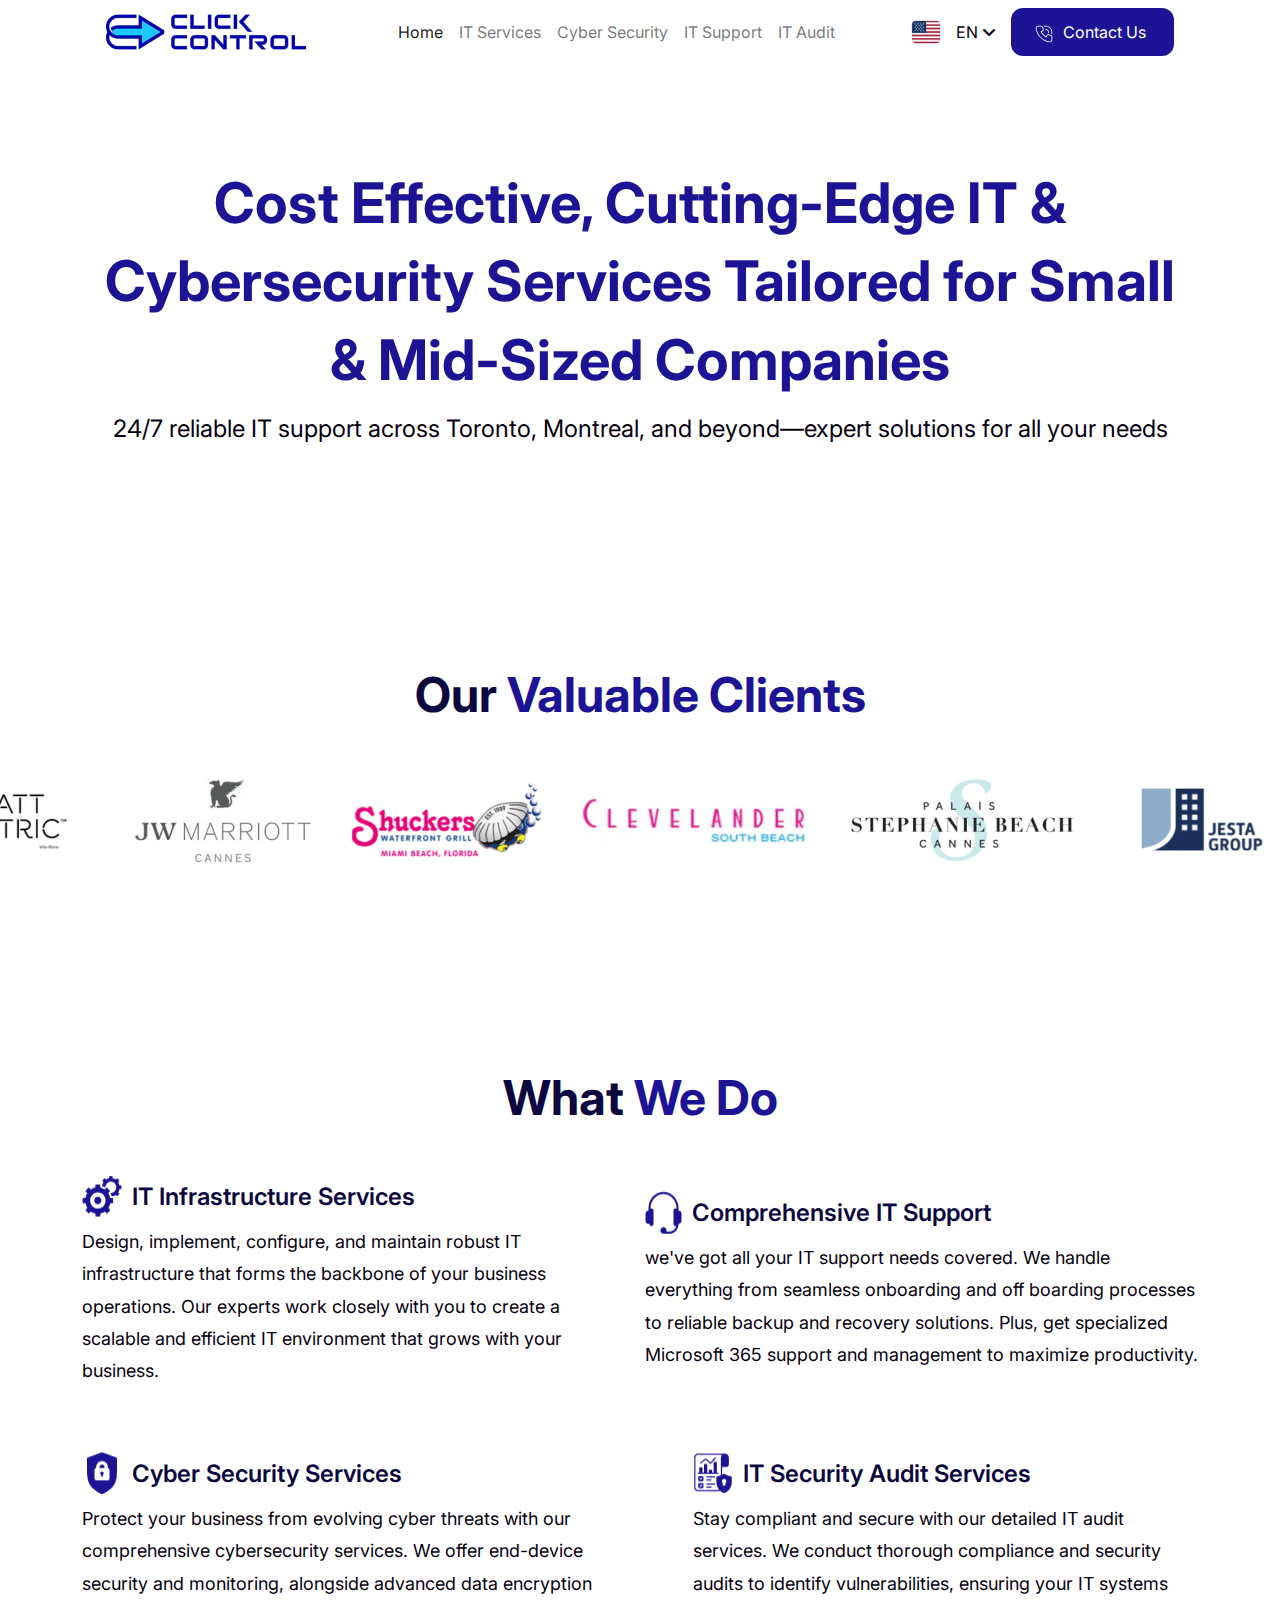
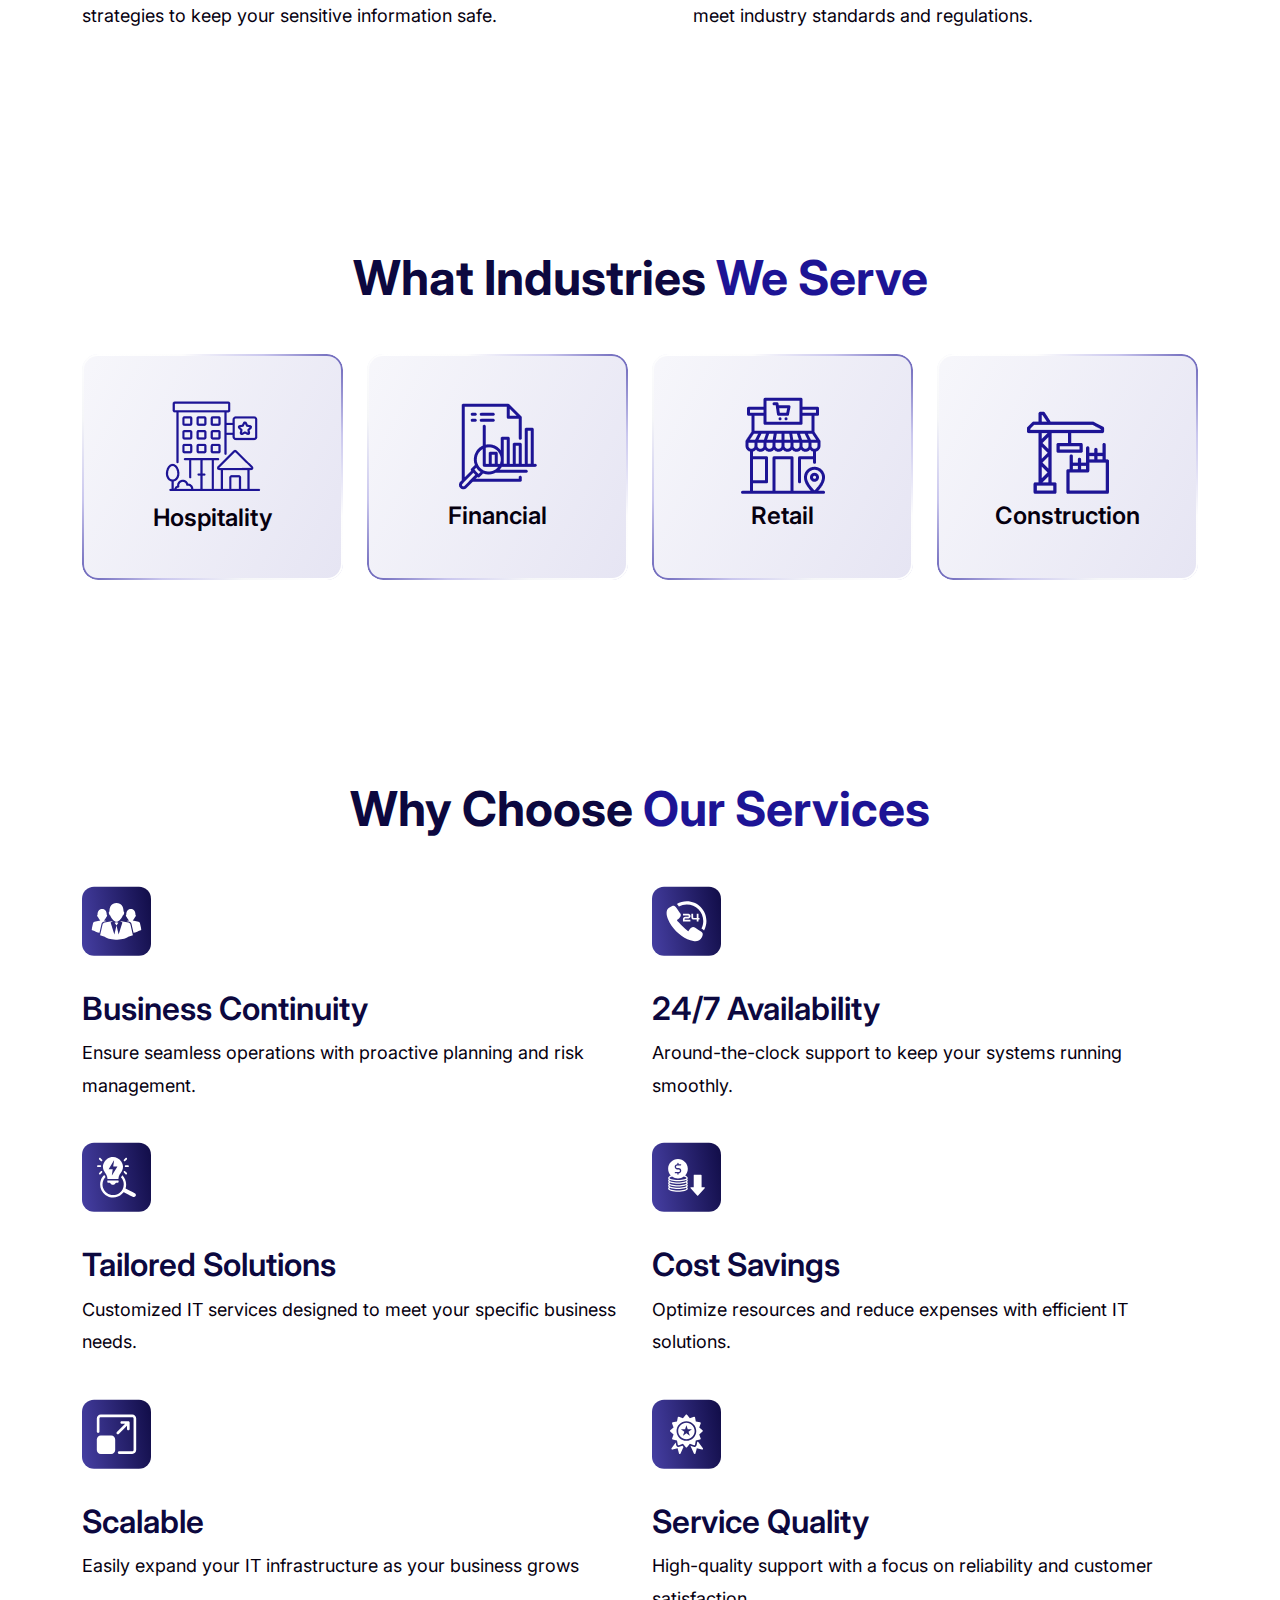
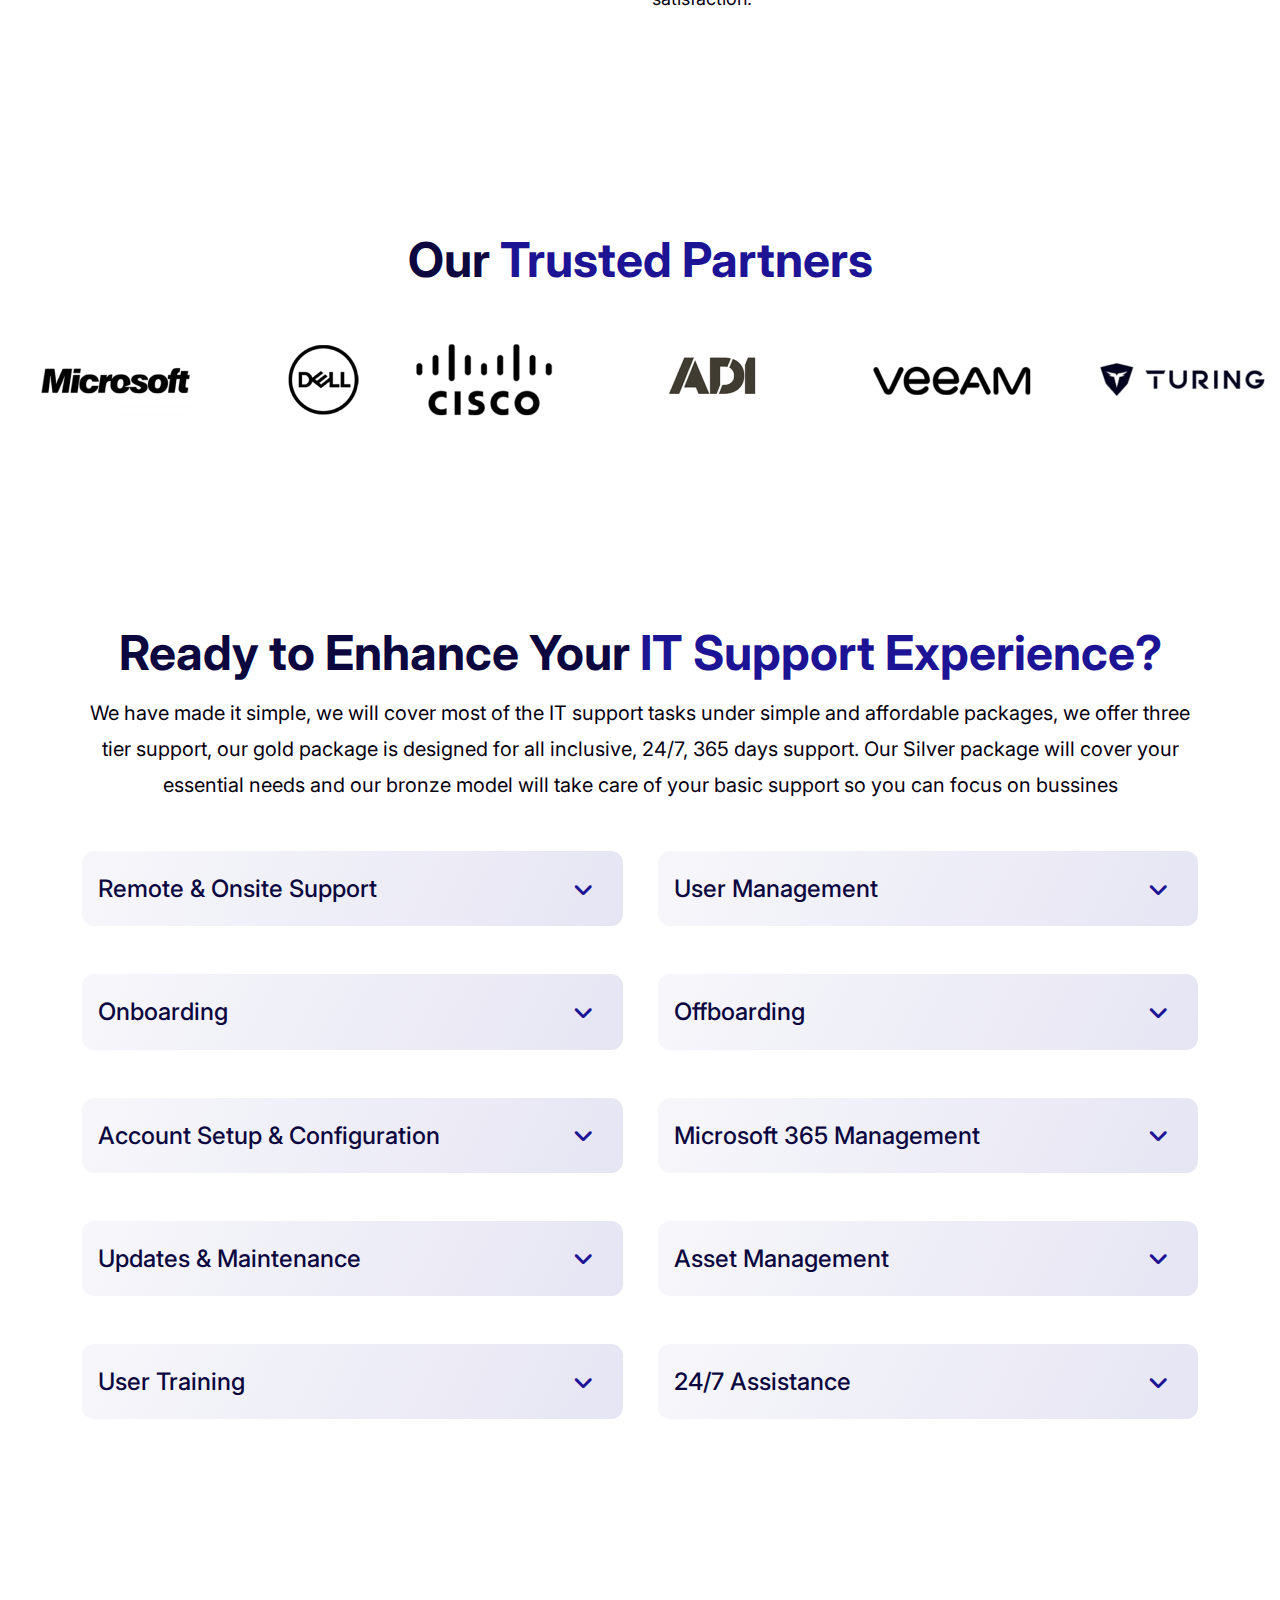
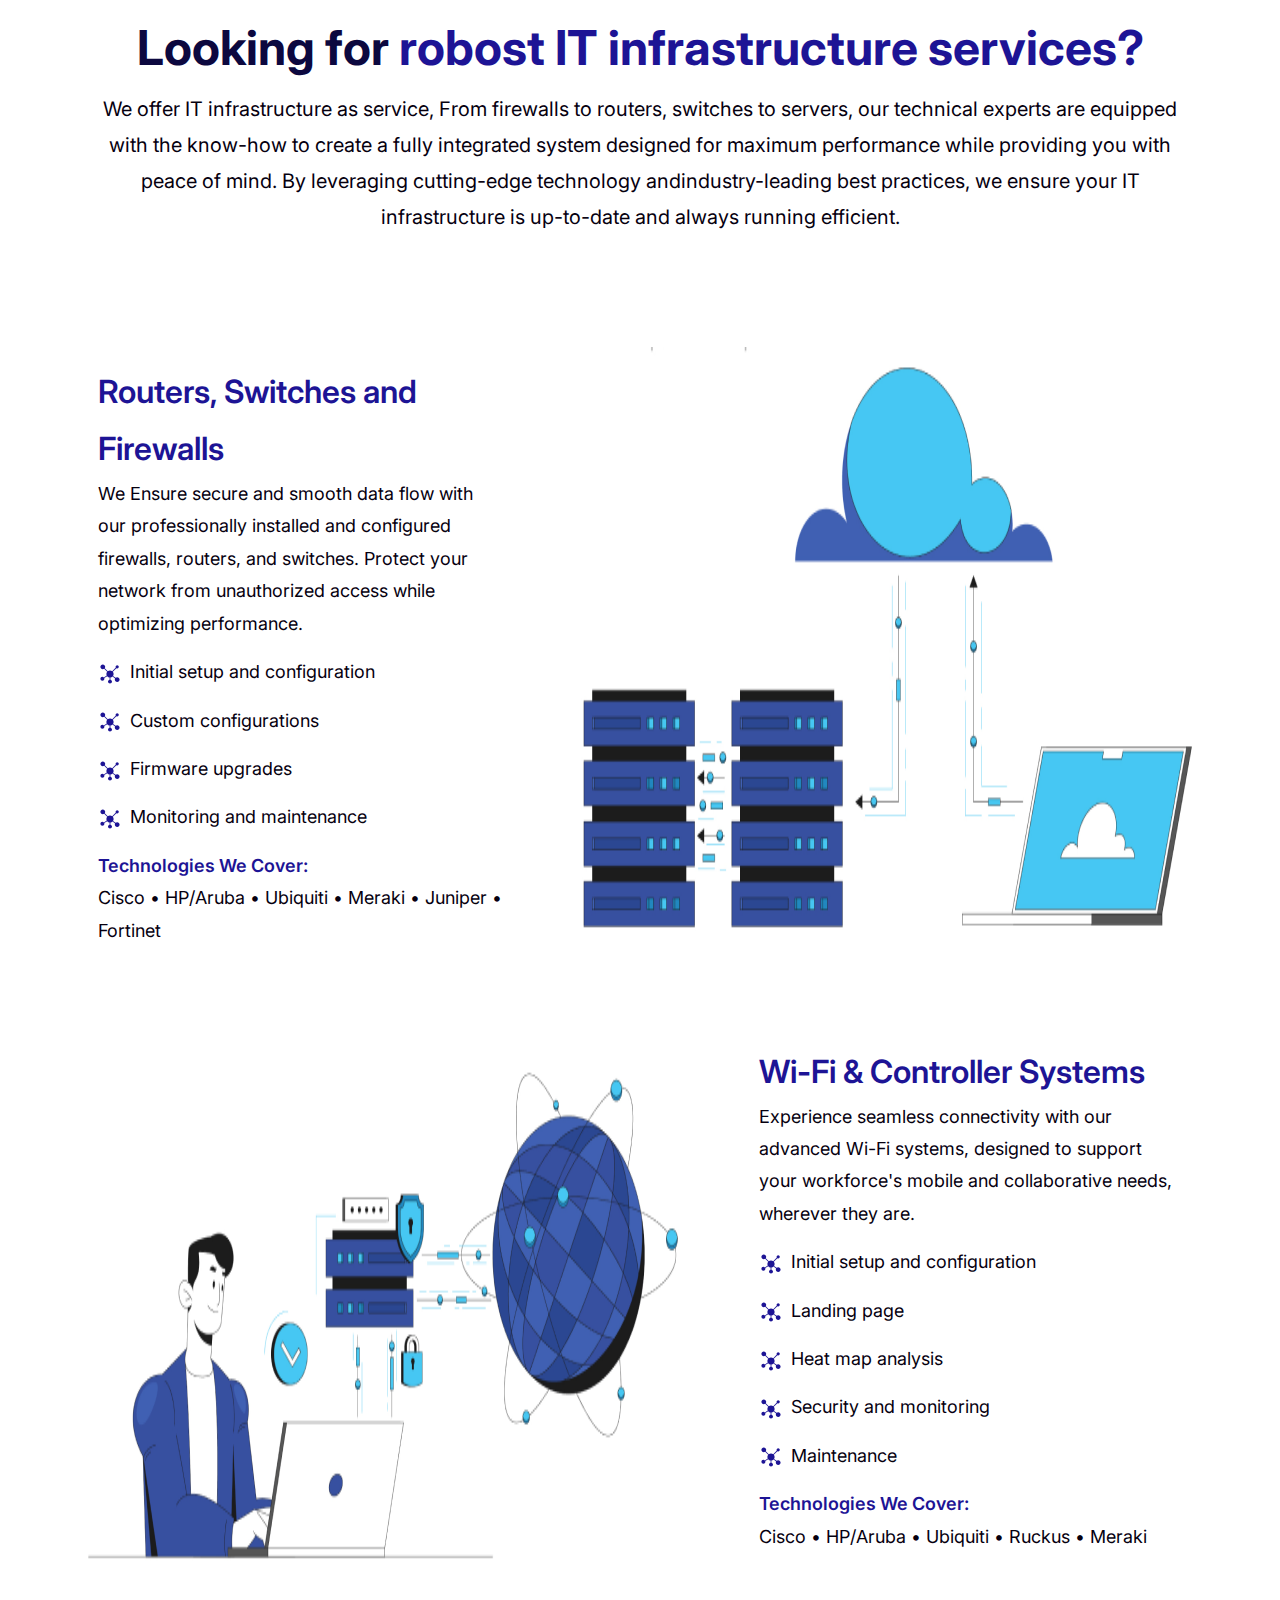
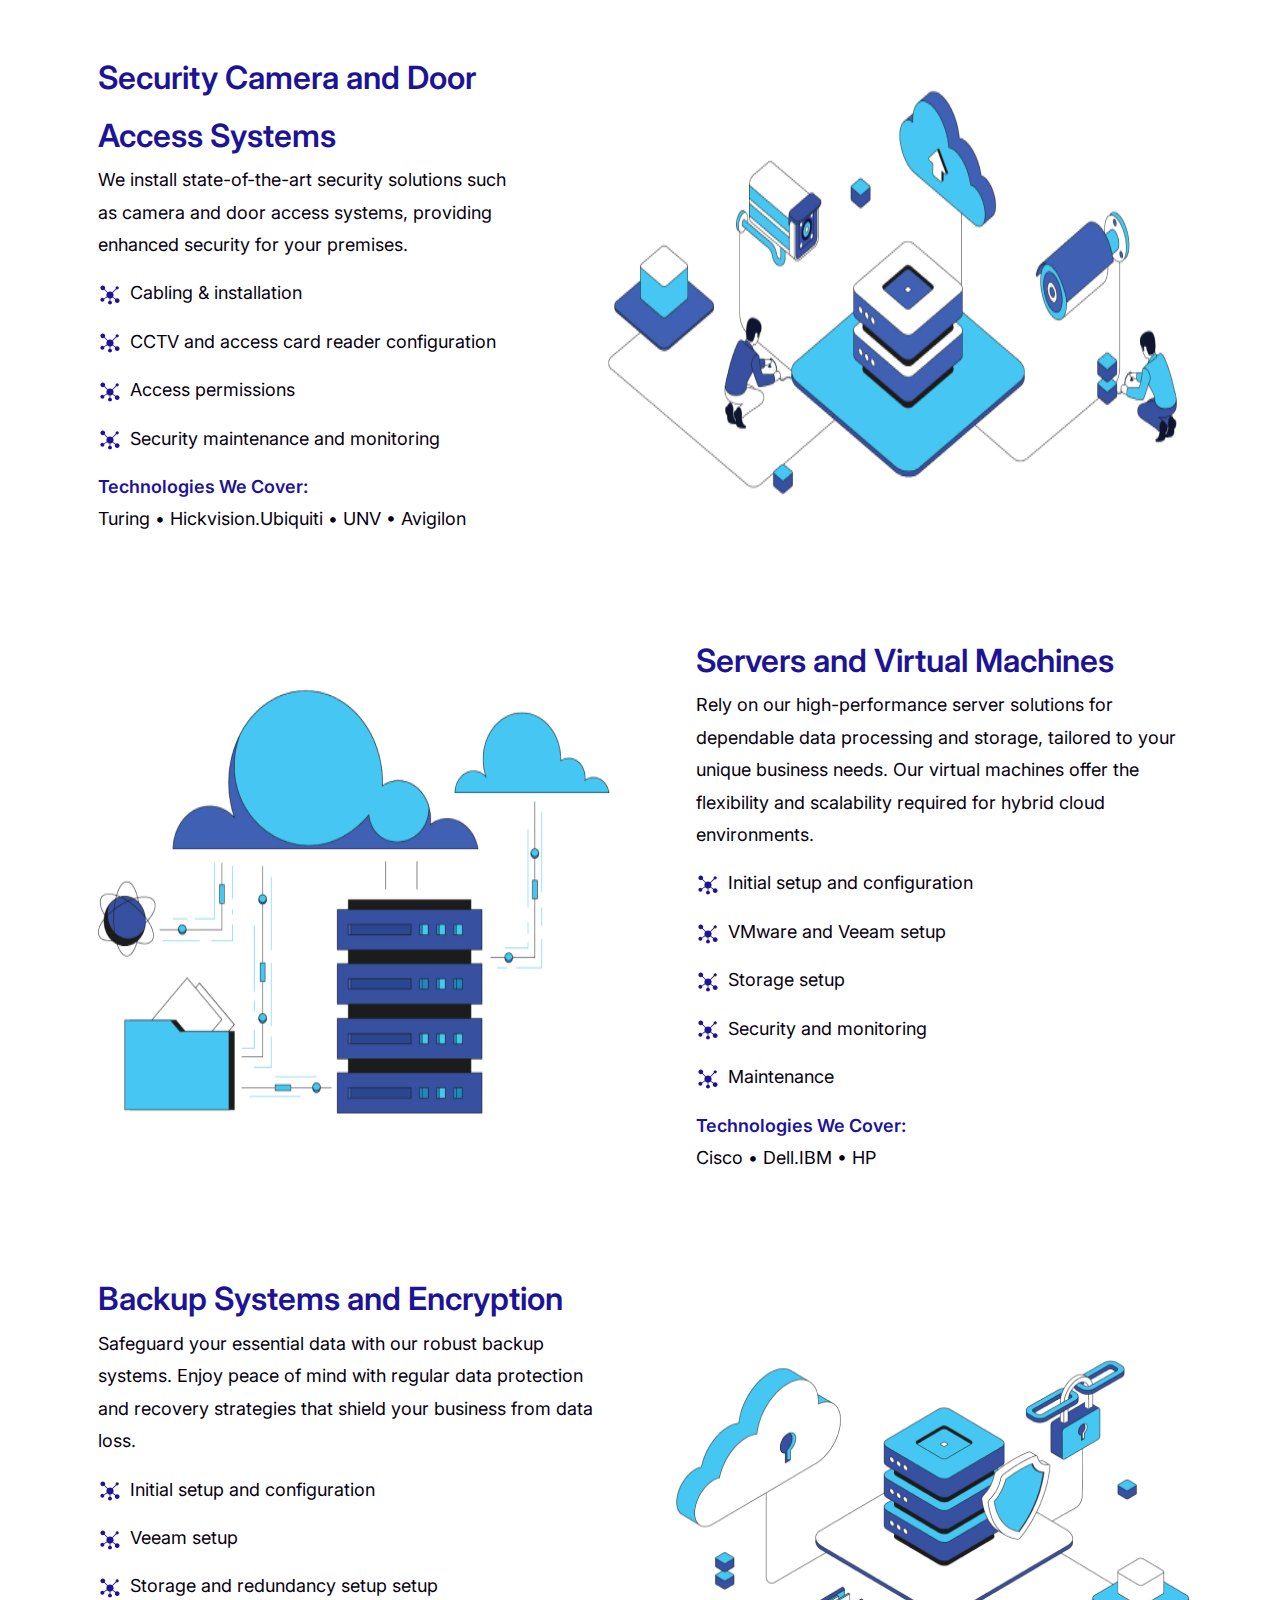
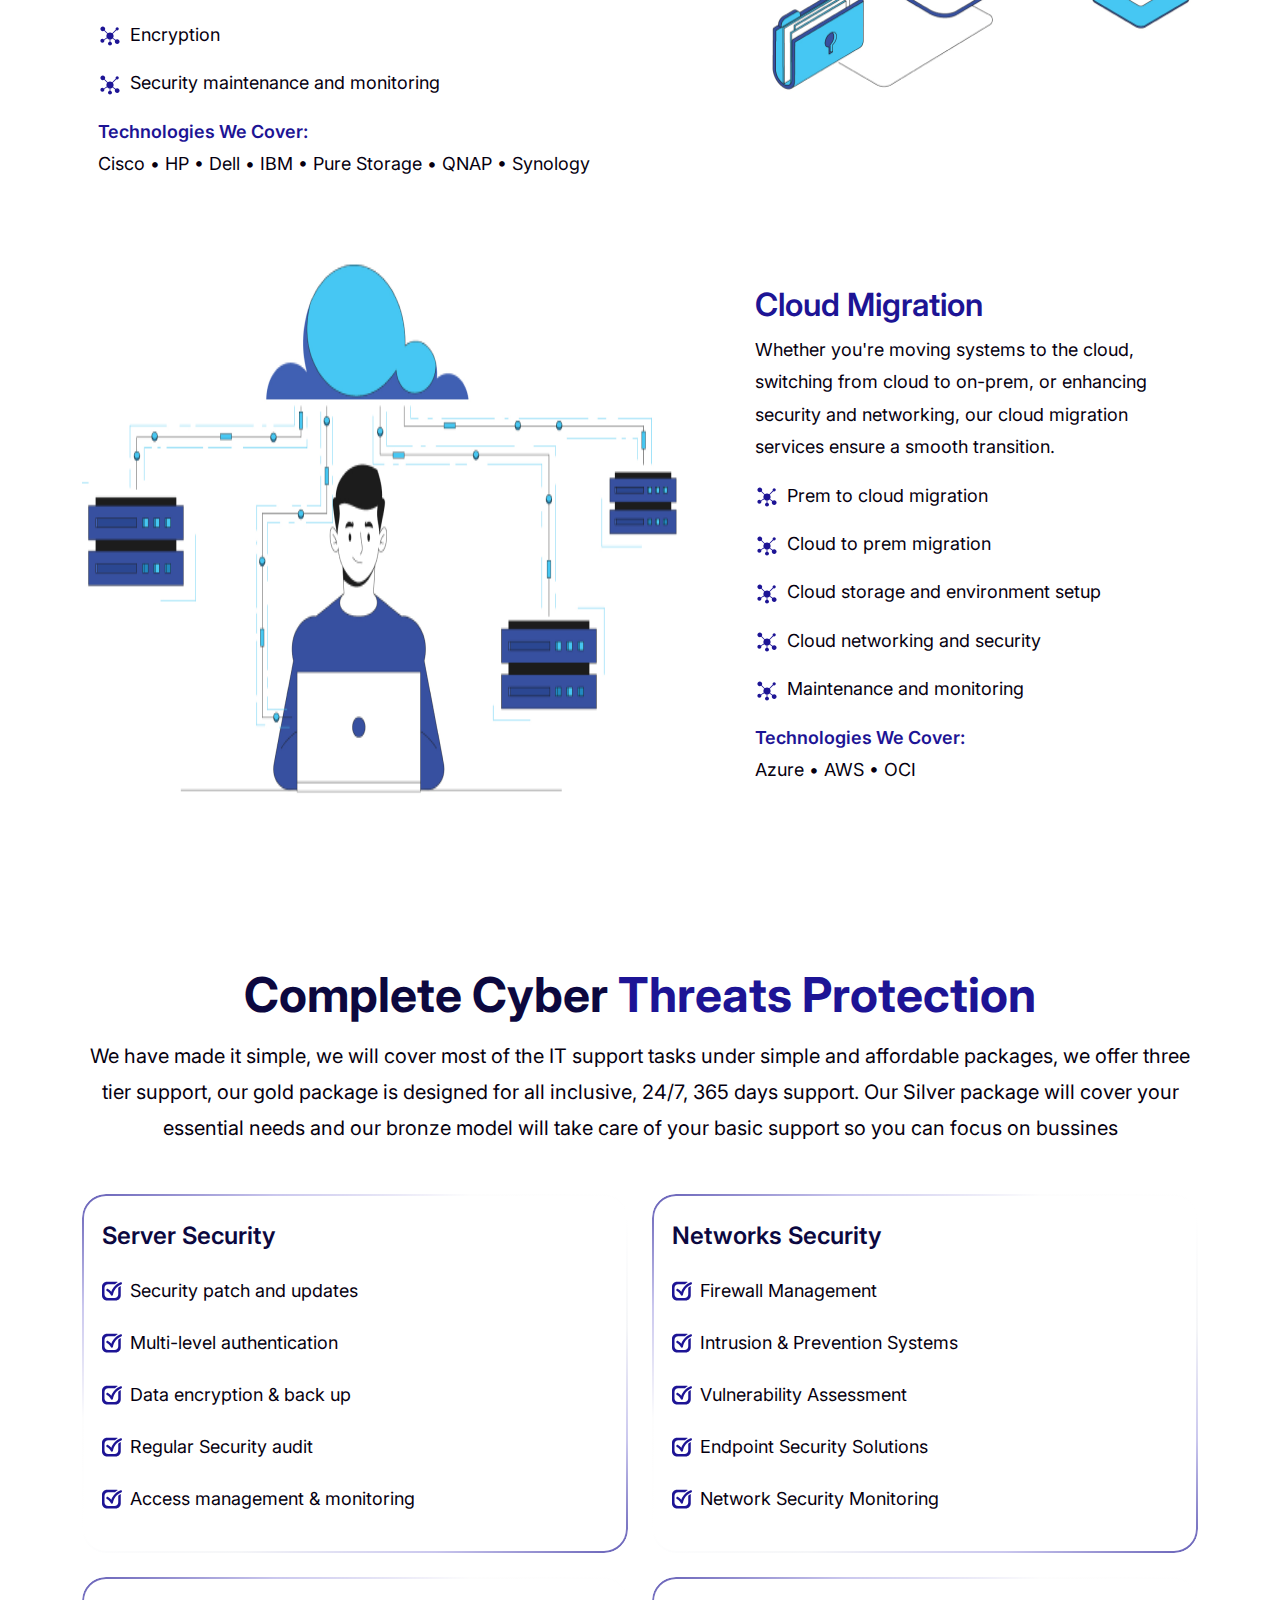
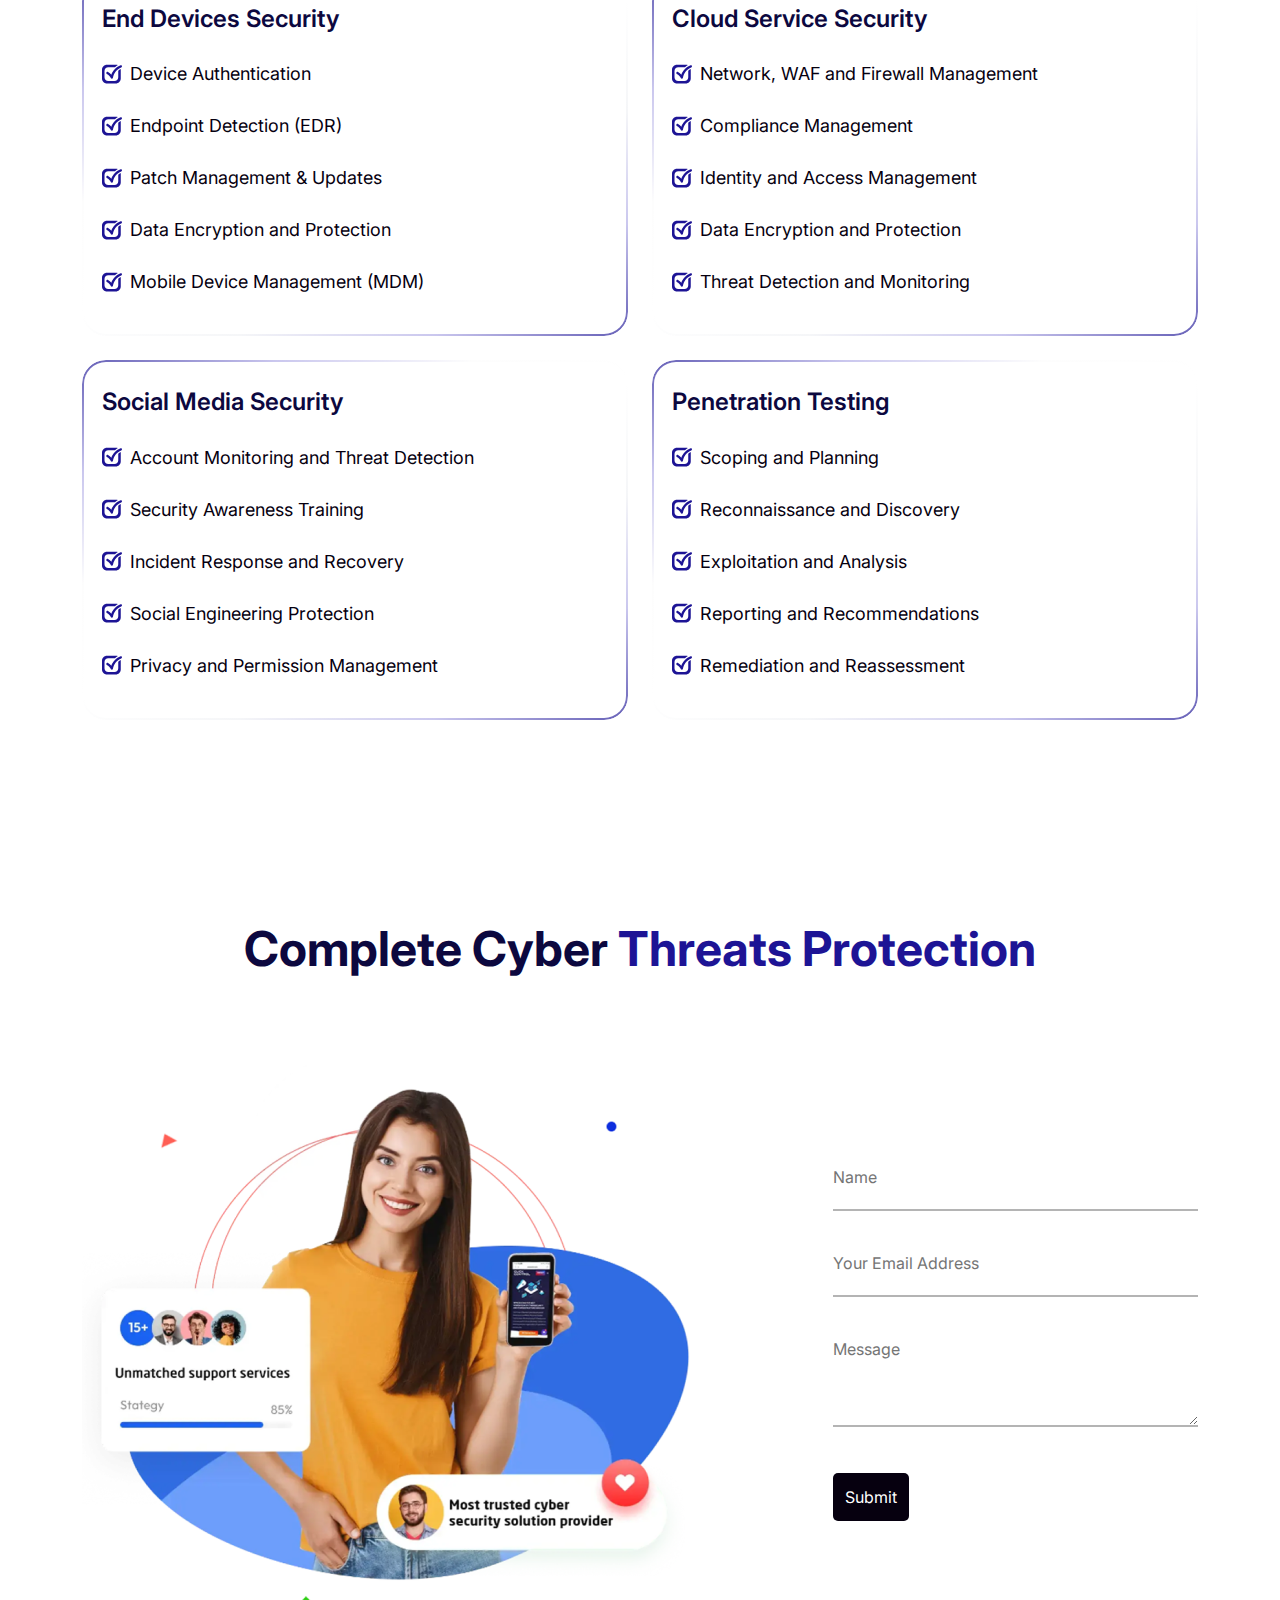
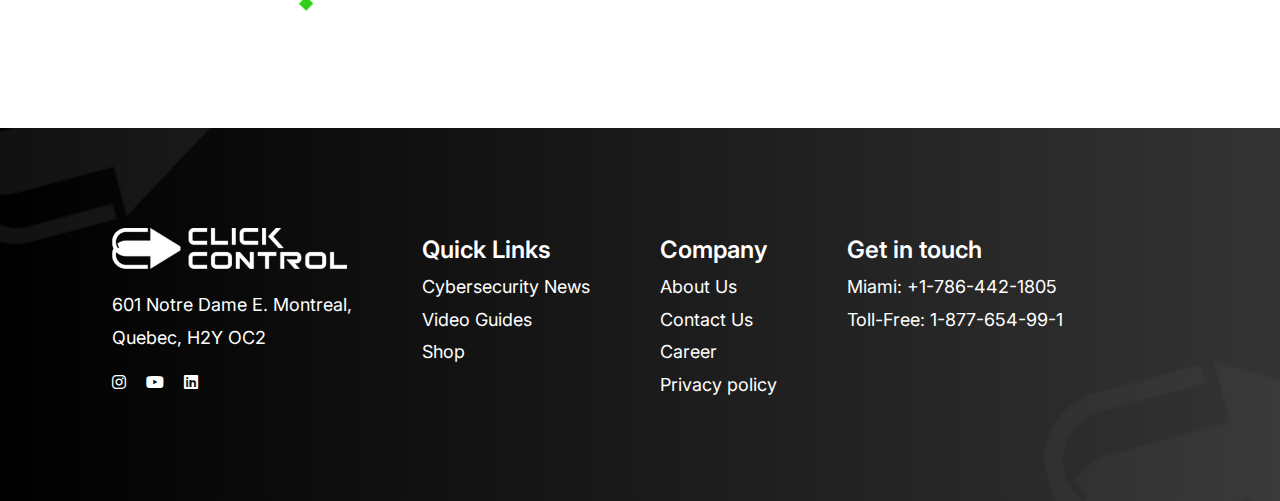
<file: index.html>
<!DOCTYPE html>
<html lang="en">
  <head>
    <meta charset="UTF-8" />
    <meta name="viewport" content="width=device-width, initial-scale=1.0" />
    <!-- head icon -->
    <link rel="icon" href="assetes/img/home/logo/logo.png" sizes="192x192" />
    <!-- fontawesome -->
    <link rel="stylesheet" href="assetes/css/all.min.css" />
    <!-- bootstrap -->
    <link rel="stylesheet" href="assetes/css/bootstrap/bootstrap.min.css" />
    <!-- main css -->
    <link rel="stylesheet" href="assetes/css/style.css" />
    <!-- responsive -->
    <link rel="stylesheet" href="assetes/css/responsive.css" />
    <title>Cybersecurity</title>
  </head>
  <body>
    <!-- navber -->
    <header class="header-area">
      <div class="container">
        <div class="row">
          <div class="col-xxl-12">
            <nav class="navbar navbar-expand-lg navbar-light">
              <div class="container-fluid navbar_sm">
                <!-- Left Side Logo -->
                <a class="navbar-brand" href="index.html">
                  <img src="assetes/img/home/logo/logo.png" alt="Logo" />
                </a>
                <!-- Toggler for Mobile View -->
                <button
                  class="navbar-toggler"
                  type="button"
                  data-bs-toggle="collapse"
                  data-bs-target="#navbarContent"
                  aria-controls="navbarContent"
                  aria-expanded="false"
                  aria-label="Toggle navigation"
                >
                  <span class="navbar-toggler-icon"></span>
                </button>

                <div
                  class="collapse navbar-collapse justify-content-center"
                  id="navbarContent"
                >
                  <ul class="navbar-nav">
                    <li class="nav-item">
                      <a class="nav-link active" href="index.html">Home</a>
                    </li>
                    <li class="nav-item">
                      <a class="nav-link" href="it-services.html"
                        >IT Services</a
                      >
                    </li>
                    <li class="nav-item">
                      <a class="nav-link" href="cyber-security.html">Cyber Security</a>
                    </li>
                    <li class="nav-item">
                      <a class="nav-link" href="it-support.html">IT Support</a>
                    </li>
                    <li class="nav-item">
                      <a class="nav-link" href="it-audit.html">IT Audit</a>
                    </li>
                  </ul>
                </div>
                <div class="d-flex signup-desktop">
                  <div
                    class="right-side-nav collapse navbar-collapse"
                    id="navbarContent"
                  >
                    <div class="contact-img">
                      <img src="assetes/img/home/map/map.png" alt="" />
                    </div>
                    <span
                      >EN
                      <i class="fas fa-angle-down"></i>
                    </span>
                    <button class="button-color" type="button">
                      <svg
                        width="18"
                        height="18"
                        viewBox="0 0 18 18"
                        fill="none"
                        xmlns="http://www.w3.org/2000/svg"
                      >
                        <path
                          d="M13.1299 7.68865C13.1293 7.69267 13.1288 7.69663 13.1283 7.70065C13.1031 7.9218 13.2619 8.12159 13.4831 8.14682C13.5019 8.15007 13.521 8.1517 13.54 8.1517C13.7509 8.14631 13.9274 7.99011 13.9583 7.78142C13.9836 7.63321 13.9977 7.48332 14.0006 7.33302C13.9988 5.49281 12.5075 4.00151 10.6673 3.99968C10.5071 4.00319 10.3474 4.01901 10.1896 4.04683L10.341 4.86633C10.4488 4.84706 10.5579 4.83592 10.6673 4.83302C12.0474 4.83454 13.1658 5.95291 13.1673 7.33302C13.1644 7.44247 13.1533 7.55157 13.134 7.65935L13.1299 7.68865ZM9.50032 1.61687C10.2682 1.46062 11.0597 1.46062 11.8276 1.61687C14.9864 2.25952 17.0261 5.34124 16.3835 8.50001C16.3777 8.52819 16.3748 8.55687 16.375 8.58566C16.376 8.81536 16.5631 9.00075 16.7928 8.99968C16.9907 8.99928 17.1609 8.85986 17.2005 8.66603C17.3785 7.78976 17.3785 6.88665 17.2005 6.01033C16.4672 2.39929 12.9453 0.0664766 9.3343 0.799814L9.33171 0.800323C9.10623 0.846913 8.96117 1.0674 9.00776 1.29293C9.0543 1.5184 9.27484 1.66341 9.50032 1.61687ZM15.3052 9.77605C15.1416 9.74513 14.978 9.71013 14.8161 9.67107C14.4738 9.58684 14.1369 9.48252 13.807 9.35857C13.0146 9.05767 12.1224 9.39631 11.7293 10.1471L11.1035 11.3491C9.24631 10.2931 7.71016 8.75325 6.65847 6.89356L7.85313 6.27182C8.60269 5.87753 8.94088 4.98652 8.64171 4.19418C8.51816 3.86368 8.4141 3.52615 8.33007 3.18344C8.28938 3.02068 8.2552 2.85792 8.22428 2.69353C7.9985 1.51209 6.96207 0.659789 5.75927 0.666351H3.19579C2.45783 0.666198 1.75658 0.988413 1.27603 1.54851C0.799248 2.09956 0.587303 2.83152 0.695793 3.55209C1.80673 10.6353 7.36205 16.1919 14.445 17.3045C14.5683 17.3233 14.6929 17.3328 14.8177 17.333C16.21 17.3278 17.3355 16.1968 17.334 14.8045V12.2411C17.3405 11.0377 16.4873 10.0011 15.3052 9.77605ZM16.5006 14.8045C16.5005 15.2998 16.2842 15.7704 15.9082 16.0928C15.5402 16.4111 15.0515 16.5529 14.5703 16.481C7.84769 15.4248 2.57471 10.1512 1.51936 3.4284C1.44744 2.94764 1.58925 2.45951 1.90754 2.09213C2.22996 1.71616 2.70049 1.49979 3.19579 1.49968H5.75927C6.56031 1.49292 7.25219 2.05856 7.40478 2.84495C7.4384 3.02531 7.47721 3.20465 7.52115 3.38287C7.6127 3.75743 7.72659 4.12618 7.86213 4.4872C8.01309 4.8852 7.84428 5.3334 7.46825 5.53289L5.89843 6.34994L5.89706 6.35066C5.69361 6.45691 5.61477 6.70797 5.72102 6.91147C6.91441 9.21153 8.78682 11.0885 11.084 12.2874C11.2881 12.3935 11.5395 12.3146 11.6463 12.1108L12.4683 10.5321C12.6681 10.1569 13.1154 9.9883 13.5132 10.1382C13.8743 10.2745 14.2434 10.3886 14.6183 10.48C14.7955 10.5239 14.974 10.5622 15.1538 10.5947C15.9406 10.7475 16.5068 11.4395 16.5006 12.2411V14.8045Z"
                          fill="white"
                        />
                      </svg>
                      <span>Contact Us</span>
                  </div>
                </div>
              </div>
            </nav>
          </div>
        </div>
      </div>
    </header>

    <!-- banner section -->
    <section class="banner-area">
      <div class="container">
        <div class="banner">
          <h2>
            Cost Effective, Cutting-Edge IT & Cybersecurity Services Tailored
            for Small & Mid-Sized Companies
          </h2>
          <p>
            24/7 reliable IT support across Toronto, Montreal, and beyond—expert
            solutions for all your needs
          </p>
        </div>
      </div>
    </section>

    <!-- Valuable Clients -->
    <section class="clients-area overflow-hidden">
      <div class="row">
        <div class="clients">
          <div class="title">
            <h2>Our <span>Valuable Clients</span></h2>
          </div>
          <div class="clients-images">
            <img src="assetes/img/home/clints/clint1.png" alt="" />
            <img src="assetes/img/home/clints/clint2.png" alt="" />
            <img src="assetes/img/home/clints/clint3.png" alt="" />
            <img src="assetes/img/home/clints/clint4.png" alt="" />
            <img src="assetes/img/home/clints/clint5.png" alt="" />
            <img src="assetes/img/home/clints/clint6.png" alt="" />
            <img src="assetes/img/home/clints/clint7.png" alt="" />
            <img src="assetes/img/home/clints/clint8.png" alt="" />
            <img src="assetes/img/home/clints/clint9.png" alt="" />
          </div>
        </div>
      </div>
    </section>

    <!-- we do -->
    <section class="we-do-section">
      <div class="container">
        <div class="title">
          <h2>What <span>We Do</span></h2>
        </div>
        <div class="row g-5">
          <div class="d-flex we-do">
            <div class="we-do-area">
              <div class="we-do-title d-flex">
                <img src="assetes/img/home/we-do/service.png" alt="we-do" />
                <h4>IT Infrastructure Services</h4>
              </div>
              <p class="we-do-description">
                Design, implement, configure, and maintain robust IT
                infrastructure that forms the backbone of your business
                operations. Our experts work closely with you to create a
                scalable and efficient IT environment that grows with your
                business.
              </p>
            </div>
            <div class="we-do-area">
              <div class="we-do-title d-flex">
                <img src="assetes/img/home/we-do/Vector.png" alt="we-do" />
                <h4>Comprehensive IT Support</h4>
              </div>
              <p class="we-do-description">
                we've got all your IT support needs covered. We handle
                everything from seamless onboarding and off boarding processes
                to reliable backup and recovery solutions. Plus, get specialized
                Microsoft 365 support and management to maximize productivity.
              </p>
            </div>
          </div>
          <div class="d-flex we-do">
            <div class="we-do-area">
              <div class="we-do-title d-flex">
                <img src="assetes/img/home/we-do/security.png" alt="we-do" />
                <h4>Cyber Security Services</h4>
              </div>
              <p class="we-do-description">
                Protect your business from evolving cyber threats with our
                comprehensive cybersecurity services. We offer end-device
                security and monitoring, alongside advanced data encryption
                strategies to keep your sensitive information safe.
              </p>
            </div>
            <div class="we-do-area">
              <div class="we-do-title d-flex">
                <img src="assetes/img/home/we-do/audit-security.png" alt="we-do" />
                <h4>IT Security Audit Services</h4>
              </div>
              <p class="we-do-description">
                Stay compliant and secure with our detailed IT audit services.
                We conduct thorough compliance and security audits to identify
                vulnerabilities, ensuring your IT systems meet industry
                standards and regulations.
              </p>
            </div>
          </div>
        </div>
      </div>
    </section>

    <!-- What Industries We Serve -->
    <section class="we-serve-section overflow-hidden">
      <div class="container">
        <div class="title">
          <h2>What Industries <span>We Serve</span></h2>
        </div>
        <div class="we-serve d-flex">
            <div class="gradient-border on-card">
              <div class="content">
                <div class="we-serve-img">
                  <img src="assetes/img/home/we-serve/lodgings1.png" alt="" />
                </div>
                <span>Hospitality</span>
              </div>
            </div>
            <div class="gradient-border">
              <div class="content">
                <div class="we-serve-img">
                  <img src="assetes/img/home/we-serve/financial2.png" alt="" />
                </div>
                <span>Financial</span>
              </div>
            </div>
            <div class="gradient-border">
              <div class="content">
                <div class="we-serve-img">
                  <img src="assetes/img/home/we-serve/retail3.png" alt="" />
                </div>
                <span>Retail</span>
              </div>
            </div>
            <div class="gradient-border">
              <div class="content">
                <div class="we-serve-img">
                  <img src="assetes/img/home/we-serve/construction4.png" alt="" />
                </div>
                <span>Construction</span>
              </div>
            </div>
          </div>
      </div>
    </section>

    <!-- Why Choose Our Services -->
    <section class="our-services-section overflow-hidden">
      <div class="container">
        <div class="title">
            <h2>Why Choose <span>Our Services</span></h2>
          </div>
        <div class="row">         
          <div class="our-service-card">
            <!-- card 1 -->
            <div class="single-service-card">
              <svg
                width="69"
                height="70"
                viewBox="0 0 69 70"
                fill="none"
                xmlns="http://www.w3.org/2000/svg"
              >
                <rect
                  y="0.796875"
                  width="69"
                  height="69"
                  rx="12"
                  fill="url(#paint0_linear_5303_2514)"
                />
                <g clip-path="url(#clip0_5303_2514)">
                  <path
                    d="M48.4534 38.4734C48.3479 38.0109 48.0922 37.5742 47.6882 37.2214C47.2822 36.8712 46.7864 36.6599 46.2724 36.5822L38.0089 34.9832L40.3997 36.5699L36.6254 48.4009L34.5002 39.6129L32.3739 48.4012L28.6014 36.5702L30.9912 34.9834L22.7277 36.5824C22.2137 36.6602 21.7182 36.8712 21.3117 37.2217C20.9077 37.5744 20.6517 38.0112 20.5467 38.4737L18.0967 49.2352L22.7184 50.8389C24.2527 52.4339 28.5477 53.6072 33.6989 53.7189H35.3009C40.4522 53.6074 44.7467 52.4339 46.2814 50.8389L50.9034 49.2352L48.4534 38.4734Z"
                    fill="white"
                  />
                  <path
                    d="M34.5 36.1847L32.5952 36.8667L34.5 39.613L36.4053 36.8667L34.5 36.1847ZM41.5723 25.5875C41.5723 20.7032 39.5623 16.8755 34.5 16.8755C29.4373 16.8755 27.4282 20.7035 27.4282 25.5875C26.8988 25.8637 26.551 26.512 27.071 27.9012C27.3333 28.5987 27.7955 29.1832 28.1877 29.4892C29.6305 33.0812 32.4678 35.8542 34.5 35.8542C36.5322 35.8542 39.3698 33.0812 40.8118 29.4892C41.2045 29.1832 41.666 28.5985 41.929 27.9012C42.449 26.5117 42.1015 25.8637 41.5723 25.5875ZM17.489 46.7807C15.13 46.502 13.2705 45.8645 12.4968 45.0605L9.5 44.0205L11.0885 37.0432C11.1567 36.7435 11.323 36.46 11.5847 36.2317C11.8455 36.0097 12.1638 35.866 12.5027 35.8172L18.3065 34.488C17.4333 33.7412 16.5855 32.5702 16.0433 31.218C15.7888 31.02 15.489 30.641 15.3187 30.1885C14.9812 29.2882 15.2067 28.868 15.5503 28.6885C15.5503 25.522 16.8523 23.0402 20.135 23.0402H20.1357C23.4177 23.0402 24.7205 25.522 24.7205 28.6885C25.064 28.868 25.2895 29.2882 24.9525 30.1885C24.782 30.641 24.4823 31.02 24.2277 31.218C23.6855 32.57 22.8375 33.741 21.9645 34.488L24.5308 35.076L22.533 35.4622C21.7955 35.5772 21.1163 35.8885 20.5642 36.3652C19.9905 36.8665 19.6005 37.508 19.4377 38.221L17.489 46.7807ZM57.9115 37.043C57.8428 36.7432 57.677 36.4597 57.4152 36.2315C57.1522 36.0045 56.831 35.867 56.4972 35.817L50.6937 34.4877C51.567 33.741 52.4145 32.57 52.9575 31.2177C53.2122 31.0197 53.5112 30.6407 53.6815 30.1882C54.019 29.288 53.7935 28.8677 53.4502 28.6882C53.4502 25.5217 52.1467 23.04 48.8645 23.04C45.582 23.04 44.2793 25.5217 44.2793 28.6882C43.9363 28.8677 43.7105 29.288 44.048 30.1882C44.2178 30.6407 44.5175 31.0197 44.772 31.2177C45.3148 32.5697 46.1625 33.7407 47.0358 34.4877L44.469 35.0757L46.4668 35.462C47.2038 35.577 47.8835 35.8882 48.4308 36.3605C49.0093 36.866 49.3985 37.5077 49.5612 38.2197L51.5103 46.7807C53.8693 46.502 55.7288 45.8645 56.5028 45.0605L59.4992 44.0205L57.9115 37.043Z"
                    fill="white"
                  />
                </g>
                <defs>
                  <linearGradient
                    id="paint0_linear_5303_2514"
                    x1="75.5041"
                    y1="-4.51081"
                    x2="-14.8798"
                    y2="8.99255"
                    gradientUnits="userSpaceOnUse"
                  >
                    <stop stop-color="#0C083F" />
                    <stop offset="1" stop-color="#4A43AA" />
                  </linearGradient>
                  <clipPath id="clip0_5303_2514">
                    <rect
                      width="50"
                      height="50"
                      fill="white"
                      transform="translate(9.5 10.2969)"
                    />
                  </clipPath>
                </defs>
              </svg>
              <h4>Business Continuity</h4>
              <p>
                Ensure seamless operations with proactive planning and risk
                management.
              </p>
            </div>
            <!-- card 2 -->
            <div class="single-service-card">
              <svg
                width="69"
                height="70"
                viewBox="0 0 69 70"
                fill="none"
                xmlns="http://www.w3.org/2000/svg"
              >
                <rect
                  y="0.796875"
                  width="69"
                  height="69"
                  rx="12"
                  fill="url(#paint0_linear_5303_2522)"
                />
                <path
                  d="M49.3772 45.8427C47.2368 44.3945 45.0871 42.9601 42.9282 41.5397C42.3606 41.1676 41.7653 40.9832 41.159 40.9904C40.5008 40.9989 39.8688 41.2319 39.2795 41.6834L39.185 41.7556C38.9198 41.957 38.6193 42.1854 38.3647 42.5037C37.6632 43.3813 36.9758 44.2699 36.3027 45.1694C36.1624 45.0755 36.0234 44.9794 35.886 44.8813C32.5562 42.5057 29.4659 39.6333 26.4373 36.1C25.9779 35.5639 25.5586 34.9975 25.1143 34.3984L24.8774 34.0788C25.6777 33.4693 26.4565 32.8321 27.2123 32.1684C27.5949 31.8337 27.9487 31.415 28.324 30.8507C29.0033 29.8295 29.0348 28.6522 28.41 27.6186C28.0957 27.0982 27.7459 26.6106 27.4079 26.1381L26.7097 25.161C25.7271 23.7779 24.7348 22.4017 23.7329 21.0325C22.9454 19.9622 21.9755 19.7476 21.3002 19.7561C20.9302 19.7646 20.5635 19.828 20.2121 19.9444C18.8117 20.3933 17.6692 21.2189 16.7091 21.9578C14.991 23.2795 14.6813 25.2115 14.5973 26.5503C14.4568 28.7881 15.1131 30.8028 15.7975 32.6744C16.6795 35.0861 17.9402 37.4735 19.5441 39.7704C22.278 43.6849 25.6223 47.0482 29.4836 49.7658C33.4474 52.5555 37.3219 54.2762 41.3296 55.0269C42.0534 55.1628 42.7596 55.2271 43.4296 55.2185C44.5694 55.2092 45.6957 54.9701 46.741 54.5157L46.7975 54.4908L46.85 54.4593C46.9011 54.4293 46.9527 54.4002 47.0048 54.372C47.1584 54.2873 47.333 54.1915 47.5095 54.055C49.3713 52.6159 50.1811 50.5605 50.628 49.1404C51.0263 47.8718 50.5591 46.6394 49.3772 45.8427Z"
                  fill="white"
                />
                <path
                  d="M33.4321 32.3831H36.0545C36.4279 32.3831 36.7691 32.326 37.0677 32.2131C37.3567 32.1073 37.6209 31.9434 37.8441 31.7314C38.0573 31.526 38.224 31.278 38.3395 30.9945C38.4544 30.7136 38.5121 30.4038 38.5121 30.0751C38.5121 29.7541 38.4583 29.451 38.3513 29.1747C38.245 28.897 38.078 28.6465 37.8624 28.4416C37.6367 28.2327 37.3714 28.0711 37.0821 27.9665C36.7803 27.8536 36.4311 27.7966 36.0453 27.7966H31.0151V29.5619H36.0453C36.2645 29.5619 36.4266 29.615 36.5414 29.7253C36.653 29.8322 36.7074 29.9858 36.7074 30.1945C36.7074 30.4006 36.653 30.5515 36.5407 30.6545C36.4226 30.7635 36.2605 30.8166 36.0459 30.8166H33.4334C32.6433 30.8166 32.0284 31.0128 31.6044 31.3994C31.1746 31.7918 30.9561 32.3824 30.9561 33.1548V35.5226H38.394V33.7573H32.6518V33.0656C32.6505 32.7276 32.7437 32.3831 33.4321 32.3831ZM46.4915 31.8791V27.7959H44.7261V31.8791H41.9876C41.6752 31.8791 41.4495 31.8187 41.3156 31.6993C41.1922 31.5897 41.1266 31.3541 41.1266 31.0181V27.7959H39.3613V31.0279C39.3613 31.9001 39.5962 32.5544 40.0602 32.9731C40.5163 33.3852 41.1647 33.5945 41.9876 33.5945H44.7255V35.5219H46.4908V33.5945H47.5336V31.8784L46.4915 31.8791Z"
                  fill="white"
                />
                <path
                  d="M34.7777 15.3745C31.2711 15.3691 27.828 16.309 24.8105 18.0953C25.2703 18.4565 25.6781 18.8791 26.0226 19.3514L26.8935 20.5445C29.3093 19.2183 32.0218 18.5256 34.7777 18.5311C43.874 18.5311 51.266 25.9231 51.266 35.0194C51.266 37.7021 50.6222 40.2398 49.4731 42.4809L50.9628 43.4844C51.3533 43.7462 51.7133 44.051 52.0357 44.3933C53.6054 41.5185 54.426 38.2948 54.4219 35.0194C54.4225 24.1867 45.6104 15.3745 34.7777 15.3745Z"
                  fill="white"
                />
                <defs>
                  <linearGradient
                    id="paint0_linear_5303_2522"
                    x1="75.5041"
                    y1="-4.51081"
                    x2="-14.8798"
                    y2="8.99255"
                    gradientUnits="userSpaceOnUse"
                  >
                    <stop stop-color="#0C083F" />
                    <stop offset="1" stop-color="#4A43AA" />
                  </linearGradient>
                </defs>
              </svg>
              <h4>24/7 Availability</h4>
              <p>
                Around-the-clock support to keep your systems running smoothly.
              </p>
            </div>
            <!-- card 3 -->
            <div class="single-service-card">
              <svg
                width="69"
                height="70"
                viewBox="0 0 69 70"
                fill="none"
                xmlns="http://www.w3.org/2000/svg"
              >
                <rect
                  y="0.796875"
                  width="69"
                  height="69"
                  rx="12"
                  fill="url(#paint0_linear_5303_2531)"
                />
                <path
                  d="M52.6781 51.1783C51.2344 50.4564 49.8563 49.7346 48.4125 49.0127L43.5562 46.5189L43.6219 46.3221C45 41.4658 43.6219 36.4783 40.3406 33.1971L40.1437 33.4596C39.75 34.0502 39.3562 34.7064 38.9625 35.2971C40.0125 36.4127 40.8 37.7908 41.2594 39.2346C42.1125 41.9252 41.85 44.8783 40.5375 47.4377C39.1594 49.9971 36.8625 51.9002 34.0406 52.6877C33.1219 52.9502 32.1375 53.0814 31.1531 53.0814C26.5594 53.0814 22.4906 50.1283 21.0469 45.7314C20.1281 43.0408 20.3906 40.1533 21.7031 37.5939C22.1625 36.6096 22.8187 35.7564 23.5406 35.0346C23.2125 34.4439 22.8187 33.9189 22.425 33.3283L22.2281 33.0658C22.2281 33.0002 22.1625 33.0002 22.1625 32.9346C21.1781 33.8533 20.3906 34.9033 19.7344 36.0846C16.65 41.9252 18.1594 49.0127 23.3437 52.9502C25.5094 54.5908 28.3312 55.5096 31.1531 55.5096C35.2219 55.5096 39.0281 53.6064 41.5875 50.3252L41.7188 50.1283L41.9156 50.2596C41.9812 50.2596 41.9813 50.3252 42.0469 50.3252C42.1125 50.3908 42.1781 50.4564 42.3094 50.5221C45.1313 51.9658 47.9531 53.4096 50.7094 54.8533C51.0375 55.0502 51.4312 55.1158 51.7594 55.1158C52.5469 55.1158 53.2031 54.7221 53.5969 54.0002C54.2531 52.9502 53.7938 51.7689 52.6781 51.1783Z"
                  fill="white"
                />
                <path
                  d="M25.3773 38.5126H36.468C36.9273 40.4157 36.7305 40.8095 34.8273 40.8095C34.0398 40.8095 33.5805 41.0063 33.1211 41.7282C32.268 43.172 29.5117 43.1063 28.7242 41.6626C28.3305 40.9407 27.8055 40.8095 27.1492 40.8095C25.3117 40.7438 25.1805 40.6126 25.3773 38.5126ZM19.2086 24.1407C19.2086 23.6813 18.8148 23.222 18.2898 23.222H15.993C15.5336 23.222 15.0742 23.6157 15.0742 24.1407C15.0742 24.6001 15.468 25.0595 15.993 25.0595H18.2898C18.8148 24.9938 19.2086 24.6001 19.2086 24.1407ZM18.8148 29.2595L17.1742 30.9001C16.9773 31.097 16.9117 31.2938 16.9117 31.5563C16.9117 31.8188 16.9773 32.0157 17.1742 32.2126C17.3711 32.4095 17.568 32.4751 17.8305 32.4751C18.093 32.4751 18.2898 32.4095 18.4867 32.2126L20.1273 30.572C20.4555 30.2438 20.4555 29.6532 20.1273 29.3251C19.7336 28.9313 19.143 28.9313 18.8148 29.2595ZM18.4211 16.0688C18.093 15.8063 17.5023 15.8063 17.1742 16.0688C17.043 16.2657 16.9117 16.4626 16.9117 16.7251C16.9117 16.9876 16.9773 17.1845 17.1742 17.3813L18.8148 19.022C19.0117 19.2188 19.2086 19.2845 19.4711 19.2845C19.7336 19.2845 19.9305 19.2188 20.1273 19.022C20.3242 18.8251 20.3898 18.6282 20.3898 18.3657C20.3898 18.1032 20.3242 17.9063 20.1273 17.7095L18.4211 16.0688ZM45.9836 23.222H43.6867C43.2273 23.222 42.768 23.6157 42.768 24.1407C42.768 24.6001 43.1617 25.0595 43.6867 25.0595H45.9836C46.443 25.0595 46.9023 24.6657 46.9023 24.1407C46.9023 23.6157 46.5086 23.222 45.9836 23.222ZM43.0961 29.2595C42.768 28.9313 42.1773 28.9313 41.8492 29.2595C41.5211 29.5876 41.5211 30.1782 41.8492 30.5063L43.4898 32.147C43.6867 32.3438 43.8836 32.4095 44.1461 32.4095C44.4086 32.4095 44.6055 32.3438 44.8023 32.147C44.9992 31.9501 45.0648 31.7532 45.0648 31.4907C45.0648 31.2282 44.9992 31.0313 44.8023 30.8345L43.0961 29.2595ZM42.5055 19.2845C42.768 19.2845 42.9648 19.2188 43.1617 19.022L44.8023 17.3813C44.9992 17.1845 45.0648 16.9876 45.0648 16.7251C45.0648 16.4626 44.9992 16.2657 44.8023 16.0688C44.4742 15.7407 43.8836 15.7407 43.5555 16.0688L41.9148 17.7095C41.5867 18.0376 41.5867 18.6282 41.9148 18.9563C42.0461 19.1532 42.243 19.2845 42.5055 19.2845ZM35.2867 24.6657L30.0367 33.2626C29.9711 33.3938 29.7742 33.3282 29.8398 33.197L30.693 27.4876C30.693 27.422 30.6273 27.3563 30.5617 27.3563H26.7555C26.6898 27.3563 26.6242 27.2251 26.6242 27.1595L31.8742 18.5626C31.9398 18.4313 32.1367 18.497 32.0711 18.6282L31.218 24.3376C31.218 24.4032 31.2836 24.4688 31.3492 24.4688H35.1555C35.2867 24.4688 35.3523 24.6001 35.2867 24.6657ZM39.3555 19.6782C39.2898 19.6126 39.2898 19.547 39.2242 19.4813C37.3211 16.7251 34.1055 15.0845 30.9555 15.0845H30.8898C28.9211 15.0845 26.9523 15.7407 25.3117 16.8563C25.1148 16.9876 24.918 17.1188 24.7867 17.2501C24.6555 17.3813 24.4586 17.5782 24.2617 17.7095C24.0648 17.9063 23.868 18.0376 23.7367 18.2345C23.5398 18.4313 23.4086 18.6282 23.2117 18.8251C23.1461 18.8907 23.0805 19.022 22.9492 19.0876C22.8836 19.2188 22.818 19.2845 22.7523 19.4157C22.7523 19.4157 22.6867 19.4813 22.6867 19.547L22.5555 19.6782C21.4398 21.3188 20.9148 23.0251 20.9148 24.797C20.9148 26.1751 21.243 27.4876 21.8336 28.6688C21.8336 28.7345 21.8992 28.8001 21.9648 28.8657C22.2273 29.3907 22.5555 29.9157 22.8836 30.5063C23.4086 31.2282 23.868 31.9501 24.3273 32.7376C24.3273 32.8032 24.393 32.8032 24.393 32.8688C24.9836 34.1157 25.443 35.4282 25.5086 36.9376H36.4023C36.468 35.4282 36.8617 34.1157 37.518 32.8688C37.9773 32.0813 38.5023 31.2938 39.0273 30.5063C39.4211 29.9157 39.7492 29.2595 40.0773 28.6688C40.668 27.422 41.0617 26.1095 40.9961 24.7313V24.6001C40.9961 22.8938 40.4055 21.3188 39.3555 19.6782Z"
                  fill="white"
                />
                <defs>
                  <linearGradient
                    id="paint0_linear_5303_2531"
                    x1="75.5041"
                    y1="-4.51081"
                    x2="-14.8798"
                    y2="8.99255"
                    gradientUnits="userSpaceOnUse"
                  >
                    <stop stop-color="#0C083F" />
                    <stop offset="1" stop-color="#4A43AA" />
                  </linearGradient>
                </defs>
              </svg>

              <h4>Tailored Solutions</h4>
              <p>
                Customized IT services designed to meet your specific business
                needs.
              </p>
            </div>
            <!-- card 4 -->
            <div class="single-service-card">
              <svg
                width="69"
                height="70"
                viewBox="0 0 69 70"
                fill="none"
                xmlns="http://www.w3.org/2000/svg"
              >
                <rect
                  y="0.796875"
                  width="69"
                  height="69"
                  rx="12"
                  fill="url(#paint0_linear_5303_2541)"
                />
                <path
                  fill-rule="evenodd"
                  clip-rule="evenodd"
                  d="M16.125 26.7656C16.125 21.3291 20.5322 16.9219 25.9688 16.9219C31.4053 16.9219 35.8125 21.3291 35.8125 26.7656C35.8125 29.4163 34.7647 31.8224 33.0608 33.5922C33.7488 33.8149 34.3454 34.0793 34.8016 34.3875C35.3244 34.7407 35.8125 35.2576 35.8125 35.9531C35.8125 36.4977 35.5132 36.9329 35.1322 37.2656C35.5132 37.5984 35.8125 38.0335 35.8125 38.5781C35.8125 39.1228 35.5132 39.5579 35.1323 39.8906C35.5132 40.2234 35.8125 40.6585 35.8125 41.2031C35.8125 41.7478 35.5132 42.1829 35.1323 42.5156C35.5132 42.8484 35.8125 43.2835 35.8125 43.8281C35.8125 44.3728 35.5132 44.8079 35.1323 45.1406C35.5132 45.4734 35.8125 45.9085 35.8125 46.4531C35.8125 47.1486 35.3244 47.6655 34.8016 48.0187C34.2558 48.3874 33.5092 48.6936 32.6456 48.9403C30.9094 49.4364 28.549 49.7344 25.9688 49.7344C23.3885 49.7344 21.0281 49.4364 19.2919 48.9403C18.4283 48.6936 17.6817 48.3874 17.1359 48.0187C16.613 47.6655 16.125 47.1486 16.125 46.4531C16.125 45.9085 16.4243 45.4734 16.8052 45.1406C16.4243 44.8079 16.125 44.3728 16.125 43.8281C16.125 43.2835 16.4243 42.8484 16.8052 42.5156C16.4243 42.1829 16.125 41.7478 16.125 41.2031C16.125 40.6585 16.4243 40.2234 16.8052 39.8906C16.4243 39.5579 16.125 39.1228 16.125 38.5781C16.125 38.0335 16.4243 37.5984 16.8052 37.2656C16.4243 36.9329 16.125 36.4977 16.125 35.9531C16.125 35.2576 16.613 34.7407 17.1359 34.3875C17.5921 34.0793 18.1887 33.8149 18.8767 33.5922C17.1727 31.8224 16.125 29.4163 16.125 26.7656ZM25.9688 36.6094C28.1952 36.6094 30.249 35.8702 31.8982 34.6239C32.031 34.6576 32.16 34.6922 32.285 34.728C33.084 34.9562 33.6828 35.2157 34.0669 35.4752C34.4739 35.7501 34.5 35.9237 34.5 35.9531C34.5 35.9825 34.4739 36.1562 34.0669 36.4311C33.6828 36.6905 33.084 36.95 32.285 37.1783C30.696 37.6323 28.4626 37.9219 25.9688 37.9219C23.4749 37.9219 21.2415 37.6323 19.6525 37.1783C18.8535 36.95 18.2546 36.6905 17.8706 36.4311C17.4636 36.1562 17.4375 35.9825 17.4375 35.9531C17.4375 35.9237 17.4636 35.7501 17.8706 35.4752C18.2546 35.2157 18.8535 34.9562 19.6525 34.728C19.7775 34.6922 19.9065 34.6576 20.0394 34.6239C21.6885 35.8702 23.7423 36.6094 25.9688 36.6094ZM18.0323 37.9985C17.9747 38.0323 17.9208 38.0663 17.8706 38.1002C17.4636 38.3751 17.4375 38.5487 17.4375 38.5781C17.4375 38.6075 17.4636 38.7812 17.8706 39.0561C18.2546 39.3156 18.8535 39.575 19.6525 39.8033C21.2415 40.2573 23.4749 40.5469 25.9688 40.5469C28.4626 40.5469 30.696 40.2573 32.285 39.8033C33.084 39.575 33.6828 39.3156 34.0669 39.0561C34.4739 38.7812 34.5 38.6075 34.5 38.5781C34.5 38.5487 34.4739 38.3751 34.0669 38.1002C34.0167 38.0663 33.9628 38.0323 33.9052 37.9985C33.5263 38.1627 33.1023 38.3098 32.6456 38.4402C30.9094 38.9363 28.549 39.2344 25.9688 39.2344C23.3885 39.2344 21.0281 38.9363 19.2919 38.4402C18.8352 38.3098 18.4112 38.1627 18.0323 37.9985ZM17.8706 40.7252C17.9208 40.6913 17.9747 40.6573 18.0322 40.6235C18.4111 40.7877 18.8352 40.9348 19.2919 41.0653C21.0281 41.5614 23.3885 41.8594 25.9688 41.8594C28.549 41.8594 30.9094 41.5614 32.6456 41.0653C33.1023 40.9348 33.5264 40.7877 33.9052 40.6235C33.9628 40.6573 34.0167 40.6913 34.0669 40.7252C34.4739 41.0001 34.5 41.1737 34.5 41.2031C34.5 41.2325 34.4739 41.4062 34.0669 41.6811C33.6828 41.9406 33.084 42.2 32.285 42.4283C30.696 42.8823 28.4626 43.1719 25.9688 43.1719C23.4749 43.1719 21.2415 42.8823 19.6525 42.4283C18.8535 42.2 18.2546 41.9406 17.8706 41.6811C17.4636 41.4062 17.4375 41.2325 17.4375 41.2031C17.4375 41.1737 17.4636 41.0001 17.8706 40.7252ZM18.0322 43.2485C17.9747 43.2823 17.9208 43.3163 17.8706 43.3502C17.4636 43.6251 17.4375 43.7987 17.4375 43.8281C17.4375 43.8575 17.4636 44.0312 17.8706 44.3061C18.2546 44.5656 18.8535 44.825 19.6525 45.0533C21.2415 45.5073 23.4749 45.7969 25.9688 45.7969C28.4626 45.7969 30.696 45.5073 32.285 45.0533C33.084 44.825 33.6828 44.5656 34.0669 44.3061C34.4739 44.0312 34.5 43.8575 34.5 43.8281C34.5 43.7987 34.4739 43.6251 34.0669 43.3502C34.0167 43.3163 33.9628 43.2823 33.9052 43.2485C33.5264 43.4127 33.1023 43.5598 32.6456 43.6903C30.9094 44.1864 28.549 44.4844 25.9688 44.4844C23.3885 44.4844 21.0281 44.1864 19.2919 43.6903C18.8352 43.5598 18.4111 43.4127 18.0322 43.2485ZM17.8706 45.9752C17.9208 45.9413 17.9747 45.9073 18.0322 45.8735C18.4111 46.0377 18.8352 46.1848 19.2919 46.3153C21.0281 46.8114 23.3885 47.1094 25.9688 47.1094C28.549 47.1094 30.9094 46.8114 32.6456 46.3153C33.1023 46.1848 33.5264 46.0377 33.9052 45.8735C33.9628 45.9073 34.0167 45.9413 34.0669 45.9752C34.4739 46.2501 34.5 46.4237 34.5 46.4531C34.5 46.4825 34.4739 46.6562 34.0669 46.9311C33.6828 47.1906 33.084 47.45 32.285 47.6783C30.696 48.1323 28.4626 48.4219 25.9688 48.4219C23.4749 48.4219 21.2415 48.1323 19.6525 47.6783C18.8535 47.45 18.2546 47.1906 17.8706 46.9311C17.4636 46.6562 17.4375 46.4825 17.4375 46.4531C17.4375 46.4237 17.4636 46.2501 17.8706 45.9752ZM25.3125 22.1719C23.8628 22.1719 22.6875 23.3472 22.6875 24.7969C22.6875 26.2466 23.8628 27.4219 25.3125 27.4219H26.625C27.3499 27.4219 27.9375 28.0095 27.9375 28.7344C27.9375 29.4593 27.3499 30.0469 26.625 30.0469H23.3438C22.9813 30.0469 22.6875 30.3407 22.6875 30.7031C22.6875 31.0656 22.9813 31.3594 23.3438 31.3594H25.3125V32.0156C25.3125 32.3781 25.6063 32.6719 25.9688 32.6719C26.3312 32.6719 26.625 32.3781 26.625 32.0156V31.3594C28.0747 31.3594 29.25 30.1841 29.25 28.7344C29.25 27.2847 28.0747 26.1094 26.625 26.1094H25.3125C24.5876 26.1094 24 25.5218 24 24.7969C24 24.072 24.5876 23.4844 25.3125 23.4844H28.5938C28.9562 23.4844 29.25 23.1906 29.25 22.8281C29.25 22.4657 28.9562 22.1719 28.5938 22.1719H26.625V21.5156C26.625 21.1532 26.3312 20.8594 25.9688 20.8594C25.6063 20.8594 25.3125 21.1532 25.3125 21.5156V22.1719Z"
                  fill="white"
                />
                <path
                  d="M52.8189 45.5314C52.924 45.7689 52.8791 46.0461 52.7044 46.2383L46.1419 53.4571C46.0174 53.5938 45.8412 53.6719 45.6562 53.6719C45.4714 53.6719 45.295 53.5938 45.1707 53.4571L38.6082 46.2383C38.4334 46.0461 38.3885 45.7689 38.4936 45.5314C38.5987 45.2939 38.834 45.1406 39.0937 45.1406H41.7188L41.7187 33.3281C41.7187 33.1541 41.7879 32.9871 41.911 32.8641C42.034 32.741 42.201 32.6719 42.375 32.6719H48.9375C49.2999 32.6719 49.5937 32.9657 49.5937 33.3281L49.5938 45.1406H52.2187C52.4785 45.1406 52.7138 45.2939 52.8189 45.5314Z"
                  fill="white"
                />
                <defs>
                  <linearGradient
                    id="paint0_linear_5303_2541"
                    x1="75.5041"
                    y1="-4.51081"
                    x2="-14.8798"
                    y2="8.99255"
                    gradientUnits="userSpaceOnUse"
                  >
                    <stop stop-color="#0C083F" />
                    <stop offset="1" stop-color="#4A43AA" />
                  </linearGradient>
                </defs>
              </svg>

              <h4>Cost Savings</h4>
              <p>
                Optimize resources and reduce expenses with efficient IT
                solutions.
              </p>
            </div>
            <!-- card 5 -->
            <div class="single-service-card">
              <svg
                width="69"
                height="70"
                viewBox="0 0 69 70"
                fill="none"
                xmlns="http://www.w3.org/2000/svg"
              >
                <rect
                  y="0.796875"
                  width="69"
                  height="69"
                  rx="12"
                  fill="url(#paint0_linear_5303_2549)"
                />
                <path
                  d="M50.25 54.9844H37.125C36.7769 54.9844 36.4431 54.8461 36.1969 54.6C35.9508 54.3538 35.8125 54.02 35.8125 53.6719C35.8125 53.3238 35.9508 52.9899 36.1969 52.7438C36.4431 52.4977 36.7769 52.3594 37.125 52.3594H50.25C50.598 52.3589 50.9315 52.2205 51.1776 51.9745C51.4236 51.7284 51.562 51.3948 51.5625 51.0469V19.5469C51.562 19.1989 51.4236 18.8653 51.1776 18.6193C50.9315 18.3733 50.598 18.2348 50.25 18.2344H18.75C18.402 18.2348 18.0685 18.3733 17.8224 18.6193C17.5764 18.8653 17.438 19.1989 17.4375 19.5469V32.6719C17.4375 33.02 17.2992 33.3538 17.0531 33.6C16.8069 33.8461 16.4731 33.9844 16.125 33.9844C15.7769 33.9844 15.4431 33.8461 15.1969 33.6C14.9508 33.3538 14.8125 33.02 14.8125 32.6719V19.5469C14.8136 18.5029 15.2289 17.5021 15.967 16.7639C16.7052 16.0257 17.7061 15.6105 18.75 15.6094H50.25C51.2939 15.6105 52.2948 16.0257 53.033 16.7639C53.7711 17.5021 54.1864 18.5029 54.1875 19.5469V51.0469C54.1864 52.0908 53.7711 53.0917 53.033 53.8298C52.2948 54.568 51.2939 54.9832 50.25 54.9844Z"
                  fill="white"
                />
                <path
                  d="M29.25 36.6094H18.75C16.5754 36.6094 14.8125 38.3723 14.8125 40.5469V51.0469C14.8125 53.2215 16.5754 54.9844 18.75 54.9844H29.25C31.4246 54.9844 33.1875 53.2215 33.1875 51.0469V40.5469C33.1875 38.3723 31.4246 36.6094 29.25 36.6094Z"
                  fill="white"
                />
                <path
                  d="M47.5207 22.9841C47.4193 22.7464 47.2513 22.5432 47.0369 22.3991C46.8225 22.2549 46.5709 22.176 46.3125 22.1719H39.75C39.4019 22.1719 39.0681 22.3102 38.822 22.5563C38.5758 22.8024 38.4375 23.1363 38.4375 23.4844C38.4375 23.8325 38.5758 24.1663 38.822 24.4125C39.0681 24.6586 39.4019 24.7969 39.75 24.7969H43.144L34.8846 33.0564C34.7627 33.1783 34.666 33.3229 34.6 33.4821C34.534 33.6414 34.5 33.812 34.5 33.9844C34.5 34.1567 34.534 34.3274 34.6 34.4866C34.666 34.6458 34.7627 34.7905 34.8846 34.9123C35.1328 35.1544 35.4658 35.2899 35.8125 35.2899C36.1593 35.2899 36.4923 35.1544 36.7405 34.9123L45 26.6529V30.0469C45 30.395 45.1383 30.7288 45.3845 30.975C45.6306 31.2211 45.9644 31.3594 46.3125 31.3594C46.6606 31.3594 46.9945 31.2211 47.2406 30.975C47.4868 30.7288 47.625 30.395 47.625 30.0469V23.4844C47.6247 23.3122 47.5892 23.142 47.5207 22.9841Z"
                  fill="white"
                />
                <defs>
                  <linearGradient
                    id="paint0_linear_5303_2549"
                    x1="75.5041"
                    y1="-4.51081"
                    x2="-14.8798"
                    y2="8.99255"
                    gradientUnits="userSpaceOnUse"
                  >
                    <stop stop-color="#0C083F" />
                    <stop offset="1" stop-color="#4A43AA" />
                  </linearGradient>
                </defs>
              </svg>

              <h4>Scalable</h4>
              <p>Easily expand your IT infrastructure as your business grows</p>
            </div>
            <!-- card 6 -->
            <div class="single-service-card">
              <svg
                width="69"
                height="70"
                viewBox="0 0 69 70"
                fill="none"
                xmlns="http://www.w3.org/2000/svg"
              >
                <rect
                  y="0.796875"
                  width="69"
                  height="69"
                  rx="12"
                  fill="url(#paint0_linear_5303_2558)"
                />
                <path
                  d="M27.4235 47.8461C26.5453 48.1961 25.7244 47.8779 25.3489 47.6615C24.7189 47.2988 24.2862 46.6752 24.1589 45.9624L23.7262 43.5252L19.5453 49.3415C19.1635 49.787 19.5007 50.8115 20.4235 50.6143L25.5971 49.2334L26.9907 54.407C27.0925 54.9479 28.0789 55.4061 28.5307 54.5343L31.4835 47.9861L30.4462 46.7579L27.4235 47.8461ZM50.8989 49.3415L46.0816 42.647L45.2035 42.8061L44.6371 45.9624C44.5098 46.6815 44.0707 47.2988 43.4407 47.6679C43.0653 47.8843 42.4098 48.1834 41.3725 47.8524L38.4135 46.7834L41.9135 54.5343C42.0598 55.0115 43.078 55.3934 43.4535 54.407L44.8344 49.2334L50.008 50.6143C51.058 50.7479 51.2171 49.7552 50.8989 49.3415ZM34.4044 23.7788C29.8735 23.7788 26.1825 27.4697 26.1825 32.0006C26.1825 36.5315 29.8735 40.2224 34.4044 40.2224C38.9353 40.2224 42.6262 36.5315 42.6262 32.0006C42.6262 27.4634 38.9353 23.7788 34.4044 23.7788ZM37.828 36.7861L34.4044 34.2979L30.9807 36.7861L32.2916 32.7579L28.868 30.2697H33.0998L34.4107 26.2415L35.7216 30.2697H39.9535L36.5298 32.7579L37.828 36.7861Z"
                  fill="white"
                />
                <path
                  d="M43.0263 45.6696L43.79 41.3805L48.0727 40.6169C48.8618 40.356 48.7854 39.7578 48.7027 39.5287L47.2263 35.4369L50.5545 32.6241C51.0954 32.0005 50.7391 31.5232 50.5545 31.3705L47.2263 28.5578L48.7027 24.4596C48.7854 24.2305 48.83 23.5687 48.0727 23.3714L43.79 22.6078L43.0263 18.3187C42.9818 18.0832 42.6191 17.466 41.9382 17.6887L37.84 19.1651L35.0272 15.8369C34.7154 15.4678 34.0854 15.4678 33.7736 15.8369L30.9609 19.1651L26.8627 17.6887C26.5 17.5487 25.8954 17.7078 25.7745 18.3187L25.0109 22.6078L20.7218 23.3714C20.0472 23.5114 19.9582 24.1732 20.0918 24.4596L21.5682 28.5578L18.24 31.3705C17.7245 31.8796 17.9854 32.4396 18.24 32.6241L21.5682 35.4305L20.0918 39.5287C20.0091 39.7578 19.9391 40.4069 20.7218 40.6169L25.0109 41.3805L25.7745 45.6696C25.9718 46.4142 26.6336 46.3823 26.8627 46.2996L30.9609 44.8232L33.7736 48.1514C33.9263 48.336 34.4482 48.6987 35.0272 48.1514L37.84 44.8232L41.9382 46.2996C42.7272 46.4842 42.9818 45.9114 43.0263 45.6696ZM34.4036 41.8642C28.9627 41.8642 24.54 37.4414 24.54 32.0005C24.54 26.5596 28.9627 22.1369 34.4036 22.1369C39.8445 22.1369 44.2672 26.5596 44.2672 32.0005C44.2672 37.4414 39.8445 41.8642 34.4036 41.8642Z"
                  fill="white"
                />
                <defs>
                  <linearGradient
                    id="paint0_linear_5303_2558"
                    x1="75.5041"
                    y1="-4.51081"
                    x2="-14.8798"
                    y2="8.99255"
                    gradientUnits="userSpaceOnUse"
                  >
                    <stop stop-color="#0C083F" />
                    <stop offset="1" stop-color="#4A43AA" />
                  </linearGradient>
                </defs>
              </svg>
              <h4>Service Quality</h4>
              <p>
                High-quality support with a focus on reliability and customer
                satisfaction.
              </p>
            </div>
          </div>
        </div>
      </div>
    </section>
    <!-- Our Trusted Partners -->
    <section class="partners-section overflow-hidden">
      <div class="">
        <div class="title">
            <h2>Our <span>Trusted Partners</span></h2>
          </div>
        <div class="row">         
          <div class="partners-card d-flex">
            <div class="partners-img">
              <img src="assetes/img/home/partners/Layer1.png" alt="" />
            </div>
            <div class="partners-img">
              <img src="assetes/img/home/partners/Layer 40 2.png" alt="" />
            </div>
            <div class="partners-img">
              <img src="assetes/img/home/partners/Layer 41 2.png" alt="" />
            </div>
            <div class="partners-img">
              <img src="assetes/img/home/partners/Layer 38 2.png" alt="" />
            </div>
            <div class="partners-img">
              <img src="assetes/img/home/partners/Layer 43 2.png" alt="" />
            </div>
            <div class="partners-img">
              <img src="assetes/img/home/partners/Layer6.png" alt="" />
            </div>
          </div>
        </div>
      </div>
    </section>

    <!-- Ready to Enhance Your IT Support Experience? -->
    <section class="support-section">
      <div class="container">
        <div class="title title-des">
            <h2>Ready to Enhance Your <span>IT Support Experience?</span></h2>
            <p>
              We have made it simple, we will cover most of the IT support tasks
              under simple and affordable packages, we offer three tier support,
              our gold package is designed for all inclusive, 24/7, 365 days
              support. Our Silver package will cover your essential needs and
              our bronze model will take care of your basic support so you can
              focus on bussines
            </p>
          </div>
        <div class="row">         
          <!-- accordion -->
          <div class="accordion our-custom-accordion" id="customAccordion">
            <div class="our-custom-accordion-signle">
              <div class="accordion-item mb-5">
                <div class="accordion-header">
                  <a href="#item-1" data-bs-toggle="collapse" class="collapsed"
                    >Remote & Onsite Support <i class="fas fa-angle-up"></i
                  ></a>
                </div>
                <div
                  class="collapse"
                  id="item-1"
                  data-bs-parent="#customAccordion"
                >
                  <div class="accordion-body">
                    <p class="m-0">
                      Placeholder content for this accordion, which is intended
                      to demonstrate the.accordion-flush class. This is the
                      second item's accordion body. Let's imagine this being
                      filled with some actual content.
                    </p>
                  </div>
                </div>
              </div>
              <div class="accordion-item mb-5">
                <div class="accordion-header">
                  <a href="#item-2" data-bs-toggle="collapse" class="collapsed"
                    >Onboarding <i class="fas fa-angle-up"></i
                  ></a>
                </div>
                <div
                  class="collapse"
                  id="item-2"
                  data-bs-parent="#customAccordion"
                >
                  <div class="accordion-body">
                    <p class="m-0">
                      Placeholder content for this accordion, which is intended
                      to demonstrate the.accordion-flush class. This is the
                      second item's accordion body. Let's imagine this being
                      filled with some actual content.
                    </p>
                  </div>
                </div>
              </div>
              <div class="accordion-item mb-5">
                <div class="accordion-header">
                  <a href="#item-3" data-bs-toggle="collapse" class="collapsed"
                    >Account Setup & Configuration
                    <i class="fas fa-angle-up"></i
                  ></a>
                </div>
                <div
                  class="collapse"
                  id="item-3"
                  data-bs-parent="#customAccordion"
                >
                  <div class="accordion-body">
                    <p class="m-0">
                      Placeholder content for this accordion, which is intended
                      to demonstrate the.accordion-flush class. This is the
                      second item's accordion body. Let's imagine this being
                      filled with some actual content.
                    </p>
                  </div>
                </div>
              </div>
              <div class="accordion-item mb-5">
                <div class="accordion-header">
                  <a href="#item-4" data-bs-toggle="collapse" class="collapsed"
                    >Updates & Maintenance <i class="fas fa-angle-up"></i
                  ></a>
                </div>
                <div
                  class="collapse"
                  id="item-4"
                  data-bs-parent="#customAccordion"
                >
                  <div class="accordion-body">
                    <p class="m-0">
                      Placeholder content for this accordion, which is intended
                      to demonstrate the.accordion-flush class. This is the
                      second item's accordion body. Let's imagine this being
                      filled with some actual content.
                    </p>
                  </div>
                </div>
              </div>
              <div class="accordion-item">
                <div class="accordion-header">
                  <a href="#item-5" data-bs-toggle="collapse" class="collapsed"
                    >User Training <i class="fas fa-angle-up"></i
                  ></a>
                </div>
                <div
                  class="collapse"
                  id="item-5"
                  data-bs-parent="#customAccordion"
                >
                  <div class="accordion-body">
                    <p class="m-0">
                      Placeholder content for this accordion, which is intended
                      to demonstrate the.accordion-flush class. This is the
                      second item's accordion body. Let's imagine this being
                      filled with some actual content.
                    </p>
                  </div>
                </div>
              </div>
            </div>
            <div class="our-custom-accordion-signle">
              <div class="accordion-item mb-5">
                <div class="accordion-header">
                  <a href="#item-6" data-bs-toggle="collapse" class="collapsed"
                    >User Management <i class="fas fa-angle-up"></i
                  ></a>
                </div>
                <div
                  class="collapse"
                  id="item-6"
                  data-bs-parent="#customAccordion"
                >
                  <div class="accordion-body">
                    <p class="m-0">
                      Placeholder content for this accordion, which is intended
                      to demonstrate the.accordion-flush class. This is the
                      second item's accordion body. Let's imagine this being
                      filled with some actual content.
                    </p>
                  </div>
                </div>
              </div>
              <div class="accordion-item mb-5">
                <div class="accordion-header">
                  <a href="#item-7" data-bs-toggle="collapse" class="collapsed"
                    >Offboarding <i class="fas fa-angle-up"></i
                  ></a>
                </div>
                <div
                  class="collapse"
                  id="item-7"
                  data-bs-parent="#customAccordion"
                >
                  <div class="accordion-body">
                    <p class="m-0">
                      Placeholder content for this accordion, which is intended
                      to demonstrate the.accordion-flush class. This is the
                      second item's accordion body. Let's imagine this being
                      filled with some actual content.
                    </p>
                  </div>
                </div>
              </div>
              <div class="accordion-item mb-5">
                <div class="accordion-header">
                  <a href="#item-8" data-bs-toggle="collapse" class="collapsed"
                    >Microsoft 365 Management<i class="fas fa-angle-up"></i
                  ></a>
                </div>
                <div
                  class="collapse"
                  id="item-8"
                  data-bs-parent="#customAccordion"
                >
                  <div class="accordion-body">
                    <p class="m-0">
                      Placeholder content for this accordion, which is intended
                      to demonstrate the.accordion-flush class. This is the
                      second item's accordion body. Let's imagine this being
                      filled with some actual content.
                    </p>
                  </div>
                </div>
              </div>
              <div class="accordion-item mb-5">
                <div class="accordion-header">
                  <a href="#item-9" data-bs-toggle="collapse" class="collapsed"
                    >Asset Management <i class="fas fa-angle-up"></i
                  ></a>
                </div>
                <div
                  class="collapse"
                  id="item-9"
                  data-bs-parent="#customAccordion"
                >
                  <div class="accordion-body">
                    <p class="m-0">
                      Placeholder content for this accordion, which is intended
                      to demonstrate the.accordion-flush class. This is the
                      second item's accordion body. Let's imagine this being
                      filled with some actual content.
                    </p>
                  </div>
                </div>
              </div>
              <div class="accordion-item">
                <div class="accordion-header">
                  <a href="#item-10" data-bs-toggle="collapse" class="collapsed"
                    >24/7 Assistance <i class="fas fa-angle-up"></i
                  ></a>
                </div>
                <div
                  class="collapse"
                  id="item-10"
                  data-bs-parent="#customAccordion"
                >
                  <div class="accordion-body">
                    <p class="m-0">
                      Placeholder content for this accordion, which is intended
                      to demonstrate the.accordion-flush class. This is the
                      second item's accordion body. Let's imagine this being
                      filled with some actual content.
                    </p>
                  </div>
                </div>
              </div>
            </div>
          </div>
        </div>
      </div>
    </section>

    <!-- Looking for robost IT infrastructure services? -->
    <section class="looking-it-services-section overflow-hidden">
      <div class="container">
        <div class="title title-des">
          <h2>Looking for <span>robost IT infrastructure services?</span></h2>
          <p>
            We offer IT infrastructure as service, From firewalls to routers,
            switches to servers, our technical experts are equipped with the
            know-how to create a fully integrated system designed for maximum
            performance while providing you with peace of mind. By leveraging
            cutting-edge technology andindustry-leading best practices, we
            ensure your IT infrastructure is up-to-date and always running
            efficient.
          </p>
        </div>
        <div class="it-services-cards">
          <!-- section one -->
          <div class="it-service-signle d-flex">
            <div class="it-service-contant">
              <h4>Routers, Switches and Firewalls</h4>
              <p>
                We Ensure secure and smooth data flow with our professionally
                installed and configured firewalls, routers, and switches.
                Protect your network from unauthorized access while optimizing
                performance.
              </p>
              <div class="d-flex">
                <div class="pt-1">
                <svg
                width="24"
                height="24"
                viewBox="0 0 24 24"
                fill="none"
                xmlns="http://www.w3.org/2000/svg"
              >
                <path
                  d="M4.40039 14.7999C3.29639 14.7999 2.40039 15.6959 2.40039 16.7999C2.40039 17.9039 3.29639 18.7999 4.40039 18.7999C5.50439 18.7999 6.40039 17.9039 6.40039 16.7999C6.40039 16.5519 6.34839 16.3159 6.26439 16.0959L9.19239 14.2479C9.77239 14.9719 10.6284 15.4679 11.6004 15.5759V17.6399C10.6884 17.8239 10.0004 18.6319 10.0004 19.5999C10.0004 20.7039 10.8964 21.5999 12.0004 21.5999C13.1044 21.5999 14.0004 20.7039 14.0004 19.5999C14.0004 18.6319 13.3124 17.8239 12.4004 17.6399V15.5759C13.2484 15.4799 14.0084 15.0919 14.5764 14.5119L17.0884 16.4639C16.9044 16.8039 16.8004 17.1879 16.8004 17.5999C16.8004 18.9239 17.8764 19.9999 19.2004 19.9999C20.5244 19.9999 21.6004 18.9239 21.6004 17.5999C21.6004 16.2759 20.5244 15.1999 19.2004 15.1999C18.5764 15.1999 18.0084 15.4399 17.5804 15.8359L15.0644 13.8799C15.4004 13.3319 15.6004 12.6879 15.6004 11.9999C15.6004 11.1519 15.3044 10.3719 14.8084 9.7559L18.3924 6.1719C18.6284 6.3159 18.9044 6.3999 19.2004 6.3999C20.0844 6.3999 20.8004 5.6839 20.8004 4.7999C20.8004 3.9159 20.0844 3.1999 19.2004 3.1999C18.3164 3.1999 17.6004 3.9159 17.6004 4.7999C17.6004 5.0959 17.6844 5.3719 17.8284 5.6079L14.2444 9.1919C13.6284 8.6959 12.8484 8.3999 12.0004 8.3999C11.1524 8.3999 10.3724 8.6959 9.75639 9.1919L6.75639 6.1919C7.03239 5.7959 7.20039 5.3159 7.20039 4.7999C7.20039 3.4759 6.12439 2.3999 4.80039 2.3999C3.47639 2.3999 2.40039 3.4759 2.40039 4.7999C2.40039 6.1239 3.47639 7.1999 4.80039 7.1999C5.31639 7.1999 5.79639 7.0319 6.18839 6.7559L9.18839 9.7559C8.69639 10.3719 8.40039 11.1519 8.40039 11.9999C8.40039 12.5639 8.53239 13.0959 8.76439 13.5719L5.84039 15.4199C5.47639 15.0399 4.96839 14.7999 4.40039 14.7999Z"
                  fill="#1D1495"
                />
              </svg>
              </div>
                <span class="px-2">Initial setup and configuration</span>
              </div>
              <div class="d-flex py-3">
                <div class="pt-1">
                <svg
                width="24"
                height="24"
                viewBox="0 0 24 24"
                fill="none"
                xmlns="http://www.w3.org/2000/svg"
              >
                <path
                  d="M4.40039 14.7999C3.29639 14.7999 2.40039 15.6959 2.40039 16.7999C2.40039 17.9039 3.29639 18.7999 4.40039 18.7999C5.50439 18.7999 6.40039 17.9039 6.40039 16.7999C6.40039 16.5519 6.34839 16.3159 6.26439 16.0959L9.19239 14.2479C9.77239 14.9719 10.6284 15.4679 11.6004 15.5759V17.6399C10.6884 17.8239 10.0004 18.6319 10.0004 19.5999C10.0004 20.7039 10.8964 21.5999 12.0004 21.5999C13.1044 21.5999 14.0004 20.7039 14.0004 19.5999C14.0004 18.6319 13.3124 17.8239 12.4004 17.6399V15.5759C13.2484 15.4799 14.0084 15.0919 14.5764 14.5119L17.0884 16.4639C16.9044 16.8039 16.8004 17.1879 16.8004 17.5999C16.8004 18.9239 17.8764 19.9999 19.2004 19.9999C20.5244 19.9999 21.6004 18.9239 21.6004 17.5999C21.6004 16.2759 20.5244 15.1999 19.2004 15.1999C18.5764 15.1999 18.0084 15.4399 17.5804 15.8359L15.0644 13.8799C15.4004 13.3319 15.6004 12.6879 15.6004 11.9999C15.6004 11.1519 15.3044 10.3719 14.8084 9.7559L18.3924 6.1719C18.6284 6.3159 18.9044 6.3999 19.2004 6.3999C20.0844 6.3999 20.8004 5.6839 20.8004 4.7999C20.8004 3.9159 20.0844 3.1999 19.2004 3.1999C18.3164 3.1999 17.6004 3.9159 17.6004 4.7999C17.6004 5.0959 17.6844 5.3719 17.8284 5.6079L14.2444 9.1919C13.6284 8.6959 12.8484 8.3999 12.0004 8.3999C11.1524 8.3999 10.3724 8.6959 9.75639 9.1919L6.75639 6.1919C7.03239 5.7959 7.20039 5.3159 7.20039 4.7999C7.20039 3.4759 6.12439 2.3999 4.80039 2.3999C3.47639 2.3999 2.40039 3.4759 2.40039 4.7999C2.40039 6.1239 3.47639 7.1999 4.80039 7.1999C5.31639 7.1999 5.79639 7.0319 6.18839 6.7559L9.18839 9.7559C8.69639 10.3719 8.40039 11.1519 8.40039 11.9999C8.40039 12.5639 8.53239 13.0959 8.76439 13.5719L5.84039 15.4199C5.47639 15.0399 4.96839 14.7999 4.40039 14.7999Z"
                  fill="#1D1495"
                />
              </svg>
              </div>
                <span class="px-2">Custom configurations</span>
              </div>
              <div class="d-flex">
                <div class="pt-1">
                <svg
                width="24"
                height="24"
                viewBox="0 0 24 24"
                fill="none"
                xmlns="http://www.w3.org/2000/svg"
              >
                <path
                  d="M4.40039 14.7999C3.29639 14.7999 2.40039 15.6959 2.40039 16.7999C2.40039 17.9039 3.29639 18.7999 4.40039 18.7999C5.50439 18.7999 6.40039 17.9039 6.40039 16.7999C6.40039 16.5519 6.34839 16.3159 6.26439 16.0959L9.19239 14.2479C9.77239 14.9719 10.6284 15.4679 11.6004 15.5759V17.6399C10.6884 17.8239 10.0004 18.6319 10.0004 19.5999C10.0004 20.7039 10.8964 21.5999 12.0004 21.5999C13.1044 21.5999 14.0004 20.7039 14.0004 19.5999C14.0004 18.6319 13.3124 17.8239 12.4004 17.6399V15.5759C13.2484 15.4799 14.0084 15.0919 14.5764 14.5119L17.0884 16.4639C16.9044 16.8039 16.8004 17.1879 16.8004 17.5999C16.8004 18.9239 17.8764 19.9999 19.2004 19.9999C20.5244 19.9999 21.6004 18.9239 21.6004 17.5999C21.6004 16.2759 20.5244 15.1999 19.2004 15.1999C18.5764 15.1999 18.0084 15.4399 17.5804 15.8359L15.0644 13.8799C15.4004 13.3319 15.6004 12.6879 15.6004 11.9999C15.6004 11.1519 15.3044 10.3719 14.8084 9.7559L18.3924 6.1719C18.6284 6.3159 18.9044 6.3999 19.2004 6.3999C20.0844 6.3999 20.8004 5.6839 20.8004 4.7999C20.8004 3.9159 20.0844 3.1999 19.2004 3.1999C18.3164 3.1999 17.6004 3.9159 17.6004 4.7999C17.6004 5.0959 17.6844 5.3719 17.8284 5.6079L14.2444 9.1919C13.6284 8.6959 12.8484 8.3999 12.0004 8.3999C11.1524 8.3999 10.3724 8.6959 9.75639 9.1919L6.75639 6.1919C7.03239 5.7959 7.20039 5.3159 7.20039 4.7999C7.20039 3.4759 6.12439 2.3999 4.80039 2.3999C3.47639 2.3999 2.40039 3.4759 2.40039 4.7999C2.40039 6.1239 3.47639 7.1999 4.80039 7.1999C5.31639 7.1999 5.79639 7.0319 6.18839 6.7559L9.18839 9.7559C8.69639 10.3719 8.40039 11.1519 8.40039 11.9999C8.40039 12.5639 8.53239 13.0959 8.76439 13.5719L5.84039 15.4199C5.47639 15.0399 4.96839 14.7999 4.40039 14.7999Z"
                  fill="#1D1495"
                />
              </svg>
              </div>
                <span class="px-2">Firmware upgrades</span>
              </div>
              <div class="d-flex py-3">
                <div class="pt-1">
                <svg
                width="24"
                height="24"
                viewBox="0 0 24 24"
                fill="none"
                xmlns="http://www.w3.org/2000/svg"
              >
                <path
                  d="M4.40039 14.7999C3.29639 14.7999 2.40039 15.6959 2.40039 16.7999C2.40039 17.9039 3.29639 18.7999 4.40039 18.7999C5.50439 18.7999 6.40039 17.9039 6.40039 16.7999C6.40039 16.5519 6.34839 16.3159 6.26439 16.0959L9.19239 14.2479C9.77239 14.9719 10.6284 15.4679 11.6004 15.5759V17.6399C10.6884 17.8239 10.0004 18.6319 10.0004 19.5999C10.0004 20.7039 10.8964 21.5999 12.0004 21.5999C13.1044 21.5999 14.0004 20.7039 14.0004 19.5999C14.0004 18.6319 13.3124 17.8239 12.4004 17.6399V15.5759C13.2484 15.4799 14.0084 15.0919 14.5764 14.5119L17.0884 16.4639C16.9044 16.8039 16.8004 17.1879 16.8004 17.5999C16.8004 18.9239 17.8764 19.9999 19.2004 19.9999C20.5244 19.9999 21.6004 18.9239 21.6004 17.5999C21.6004 16.2759 20.5244 15.1999 19.2004 15.1999C18.5764 15.1999 18.0084 15.4399 17.5804 15.8359L15.0644 13.8799C15.4004 13.3319 15.6004 12.6879 15.6004 11.9999C15.6004 11.1519 15.3044 10.3719 14.8084 9.7559L18.3924 6.1719C18.6284 6.3159 18.9044 6.3999 19.2004 6.3999C20.0844 6.3999 20.8004 5.6839 20.8004 4.7999C20.8004 3.9159 20.0844 3.1999 19.2004 3.1999C18.3164 3.1999 17.6004 3.9159 17.6004 4.7999C17.6004 5.0959 17.6844 5.3719 17.8284 5.6079L14.2444 9.1919C13.6284 8.6959 12.8484 8.3999 12.0004 8.3999C11.1524 8.3999 10.3724 8.6959 9.75639 9.1919L6.75639 6.1919C7.03239 5.7959 7.20039 5.3159 7.20039 4.7999C7.20039 3.4759 6.12439 2.3999 4.80039 2.3999C3.47639 2.3999 2.40039 3.4759 2.40039 4.7999C2.40039 6.1239 3.47639 7.1999 4.80039 7.1999C5.31639 7.1999 5.79639 7.0319 6.18839 6.7559L9.18839 9.7559C8.69639 10.3719 8.40039 11.1519 8.40039 11.9999C8.40039 12.5639 8.53239 13.0959 8.76439 13.5719L5.84039 15.4199C5.47639 15.0399 4.96839 14.7999 4.40039 14.7999Z"
                  fill="#1D1495"
                />
              </svg>
              </div>
                <span class="px-2">Monitoring and maintenance</span>
              </div>
              <div class="it-common-menu">
                <span>Technologies We Cover:</span>
                <a href=""
                  >Cisco • HP/Aruba • Ubiquiti • Meraki • Juniper • Fortinet
                </a>
              </div>
            </div>
            <img src="assetes/img/home/it/it1.png" alt="service" />
          </div>
          <!-- section two -->
          <div class="it-service-signle d-flex">
            <img src="assetes/img/home/it/it2.png" alt="service"/>
            <div class="it-service-contant">
              <h4>Wi-Fi & Controller Systems</h4>
              <p>
                Experience seamless connectivity with our advanced Wi-Fi
                systems, designed to support your workforce's mobile and
                collaborative needs, wherever they are.
              </p>
              <div class="d-flex">
                <div class="pt-1">
                <svg
                width="24"
                height="24"
                viewBox="0 0 24 24"
                fill="none"
                xmlns="http://www.w3.org/2000/svg"
              >
                <path
                  d="M4.40039 14.7999C3.29639 14.7999 2.40039 15.6959 2.40039 16.7999C2.40039 17.9039 3.29639 18.7999 4.40039 18.7999C5.50439 18.7999 6.40039 17.9039 6.40039 16.7999C6.40039 16.5519 6.34839 16.3159 6.26439 16.0959L9.19239 14.2479C9.77239 14.9719 10.6284 15.4679 11.6004 15.5759V17.6399C10.6884 17.8239 10.0004 18.6319 10.0004 19.5999C10.0004 20.7039 10.8964 21.5999 12.0004 21.5999C13.1044 21.5999 14.0004 20.7039 14.0004 19.5999C14.0004 18.6319 13.3124 17.8239 12.4004 17.6399V15.5759C13.2484 15.4799 14.0084 15.0919 14.5764 14.5119L17.0884 16.4639C16.9044 16.8039 16.8004 17.1879 16.8004 17.5999C16.8004 18.9239 17.8764 19.9999 19.2004 19.9999C20.5244 19.9999 21.6004 18.9239 21.6004 17.5999C21.6004 16.2759 20.5244 15.1999 19.2004 15.1999C18.5764 15.1999 18.0084 15.4399 17.5804 15.8359L15.0644 13.8799C15.4004 13.3319 15.6004 12.6879 15.6004 11.9999C15.6004 11.1519 15.3044 10.3719 14.8084 9.7559L18.3924 6.1719C18.6284 6.3159 18.9044 6.3999 19.2004 6.3999C20.0844 6.3999 20.8004 5.6839 20.8004 4.7999C20.8004 3.9159 20.0844 3.1999 19.2004 3.1999C18.3164 3.1999 17.6004 3.9159 17.6004 4.7999C17.6004 5.0959 17.6844 5.3719 17.8284 5.6079L14.2444 9.1919C13.6284 8.6959 12.8484 8.3999 12.0004 8.3999C11.1524 8.3999 10.3724 8.6959 9.75639 9.1919L6.75639 6.1919C7.03239 5.7959 7.20039 5.3159 7.20039 4.7999C7.20039 3.4759 6.12439 2.3999 4.80039 2.3999C3.47639 2.3999 2.40039 3.4759 2.40039 4.7999C2.40039 6.1239 3.47639 7.1999 4.80039 7.1999C5.31639 7.1999 5.79639 7.0319 6.18839 6.7559L9.18839 9.7559C8.69639 10.3719 8.40039 11.1519 8.40039 11.9999C8.40039 12.5639 8.53239 13.0959 8.76439 13.5719L5.84039 15.4199C5.47639 15.0399 4.96839 14.7999 4.40039 14.7999Z"
                  fill="#1D1495"
                />
              </svg>
              </div>
                <span class="px-2">Initial setup and configuration</span>
              </div>
              <div class="d-flex py-3">
                <div class="pt-1">
                <svg
                width="24"
                height="24"
                viewBox="0 0 24 24"
                fill="none"
                xmlns="http://www.w3.org/2000/svg"
              >
                <path
                  d="M4.40039 14.7999C3.29639 14.7999 2.40039 15.6959 2.40039 16.7999C2.40039 17.9039 3.29639 18.7999 4.40039 18.7999C5.50439 18.7999 6.40039 17.9039 6.40039 16.7999C6.40039 16.5519 6.34839 16.3159 6.26439 16.0959L9.19239 14.2479C9.77239 14.9719 10.6284 15.4679 11.6004 15.5759V17.6399C10.6884 17.8239 10.0004 18.6319 10.0004 19.5999C10.0004 20.7039 10.8964 21.5999 12.0004 21.5999C13.1044 21.5999 14.0004 20.7039 14.0004 19.5999C14.0004 18.6319 13.3124 17.8239 12.4004 17.6399V15.5759C13.2484 15.4799 14.0084 15.0919 14.5764 14.5119L17.0884 16.4639C16.9044 16.8039 16.8004 17.1879 16.8004 17.5999C16.8004 18.9239 17.8764 19.9999 19.2004 19.9999C20.5244 19.9999 21.6004 18.9239 21.6004 17.5999C21.6004 16.2759 20.5244 15.1999 19.2004 15.1999C18.5764 15.1999 18.0084 15.4399 17.5804 15.8359L15.0644 13.8799C15.4004 13.3319 15.6004 12.6879 15.6004 11.9999C15.6004 11.1519 15.3044 10.3719 14.8084 9.7559L18.3924 6.1719C18.6284 6.3159 18.9044 6.3999 19.2004 6.3999C20.0844 6.3999 20.8004 5.6839 20.8004 4.7999C20.8004 3.9159 20.0844 3.1999 19.2004 3.1999C18.3164 3.1999 17.6004 3.9159 17.6004 4.7999C17.6004 5.0959 17.6844 5.3719 17.8284 5.6079L14.2444 9.1919C13.6284 8.6959 12.8484 8.3999 12.0004 8.3999C11.1524 8.3999 10.3724 8.6959 9.75639 9.1919L6.75639 6.1919C7.03239 5.7959 7.20039 5.3159 7.20039 4.7999C7.20039 3.4759 6.12439 2.3999 4.80039 2.3999C3.47639 2.3999 2.40039 3.4759 2.40039 4.7999C2.40039 6.1239 3.47639 7.1999 4.80039 7.1999C5.31639 7.1999 5.79639 7.0319 6.18839 6.7559L9.18839 9.7559C8.69639 10.3719 8.40039 11.1519 8.40039 11.9999C8.40039 12.5639 8.53239 13.0959 8.76439 13.5719L5.84039 15.4199C5.47639 15.0399 4.96839 14.7999 4.40039 14.7999Z"
                  fill="#1D1495"
                />
              </svg>
              </div>
                <span class="px-2">Landing page</span>
              </div>
              <div class="d-flex">
                <div class="pt-1">
                <svg
                width="24"
                height="24"
                viewBox="0 0 24 24"
                fill="none"
                xmlns="http://www.w3.org/2000/svg"
              >
                <path
                  d="M4.40039 14.7999C3.29639 14.7999 2.40039 15.6959 2.40039 16.7999C2.40039 17.9039 3.29639 18.7999 4.40039 18.7999C5.50439 18.7999 6.40039 17.9039 6.40039 16.7999C6.40039 16.5519 6.34839 16.3159 6.26439 16.0959L9.19239 14.2479C9.77239 14.9719 10.6284 15.4679 11.6004 15.5759V17.6399C10.6884 17.8239 10.0004 18.6319 10.0004 19.5999C10.0004 20.7039 10.8964 21.5999 12.0004 21.5999C13.1044 21.5999 14.0004 20.7039 14.0004 19.5999C14.0004 18.6319 13.3124 17.8239 12.4004 17.6399V15.5759C13.2484 15.4799 14.0084 15.0919 14.5764 14.5119L17.0884 16.4639C16.9044 16.8039 16.8004 17.1879 16.8004 17.5999C16.8004 18.9239 17.8764 19.9999 19.2004 19.9999C20.5244 19.9999 21.6004 18.9239 21.6004 17.5999C21.6004 16.2759 20.5244 15.1999 19.2004 15.1999C18.5764 15.1999 18.0084 15.4399 17.5804 15.8359L15.0644 13.8799C15.4004 13.3319 15.6004 12.6879 15.6004 11.9999C15.6004 11.1519 15.3044 10.3719 14.8084 9.7559L18.3924 6.1719C18.6284 6.3159 18.9044 6.3999 19.2004 6.3999C20.0844 6.3999 20.8004 5.6839 20.8004 4.7999C20.8004 3.9159 20.0844 3.1999 19.2004 3.1999C18.3164 3.1999 17.6004 3.9159 17.6004 4.7999C17.6004 5.0959 17.6844 5.3719 17.8284 5.6079L14.2444 9.1919C13.6284 8.6959 12.8484 8.3999 12.0004 8.3999C11.1524 8.3999 10.3724 8.6959 9.75639 9.1919L6.75639 6.1919C7.03239 5.7959 7.20039 5.3159 7.20039 4.7999C7.20039 3.4759 6.12439 2.3999 4.80039 2.3999C3.47639 2.3999 2.40039 3.4759 2.40039 4.7999C2.40039 6.1239 3.47639 7.1999 4.80039 7.1999C5.31639 7.1999 5.79639 7.0319 6.18839 6.7559L9.18839 9.7559C8.69639 10.3719 8.40039 11.1519 8.40039 11.9999C8.40039 12.5639 8.53239 13.0959 8.76439 13.5719L5.84039 15.4199C5.47639 15.0399 4.96839 14.7999 4.40039 14.7999Z"
                  fill="#1D1495"
                />
              </svg>
              </div>
                <span class="px-2">Heat map analysis</span>
              </div>
              <div class="d-flex py-3">
                <div class="pt-1">
                <svg
                width="24"
                height="24"
                viewBox="0 0 24 24"
                fill="none"
                xmlns="http://www.w3.org/2000/svg"
              >
                <path
                  d="M4.40039 14.7999C3.29639 14.7999 2.40039 15.6959 2.40039 16.7999C2.40039 17.9039 3.29639 18.7999 4.40039 18.7999C5.50439 18.7999 6.40039 17.9039 6.40039 16.7999C6.40039 16.5519 6.34839 16.3159 6.26439 16.0959L9.19239 14.2479C9.77239 14.9719 10.6284 15.4679 11.6004 15.5759V17.6399C10.6884 17.8239 10.0004 18.6319 10.0004 19.5999C10.0004 20.7039 10.8964 21.5999 12.0004 21.5999C13.1044 21.5999 14.0004 20.7039 14.0004 19.5999C14.0004 18.6319 13.3124 17.8239 12.4004 17.6399V15.5759C13.2484 15.4799 14.0084 15.0919 14.5764 14.5119L17.0884 16.4639C16.9044 16.8039 16.8004 17.1879 16.8004 17.5999C16.8004 18.9239 17.8764 19.9999 19.2004 19.9999C20.5244 19.9999 21.6004 18.9239 21.6004 17.5999C21.6004 16.2759 20.5244 15.1999 19.2004 15.1999C18.5764 15.1999 18.0084 15.4399 17.5804 15.8359L15.0644 13.8799C15.4004 13.3319 15.6004 12.6879 15.6004 11.9999C15.6004 11.1519 15.3044 10.3719 14.8084 9.7559L18.3924 6.1719C18.6284 6.3159 18.9044 6.3999 19.2004 6.3999C20.0844 6.3999 20.8004 5.6839 20.8004 4.7999C20.8004 3.9159 20.0844 3.1999 19.2004 3.1999C18.3164 3.1999 17.6004 3.9159 17.6004 4.7999C17.6004 5.0959 17.6844 5.3719 17.8284 5.6079L14.2444 9.1919C13.6284 8.6959 12.8484 8.3999 12.0004 8.3999C11.1524 8.3999 10.3724 8.6959 9.75639 9.1919L6.75639 6.1919C7.03239 5.7959 7.20039 5.3159 7.20039 4.7999C7.20039 3.4759 6.12439 2.3999 4.80039 2.3999C3.47639 2.3999 2.40039 3.4759 2.40039 4.7999C2.40039 6.1239 3.47639 7.1999 4.80039 7.1999C5.31639 7.1999 5.79639 7.0319 6.18839 6.7559L9.18839 9.7559C8.69639 10.3719 8.40039 11.1519 8.40039 11.9999C8.40039 12.5639 8.53239 13.0959 8.76439 13.5719L5.84039 15.4199C5.47639 15.0399 4.96839 14.7999 4.40039 14.7999Z"
                  fill="#1D1495"
                />
              </svg>
              </div>
                <span class="px-2">Security and monitoring</span>
              </div>
              <div class="d-flex pb-3">
                <div class="pt-1">
                <svg
                width="24"
                height="24"
                viewBox="0 0 24 24"
                fill="none"
                xmlns="http://www.w3.org/2000/svg"
              >
                <path
                  d="M4.40039 14.7999C3.29639 14.7999 2.40039 15.6959 2.40039 16.7999C2.40039 17.9039 3.29639 18.7999 4.40039 18.7999C5.50439 18.7999 6.40039 17.9039 6.40039 16.7999C6.40039 16.5519 6.34839 16.3159 6.26439 16.0959L9.19239 14.2479C9.77239 14.9719 10.6284 15.4679 11.6004 15.5759V17.6399C10.6884 17.8239 10.0004 18.6319 10.0004 19.5999C10.0004 20.7039 10.8964 21.5999 12.0004 21.5999C13.1044 21.5999 14.0004 20.7039 14.0004 19.5999C14.0004 18.6319 13.3124 17.8239 12.4004 17.6399V15.5759C13.2484 15.4799 14.0084 15.0919 14.5764 14.5119L17.0884 16.4639C16.9044 16.8039 16.8004 17.1879 16.8004 17.5999C16.8004 18.9239 17.8764 19.9999 19.2004 19.9999C20.5244 19.9999 21.6004 18.9239 21.6004 17.5999C21.6004 16.2759 20.5244 15.1999 19.2004 15.1999C18.5764 15.1999 18.0084 15.4399 17.5804 15.8359L15.0644 13.8799C15.4004 13.3319 15.6004 12.6879 15.6004 11.9999C15.6004 11.1519 15.3044 10.3719 14.8084 9.7559L18.3924 6.1719C18.6284 6.3159 18.9044 6.3999 19.2004 6.3999C20.0844 6.3999 20.8004 5.6839 20.8004 4.7999C20.8004 3.9159 20.0844 3.1999 19.2004 3.1999C18.3164 3.1999 17.6004 3.9159 17.6004 4.7999C17.6004 5.0959 17.6844 5.3719 17.8284 5.6079L14.2444 9.1919C13.6284 8.6959 12.8484 8.3999 12.0004 8.3999C11.1524 8.3999 10.3724 8.6959 9.75639 9.1919L6.75639 6.1919C7.03239 5.7959 7.20039 5.3159 7.20039 4.7999C7.20039 3.4759 6.12439 2.3999 4.80039 2.3999C3.47639 2.3999 2.40039 3.4759 2.40039 4.7999C2.40039 6.1239 3.47639 7.1999 4.80039 7.1999C5.31639 7.1999 5.79639 7.0319 6.18839 6.7559L9.18839 9.7559C8.69639 10.3719 8.40039 11.1519 8.40039 11.9999C8.40039 12.5639 8.53239 13.0959 8.76439 13.5719L5.84039 15.4199C5.47639 15.0399 4.96839 14.7999 4.40039 14.7999Z"
                  fill="#1D1495"
                />
              </svg>
              </div>
                <span class="px-2">Maintenance</span>
              </div>
              <div class="it-common-menu">
                <span>Technologies We Cover:</span>
                <a href="">Cisco • HP/Aruba • Ubiquiti • Ruckus • Meraki </a>
              </div>
            </div>
          </div>
          <!-- section three -->
          <div class="it-service-signle d-flex">
            <div class="it-service-contant">
              <h4>Security Camera and Door Access Systems</h4>
              <p>
                We install state-of-the-art security solutions such as camera
                and door access systems, providing enhanced security for your
                premises.
              </p>
              <div class="d-flex">
                <div class="pt-1">
                <svg
                width="24"
                height="24"
                viewBox="0 0 24 24"
                fill="none"
                xmlns="http://www.w3.org/2000/svg"
              >
                <path
                  d="M4.40039 14.7999C3.29639 14.7999 2.40039 15.6959 2.40039 16.7999C2.40039 17.9039 3.29639 18.7999 4.40039 18.7999C5.50439 18.7999 6.40039 17.9039 6.40039 16.7999C6.40039 16.5519 6.34839 16.3159 6.26439 16.0959L9.19239 14.2479C9.77239 14.9719 10.6284 15.4679 11.6004 15.5759V17.6399C10.6884 17.8239 10.0004 18.6319 10.0004 19.5999C10.0004 20.7039 10.8964 21.5999 12.0004 21.5999C13.1044 21.5999 14.0004 20.7039 14.0004 19.5999C14.0004 18.6319 13.3124 17.8239 12.4004 17.6399V15.5759C13.2484 15.4799 14.0084 15.0919 14.5764 14.5119L17.0884 16.4639C16.9044 16.8039 16.8004 17.1879 16.8004 17.5999C16.8004 18.9239 17.8764 19.9999 19.2004 19.9999C20.5244 19.9999 21.6004 18.9239 21.6004 17.5999C21.6004 16.2759 20.5244 15.1999 19.2004 15.1999C18.5764 15.1999 18.0084 15.4399 17.5804 15.8359L15.0644 13.8799C15.4004 13.3319 15.6004 12.6879 15.6004 11.9999C15.6004 11.1519 15.3044 10.3719 14.8084 9.7559L18.3924 6.1719C18.6284 6.3159 18.9044 6.3999 19.2004 6.3999C20.0844 6.3999 20.8004 5.6839 20.8004 4.7999C20.8004 3.9159 20.0844 3.1999 19.2004 3.1999C18.3164 3.1999 17.6004 3.9159 17.6004 4.7999C17.6004 5.0959 17.6844 5.3719 17.8284 5.6079L14.2444 9.1919C13.6284 8.6959 12.8484 8.3999 12.0004 8.3999C11.1524 8.3999 10.3724 8.6959 9.75639 9.1919L6.75639 6.1919C7.03239 5.7959 7.20039 5.3159 7.20039 4.7999C7.20039 3.4759 6.12439 2.3999 4.80039 2.3999C3.47639 2.3999 2.40039 3.4759 2.40039 4.7999C2.40039 6.1239 3.47639 7.1999 4.80039 7.1999C5.31639 7.1999 5.79639 7.0319 6.18839 6.7559L9.18839 9.7559C8.69639 10.3719 8.40039 11.1519 8.40039 11.9999C8.40039 12.5639 8.53239 13.0959 8.76439 13.5719L5.84039 15.4199C5.47639 15.0399 4.96839 14.7999 4.40039 14.7999Z"
                  fill="#1D1495"
                />
              </svg>
              </div>
                <span class="px-2">Cabling & installation</span>
              </div>
              <div class="d-flex py-3">
                <div class="pt-1">
                <svg
                width="24"
                height="24"
                viewBox="0 0 24 24"
                fill="none"
                xmlns="http://www.w3.org/2000/svg"
              >
                <path
                  d="M4.40039 14.7999C3.29639 14.7999 2.40039 15.6959 2.40039 16.7999C2.40039 17.9039 3.29639 18.7999 4.40039 18.7999C5.50439 18.7999 6.40039 17.9039 6.40039 16.7999C6.40039 16.5519 6.34839 16.3159 6.26439 16.0959L9.19239 14.2479C9.77239 14.9719 10.6284 15.4679 11.6004 15.5759V17.6399C10.6884 17.8239 10.0004 18.6319 10.0004 19.5999C10.0004 20.7039 10.8964 21.5999 12.0004 21.5999C13.1044 21.5999 14.0004 20.7039 14.0004 19.5999C14.0004 18.6319 13.3124 17.8239 12.4004 17.6399V15.5759C13.2484 15.4799 14.0084 15.0919 14.5764 14.5119L17.0884 16.4639C16.9044 16.8039 16.8004 17.1879 16.8004 17.5999C16.8004 18.9239 17.8764 19.9999 19.2004 19.9999C20.5244 19.9999 21.6004 18.9239 21.6004 17.5999C21.6004 16.2759 20.5244 15.1999 19.2004 15.1999C18.5764 15.1999 18.0084 15.4399 17.5804 15.8359L15.0644 13.8799C15.4004 13.3319 15.6004 12.6879 15.6004 11.9999C15.6004 11.1519 15.3044 10.3719 14.8084 9.7559L18.3924 6.1719C18.6284 6.3159 18.9044 6.3999 19.2004 6.3999C20.0844 6.3999 20.8004 5.6839 20.8004 4.7999C20.8004 3.9159 20.0844 3.1999 19.2004 3.1999C18.3164 3.1999 17.6004 3.9159 17.6004 4.7999C17.6004 5.0959 17.6844 5.3719 17.8284 5.6079L14.2444 9.1919C13.6284 8.6959 12.8484 8.3999 12.0004 8.3999C11.1524 8.3999 10.3724 8.6959 9.75639 9.1919L6.75639 6.1919C7.03239 5.7959 7.20039 5.3159 7.20039 4.7999C7.20039 3.4759 6.12439 2.3999 4.80039 2.3999C3.47639 2.3999 2.40039 3.4759 2.40039 4.7999C2.40039 6.1239 3.47639 7.1999 4.80039 7.1999C5.31639 7.1999 5.79639 7.0319 6.18839 6.7559L9.18839 9.7559C8.69639 10.3719 8.40039 11.1519 8.40039 11.9999C8.40039 12.5639 8.53239 13.0959 8.76439 13.5719L5.84039 15.4199C5.47639 15.0399 4.96839 14.7999 4.40039 14.7999Z"
                  fill="#1D1495"
                />
              </svg>
              </div>
                <span class="px-2"
                  >CCTV and access card reader configuration</span
                >
              </div>
              <div class="d-flex">
                <div class="pt-1">
                <svg
                width="24"
                height="24"
                viewBox="0 0 24 24"
                fill="none"
                xmlns="http://www.w3.org/2000/svg"
              >
                <path
                  d="M4.40039 14.7999C3.29639 14.7999 2.40039 15.6959 2.40039 16.7999C2.40039 17.9039 3.29639 18.7999 4.40039 18.7999C5.50439 18.7999 6.40039 17.9039 6.40039 16.7999C6.40039 16.5519 6.34839 16.3159 6.26439 16.0959L9.19239 14.2479C9.77239 14.9719 10.6284 15.4679 11.6004 15.5759V17.6399C10.6884 17.8239 10.0004 18.6319 10.0004 19.5999C10.0004 20.7039 10.8964 21.5999 12.0004 21.5999C13.1044 21.5999 14.0004 20.7039 14.0004 19.5999C14.0004 18.6319 13.3124 17.8239 12.4004 17.6399V15.5759C13.2484 15.4799 14.0084 15.0919 14.5764 14.5119L17.0884 16.4639C16.9044 16.8039 16.8004 17.1879 16.8004 17.5999C16.8004 18.9239 17.8764 19.9999 19.2004 19.9999C20.5244 19.9999 21.6004 18.9239 21.6004 17.5999C21.6004 16.2759 20.5244 15.1999 19.2004 15.1999C18.5764 15.1999 18.0084 15.4399 17.5804 15.8359L15.0644 13.8799C15.4004 13.3319 15.6004 12.6879 15.6004 11.9999C15.6004 11.1519 15.3044 10.3719 14.8084 9.7559L18.3924 6.1719C18.6284 6.3159 18.9044 6.3999 19.2004 6.3999C20.0844 6.3999 20.8004 5.6839 20.8004 4.7999C20.8004 3.9159 20.0844 3.1999 19.2004 3.1999C18.3164 3.1999 17.6004 3.9159 17.6004 4.7999C17.6004 5.0959 17.6844 5.3719 17.8284 5.6079L14.2444 9.1919C13.6284 8.6959 12.8484 8.3999 12.0004 8.3999C11.1524 8.3999 10.3724 8.6959 9.75639 9.1919L6.75639 6.1919C7.03239 5.7959 7.20039 5.3159 7.20039 4.7999C7.20039 3.4759 6.12439 2.3999 4.80039 2.3999C3.47639 2.3999 2.40039 3.4759 2.40039 4.7999C2.40039 6.1239 3.47639 7.1999 4.80039 7.1999C5.31639 7.1999 5.79639 7.0319 6.18839 6.7559L9.18839 9.7559C8.69639 10.3719 8.40039 11.1519 8.40039 11.9999C8.40039 12.5639 8.53239 13.0959 8.76439 13.5719L5.84039 15.4199C5.47639 15.0399 4.96839 14.7999 4.40039 14.7999Z"
                  fill="#1D1495"
                />
              </svg>
              </div>
                <span class="px-2">Access permissions </span>
              </div>
              <div class="d-flex py-3">
                <div class="pt-1">
                <svg
                width="24"
                height="24"
                viewBox="0 0 24 24"
                fill="none"
                xmlns="http://www.w3.org/2000/svg"
              >
                <path
                  d="M4.40039 14.7999C3.29639 14.7999 2.40039 15.6959 2.40039 16.7999C2.40039 17.9039 3.29639 18.7999 4.40039 18.7999C5.50439 18.7999 6.40039 17.9039 6.40039 16.7999C6.40039 16.5519 6.34839 16.3159 6.26439 16.0959L9.19239 14.2479C9.77239 14.9719 10.6284 15.4679 11.6004 15.5759V17.6399C10.6884 17.8239 10.0004 18.6319 10.0004 19.5999C10.0004 20.7039 10.8964 21.5999 12.0004 21.5999C13.1044 21.5999 14.0004 20.7039 14.0004 19.5999C14.0004 18.6319 13.3124 17.8239 12.4004 17.6399V15.5759C13.2484 15.4799 14.0084 15.0919 14.5764 14.5119L17.0884 16.4639C16.9044 16.8039 16.8004 17.1879 16.8004 17.5999C16.8004 18.9239 17.8764 19.9999 19.2004 19.9999C20.5244 19.9999 21.6004 18.9239 21.6004 17.5999C21.6004 16.2759 20.5244 15.1999 19.2004 15.1999C18.5764 15.1999 18.0084 15.4399 17.5804 15.8359L15.0644 13.8799C15.4004 13.3319 15.6004 12.6879 15.6004 11.9999C15.6004 11.1519 15.3044 10.3719 14.8084 9.7559L18.3924 6.1719C18.6284 6.3159 18.9044 6.3999 19.2004 6.3999C20.0844 6.3999 20.8004 5.6839 20.8004 4.7999C20.8004 3.9159 20.0844 3.1999 19.2004 3.1999C18.3164 3.1999 17.6004 3.9159 17.6004 4.7999C17.6004 5.0959 17.6844 5.3719 17.8284 5.6079L14.2444 9.1919C13.6284 8.6959 12.8484 8.3999 12.0004 8.3999C11.1524 8.3999 10.3724 8.6959 9.75639 9.1919L6.75639 6.1919C7.03239 5.7959 7.20039 5.3159 7.20039 4.7999C7.20039 3.4759 6.12439 2.3999 4.80039 2.3999C3.47639 2.3999 2.40039 3.4759 2.40039 4.7999C2.40039 6.1239 3.47639 7.1999 4.80039 7.1999C5.31639 7.1999 5.79639 7.0319 6.18839 6.7559L9.18839 9.7559C8.69639 10.3719 8.40039 11.1519 8.40039 11.9999C8.40039 12.5639 8.53239 13.0959 8.76439 13.5719L5.84039 15.4199C5.47639 15.0399 4.96839 14.7999 4.40039 14.7999Z"
                  fill="#1D1495"
                />
              </svg>
              </div>
                <span class="px-2">Security maintenance and monitoring</span>
              </div>
              <div class="it-common-menu">
                <span>Technologies We Cover:</span>
                <a href="">Turing • Hickvision.Ubiquiti • UNV • Avigilon </a>
              </div>
            </div>
            <img src="assetes/img/home/it/it3.png" alt="service" />
          </div>
          <!-- section four -->
          <div class="it-service-signle d-flex">
            <img src="assetes/img/home/it/it4.png" alt="service" />
            <div class="it-service-contant">
              <h4>Servers and Virtual Machines</h4>
              <p>
                Rely on our high-performance server solutions for dependable
                data processing and storage, tailored to your unique business
                needs. Our virtual machines offer the flexibility and
                scalability required for hybrid cloud environments.
              </p>
              <div class="d-flex">
                <div class="pt-1">
                <svg
                width="24"
                height="24"
                viewBox="0 0 24 24"
                fill="none"
                xmlns="http://www.w3.org/2000/svg"
              >
                <path
                  d="M4.40039 14.7999C3.29639 14.7999 2.40039 15.6959 2.40039 16.7999C2.40039 17.9039 3.29639 18.7999 4.40039 18.7999C5.50439 18.7999 6.40039 17.9039 6.40039 16.7999C6.40039 16.5519 6.34839 16.3159 6.26439 16.0959L9.19239 14.2479C9.77239 14.9719 10.6284 15.4679 11.6004 15.5759V17.6399C10.6884 17.8239 10.0004 18.6319 10.0004 19.5999C10.0004 20.7039 10.8964 21.5999 12.0004 21.5999C13.1044 21.5999 14.0004 20.7039 14.0004 19.5999C14.0004 18.6319 13.3124 17.8239 12.4004 17.6399V15.5759C13.2484 15.4799 14.0084 15.0919 14.5764 14.5119L17.0884 16.4639C16.9044 16.8039 16.8004 17.1879 16.8004 17.5999C16.8004 18.9239 17.8764 19.9999 19.2004 19.9999C20.5244 19.9999 21.6004 18.9239 21.6004 17.5999C21.6004 16.2759 20.5244 15.1999 19.2004 15.1999C18.5764 15.1999 18.0084 15.4399 17.5804 15.8359L15.0644 13.8799C15.4004 13.3319 15.6004 12.6879 15.6004 11.9999C15.6004 11.1519 15.3044 10.3719 14.8084 9.7559L18.3924 6.1719C18.6284 6.3159 18.9044 6.3999 19.2004 6.3999C20.0844 6.3999 20.8004 5.6839 20.8004 4.7999C20.8004 3.9159 20.0844 3.1999 19.2004 3.1999C18.3164 3.1999 17.6004 3.9159 17.6004 4.7999C17.6004 5.0959 17.6844 5.3719 17.8284 5.6079L14.2444 9.1919C13.6284 8.6959 12.8484 8.3999 12.0004 8.3999C11.1524 8.3999 10.3724 8.6959 9.75639 9.1919L6.75639 6.1919C7.03239 5.7959 7.20039 5.3159 7.20039 4.7999C7.20039 3.4759 6.12439 2.3999 4.80039 2.3999C3.47639 2.3999 2.40039 3.4759 2.40039 4.7999C2.40039 6.1239 3.47639 7.1999 4.80039 7.1999C5.31639 7.1999 5.79639 7.0319 6.18839 6.7559L9.18839 9.7559C8.69639 10.3719 8.40039 11.1519 8.40039 11.9999C8.40039 12.5639 8.53239 13.0959 8.76439 13.5719L5.84039 15.4199C5.47639 15.0399 4.96839 14.7999 4.40039 14.7999Z"
                  fill="#1D1495"
                />
              </svg>
              </div>
                <span class="px-2">Initial setup and configuration</span>
              </div>
              <div class="d-flex py-3">
                <div class="pt-1">
                <svg
                width="24"
                height="24"
                viewBox="0 0 24 24"
                fill="none"
                xmlns="http://www.w3.org/2000/svg"
              >
                <path
                  d="M4.40039 14.7999C3.29639 14.7999 2.40039 15.6959 2.40039 16.7999C2.40039 17.9039 3.29639 18.7999 4.40039 18.7999C5.50439 18.7999 6.40039 17.9039 6.40039 16.7999C6.40039 16.5519 6.34839 16.3159 6.26439 16.0959L9.19239 14.2479C9.77239 14.9719 10.6284 15.4679 11.6004 15.5759V17.6399C10.6884 17.8239 10.0004 18.6319 10.0004 19.5999C10.0004 20.7039 10.8964 21.5999 12.0004 21.5999C13.1044 21.5999 14.0004 20.7039 14.0004 19.5999C14.0004 18.6319 13.3124 17.8239 12.4004 17.6399V15.5759C13.2484 15.4799 14.0084 15.0919 14.5764 14.5119L17.0884 16.4639C16.9044 16.8039 16.8004 17.1879 16.8004 17.5999C16.8004 18.9239 17.8764 19.9999 19.2004 19.9999C20.5244 19.9999 21.6004 18.9239 21.6004 17.5999C21.6004 16.2759 20.5244 15.1999 19.2004 15.1999C18.5764 15.1999 18.0084 15.4399 17.5804 15.8359L15.0644 13.8799C15.4004 13.3319 15.6004 12.6879 15.6004 11.9999C15.6004 11.1519 15.3044 10.3719 14.8084 9.7559L18.3924 6.1719C18.6284 6.3159 18.9044 6.3999 19.2004 6.3999C20.0844 6.3999 20.8004 5.6839 20.8004 4.7999C20.8004 3.9159 20.0844 3.1999 19.2004 3.1999C18.3164 3.1999 17.6004 3.9159 17.6004 4.7999C17.6004 5.0959 17.6844 5.3719 17.8284 5.6079L14.2444 9.1919C13.6284 8.6959 12.8484 8.3999 12.0004 8.3999C11.1524 8.3999 10.3724 8.6959 9.75639 9.1919L6.75639 6.1919C7.03239 5.7959 7.20039 5.3159 7.20039 4.7999C7.20039 3.4759 6.12439 2.3999 4.80039 2.3999C3.47639 2.3999 2.40039 3.4759 2.40039 4.7999C2.40039 6.1239 3.47639 7.1999 4.80039 7.1999C5.31639 7.1999 5.79639 7.0319 6.18839 6.7559L9.18839 9.7559C8.69639 10.3719 8.40039 11.1519 8.40039 11.9999C8.40039 12.5639 8.53239 13.0959 8.76439 13.5719L5.84039 15.4199C5.47639 15.0399 4.96839 14.7999 4.40039 14.7999Z"
                  fill="#1D1495"
                />
              </svg>
              </div>
                <span class="px-2">VMware and Veeam setup </span>
              </div>
              <div class="d-flex">
                <div class="pt-1">
                <svg
                width="24"
                height="24"
                viewBox="0 0 24 24"
                fill="none"
                xmlns="http://www.w3.org/2000/svg"
              >
                <path
                  d="M4.40039 14.7999C3.29639 14.7999 2.40039 15.6959 2.40039 16.7999C2.40039 17.9039 3.29639 18.7999 4.40039 18.7999C5.50439 18.7999 6.40039 17.9039 6.40039 16.7999C6.40039 16.5519 6.34839 16.3159 6.26439 16.0959L9.19239 14.2479C9.77239 14.9719 10.6284 15.4679 11.6004 15.5759V17.6399C10.6884 17.8239 10.0004 18.6319 10.0004 19.5999C10.0004 20.7039 10.8964 21.5999 12.0004 21.5999C13.1044 21.5999 14.0004 20.7039 14.0004 19.5999C14.0004 18.6319 13.3124 17.8239 12.4004 17.6399V15.5759C13.2484 15.4799 14.0084 15.0919 14.5764 14.5119L17.0884 16.4639C16.9044 16.8039 16.8004 17.1879 16.8004 17.5999C16.8004 18.9239 17.8764 19.9999 19.2004 19.9999C20.5244 19.9999 21.6004 18.9239 21.6004 17.5999C21.6004 16.2759 20.5244 15.1999 19.2004 15.1999C18.5764 15.1999 18.0084 15.4399 17.5804 15.8359L15.0644 13.8799C15.4004 13.3319 15.6004 12.6879 15.6004 11.9999C15.6004 11.1519 15.3044 10.3719 14.8084 9.7559L18.3924 6.1719C18.6284 6.3159 18.9044 6.3999 19.2004 6.3999C20.0844 6.3999 20.8004 5.6839 20.8004 4.7999C20.8004 3.9159 20.0844 3.1999 19.2004 3.1999C18.3164 3.1999 17.6004 3.9159 17.6004 4.7999C17.6004 5.0959 17.6844 5.3719 17.8284 5.6079L14.2444 9.1919C13.6284 8.6959 12.8484 8.3999 12.0004 8.3999C11.1524 8.3999 10.3724 8.6959 9.75639 9.1919L6.75639 6.1919C7.03239 5.7959 7.20039 5.3159 7.20039 4.7999C7.20039 3.4759 6.12439 2.3999 4.80039 2.3999C3.47639 2.3999 2.40039 3.4759 2.40039 4.7999C2.40039 6.1239 3.47639 7.1999 4.80039 7.1999C5.31639 7.1999 5.79639 7.0319 6.18839 6.7559L9.18839 9.7559C8.69639 10.3719 8.40039 11.1519 8.40039 11.9999C8.40039 12.5639 8.53239 13.0959 8.76439 13.5719L5.84039 15.4199C5.47639 15.0399 4.96839 14.7999 4.40039 14.7999Z"
                  fill="#1D1495"
                />
              </svg>
              </div>
                <span class="px-2">Storage setup</span>
              </div>
              <div class="d-flex py-3">
                <div class="pt-1">
                <svg
                width="24"
                height="24"
                viewBox="0 0 24 24"
                fill="none"
                xmlns="http://www.w3.org/2000/svg"
              >
                <path
                  d="M4.40039 14.7999C3.29639 14.7999 2.40039 15.6959 2.40039 16.7999C2.40039 17.9039 3.29639 18.7999 4.40039 18.7999C5.50439 18.7999 6.40039 17.9039 6.40039 16.7999C6.40039 16.5519 6.34839 16.3159 6.26439 16.0959L9.19239 14.2479C9.77239 14.9719 10.6284 15.4679 11.6004 15.5759V17.6399C10.6884 17.8239 10.0004 18.6319 10.0004 19.5999C10.0004 20.7039 10.8964 21.5999 12.0004 21.5999C13.1044 21.5999 14.0004 20.7039 14.0004 19.5999C14.0004 18.6319 13.3124 17.8239 12.4004 17.6399V15.5759C13.2484 15.4799 14.0084 15.0919 14.5764 14.5119L17.0884 16.4639C16.9044 16.8039 16.8004 17.1879 16.8004 17.5999C16.8004 18.9239 17.8764 19.9999 19.2004 19.9999C20.5244 19.9999 21.6004 18.9239 21.6004 17.5999C21.6004 16.2759 20.5244 15.1999 19.2004 15.1999C18.5764 15.1999 18.0084 15.4399 17.5804 15.8359L15.0644 13.8799C15.4004 13.3319 15.6004 12.6879 15.6004 11.9999C15.6004 11.1519 15.3044 10.3719 14.8084 9.7559L18.3924 6.1719C18.6284 6.3159 18.9044 6.3999 19.2004 6.3999C20.0844 6.3999 20.8004 5.6839 20.8004 4.7999C20.8004 3.9159 20.0844 3.1999 19.2004 3.1999C18.3164 3.1999 17.6004 3.9159 17.6004 4.7999C17.6004 5.0959 17.6844 5.3719 17.8284 5.6079L14.2444 9.1919C13.6284 8.6959 12.8484 8.3999 12.0004 8.3999C11.1524 8.3999 10.3724 8.6959 9.75639 9.1919L6.75639 6.1919C7.03239 5.7959 7.20039 5.3159 7.20039 4.7999C7.20039 3.4759 6.12439 2.3999 4.80039 2.3999C3.47639 2.3999 2.40039 3.4759 2.40039 4.7999C2.40039 6.1239 3.47639 7.1999 4.80039 7.1999C5.31639 7.1999 5.79639 7.0319 6.18839 6.7559L9.18839 9.7559C8.69639 10.3719 8.40039 11.1519 8.40039 11.9999C8.40039 12.5639 8.53239 13.0959 8.76439 13.5719L5.84039 15.4199C5.47639 15.0399 4.96839 14.7999 4.40039 14.7999Z"
                  fill="#1D1495"
                />
              </svg>
              </div>
                <span class="px-2">Security and monitoring</span>
              </div>
              <div class="d-flex pb-3">
                <div class="pt-1">
                <svg
                width="24"
                height="24"
                viewBox="0 0 24 24"
                fill="none"
                xmlns="http://www.w3.org/2000/svg"
              >
                <path
                  d="M4.40039 14.7999C3.29639 14.7999 2.40039 15.6959 2.40039 16.7999C2.40039 17.9039 3.29639 18.7999 4.40039 18.7999C5.50439 18.7999 6.40039 17.9039 6.40039 16.7999C6.40039 16.5519 6.34839 16.3159 6.26439 16.0959L9.19239 14.2479C9.77239 14.9719 10.6284 15.4679 11.6004 15.5759V17.6399C10.6884 17.8239 10.0004 18.6319 10.0004 19.5999C10.0004 20.7039 10.8964 21.5999 12.0004 21.5999C13.1044 21.5999 14.0004 20.7039 14.0004 19.5999C14.0004 18.6319 13.3124 17.8239 12.4004 17.6399V15.5759C13.2484 15.4799 14.0084 15.0919 14.5764 14.5119L17.0884 16.4639C16.9044 16.8039 16.8004 17.1879 16.8004 17.5999C16.8004 18.9239 17.8764 19.9999 19.2004 19.9999C20.5244 19.9999 21.6004 18.9239 21.6004 17.5999C21.6004 16.2759 20.5244 15.1999 19.2004 15.1999C18.5764 15.1999 18.0084 15.4399 17.5804 15.8359L15.0644 13.8799C15.4004 13.3319 15.6004 12.6879 15.6004 11.9999C15.6004 11.1519 15.3044 10.3719 14.8084 9.7559L18.3924 6.1719C18.6284 6.3159 18.9044 6.3999 19.2004 6.3999C20.0844 6.3999 20.8004 5.6839 20.8004 4.7999C20.8004 3.9159 20.0844 3.1999 19.2004 3.1999C18.3164 3.1999 17.6004 3.9159 17.6004 4.7999C17.6004 5.0959 17.6844 5.3719 17.8284 5.6079L14.2444 9.1919C13.6284 8.6959 12.8484 8.3999 12.0004 8.3999C11.1524 8.3999 10.3724 8.6959 9.75639 9.1919L6.75639 6.1919C7.03239 5.7959 7.20039 5.3159 7.20039 4.7999C7.20039 3.4759 6.12439 2.3999 4.80039 2.3999C3.47639 2.3999 2.40039 3.4759 2.40039 4.7999C2.40039 6.1239 3.47639 7.1999 4.80039 7.1999C5.31639 7.1999 5.79639 7.0319 6.18839 6.7559L9.18839 9.7559C8.69639 10.3719 8.40039 11.1519 8.40039 11.9999C8.40039 12.5639 8.53239 13.0959 8.76439 13.5719L5.84039 15.4199C5.47639 15.0399 4.96839 14.7999 4.40039 14.7999Z"
                  fill="#1D1495"
                />
              </svg>
              </div>
                <span class="px-2">Maintenance</span>
              </div>
              <div class="it-common-menu">
                <span>Technologies We Cover:</span>
                <a href="">Cisco • Dell.IBM • HP </a>
              </div>
            </div>
          </div>
          <!-- section five -->
          <div class="it-service-signle d-flex">
            <div class="it-service-contant">
              <h4>Backup Systems and Encryption</h4>
              <p>
                Safeguard your essential data with our robust backup systems.
                Enjoy peace of mind with regular data protection and recovery
                strategies that shield your business from data loss.
              </p>
              <div class="d-flex">
                <div class="pt-1">
                <svg
                width="24"
                height="24"
                viewBox="0 0 24 24"
                fill="none"
                xmlns="http://www.w3.org/2000/svg"
              >
                <path
                  d="M4.40039 14.7999C3.29639 14.7999 2.40039 15.6959 2.40039 16.7999C2.40039 17.9039 3.29639 18.7999 4.40039 18.7999C5.50439 18.7999 6.40039 17.9039 6.40039 16.7999C6.40039 16.5519 6.34839 16.3159 6.26439 16.0959L9.19239 14.2479C9.77239 14.9719 10.6284 15.4679 11.6004 15.5759V17.6399C10.6884 17.8239 10.0004 18.6319 10.0004 19.5999C10.0004 20.7039 10.8964 21.5999 12.0004 21.5999C13.1044 21.5999 14.0004 20.7039 14.0004 19.5999C14.0004 18.6319 13.3124 17.8239 12.4004 17.6399V15.5759C13.2484 15.4799 14.0084 15.0919 14.5764 14.5119L17.0884 16.4639C16.9044 16.8039 16.8004 17.1879 16.8004 17.5999C16.8004 18.9239 17.8764 19.9999 19.2004 19.9999C20.5244 19.9999 21.6004 18.9239 21.6004 17.5999C21.6004 16.2759 20.5244 15.1999 19.2004 15.1999C18.5764 15.1999 18.0084 15.4399 17.5804 15.8359L15.0644 13.8799C15.4004 13.3319 15.6004 12.6879 15.6004 11.9999C15.6004 11.1519 15.3044 10.3719 14.8084 9.7559L18.3924 6.1719C18.6284 6.3159 18.9044 6.3999 19.2004 6.3999C20.0844 6.3999 20.8004 5.6839 20.8004 4.7999C20.8004 3.9159 20.0844 3.1999 19.2004 3.1999C18.3164 3.1999 17.6004 3.9159 17.6004 4.7999C17.6004 5.0959 17.6844 5.3719 17.8284 5.6079L14.2444 9.1919C13.6284 8.6959 12.8484 8.3999 12.0004 8.3999C11.1524 8.3999 10.3724 8.6959 9.75639 9.1919L6.75639 6.1919C7.03239 5.7959 7.20039 5.3159 7.20039 4.7999C7.20039 3.4759 6.12439 2.3999 4.80039 2.3999C3.47639 2.3999 2.40039 3.4759 2.40039 4.7999C2.40039 6.1239 3.47639 7.1999 4.80039 7.1999C5.31639 7.1999 5.79639 7.0319 6.18839 6.7559L9.18839 9.7559C8.69639 10.3719 8.40039 11.1519 8.40039 11.9999C8.40039 12.5639 8.53239 13.0959 8.76439 13.5719L5.84039 15.4199C5.47639 15.0399 4.96839 14.7999 4.40039 14.7999Z"
                  fill="#1D1495"
                />
              </svg>
              </div>
                <span class="px-2">Initial setup and configuration</span>
              </div>
              <div class="d-flex py-3">
                <div class="pt-1">
                <svg
                width="24"
                height="24"
                viewBox="0 0 24 24"
                fill="none"
                xmlns="http://www.w3.org/2000/svg"
              >
                <path
                  d="M4.40039 14.7999C3.29639 14.7999 2.40039 15.6959 2.40039 16.7999C2.40039 17.9039 3.29639 18.7999 4.40039 18.7999C5.50439 18.7999 6.40039 17.9039 6.40039 16.7999C6.40039 16.5519 6.34839 16.3159 6.26439 16.0959L9.19239 14.2479C9.77239 14.9719 10.6284 15.4679 11.6004 15.5759V17.6399C10.6884 17.8239 10.0004 18.6319 10.0004 19.5999C10.0004 20.7039 10.8964 21.5999 12.0004 21.5999C13.1044 21.5999 14.0004 20.7039 14.0004 19.5999C14.0004 18.6319 13.3124 17.8239 12.4004 17.6399V15.5759C13.2484 15.4799 14.0084 15.0919 14.5764 14.5119L17.0884 16.4639C16.9044 16.8039 16.8004 17.1879 16.8004 17.5999C16.8004 18.9239 17.8764 19.9999 19.2004 19.9999C20.5244 19.9999 21.6004 18.9239 21.6004 17.5999C21.6004 16.2759 20.5244 15.1999 19.2004 15.1999C18.5764 15.1999 18.0084 15.4399 17.5804 15.8359L15.0644 13.8799C15.4004 13.3319 15.6004 12.6879 15.6004 11.9999C15.6004 11.1519 15.3044 10.3719 14.8084 9.7559L18.3924 6.1719C18.6284 6.3159 18.9044 6.3999 19.2004 6.3999C20.0844 6.3999 20.8004 5.6839 20.8004 4.7999C20.8004 3.9159 20.0844 3.1999 19.2004 3.1999C18.3164 3.1999 17.6004 3.9159 17.6004 4.7999C17.6004 5.0959 17.6844 5.3719 17.8284 5.6079L14.2444 9.1919C13.6284 8.6959 12.8484 8.3999 12.0004 8.3999C11.1524 8.3999 10.3724 8.6959 9.75639 9.1919L6.75639 6.1919C7.03239 5.7959 7.20039 5.3159 7.20039 4.7999C7.20039 3.4759 6.12439 2.3999 4.80039 2.3999C3.47639 2.3999 2.40039 3.4759 2.40039 4.7999C2.40039 6.1239 3.47639 7.1999 4.80039 7.1999C5.31639 7.1999 5.79639 7.0319 6.18839 6.7559L9.18839 9.7559C8.69639 10.3719 8.40039 11.1519 8.40039 11.9999C8.40039 12.5639 8.53239 13.0959 8.76439 13.5719L5.84039 15.4199C5.47639 15.0399 4.96839 14.7999 4.40039 14.7999Z"
                  fill="#1D1495"
                />
              </svg>
              </div>
                <span class="px-2">Veeam setup</span>
              </div>
              <div class="d-flex">
                <div class="pt-1">
                <svg
                width="24"
                height="24"
                viewBox="0 0 24 24"
                fill="none"
                xmlns="http://www.w3.org/2000/svg"
              >
                <path
                  d="M4.40039 14.7999C3.29639 14.7999 2.40039 15.6959 2.40039 16.7999C2.40039 17.9039 3.29639 18.7999 4.40039 18.7999C5.50439 18.7999 6.40039 17.9039 6.40039 16.7999C6.40039 16.5519 6.34839 16.3159 6.26439 16.0959L9.19239 14.2479C9.77239 14.9719 10.6284 15.4679 11.6004 15.5759V17.6399C10.6884 17.8239 10.0004 18.6319 10.0004 19.5999C10.0004 20.7039 10.8964 21.5999 12.0004 21.5999C13.1044 21.5999 14.0004 20.7039 14.0004 19.5999C14.0004 18.6319 13.3124 17.8239 12.4004 17.6399V15.5759C13.2484 15.4799 14.0084 15.0919 14.5764 14.5119L17.0884 16.4639C16.9044 16.8039 16.8004 17.1879 16.8004 17.5999C16.8004 18.9239 17.8764 19.9999 19.2004 19.9999C20.5244 19.9999 21.6004 18.9239 21.6004 17.5999C21.6004 16.2759 20.5244 15.1999 19.2004 15.1999C18.5764 15.1999 18.0084 15.4399 17.5804 15.8359L15.0644 13.8799C15.4004 13.3319 15.6004 12.6879 15.6004 11.9999C15.6004 11.1519 15.3044 10.3719 14.8084 9.7559L18.3924 6.1719C18.6284 6.3159 18.9044 6.3999 19.2004 6.3999C20.0844 6.3999 20.8004 5.6839 20.8004 4.7999C20.8004 3.9159 20.0844 3.1999 19.2004 3.1999C18.3164 3.1999 17.6004 3.9159 17.6004 4.7999C17.6004 5.0959 17.6844 5.3719 17.8284 5.6079L14.2444 9.1919C13.6284 8.6959 12.8484 8.3999 12.0004 8.3999C11.1524 8.3999 10.3724 8.6959 9.75639 9.1919L6.75639 6.1919C7.03239 5.7959 7.20039 5.3159 7.20039 4.7999C7.20039 3.4759 6.12439 2.3999 4.80039 2.3999C3.47639 2.3999 2.40039 3.4759 2.40039 4.7999C2.40039 6.1239 3.47639 7.1999 4.80039 7.1999C5.31639 7.1999 5.79639 7.0319 6.18839 6.7559L9.18839 9.7559C8.69639 10.3719 8.40039 11.1519 8.40039 11.9999C8.40039 12.5639 8.53239 13.0959 8.76439 13.5719L5.84039 15.4199C5.47639 15.0399 4.96839 14.7999 4.40039 14.7999Z"
                  fill="#1D1495"
                />
              </svg>
              </div>
                <span class="px-2">Storage and redundancy setup setup</span>
              </div>
              <div class="d-flex py-3">
                <div class="pt-1">
                <svg
                width="24"
                height="24"
                viewBox="0 0 24 24"
                fill="none"
                xmlns="http://www.w3.org/2000/svg"
              >
                <path
                  d="M4.40039 14.7999C3.29639 14.7999 2.40039 15.6959 2.40039 16.7999C2.40039 17.9039 3.29639 18.7999 4.40039 18.7999C5.50439 18.7999 6.40039 17.9039 6.40039 16.7999C6.40039 16.5519 6.34839 16.3159 6.26439 16.0959L9.19239 14.2479C9.77239 14.9719 10.6284 15.4679 11.6004 15.5759V17.6399C10.6884 17.8239 10.0004 18.6319 10.0004 19.5999C10.0004 20.7039 10.8964 21.5999 12.0004 21.5999C13.1044 21.5999 14.0004 20.7039 14.0004 19.5999C14.0004 18.6319 13.3124 17.8239 12.4004 17.6399V15.5759C13.2484 15.4799 14.0084 15.0919 14.5764 14.5119L17.0884 16.4639C16.9044 16.8039 16.8004 17.1879 16.8004 17.5999C16.8004 18.9239 17.8764 19.9999 19.2004 19.9999C20.5244 19.9999 21.6004 18.9239 21.6004 17.5999C21.6004 16.2759 20.5244 15.1999 19.2004 15.1999C18.5764 15.1999 18.0084 15.4399 17.5804 15.8359L15.0644 13.8799C15.4004 13.3319 15.6004 12.6879 15.6004 11.9999C15.6004 11.1519 15.3044 10.3719 14.8084 9.7559L18.3924 6.1719C18.6284 6.3159 18.9044 6.3999 19.2004 6.3999C20.0844 6.3999 20.8004 5.6839 20.8004 4.7999C20.8004 3.9159 20.0844 3.1999 19.2004 3.1999C18.3164 3.1999 17.6004 3.9159 17.6004 4.7999C17.6004 5.0959 17.6844 5.3719 17.8284 5.6079L14.2444 9.1919C13.6284 8.6959 12.8484 8.3999 12.0004 8.3999C11.1524 8.3999 10.3724 8.6959 9.75639 9.1919L6.75639 6.1919C7.03239 5.7959 7.20039 5.3159 7.20039 4.7999C7.20039 3.4759 6.12439 2.3999 4.80039 2.3999C3.47639 2.3999 2.40039 3.4759 2.40039 4.7999C2.40039 6.1239 3.47639 7.1999 4.80039 7.1999C5.31639 7.1999 5.79639 7.0319 6.18839 6.7559L9.18839 9.7559C8.69639 10.3719 8.40039 11.1519 8.40039 11.9999C8.40039 12.5639 8.53239 13.0959 8.76439 13.5719L5.84039 15.4199C5.47639 15.0399 4.96839 14.7999 4.40039 14.7999Z"
                  fill="#1D1495"
                />
              </svg>
              </div>
                <span class="px-2">Encryption</span>
              </div>
              <div class="d-flex pb-3">
                <div class="pt-1">
                <svg
                width="24"
                height="24"
                viewBox="0 0 24 24"
                fill="none"
                xmlns="http://www.w3.org/2000/svg"
              >
                <path
                  d="M4.40039 14.7999C3.29639 14.7999 2.40039 15.6959 2.40039 16.7999C2.40039 17.9039 3.29639 18.7999 4.40039 18.7999C5.50439 18.7999 6.40039 17.9039 6.40039 16.7999C6.40039 16.5519 6.34839 16.3159 6.26439 16.0959L9.19239 14.2479C9.77239 14.9719 10.6284 15.4679 11.6004 15.5759V17.6399C10.6884 17.8239 10.0004 18.6319 10.0004 19.5999C10.0004 20.7039 10.8964 21.5999 12.0004 21.5999C13.1044 21.5999 14.0004 20.7039 14.0004 19.5999C14.0004 18.6319 13.3124 17.8239 12.4004 17.6399V15.5759C13.2484 15.4799 14.0084 15.0919 14.5764 14.5119L17.0884 16.4639C16.9044 16.8039 16.8004 17.1879 16.8004 17.5999C16.8004 18.9239 17.8764 19.9999 19.2004 19.9999C20.5244 19.9999 21.6004 18.9239 21.6004 17.5999C21.6004 16.2759 20.5244 15.1999 19.2004 15.1999C18.5764 15.1999 18.0084 15.4399 17.5804 15.8359L15.0644 13.8799C15.4004 13.3319 15.6004 12.6879 15.6004 11.9999C15.6004 11.1519 15.3044 10.3719 14.8084 9.7559L18.3924 6.1719C18.6284 6.3159 18.9044 6.3999 19.2004 6.3999C20.0844 6.3999 20.8004 5.6839 20.8004 4.7999C20.8004 3.9159 20.0844 3.1999 19.2004 3.1999C18.3164 3.1999 17.6004 3.9159 17.6004 4.7999C17.6004 5.0959 17.6844 5.3719 17.8284 5.6079L14.2444 9.1919C13.6284 8.6959 12.8484 8.3999 12.0004 8.3999C11.1524 8.3999 10.3724 8.6959 9.75639 9.1919L6.75639 6.1919C7.03239 5.7959 7.20039 5.3159 7.20039 4.7999C7.20039 3.4759 6.12439 2.3999 4.80039 2.3999C3.47639 2.3999 2.40039 3.4759 2.40039 4.7999C2.40039 6.1239 3.47639 7.1999 4.80039 7.1999C5.31639 7.1999 5.79639 7.0319 6.18839 6.7559L9.18839 9.7559C8.69639 10.3719 8.40039 11.1519 8.40039 11.9999C8.40039 12.5639 8.53239 13.0959 8.76439 13.5719L5.84039 15.4199C5.47639 15.0399 4.96839 14.7999 4.40039 14.7999Z"
                  fill="#1D1495"
                />
              </svg>
              </div>
                <span class="px-2">Security maintenance and monitoring</span>
              </div>
              <div class="it-common-menu">
                <span>Technologies We Cover:</span>
                <a href=""
                  >Cisco • HP • Dell • IBM • Pure Storage • QNAP • Synology
                </a>
              </div>
            </div>
            <img src="assetes/img/home/it/it5.png" alt="service" />
          </div>
          <!-- section six -->
          <div class="it-service-signle d-flex">
            <img src="assetes/img/home/it/it6.png" alt="service" />
            <div class="it-service-contant">
              <h4>Cloud Migration</h4>
              <p>
                Whether you're moving systems to the cloud, switching from cloud
                to on-prem, or enhancing security and networking, our cloud
                migration services ensure a smooth transition.
              </p>
              <div class="d-flex">
                <div class="pt-1">
                <svg
                width="24"
                height="24"
                viewBox="0 0 24 24"
                fill="none"
                xmlns="http://www.w3.org/2000/svg"
              >
                <path
                  d="M4.40039 14.7999C3.29639 14.7999 2.40039 15.6959 2.40039 16.7999C2.40039 17.9039 3.29639 18.7999 4.40039 18.7999C5.50439 18.7999 6.40039 17.9039 6.40039 16.7999C6.40039 16.5519 6.34839 16.3159 6.26439 16.0959L9.19239 14.2479C9.77239 14.9719 10.6284 15.4679 11.6004 15.5759V17.6399C10.6884 17.8239 10.0004 18.6319 10.0004 19.5999C10.0004 20.7039 10.8964 21.5999 12.0004 21.5999C13.1044 21.5999 14.0004 20.7039 14.0004 19.5999C14.0004 18.6319 13.3124 17.8239 12.4004 17.6399V15.5759C13.2484 15.4799 14.0084 15.0919 14.5764 14.5119L17.0884 16.4639C16.9044 16.8039 16.8004 17.1879 16.8004 17.5999C16.8004 18.9239 17.8764 19.9999 19.2004 19.9999C20.5244 19.9999 21.6004 18.9239 21.6004 17.5999C21.6004 16.2759 20.5244 15.1999 19.2004 15.1999C18.5764 15.1999 18.0084 15.4399 17.5804 15.8359L15.0644 13.8799C15.4004 13.3319 15.6004 12.6879 15.6004 11.9999C15.6004 11.1519 15.3044 10.3719 14.8084 9.7559L18.3924 6.1719C18.6284 6.3159 18.9044 6.3999 19.2004 6.3999C20.0844 6.3999 20.8004 5.6839 20.8004 4.7999C20.8004 3.9159 20.0844 3.1999 19.2004 3.1999C18.3164 3.1999 17.6004 3.9159 17.6004 4.7999C17.6004 5.0959 17.6844 5.3719 17.8284 5.6079L14.2444 9.1919C13.6284 8.6959 12.8484 8.3999 12.0004 8.3999C11.1524 8.3999 10.3724 8.6959 9.75639 9.1919L6.75639 6.1919C7.03239 5.7959 7.20039 5.3159 7.20039 4.7999C7.20039 3.4759 6.12439 2.3999 4.80039 2.3999C3.47639 2.3999 2.40039 3.4759 2.40039 4.7999C2.40039 6.1239 3.47639 7.1999 4.80039 7.1999C5.31639 7.1999 5.79639 7.0319 6.18839 6.7559L9.18839 9.7559C8.69639 10.3719 8.40039 11.1519 8.40039 11.9999C8.40039 12.5639 8.53239 13.0959 8.76439 13.5719L5.84039 15.4199C5.47639 15.0399 4.96839 14.7999 4.40039 14.7999Z"
                  fill="#1D1495"
                />
              </svg>
              </div>
                <span class="px-2">Prem to cloud migration</span>
              </div>
              <div class="d-flex py-3">
                <div class="pt-1">
                <svg
                width="24"
                height="24"
                viewBox="0 0 24 24"
                fill="none"
                xmlns="http://www.w3.org/2000/svg"
              >
                <path
                  d="M4.40039 14.7999C3.29639 14.7999 2.40039 15.6959 2.40039 16.7999C2.40039 17.9039 3.29639 18.7999 4.40039 18.7999C5.50439 18.7999 6.40039 17.9039 6.40039 16.7999C6.40039 16.5519 6.34839 16.3159 6.26439 16.0959L9.19239 14.2479C9.77239 14.9719 10.6284 15.4679 11.6004 15.5759V17.6399C10.6884 17.8239 10.0004 18.6319 10.0004 19.5999C10.0004 20.7039 10.8964 21.5999 12.0004 21.5999C13.1044 21.5999 14.0004 20.7039 14.0004 19.5999C14.0004 18.6319 13.3124 17.8239 12.4004 17.6399V15.5759C13.2484 15.4799 14.0084 15.0919 14.5764 14.5119L17.0884 16.4639C16.9044 16.8039 16.8004 17.1879 16.8004 17.5999C16.8004 18.9239 17.8764 19.9999 19.2004 19.9999C20.5244 19.9999 21.6004 18.9239 21.6004 17.5999C21.6004 16.2759 20.5244 15.1999 19.2004 15.1999C18.5764 15.1999 18.0084 15.4399 17.5804 15.8359L15.0644 13.8799C15.4004 13.3319 15.6004 12.6879 15.6004 11.9999C15.6004 11.1519 15.3044 10.3719 14.8084 9.7559L18.3924 6.1719C18.6284 6.3159 18.9044 6.3999 19.2004 6.3999C20.0844 6.3999 20.8004 5.6839 20.8004 4.7999C20.8004 3.9159 20.0844 3.1999 19.2004 3.1999C18.3164 3.1999 17.6004 3.9159 17.6004 4.7999C17.6004 5.0959 17.6844 5.3719 17.8284 5.6079L14.2444 9.1919C13.6284 8.6959 12.8484 8.3999 12.0004 8.3999C11.1524 8.3999 10.3724 8.6959 9.75639 9.1919L6.75639 6.1919C7.03239 5.7959 7.20039 5.3159 7.20039 4.7999C7.20039 3.4759 6.12439 2.3999 4.80039 2.3999C3.47639 2.3999 2.40039 3.4759 2.40039 4.7999C2.40039 6.1239 3.47639 7.1999 4.80039 7.1999C5.31639 7.1999 5.79639 7.0319 6.18839 6.7559L9.18839 9.7559C8.69639 10.3719 8.40039 11.1519 8.40039 11.9999C8.40039 12.5639 8.53239 13.0959 8.76439 13.5719L5.84039 15.4199C5.47639 15.0399 4.96839 14.7999 4.40039 14.7999Z"
                  fill="#1D1495"
                />
              </svg>
              </div>
                <span class="px-2">Cloud to prem migration</span>
              </div>
              <div class="d-flex">
                <div class="pt-1">
                <svg
                width="24"
                height="24"
                viewBox="0 0 24 24"
                fill="none"
                xmlns="http://www.w3.org/2000/svg"
              >
                <path
                  d="M4.40039 14.7999C3.29639 14.7999 2.40039 15.6959 2.40039 16.7999C2.40039 17.9039 3.29639 18.7999 4.40039 18.7999C5.50439 18.7999 6.40039 17.9039 6.40039 16.7999C6.40039 16.5519 6.34839 16.3159 6.26439 16.0959L9.19239 14.2479C9.77239 14.9719 10.6284 15.4679 11.6004 15.5759V17.6399C10.6884 17.8239 10.0004 18.6319 10.0004 19.5999C10.0004 20.7039 10.8964 21.5999 12.0004 21.5999C13.1044 21.5999 14.0004 20.7039 14.0004 19.5999C14.0004 18.6319 13.3124 17.8239 12.4004 17.6399V15.5759C13.2484 15.4799 14.0084 15.0919 14.5764 14.5119L17.0884 16.4639C16.9044 16.8039 16.8004 17.1879 16.8004 17.5999C16.8004 18.9239 17.8764 19.9999 19.2004 19.9999C20.5244 19.9999 21.6004 18.9239 21.6004 17.5999C21.6004 16.2759 20.5244 15.1999 19.2004 15.1999C18.5764 15.1999 18.0084 15.4399 17.5804 15.8359L15.0644 13.8799C15.4004 13.3319 15.6004 12.6879 15.6004 11.9999C15.6004 11.1519 15.3044 10.3719 14.8084 9.7559L18.3924 6.1719C18.6284 6.3159 18.9044 6.3999 19.2004 6.3999C20.0844 6.3999 20.8004 5.6839 20.8004 4.7999C20.8004 3.9159 20.0844 3.1999 19.2004 3.1999C18.3164 3.1999 17.6004 3.9159 17.6004 4.7999C17.6004 5.0959 17.6844 5.3719 17.8284 5.6079L14.2444 9.1919C13.6284 8.6959 12.8484 8.3999 12.0004 8.3999C11.1524 8.3999 10.3724 8.6959 9.75639 9.1919L6.75639 6.1919C7.03239 5.7959 7.20039 5.3159 7.20039 4.7999C7.20039 3.4759 6.12439 2.3999 4.80039 2.3999C3.47639 2.3999 2.40039 3.4759 2.40039 4.7999C2.40039 6.1239 3.47639 7.1999 4.80039 7.1999C5.31639 7.1999 5.79639 7.0319 6.18839 6.7559L9.18839 9.7559C8.69639 10.3719 8.40039 11.1519 8.40039 11.9999C8.40039 12.5639 8.53239 13.0959 8.76439 13.5719L5.84039 15.4199C5.47639 15.0399 4.96839 14.7999 4.40039 14.7999Z"
                  fill="#1D1495"
                />
              </svg>
              </div>
                <span class="px-2">Cloud storage and environment setup</span>
              </div>
              <div class="d-flex py-3">
                <div class="pt-1">
                <svg
                width="24"
                height="24"
                viewBox="0 0 24 24"
                fill="none"
                xmlns="http://www.w3.org/2000/svg"
              >
                <path
                  d="M4.40039 14.7999C3.29639 14.7999 2.40039 15.6959 2.40039 16.7999C2.40039 17.9039 3.29639 18.7999 4.40039 18.7999C5.50439 18.7999 6.40039 17.9039 6.40039 16.7999C6.40039 16.5519 6.34839 16.3159 6.26439 16.0959L9.19239 14.2479C9.77239 14.9719 10.6284 15.4679 11.6004 15.5759V17.6399C10.6884 17.8239 10.0004 18.6319 10.0004 19.5999C10.0004 20.7039 10.8964 21.5999 12.0004 21.5999C13.1044 21.5999 14.0004 20.7039 14.0004 19.5999C14.0004 18.6319 13.3124 17.8239 12.4004 17.6399V15.5759C13.2484 15.4799 14.0084 15.0919 14.5764 14.5119L17.0884 16.4639C16.9044 16.8039 16.8004 17.1879 16.8004 17.5999C16.8004 18.9239 17.8764 19.9999 19.2004 19.9999C20.5244 19.9999 21.6004 18.9239 21.6004 17.5999C21.6004 16.2759 20.5244 15.1999 19.2004 15.1999C18.5764 15.1999 18.0084 15.4399 17.5804 15.8359L15.0644 13.8799C15.4004 13.3319 15.6004 12.6879 15.6004 11.9999C15.6004 11.1519 15.3044 10.3719 14.8084 9.7559L18.3924 6.1719C18.6284 6.3159 18.9044 6.3999 19.2004 6.3999C20.0844 6.3999 20.8004 5.6839 20.8004 4.7999C20.8004 3.9159 20.0844 3.1999 19.2004 3.1999C18.3164 3.1999 17.6004 3.9159 17.6004 4.7999C17.6004 5.0959 17.6844 5.3719 17.8284 5.6079L14.2444 9.1919C13.6284 8.6959 12.8484 8.3999 12.0004 8.3999C11.1524 8.3999 10.3724 8.6959 9.75639 9.1919L6.75639 6.1919C7.03239 5.7959 7.20039 5.3159 7.20039 4.7999C7.20039 3.4759 6.12439 2.3999 4.80039 2.3999C3.47639 2.3999 2.40039 3.4759 2.40039 4.7999C2.40039 6.1239 3.47639 7.1999 4.80039 7.1999C5.31639 7.1999 5.79639 7.0319 6.18839 6.7559L9.18839 9.7559C8.69639 10.3719 8.40039 11.1519 8.40039 11.9999C8.40039 12.5639 8.53239 13.0959 8.76439 13.5719L5.84039 15.4199C5.47639 15.0399 4.96839 14.7999 4.40039 14.7999Z"
                  fill="#1D1495"
                />
              </svg>
              </div>
                <span class="px-2">Cloud networking and security</span>
              </div>
              <div class="d-flex pb-3">
                <div class="pt-1">
                <svg
                width="24"
                height="24"
                viewBox="0 0 24 24"
                fill="none"
                xmlns="http://www.w3.org/2000/svg"
              >
                <path
                  d="M4.40039 14.7999C3.29639 14.7999 2.40039 15.6959 2.40039 16.7999C2.40039 17.9039 3.29639 18.7999 4.40039 18.7999C5.50439 18.7999 6.40039 17.9039 6.40039 16.7999C6.40039 16.5519 6.34839 16.3159 6.26439 16.0959L9.19239 14.2479C9.77239 14.9719 10.6284 15.4679 11.6004 15.5759V17.6399C10.6884 17.8239 10.0004 18.6319 10.0004 19.5999C10.0004 20.7039 10.8964 21.5999 12.0004 21.5999C13.1044 21.5999 14.0004 20.7039 14.0004 19.5999C14.0004 18.6319 13.3124 17.8239 12.4004 17.6399V15.5759C13.2484 15.4799 14.0084 15.0919 14.5764 14.5119L17.0884 16.4639C16.9044 16.8039 16.8004 17.1879 16.8004 17.5999C16.8004 18.9239 17.8764 19.9999 19.2004 19.9999C20.5244 19.9999 21.6004 18.9239 21.6004 17.5999C21.6004 16.2759 20.5244 15.1999 19.2004 15.1999C18.5764 15.1999 18.0084 15.4399 17.5804 15.8359L15.0644 13.8799C15.4004 13.3319 15.6004 12.6879 15.6004 11.9999C15.6004 11.1519 15.3044 10.3719 14.8084 9.7559L18.3924 6.1719C18.6284 6.3159 18.9044 6.3999 19.2004 6.3999C20.0844 6.3999 20.8004 5.6839 20.8004 4.7999C20.8004 3.9159 20.0844 3.1999 19.2004 3.1999C18.3164 3.1999 17.6004 3.9159 17.6004 4.7999C17.6004 5.0959 17.6844 5.3719 17.8284 5.6079L14.2444 9.1919C13.6284 8.6959 12.8484 8.3999 12.0004 8.3999C11.1524 8.3999 10.3724 8.6959 9.75639 9.1919L6.75639 6.1919C7.03239 5.7959 7.20039 5.3159 7.20039 4.7999C7.20039 3.4759 6.12439 2.3999 4.80039 2.3999C3.47639 2.3999 2.40039 3.4759 2.40039 4.7999C2.40039 6.1239 3.47639 7.1999 4.80039 7.1999C5.31639 7.1999 5.79639 7.0319 6.18839 6.7559L9.18839 9.7559C8.69639 10.3719 8.40039 11.1519 8.40039 11.9999C8.40039 12.5639 8.53239 13.0959 8.76439 13.5719L5.84039 15.4199C5.47639 15.0399 4.96839 14.7999 4.40039 14.7999Z"
                  fill="#1D1495"
                />
              </svg>
              </div>
                <span class="px-2">Maintenance and monitoring</span>
              </div>
              <div class="it-common-menu">
                <span>Technologies We Cover:</span>
                <a href="">Azure • AWS • OCI </a>
              </div>
            </div>
          </div>
        </div>
      </div>
    </section>

    <!-- Complete Cyber Threats Protection -->
    <section class="cyber-protecton-section overflow-hidden">
      <div class="container">
        <div class="title title-des">
          <h2>Complete Cyber <span>Threats Protection</span></h2>
          <p>
            We have made it simple, we will cover most of the IT support tasks
            under simple and affordable packages, we offer three tier support,
            our gold package is designed for all inclusive, 24/7, 365 days
            support. Our Silver package will cover your essential needs and our
            bronze model will take care of your basic support so you can focus
            on bussines
          </p>
        </div>
        <div class="cyber-protection-card">
          <!-- one -->
          <div class="cyber-protection-signle-card common-border">
            <h4>Server Security</h4>
            <!-- 1 -->
            <div class="d-flex my-3">
              <div class="pt-1">
                <svg
                width="20"
                height="20"
                viewBox="0 0 20 20"
                fill="none"
                xmlns="http://www.w3.org/2000/svg"
              >
                <g clip-path="url(#clip0_5303_2811)">
                  <path
                    d="M16.2444 6.76687C16.2456 6.80344 16.25 6.83875 16.25 6.875V13.125C16.25 15.1962 14.5712 16.875 12.5 16.875H6.25C4.17906 16.875 2.5 15.1962 2.5 13.125V6.875C2.5 4.80406 4.17906 3.125 6.25 3.125H12.5C12.6791 3.125 12.8541 3.14188 13.0266 3.16625C13.9056 2.38204 14.8653 1.6931 15.8894 1.11094C15.2213 0.791631 14.4904 0.625608 13.75 0.625H5C2.23875 0.625 0 2.86375 0 5.625V14.375C0 17.1366 2.23875 19.375 5 19.375H13.75C16.5116 19.375 18.75 17.1366 18.75 14.375V5.625C18.75 5.43656 18.7375 5.25125 18.7175 5.06844C17.8412 5.50094 17.0078 6.07781 16.2444 6.76687Z"
                    fill="#1D1495"
                  />
                  <path
                    d="M18.9838 1.16016C18.8575 1.16016 18.7213 1.18391 18.5772 1.23641C14.4019 2.75391 10.8991 6.44078 9.36564 10.6652C8.46471 9.57391 7.37158 8.68203 6.02471 7.99047C5.85333 7.89971 5.66268 7.85138 5.46877 7.84953C4.39689 7.84953 3.68814 9.42234 4.84189 10.0145C6.69971 10.9686 7.87471 12.2686 8.81471 14.1211C9.00752 14.5023 9.42064 14.6873 9.83346 14.6873C10.3497 14.6873 10.8669 14.398 10.9566 13.8414C11.6641 9.44516 14.9331 5.04734 19.2006 3.49641C20.4663 3.03641 20.1031 1.16016 18.9838 1.16016Z"
                    fill="#1D1495"
                  />
                </g>
                <defs>
                  <clipPath id="clip0_5303_2811">
                    <rect width="20" height="20" fill="white" />
                  </clipPath>
                </defs>
              </svg>
              </div>
              <span class="px-2">Security patch and updates</span>
            </div>
            <!-- 2 -->
            <div class="d-flex">
              <div class="pt-1">
                <svg
                width="20"
                height="20"
                viewBox="0 0 20 20"
                fill="none"
                xmlns="http://www.w3.org/2000/svg"
              >
                <g clip-path="url(#clip0_5303_2811)">
                  <path
                    d="M16.2444 6.76687C16.2456 6.80344 16.25 6.83875 16.25 6.875V13.125C16.25 15.1962 14.5712 16.875 12.5 16.875H6.25C4.17906 16.875 2.5 15.1962 2.5 13.125V6.875C2.5 4.80406 4.17906 3.125 6.25 3.125H12.5C12.6791 3.125 12.8541 3.14188 13.0266 3.16625C13.9056 2.38204 14.8653 1.6931 15.8894 1.11094C15.2213 0.791631 14.4904 0.625608 13.75 0.625H5C2.23875 0.625 0 2.86375 0 5.625V14.375C0 17.1366 2.23875 19.375 5 19.375H13.75C16.5116 19.375 18.75 17.1366 18.75 14.375V5.625C18.75 5.43656 18.7375 5.25125 18.7175 5.06844C17.8412 5.50094 17.0078 6.07781 16.2444 6.76687Z"
                    fill="#1D1495"
                  />
                  <path
                    d="M18.9838 1.16016C18.8575 1.16016 18.7213 1.18391 18.5772 1.23641C14.4019 2.75391 10.8991 6.44078 9.36564 10.6652C8.46471 9.57391 7.37158 8.68203 6.02471 7.99047C5.85333 7.89971 5.66268 7.85138 5.46877 7.84953C4.39689 7.84953 3.68814 9.42234 4.84189 10.0145C6.69971 10.9686 7.87471 12.2686 8.81471 14.1211C9.00752 14.5023 9.42064 14.6873 9.83346 14.6873C10.3497 14.6873 10.8669 14.398 10.9566 13.8414C11.6641 9.44516 14.9331 5.04734 19.2006 3.49641C20.4663 3.03641 20.1031 1.16016 18.9838 1.16016Z"
                    fill="#1D1495"
                  />
                </g>
                <defs>
                  <clipPath id="clip0_5303_2811">
                    <rect width="20" height="20" fill="white" />
                  </clipPath>
                </defs>
              </svg>
              </div>
              <span class="px-2">Multi-level authentication</span>
            </div>
            <!-- 3 -->
            <div class="d-flex my-3">
              <div class="pt-1">
                <svg
                width="20"
                height="20"
                viewBox="0 0 20 20"
                fill="none"
                xmlns="http://www.w3.org/2000/svg"
              >
                <g clip-path="url(#clip0_5303_2811)">
                  <path
                    d="M16.2444 6.76687C16.2456 6.80344 16.25 6.83875 16.25 6.875V13.125C16.25 15.1962 14.5712 16.875 12.5 16.875H6.25C4.17906 16.875 2.5 15.1962 2.5 13.125V6.875C2.5 4.80406 4.17906 3.125 6.25 3.125H12.5C12.6791 3.125 12.8541 3.14188 13.0266 3.16625C13.9056 2.38204 14.8653 1.6931 15.8894 1.11094C15.2213 0.791631 14.4904 0.625608 13.75 0.625H5C2.23875 0.625 0 2.86375 0 5.625V14.375C0 17.1366 2.23875 19.375 5 19.375H13.75C16.5116 19.375 18.75 17.1366 18.75 14.375V5.625C18.75 5.43656 18.7375 5.25125 18.7175 5.06844C17.8412 5.50094 17.0078 6.07781 16.2444 6.76687Z"
                    fill="#1D1495"
                  />
                  <path
                    d="M18.9838 1.16016C18.8575 1.16016 18.7213 1.18391 18.5772 1.23641C14.4019 2.75391 10.8991 6.44078 9.36564 10.6652C8.46471 9.57391 7.37158 8.68203 6.02471 7.99047C5.85333 7.89971 5.66268 7.85138 5.46877 7.84953C4.39689 7.84953 3.68814 9.42234 4.84189 10.0145C6.69971 10.9686 7.87471 12.2686 8.81471 14.1211C9.00752 14.5023 9.42064 14.6873 9.83346 14.6873C10.3497 14.6873 10.8669 14.398 10.9566 13.8414C11.6641 9.44516 14.9331 5.04734 19.2006 3.49641C20.4663 3.03641 20.1031 1.16016 18.9838 1.16016Z"
                    fill="#1D1495"
                  />
                </g>
                <defs>
                  <clipPath id="clip0_5303_2811">
                    <rect width="20" height="20" fill="white" />
                  </clipPath>
                </defs>
              </svg>
              </div>
              <span class="px-2">Data encryption & back up</span>
            </div>
            <!-- 4 -->
            <div class="d-flex">
              <div class="pt-1">
                <svg
                width="20"
                height="20"
                viewBox="0 0 20 20"
                fill="none"
                xmlns="http://www.w3.org/2000/svg"
              >
                <g clip-path="url(#clip0_5303_2811)">
                  <path
                    d="M16.2444 6.76687C16.2456 6.80344 16.25 6.83875 16.25 6.875V13.125C16.25 15.1962 14.5712 16.875 12.5 16.875H6.25C4.17906 16.875 2.5 15.1962 2.5 13.125V6.875C2.5 4.80406 4.17906 3.125 6.25 3.125H12.5C12.6791 3.125 12.8541 3.14188 13.0266 3.16625C13.9056 2.38204 14.8653 1.6931 15.8894 1.11094C15.2213 0.791631 14.4904 0.625608 13.75 0.625H5C2.23875 0.625 0 2.86375 0 5.625V14.375C0 17.1366 2.23875 19.375 5 19.375H13.75C16.5116 19.375 18.75 17.1366 18.75 14.375V5.625C18.75 5.43656 18.7375 5.25125 18.7175 5.06844C17.8412 5.50094 17.0078 6.07781 16.2444 6.76687Z"
                    fill="#1D1495"
                  />
                  <path
                    d="M18.9838 1.16016C18.8575 1.16016 18.7213 1.18391 18.5772 1.23641C14.4019 2.75391 10.8991 6.44078 9.36564 10.6652C8.46471 9.57391 7.37158 8.68203 6.02471 7.99047C5.85333 7.89971 5.66268 7.85138 5.46877 7.84953C4.39689 7.84953 3.68814 9.42234 4.84189 10.0145C6.69971 10.9686 7.87471 12.2686 8.81471 14.1211C9.00752 14.5023 9.42064 14.6873 9.83346 14.6873C10.3497 14.6873 10.8669 14.398 10.9566 13.8414C11.6641 9.44516 14.9331 5.04734 19.2006 3.49641C20.4663 3.03641 20.1031 1.16016 18.9838 1.16016Z"
                    fill="#1D1495"
                  />
                </g>
                <defs>
                  <clipPath id="clip0_5303_2811">
                    <rect width="20" height="20" fill="white" />
                  </clipPath>
                </defs>
              </svg>
              </div>
              <span class="px-2">Regular Security audit</span>
            </div>
            <!-- 5 -->
            <div class="d-flex my-3">
              <div class="pt-1">
                <svg
                width="20"
                height="20"
                viewBox="0 0 20 20"
                fill="none"
                xmlns="http://www.w3.org/2000/svg"
              >
                <g clip-path="url(#clip0_5303_2811)">
                  <path
                    d="M16.2444 6.76687C16.2456 6.80344 16.25 6.83875 16.25 6.875V13.125C16.25 15.1962 14.5712 16.875 12.5 16.875H6.25C4.17906 16.875 2.5 15.1962 2.5 13.125V6.875C2.5 4.80406 4.17906 3.125 6.25 3.125H12.5C12.6791 3.125 12.8541 3.14188 13.0266 3.16625C13.9056 2.38204 14.8653 1.6931 15.8894 1.11094C15.2213 0.791631 14.4904 0.625608 13.75 0.625H5C2.23875 0.625 0 2.86375 0 5.625V14.375C0 17.1366 2.23875 19.375 5 19.375H13.75C16.5116 19.375 18.75 17.1366 18.75 14.375V5.625C18.75 5.43656 18.7375 5.25125 18.7175 5.06844C17.8412 5.50094 17.0078 6.07781 16.2444 6.76687Z"
                    fill="#1D1495"
                  />
                  <path
                    d="M18.9838 1.16016C18.8575 1.16016 18.7213 1.18391 18.5772 1.23641C14.4019 2.75391 10.8991 6.44078 9.36564 10.6652C8.46471 9.57391 7.37158 8.68203 6.02471 7.99047C5.85333 7.89971 5.66268 7.85138 5.46877 7.84953C4.39689 7.84953 3.68814 9.42234 4.84189 10.0145C6.69971 10.9686 7.87471 12.2686 8.81471 14.1211C9.00752 14.5023 9.42064 14.6873 9.83346 14.6873C10.3497 14.6873 10.8669 14.398 10.9566 13.8414C11.6641 9.44516 14.9331 5.04734 19.2006 3.49641C20.4663 3.03641 20.1031 1.16016 18.9838 1.16016Z"
                    fill="#1D1495"
                  />
                </g>
                <defs>
                  <clipPath id="clip0_5303_2811">
                    <rect width="20" height="20" fill="white" />
                  </clipPath>
                </defs>
              </svg>
              </div>
              <span class="px-2">Access management & monitoring</span>
            </div>
          </div>
          <!-- two -->
          <div class="cyber-protection-signle-card common-border">
            <h4>Networks Security</h4>
            <!-- 1 -->
            <div class="d-flex my-3">
              <div class="pt-1">
                <svg
                width="20"
                height="20"
                viewBox="0 0 20 20"
                fill="none"
                xmlns="http://www.w3.org/2000/svg"
              >
                <g clip-path="url(#clip0_5303_2811)">
                  <path
                    d="M16.2444 6.76687C16.2456 6.80344 16.25 6.83875 16.25 6.875V13.125C16.25 15.1962 14.5712 16.875 12.5 16.875H6.25C4.17906 16.875 2.5 15.1962 2.5 13.125V6.875C2.5 4.80406 4.17906 3.125 6.25 3.125H12.5C12.6791 3.125 12.8541 3.14188 13.0266 3.16625C13.9056 2.38204 14.8653 1.6931 15.8894 1.11094C15.2213 0.791631 14.4904 0.625608 13.75 0.625H5C2.23875 0.625 0 2.86375 0 5.625V14.375C0 17.1366 2.23875 19.375 5 19.375H13.75C16.5116 19.375 18.75 17.1366 18.75 14.375V5.625C18.75 5.43656 18.7375 5.25125 18.7175 5.06844C17.8412 5.50094 17.0078 6.07781 16.2444 6.76687Z"
                    fill="#1D1495"
                  />
                  <path
                    d="M18.9838 1.16016C18.8575 1.16016 18.7213 1.18391 18.5772 1.23641C14.4019 2.75391 10.8991 6.44078 9.36564 10.6652C8.46471 9.57391 7.37158 8.68203 6.02471 7.99047C5.85333 7.89971 5.66268 7.85138 5.46877 7.84953C4.39689 7.84953 3.68814 9.42234 4.84189 10.0145C6.69971 10.9686 7.87471 12.2686 8.81471 14.1211C9.00752 14.5023 9.42064 14.6873 9.83346 14.6873C10.3497 14.6873 10.8669 14.398 10.9566 13.8414C11.6641 9.44516 14.9331 5.04734 19.2006 3.49641C20.4663 3.03641 20.1031 1.16016 18.9838 1.16016Z"
                    fill="#1D1495"
                  />
                </g>
                <defs>
                  <clipPath id="clip0_5303_2811">
                    <rect width="20" height="20" fill="white" />
                  </clipPath>
                </defs>
              </svg>
              </div>
              <span class="px-2">Firewall Management</span>
            </div>
            <!-- 2 -->
            <div class="d-flex">
              <div class="pt-1">
                <svg
                width="20"
                height="20"
                viewBox="0 0 20 20"
                fill="none"
                xmlns="http://www.w3.org/2000/svg"
              >
                <g clip-path="url(#clip0_5303_2811)">
                  <path
                    d="M16.2444 6.76687C16.2456 6.80344 16.25 6.83875 16.25 6.875V13.125C16.25 15.1962 14.5712 16.875 12.5 16.875H6.25C4.17906 16.875 2.5 15.1962 2.5 13.125V6.875C2.5 4.80406 4.17906 3.125 6.25 3.125H12.5C12.6791 3.125 12.8541 3.14188 13.0266 3.16625C13.9056 2.38204 14.8653 1.6931 15.8894 1.11094C15.2213 0.791631 14.4904 0.625608 13.75 0.625H5C2.23875 0.625 0 2.86375 0 5.625V14.375C0 17.1366 2.23875 19.375 5 19.375H13.75C16.5116 19.375 18.75 17.1366 18.75 14.375V5.625C18.75 5.43656 18.7375 5.25125 18.7175 5.06844C17.8412 5.50094 17.0078 6.07781 16.2444 6.76687Z"
                    fill="#1D1495"
                  />
                  <path
                    d="M18.9838 1.16016C18.8575 1.16016 18.7213 1.18391 18.5772 1.23641C14.4019 2.75391 10.8991 6.44078 9.36564 10.6652C8.46471 9.57391 7.37158 8.68203 6.02471 7.99047C5.85333 7.89971 5.66268 7.85138 5.46877 7.84953C4.39689 7.84953 3.68814 9.42234 4.84189 10.0145C6.69971 10.9686 7.87471 12.2686 8.81471 14.1211C9.00752 14.5023 9.42064 14.6873 9.83346 14.6873C10.3497 14.6873 10.8669 14.398 10.9566 13.8414C11.6641 9.44516 14.9331 5.04734 19.2006 3.49641C20.4663 3.03641 20.1031 1.16016 18.9838 1.16016Z"
                    fill="#1D1495"
                  />
                </g>
                <defs>
                  <clipPath id="clip0_5303_2811">
                    <rect width="20" height="20" fill="white" />
                  </clipPath>
                </defs>
              </svg>
              </div>
              <span class="px-2">Intrusion & Prevention Systems</span>
            </div>
            <!-- 3 -->
            <div class="d-flex my-3">
              <div class="pt-1">
                <svg
                width="20"
                height="20"
                viewBox="0 0 20 20"
                fill="none"
                xmlns="http://www.w3.org/2000/svg"
              >
                <g clip-path="url(#clip0_5303_2811)">
                  <path
                    d="M16.2444 6.76687C16.2456 6.80344 16.25 6.83875 16.25 6.875V13.125C16.25 15.1962 14.5712 16.875 12.5 16.875H6.25C4.17906 16.875 2.5 15.1962 2.5 13.125V6.875C2.5 4.80406 4.17906 3.125 6.25 3.125H12.5C12.6791 3.125 12.8541 3.14188 13.0266 3.16625C13.9056 2.38204 14.8653 1.6931 15.8894 1.11094C15.2213 0.791631 14.4904 0.625608 13.75 0.625H5C2.23875 0.625 0 2.86375 0 5.625V14.375C0 17.1366 2.23875 19.375 5 19.375H13.75C16.5116 19.375 18.75 17.1366 18.75 14.375V5.625C18.75 5.43656 18.7375 5.25125 18.7175 5.06844C17.8412 5.50094 17.0078 6.07781 16.2444 6.76687Z"
                    fill="#1D1495"
                  />
                  <path
                    d="M18.9838 1.16016C18.8575 1.16016 18.7213 1.18391 18.5772 1.23641C14.4019 2.75391 10.8991 6.44078 9.36564 10.6652C8.46471 9.57391 7.37158 8.68203 6.02471 7.99047C5.85333 7.89971 5.66268 7.85138 5.46877 7.84953C4.39689 7.84953 3.68814 9.42234 4.84189 10.0145C6.69971 10.9686 7.87471 12.2686 8.81471 14.1211C9.00752 14.5023 9.42064 14.6873 9.83346 14.6873C10.3497 14.6873 10.8669 14.398 10.9566 13.8414C11.6641 9.44516 14.9331 5.04734 19.2006 3.49641C20.4663 3.03641 20.1031 1.16016 18.9838 1.16016Z"
                    fill="#1D1495"
                  />
                </g>
                <defs>
                  <clipPath id="clip0_5303_2811">
                    <rect width="20" height="20" fill="white" />
                  </clipPath>
                </defs>
              </svg>
              </div>
              <span class="px-2">Vulnerability Assessment</span>
            </div>
            <!-- 4 -->
            <div class="d-flex">
              <div class="pt-1">
                <svg
                width="20"
                height="20"
                viewBox="0 0 20 20"
                fill="none"
                xmlns="http://www.w3.org/2000/svg"
              >
                <g clip-path="url(#clip0_5303_2811)">
                  <path
                    d="M16.2444 6.76687C16.2456 6.80344 16.25 6.83875 16.25 6.875V13.125C16.25 15.1962 14.5712 16.875 12.5 16.875H6.25C4.17906 16.875 2.5 15.1962 2.5 13.125V6.875C2.5 4.80406 4.17906 3.125 6.25 3.125H12.5C12.6791 3.125 12.8541 3.14188 13.0266 3.16625C13.9056 2.38204 14.8653 1.6931 15.8894 1.11094C15.2213 0.791631 14.4904 0.625608 13.75 0.625H5C2.23875 0.625 0 2.86375 0 5.625V14.375C0 17.1366 2.23875 19.375 5 19.375H13.75C16.5116 19.375 18.75 17.1366 18.75 14.375V5.625C18.75 5.43656 18.7375 5.25125 18.7175 5.06844C17.8412 5.50094 17.0078 6.07781 16.2444 6.76687Z"
                    fill="#1D1495"
                  />
                  <path
                    d="M18.9838 1.16016C18.8575 1.16016 18.7213 1.18391 18.5772 1.23641C14.4019 2.75391 10.8991 6.44078 9.36564 10.6652C8.46471 9.57391 7.37158 8.68203 6.02471 7.99047C5.85333 7.89971 5.66268 7.85138 5.46877 7.84953C4.39689 7.84953 3.68814 9.42234 4.84189 10.0145C6.69971 10.9686 7.87471 12.2686 8.81471 14.1211C9.00752 14.5023 9.42064 14.6873 9.83346 14.6873C10.3497 14.6873 10.8669 14.398 10.9566 13.8414C11.6641 9.44516 14.9331 5.04734 19.2006 3.49641C20.4663 3.03641 20.1031 1.16016 18.9838 1.16016Z"
                    fill="#1D1495"
                  />
                </g>
                <defs>
                  <clipPath id="clip0_5303_2811">
                    <rect width="20" height="20" fill="white" />
                  </clipPath>
                </defs>
              </svg>
              </div>
              <span class="px-2">Endpoint Security Solutions</span>
            </div>
            <!-- 5 -->
            <div class="d-flex my-3">
              <div class="pt-1">
                <svg
                width="20"
                height="20"
                viewBox="0 0 20 20"
                fill="none"
                xmlns="http://www.w3.org/2000/svg"
              >
                <g clip-path="url(#clip0_5303_2811)">
                  <path
                    d="M16.2444 6.76687C16.2456 6.80344 16.25 6.83875 16.25 6.875V13.125C16.25 15.1962 14.5712 16.875 12.5 16.875H6.25C4.17906 16.875 2.5 15.1962 2.5 13.125V6.875C2.5 4.80406 4.17906 3.125 6.25 3.125H12.5C12.6791 3.125 12.8541 3.14188 13.0266 3.16625C13.9056 2.38204 14.8653 1.6931 15.8894 1.11094C15.2213 0.791631 14.4904 0.625608 13.75 0.625H5C2.23875 0.625 0 2.86375 0 5.625V14.375C0 17.1366 2.23875 19.375 5 19.375H13.75C16.5116 19.375 18.75 17.1366 18.75 14.375V5.625C18.75 5.43656 18.7375 5.25125 18.7175 5.06844C17.8412 5.50094 17.0078 6.07781 16.2444 6.76687Z"
                    fill="#1D1495"
                  />
                  <path
                    d="M18.9838 1.16016C18.8575 1.16016 18.7213 1.18391 18.5772 1.23641C14.4019 2.75391 10.8991 6.44078 9.36564 10.6652C8.46471 9.57391 7.37158 8.68203 6.02471 7.99047C5.85333 7.89971 5.66268 7.85138 5.46877 7.84953C4.39689 7.84953 3.68814 9.42234 4.84189 10.0145C6.69971 10.9686 7.87471 12.2686 8.81471 14.1211C9.00752 14.5023 9.42064 14.6873 9.83346 14.6873C10.3497 14.6873 10.8669 14.398 10.9566 13.8414C11.6641 9.44516 14.9331 5.04734 19.2006 3.49641C20.4663 3.03641 20.1031 1.16016 18.9838 1.16016Z"
                    fill="#1D1495"
                  />
                </g>
                <defs>
                  <clipPath id="clip0_5303_2811">
                    <rect width="20" height="20" fill="white" />
                  </clipPath>
                </defs>
              </svg>
              </div>
              <span class="px-2">Network Security Monitoring </span>
            </div>
          </div>
          <!-- three -->
          <div class="cyber-protection-signle-card common-border">
            <h4>End Devices Security</h4>
            <!-- 1 -->
            <div class="d-flex my-3">
              <div class="pt-1">
                <svg
                width="20"
                height="20"
                viewBox="0 0 20 20"
                fill="none"
                xmlns="http://www.w3.org/2000/svg"
              >
                <g clip-path="url(#clip0_5303_2811)">
                  <path
                    d="M16.2444 6.76687C16.2456 6.80344 16.25 6.83875 16.25 6.875V13.125C16.25 15.1962 14.5712 16.875 12.5 16.875H6.25C4.17906 16.875 2.5 15.1962 2.5 13.125V6.875C2.5 4.80406 4.17906 3.125 6.25 3.125H12.5C12.6791 3.125 12.8541 3.14188 13.0266 3.16625C13.9056 2.38204 14.8653 1.6931 15.8894 1.11094C15.2213 0.791631 14.4904 0.625608 13.75 0.625H5C2.23875 0.625 0 2.86375 0 5.625V14.375C0 17.1366 2.23875 19.375 5 19.375H13.75C16.5116 19.375 18.75 17.1366 18.75 14.375V5.625C18.75 5.43656 18.7375 5.25125 18.7175 5.06844C17.8412 5.50094 17.0078 6.07781 16.2444 6.76687Z"
                    fill="#1D1495"
                  />
                  <path
                    d="M18.9838 1.16016C18.8575 1.16016 18.7213 1.18391 18.5772 1.23641C14.4019 2.75391 10.8991 6.44078 9.36564 10.6652C8.46471 9.57391 7.37158 8.68203 6.02471 7.99047C5.85333 7.89971 5.66268 7.85138 5.46877 7.84953C4.39689 7.84953 3.68814 9.42234 4.84189 10.0145C6.69971 10.9686 7.87471 12.2686 8.81471 14.1211C9.00752 14.5023 9.42064 14.6873 9.83346 14.6873C10.3497 14.6873 10.8669 14.398 10.9566 13.8414C11.6641 9.44516 14.9331 5.04734 19.2006 3.49641C20.4663 3.03641 20.1031 1.16016 18.9838 1.16016Z"
                    fill="#1D1495"
                  />
                </g>
                <defs>
                  <clipPath id="clip0_5303_2811">
                    <rect width="20" height="20" fill="white" />
                  </clipPath>
                </defs>
              </svg>
              </div>
              <span class="px-2">Device Authentication</span>
            </div>
            <!-- 2 -->
            <div class="d-flex">
              <div class="pt-1">
                <svg
                width="20"
                height="20"
                viewBox="0 0 20 20"
                fill="none"
                xmlns="http://www.w3.org/2000/svg"
              >
                <g clip-path="url(#clip0_5303_2811)">
                  <path
                    d="M16.2444 6.76687C16.2456 6.80344 16.25 6.83875 16.25 6.875V13.125C16.25 15.1962 14.5712 16.875 12.5 16.875H6.25C4.17906 16.875 2.5 15.1962 2.5 13.125V6.875C2.5 4.80406 4.17906 3.125 6.25 3.125H12.5C12.6791 3.125 12.8541 3.14188 13.0266 3.16625C13.9056 2.38204 14.8653 1.6931 15.8894 1.11094C15.2213 0.791631 14.4904 0.625608 13.75 0.625H5C2.23875 0.625 0 2.86375 0 5.625V14.375C0 17.1366 2.23875 19.375 5 19.375H13.75C16.5116 19.375 18.75 17.1366 18.75 14.375V5.625C18.75 5.43656 18.7375 5.25125 18.7175 5.06844C17.8412 5.50094 17.0078 6.07781 16.2444 6.76687Z"
                    fill="#1D1495"
                  />
                  <path
                    d="M18.9838 1.16016C18.8575 1.16016 18.7213 1.18391 18.5772 1.23641C14.4019 2.75391 10.8991 6.44078 9.36564 10.6652C8.46471 9.57391 7.37158 8.68203 6.02471 7.99047C5.85333 7.89971 5.66268 7.85138 5.46877 7.84953C4.39689 7.84953 3.68814 9.42234 4.84189 10.0145C6.69971 10.9686 7.87471 12.2686 8.81471 14.1211C9.00752 14.5023 9.42064 14.6873 9.83346 14.6873C10.3497 14.6873 10.8669 14.398 10.9566 13.8414C11.6641 9.44516 14.9331 5.04734 19.2006 3.49641C20.4663 3.03641 20.1031 1.16016 18.9838 1.16016Z"
                    fill="#1D1495"
                  />
                </g>
                <defs>
                  <clipPath id="clip0_5303_2811">
                    <rect width="20" height="20" fill="white" />
                  </clipPath>
                </defs>
              </svg>
              </div>
              <span class="px-2">Endpoint Detection (EDR)</span>
            </div>
            <!-- 3 -->
            <div class="d-flex my-3">
              <div class="pt-1">
                <svg
                width="20"
                height="20"
                viewBox="0 0 20 20"
                fill="none"
                xmlns="http://www.w3.org/2000/svg"
              >
                <g clip-path="url(#clip0_5303_2811)">
                  <path
                    d="M16.2444 6.76687C16.2456 6.80344 16.25 6.83875 16.25 6.875V13.125C16.25 15.1962 14.5712 16.875 12.5 16.875H6.25C4.17906 16.875 2.5 15.1962 2.5 13.125V6.875C2.5 4.80406 4.17906 3.125 6.25 3.125H12.5C12.6791 3.125 12.8541 3.14188 13.0266 3.16625C13.9056 2.38204 14.8653 1.6931 15.8894 1.11094C15.2213 0.791631 14.4904 0.625608 13.75 0.625H5C2.23875 0.625 0 2.86375 0 5.625V14.375C0 17.1366 2.23875 19.375 5 19.375H13.75C16.5116 19.375 18.75 17.1366 18.75 14.375V5.625C18.75 5.43656 18.7375 5.25125 18.7175 5.06844C17.8412 5.50094 17.0078 6.07781 16.2444 6.76687Z"
                    fill="#1D1495"
                  />
                  <path
                    d="M18.9838 1.16016C18.8575 1.16016 18.7213 1.18391 18.5772 1.23641C14.4019 2.75391 10.8991 6.44078 9.36564 10.6652C8.46471 9.57391 7.37158 8.68203 6.02471 7.99047C5.85333 7.89971 5.66268 7.85138 5.46877 7.84953C4.39689 7.84953 3.68814 9.42234 4.84189 10.0145C6.69971 10.9686 7.87471 12.2686 8.81471 14.1211C9.00752 14.5023 9.42064 14.6873 9.83346 14.6873C10.3497 14.6873 10.8669 14.398 10.9566 13.8414C11.6641 9.44516 14.9331 5.04734 19.2006 3.49641C20.4663 3.03641 20.1031 1.16016 18.9838 1.16016Z"
                    fill="#1D1495"
                  />
                </g>
                <defs>
                  <clipPath id="clip0_5303_2811">
                    <rect width="20" height="20" fill="white" />
                  </clipPath>
                </defs>
              </svg>
              </div>
              <span class="px-2">Patch Management & Updates</span>
            </div>
            <!-- 4 -->
            <div class="d-flex">
              <div class="pt-1">
                <svg
                width="20"
                height="20"
                viewBox="0 0 20 20"
                fill="none"
                xmlns="http://www.w3.org/2000/svg"
              >
                <g clip-path="url(#clip0_5303_2811)">
                  <path
                    d="M16.2444 6.76687C16.2456 6.80344 16.25 6.83875 16.25 6.875V13.125C16.25 15.1962 14.5712 16.875 12.5 16.875H6.25C4.17906 16.875 2.5 15.1962 2.5 13.125V6.875C2.5 4.80406 4.17906 3.125 6.25 3.125H12.5C12.6791 3.125 12.8541 3.14188 13.0266 3.16625C13.9056 2.38204 14.8653 1.6931 15.8894 1.11094C15.2213 0.791631 14.4904 0.625608 13.75 0.625H5C2.23875 0.625 0 2.86375 0 5.625V14.375C0 17.1366 2.23875 19.375 5 19.375H13.75C16.5116 19.375 18.75 17.1366 18.75 14.375V5.625C18.75 5.43656 18.7375 5.25125 18.7175 5.06844C17.8412 5.50094 17.0078 6.07781 16.2444 6.76687Z"
                    fill="#1D1495"
                  />
                  <path
                    d="M18.9838 1.16016C18.8575 1.16016 18.7213 1.18391 18.5772 1.23641C14.4019 2.75391 10.8991 6.44078 9.36564 10.6652C8.46471 9.57391 7.37158 8.68203 6.02471 7.99047C5.85333 7.89971 5.66268 7.85138 5.46877 7.84953C4.39689 7.84953 3.68814 9.42234 4.84189 10.0145C6.69971 10.9686 7.87471 12.2686 8.81471 14.1211C9.00752 14.5023 9.42064 14.6873 9.83346 14.6873C10.3497 14.6873 10.8669 14.398 10.9566 13.8414C11.6641 9.44516 14.9331 5.04734 19.2006 3.49641C20.4663 3.03641 20.1031 1.16016 18.9838 1.16016Z"
                    fill="#1D1495"
                  />
                </g>
                <defs>
                  <clipPath id="clip0_5303_2811">
                    <rect width="20" height="20" fill="white" />
                  </clipPath>
                </defs>
              </svg>
              </div>
              <span class="px-2">Data Encryption and Protection</span>
            </div>
            <!-- 5 -->
            <div class="d-flex my-3">
              <div class="pt-1">
                <svg
                width="20"
                height="20"
                viewBox="0 0 20 20"
                fill="none"
                xmlns="http://www.w3.org/2000/svg"
              >
                <g clip-path="url(#clip0_5303_2811)">
                  <path
                    d="M16.2444 6.76687C16.2456 6.80344 16.25 6.83875 16.25 6.875V13.125C16.25 15.1962 14.5712 16.875 12.5 16.875H6.25C4.17906 16.875 2.5 15.1962 2.5 13.125V6.875C2.5 4.80406 4.17906 3.125 6.25 3.125H12.5C12.6791 3.125 12.8541 3.14188 13.0266 3.16625C13.9056 2.38204 14.8653 1.6931 15.8894 1.11094C15.2213 0.791631 14.4904 0.625608 13.75 0.625H5C2.23875 0.625 0 2.86375 0 5.625V14.375C0 17.1366 2.23875 19.375 5 19.375H13.75C16.5116 19.375 18.75 17.1366 18.75 14.375V5.625C18.75 5.43656 18.7375 5.25125 18.7175 5.06844C17.8412 5.50094 17.0078 6.07781 16.2444 6.76687Z"
                    fill="#1D1495"
                  />
                  <path
                    d="M18.9838 1.16016C18.8575 1.16016 18.7213 1.18391 18.5772 1.23641C14.4019 2.75391 10.8991 6.44078 9.36564 10.6652C8.46471 9.57391 7.37158 8.68203 6.02471 7.99047C5.85333 7.89971 5.66268 7.85138 5.46877 7.84953C4.39689 7.84953 3.68814 9.42234 4.84189 10.0145C6.69971 10.9686 7.87471 12.2686 8.81471 14.1211C9.00752 14.5023 9.42064 14.6873 9.83346 14.6873C10.3497 14.6873 10.8669 14.398 10.9566 13.8414C11.6641 9.44516 14.9331 5.04734 19.2006 3.49641C20.4663 3.03641 20.1031 1.16016 18.9838 1.16016Z"
                    fill="#1D1495"
                  />
                </g>
                <defs>
                  <clipPath id="clip0_5303_2811">
                    <rect width="20" height="20" fill="white" />
                  </clipPath>
                </defs>
              </svg>
              </div>
              <span class="px-2">Mobile Device Management (MDM)</span>
            </div>
          </div>
          <!-- for -->
          <div class="cyber-protection-signle-card common-border">
            <h4>Cloud Service Security</h4>
            <!-- 1 -->
            <div class="d-flex my-3">
              <div class="pt-1">
                <svg
                width="20"
                height="20"
                viewBox="0 0 20 20"
                fill="none"
                xmlns="http://www.w3.org/2000/svg"
              >
                <g clip-path="url(#clip0_5303_2811)">
                  <path
                    d="M16.2444 6.76687C16.2456 6.80344 16.25 6.83875 16.25 6.875V13.125C16.25 15.1962 14.5712 16.875 12.5 16.875H6.25C4.17906 16.875 2.5 15.1962 2.5 13.125V6.875C2.5 4.80406 4.17906 3.125 6.25 3.125H12.5C12.6791 3.125 12.8541 3.14188 13.0266 3.16625C13.9056 2.38204 14.8653 1.6931 15.8894 1.11094C15.2213 0.791631 14.4904 0.625608 13.75 0.625H5C2.23875 0.625 0 2.86375 0 5.625V14.375C0 17.1366 2.23875 19.375 5 19.375H13.75C16.5116 19.375 18.75 17.1366 18.75 14.375V5.625C18.75 5.43656 18.7375 5.25125 18.7175 5.06844C17.8412 5.50094 17.0078 6.07781 16.2444 6.76687Z"
                    fill="#1D1495"
                  />
                  <path
                    d="M18.9838 1.16016C18.8575 1.16016 18.7213 1.18391 18.5772 1.23641C14.4019 2.75391 10.8991 6.44078 9.36564 10.6652C8.46471 9.57391 7.37158 8.68203 6.02471 7.99047C5.85333 7.89971 5.66268 7.85138 5.46877 7.84953C4.39689 7.84953 3.68814 9.42234 4.84189 10.0145C6.69971 10.9686 7.87471 12.2686 8.81471 14.1211C9.00752 14.5023 9.42064 14.6873 9.83346 14.6873C10.3497 14.6873 10.8669 14.398 10.9566 13.8414C11.6641 9.44516 14.9331 5.04734 19.2006 3.49641C20.4663 3.03641 20.1031 1.16016 18.9838 1.16016Z"
                    fill="#1D1495"
                  />
                </g>
                <defs>
                  <clipPath id="clip0_5303_2811">
                    <rect width="20" height="20" fill="white" />
                  </clipPath>
                </defs>
              </svg>
              </div>
              <span class="px-2">Network, WAF and Firewall Management</span>
            </div>
            <!-- 2 -->
            <div class="d-flex">
              <div class="pt-1">
                <svg
                width="20"
                height="20"
                viewBox="0 0 20 20"
                fill="none"
                xmlns="http://www.w3.org/2000/svg"
              >
                <g clip-path="url(#clip0_5303_2811)">
                  <path
                    d="M16.2444 6.76687C16.2456 6.80344 16.25 6.83875 16.25 6.875V13.125C16.25 15.1962 14.5712 16.875 12.5 16.875H6.25C4.17906 16.875 2.5 15.1962 2.5 13.125V6.875C2.5 4.80406 4.17906 3.125 6.25 3.125H12.5C12.6791 3.125 12.8541 3.14188 13.0266 3.16625C13.9056 2.38204 14.8653 1.6931 15.8894 1.11094C15.2213 0.791631 14.4904 0.625608 13.75 0.625H5C2.23875 0.625 0 2.86375 0 5.625V14.375C0 17.1366 2.23875 19.375 5 19.375H13.75C16.5116 19.375 18.75 17.1366 18.75 14.375V5.625C18.75 5.43656 18.7375 5.25125 18.7175 5.06844C17.8412 5.50094 17.0078 6.07781 16.2444 6.76687Z"
                    fill="#1D1495"
                  />
                  <path
                    d="M18.9838 1.16016C18.8575 1.16016 18.7213 1.18391 18.5772 1.23641C14.4019 2.75391 10.8991 6.44078 9.36564 10.6652C8.46471 9.57391 7.37158 8.68203 6.02471 7.99047C5.85333 7.89971 5.66268 7.85138 5.46877 7.84953C4.39689 7.84953 3.68814 9.42234 4.84189 10.0145C6.69971 10.9686 7.87471 12.2686 8.81471 14.1211C9.00752 14.5023 9.42064 14.6873 9.83346 14.6873C10.3497 14.6873 10.8669 14.398 10.9566 13.8414C11.6641 9.44516 14.9331 5.04734 19.2006 3.49641C20.4663 3.03641 20.1031 1.16016 18.9838 1.16016Z"
                    fill="#1D1495"
                  />
                </g>
                <defs>
                  <clipPath id="clip0_5303_2811">
                    <rect width="20" height="20" fill="white" />
                  </clipPath>
                </defs>
              </svg>
              </div>
              <span class="px-2">Compliance Management</span>
            </div>
            <!-- 3 -->
            <div class="d-flex my-3">
              <div class="pt-1">
                <svg
                width="20"
                height="20"
                viewBox="0 0 20 20"
                fill="none"
                xmlns="http://www.w3.org/2000/svg"
              >
                <g clip-path="url(#clip0_5303_2811)">
                  <path
                    d="M16.2444 6.76687C16.2456 6.80344 16.25 6.83875 16.25 6.875V13.125C16.25 15.1962 14.5712 16.875 12.5 16.875H6.25C4.17906 16.875 2.5 15.1962 2.5 13.125V6.875C2.5 4.80406 4.17906 3.125 6.25 3.125H12.5C12.6791 3.125 12.8541 3.14188 13.0266 3.16625C13.9056 2.38204 14.8653 1.6931 15.8894 1.11094C15.2213 0.791631 14.4904 0.625608 13.75 0.625H5C2.23875 0.625 0 2.86375 0 5.625V14.375C0 17.1366 2.23875 19.375 5 19.375H13.75C16.5116 19.375 18.75 17.1366 18.75 14.375V5.625C18.75 5.43656 18.7375 5.25125 18.7175 5.06844C17.8412 5.50094 17.0078 6.07781 16.2444 6.76687Z"
                    fill="#1D1495"
                  />
                  <path
                    d="M18.9838 1.16016C18.8575 1.16016 18.7213 1.18391 18.5772 1.23641C14.4019 2.75391 10.8991 6.44078 9.36564 10.6652C8.46471 9.57391 7.37158 8.68203 6.02471 7.99047C5.85333 7.89971 5.66268 7.85138 5.46877 7.84953C4.39689 7.84953 3.68814 9.42234 4.84189 10.0145C6.69971 10.9686 7.87471 12.2686 8.81471 14.1211C9.00752 14.5023 9.42064 14.6873 9.83346 14.6873C10.3497 14.6873 10.8669 14.398 10.9566 13.8414C11.6641 9.44516 14.9331 5.04734 19.2006 3.49641C20.4663 3.03641 20.1031 1.16016 18.9838 1.16016Z"
                    fill="#1D1495"
                  />
                </g>
                <defs>
                  <clipPath id="clip0_5303_2811">
                    <rect width="20" height="20" fill="white" />
                  </clipPath>
                </defs>
              </svg>
              </div>
              <span class="px-2">Identity and Access Management</span>
            </div>
            <!-- 4 -->
            <div class="d-flex">
              <div class="pt-1">
                <svg
                width="20"
                height="20"
                viewBox="0 0 20 20"
                fill="none"
                xmlns="http://www.w3.org/2000/svg"
              >
                <g clip-path="url(#clip0_5303_2811)">
                  <path
                    d="M16.2444 6.76687C16.2456 6.80344 16.25 6.83875 16.25 6.875V13.125C16.25 15.1962 14.5712 16.875 12.5 16.875H6.25C4.17906 16.875 2.5 15.1962 2.5 13.125V6.875C2.5 4.80406 4.17906 3.125 6.25 3.125H12.5C12.6791 3.125 12.8541 3.14188 13.0266 3.16625C13.9056 2.38204 14.8653 1.6931 15.8894 1.11094C15.2213 0.791631 14.4904 0.625608 13.75 0.625H5C2.23875 0.625 0 2.86375 0 5.625V14.375C0 17.1366 2.23875 19.375 5 19.375H13.75C16.5116 19.375 18.75 17.1366 18.75 14.375V5.625C18.75 5.43656 18.7375 5.25125 18.7175 5.06844C17.8412 5.50094 17.0078 6.07781 16.2444 6.76687Z"
                    fill="#1D1495"
                  />
                  <path
                    d="M18.9838 1.16016C18.8575 1.16016 18.7213 1.18391 18.5772 1.23641C14.4019 2.75391 10.8991 6.44078 9.36564 10.6652C8.46471 9.57391 7.37158 8.68203 6.02471 7.99047C5.85333 7.89971 5.66268 7.85138 5.46877 7.84953C4.39689 7.84953 3.68814 9.42234 4.84189 10.0145C6.69971 10.9686 7.87471 12.2686 8.81471 14.1211C9.00752 14.5023 9.42064 14.6873 9.83346 14.6873C10.3497 14.6873 10.8669 14.398 10.9566 13.8414C11.6641 9.44516 14.9331 5.04734 19.2006 3.49641C20.4663 3.03641 20.1031 1.16016 18.9838 1.16016Z"
                    fill="#1D1495"
                  />
                </g>
                <defs>
                  <clipPath id="clip0_5303_2811">
                    <rect width="20" height="20" fill="white" />
                  </clipPath>
                </defs>
              </svg>
              </div>
              <span class="px-2">Data Encryption and Protection</span>
            </div>
            <!-- 5 -->
            <div class="d-flex my-3">
              <div class="pt-1">
                <svg
                width="20"
                height="20"
                viewBox="0 0 20 20"
                fill="none"
                xmlns="http://www.w3.org/2000/svg"
              >
                <g clip-path="url(#clip0_5303_2811)">
                  <path
                    d="M16.2444 6.76687C16.2456 6.80344 16.25 6.83875 16.25 6.875V13.125C16.25 15.1962 14.5712 16.875 12.5 16.875H6.25C4.17906 16.875 2.5 15.1962 2.5 13.125V6.875C2.5 4.80406 4.17906 3.125 6.25 3.125H12.5C12.6791 3.125 12.8541 3.14188 13.0266 3.16625C13.9056 2.38204 14.8653 1.6931 15.8894 1.11094C15.2213 0.791631 14.4904 0.625608 13.75 0.625H5C2.23875 0.625 0 2.86375 0 5.625V14.375C0 17.1366 2.23875 19.375 5 19.375H13.75C16.5116 19.375 18.75 17.1366 18.75 14.375V5.625C18.75 5.43656 18.7375 5.25125 18.7175 5.06844C17.8412 5.50094 17.0078 6.07781 16.2444 6.76687Z"
                    fill="#1D1495"
                  />
                  <path
                    d="M18.9838 1.16016C18.8575 1.16016 18.7213 1.18391 18.5772 1.23641C14.4019 2.75391 10.8991 6.44078 9.36564 10.6652C8.46471 9.57391 7.37158 8.68203 6.02471 7.99047C5.85333 7.89971 5.66268 7.85138 5.46877 7.84953C4.39689 7.84953 3.68814 9.42234 4.84189 10.0145C6.69971 10.9686 7.87471 12.2686 8.81471 14.1211C9.00752 14.5023 9.42064 14.6873 9.83346 14.6873C10.3497 14.6873 10.8669 14.398 10.9566 13.8414C11.6641 9.44516 14.9331 5.04734 19.2006 3.49641C20.4663 3.03641 20.1031 1.16016 18.9838 1.16016Z"
                    fill="#1D1495"
                  />
                </g>
                <defs>
                  <clipPath id="clip0_5303_2811">
                    <rect width="20" height="20" fill="white" />
                  </clipPath>
                </defs>
              </svg>
              </div>
              <span class="px-2">Threat Detection and Monitoring</span>
            </div>
          </div>
          <!-- five -->
          <div class="cyber-protection-signle-card common-border">
            <h4>Social Media Security</h4>
            <!-- 1 -->
            <div class="d-flex my-3">
              <div class="pt-1">
                <svg
                width="20"
                height="20"
                viewBox="0 0 20 20"
                fill="none"
                xmlns="http://www.w3.org/2000/svg"
              >
                <g clip-path="url(#clip0_5303_2811)">
                  <path
                    d="M16.2444 6.76687C16.2456 6.80344 16.25 6.83875 16.25 6.875V13.125C16.25 15.1962 14.5712 16.875 12.5 16.875H6.25C4.17906 16.875 2.5 15.1962 2.5 13.125V6.875C2.5 4.80406 4.17906 3.125 6.25 3.125H12.5C12.6791 3.125 12.8541 3.14188 13.0266 3.16625C13.9056 2.38204 14.8653 1.6931 15.8894 1.11094C15.2213 0.791631 14.4904 0.625608 13.75 0.625H5C2.23875 0.625 0 2.86375 0 5.625V14.375C0 17.1366 2.23875 19.375 5 19.375H13.75C16.5116 19.375 18.75 17.1366 18.75 14.375V5.625C18.75 5.43656 18.7375 5.25125 18.7175 5.06844C17.8412 5.50094 17.0078 6.07781 16.2444 6.76687Z"
                    fill="#1D1495"
                  />
                  <path
                    d="M18.9838 1.16016C18.8575 1.16016 18.7213 1.18391 18.5772 1.23641C14.4019 2.75391 10.8991 6.44078 9.36564 10.6652C8.46471 9.57391 7.37158 8.68203 6.02471 7.99047C5.85333 7.89971 5.66268 7.85138 5.46877 7.84953C4.39689 7.84953 3.68814 9.42234 4.84189 10.0145C6.69971 10.9686 7.87471 12.2686 8.81471 14.1211C9.00752 14.5023 9.42064 14.6873 9.83346 14.6873C10.3497 14.6873 10.8669 14.398 10.9566 13.8414C11.6641 9.44516 14.9331 5.04734 19.2006 3.49641C20.4663 3.03641 20.1031 1.16016 18.9838 1.16016Z"
                    fill="#1D1495"
                  />
                </g>
                <defs>
                  <clipPath id="clip0_5303_2811">
                    <rect width="20" height="20" fill="white" />
                  </clipPath>
                </defs>
              </svg>
              </div>
              <span class="px-2">Account Monitoring and Threat Detection</span>
            </div>
            <!-- 2 -->
            <div class="d-flex">
              <div class="pt-1">
                <svg
                width="20"
                height="20"
                viewBox="0 0 20 20"
                fill="none"
                xmlns="http://www.w3.org/2000/svg"
              >
                <g clip-path="url(#clip0_5303_2811)">
                  <path
                    d="M16.2444 6.76687C16.2456 6.80344 16.25 6.83875 16.25 6.875V13.125C16.25 15.1962 14.5712 16.875 12.5 16.875H6.25C4.17906 16.875 2.5 15.1962 2.5 13.125V6.875C2.5 4.80406 4.17906 3.125 6.25 3.125H12.5C12.6791 3.125 12.8541 3.14188 13.0266 3.16625C13.9056 2.38204 14.8653 1.6931 15.8894 1.11094C15.2213 0.791631 14.4904 0.625608 13.75 0.625H5C2.23875 0.625 0 2.86375 0 5.625V14.375C0 17.1366 2.23875 19.375 5 19.375H13.75C16.5116 19.375 18.75 17.1366 18.75 14.375V5.625C18.75 5.43656 18.7375 5.25125 18.7175 5.06844C17.8412 5.50094 17.0078 6.07781 16.2444 6.76687Z"
                    fill="#1D1495"
                  />
                  <path
                    d="M18.9838 1.16016C18.8575 1.16016 18.7213 1.18391 18.5772 1.23641C14.4019 2.75391 10.8991 6.44078 9.36564 10.6652C8.46471 9.57391 7.37158 8.68203 6.02471 7.99047C5.85333 7.89971 5.66268 7.85138 5.46877 7.84953C4.39689 7.84953 3.68814 9.42234 4.84189 10.0145C6.69971 10.9686 7.87471 12.2686 8.81471 14.1211C9.00752 14.5023 9.42064 14.6873 9.83346 14.6873C10.3497 14.6873 10.8669 14.398 10.9566 13.8414C11.6641 9.44516 14.9331 5.04734 19.2006 3.49641C20.4663 3.03641 20.1031 1.16016 18.9838 1.16016Z"
                    fill="#1D1495"
                  />
                </g>
                <defs>
                  <clipPath id="clip0_5303_2811">
                    <rect width="20" height="20" fill="white" />
                  </clipPath>
                </defs>
              </svg>
              </div>
              <span class="px-2">Security Awareness Training</span>
            </div>
            <!-- 3 -->
            <div class="d-flex my-3">
              <div class="pt-1">
                <svg
                width="20"
                height="20"
                viewBox="0 0 20 20"
                fill="none"
                xmlns="http://www.w3.org/2000/svg"
              >
                <g clip-path="url(#clip0_5303_2811)">
                  <path
                    d="M16.2444 6.76687C16.2456 6.80344 16.25 6.83875 16.25 6.875V13.125C16.25 15.1962 14.5712 16.875 12.5 16.875H6.25C4.17906 16.875 2.5 15.1962 2.5 13.125V6.875C2.5 4.80406 4.17906 3.125 6.25 3.125H12.5C12.6791 3.125 12.8541 3.14188 13.0266 3.16625C13.9056 2.38204 14.8653 1.6931 15.8894 1.11094C15.2213 0.791631 14.4904 0.625608 13.75 0.625H5C2.23875 0.625 0 2.86375 0 5.625V14.375C0 17.1366 2.23875 19.375 5 19.375H13.75C16.5116 19.375 18.75 17.1366 18.75 14.375V5.625C18.75 5.43656 18.7375 5.25125 18.7175 5.06844C17.8412 5.50094 17.0078 6.07781 16.2444 6.76687Z"
                    fill="#1D1495"
                  />
                  <path
                    d="M18.9838 1.16016C18.8575 1.16016 18.7213 1.18391 18.5772 1.23641C14.4019 2.75391 10.8991 6.44078 9.36564 10.6652C8.46471 9.57391 7.37158 8.68203 6.02471 7.99047C5.85333 7.89971 5.66268 7.85138 5.46877 7.84953C4.39689 7.84953 3.68814 9.42234 4.84189 10.0145C6.69971 10.9686 7.87471 12.2686 8.81471 14.1211C9.00752 14.5023 9.42064 14.6873 9.83346 14.6873C10.3497 14.6873 10.8669 14.398 10.9566 13.8414C11.6641 9.44516 14.9331 5.04734 19.2006 3.49641C20.4663 3.03641 20.1031 1.16016 18.9838 1.16016Z"
                    fill="#1D1495"
                  />
                </g>
                <defs>
                  <clipPath id="clip0_5303_2811">
                    <rect width="20" height="20" fill="white" />
                  </clipPath>
                </defs>
              </svg>
              </div>
              <span class="px-2">Incident Response and Recovery</span>
            </div>
            <!-- 4 -->
            <div class="d-flex">
              <div class="pt-1">
                <svg
                width="20"
                height="20"
                viewBox="0 0 20 20"
                fill="none"
                xmlns="http://www.w3.org/2000/svg"
              >
                <g clip-path="url(#clip0_5303_2811)">
                  <path
                    d="M16.2444 6.76687C16.2456 6.80344 16.25 6.83875 16.25 6.875V13.125C16.25 15.1962 14.5712 16.875 12.5 16.875H6.25C4.17906 16.875 2.5 15.1962 2.5 13.125V6.875C2.5 4.80406 4.17906 3.125 6.25 3.125H12.5C12.6791 3.125 12.8541 3.14188 13.0266 3.16625C13.9056 2.38204 14.8653 1.6931 15.8894 1.11094C15.2213 0.791631 14.4904 0.625608 13.75 0.625H5C2.23875 0.625 0 2.86375 0 5.625V14.375C0 17.1366 2.23875 19.375 5 19.375H13.75C16.5116 19.375 18.75 17.1366 18.75 14.375V5.625C18.75 5.43656 18.7375 5.25125 18.7175 5.06844C17.8412 5.50094 17.0078 6.07781 16.2444 6.76687Z"
                    fill="#1D1495"
                  />
                  <path
                    d="M18.9838 1.16016C18.8575 1.16016 18.7213 1.18391 18.5772 1.23641C14.4019 2.75391 10.8991 6.44078 9.36564 10.6652C8.46471 9.57391 7.37158 8.68203 6.02471 7.99047C5.85333 7.89971 5.66268 7.85138 5.46877 7.84953C4.39689 7.84953 3.68814 9.42234 4.84189 10.0145C6.69971 10.9686 7.87471 12.2686 8.81471 14.1211C9.00752 14.5023 9.42064 14.6873 9.83346 14.6873C10.3497 14.6873 10.8669 14.398 10.9566 13.8414C11.6641 9.44516 14.9331 5.04734 19.2006 3.49641C20.4663 3.03641 20.1031 1.16016 18.9838 1.16016Z"
                    fill="#1D1495"
                  />
                </g>
                <defs>
                  <clipPath id="clip0_5303_2811">
                    <rect width="20" height="20" fill="white" />
                  </clipPath>
                </defs>
              </svg>
              </div>
              <span class="px-2">Social Engineering Protection</span>
            </div>
            <!-- 5 -->
            <div class="d-flex my-3">
              <div class="pt-1">
                <svg
                width="20"
                height="20"
                viewBox="0 0 20 20"
                fill="none"
                xmlns="http://www.w3.org/2000/svg"
              >
                <g clip-path="url(#clip0_5303_2811)">
                  <path
                    d="M16.2444 6.76687C16.2456 6.80344 16.25 6.83875 16.25 6.875V13.125C16.25 15.1962 14.5712 16.875 12.5 16.875H6.25C4.17906 16.875 2.5 15.1962 2.5 13.125V6.875C2.5 4.80406 4.17906 3.125 6.25 3.125H12.5C12.6791 3.125 12.8541 3.14188 13.0266 3.16625C13.9056 2.38204 14.8653 1.6931 15.8894 1.11094C15.2213 0.791631 14.4904 0.625608 13.75 0.625H5C2.23875 0.625 0 2.86375 0 5.625V14.375C0 17.1366 2.23875 19.375 5 19.375H13.75C16.5116 19.375 18.75 17.1366 18.75 14.375V5.625C18.75 5.43656 18.7375 5.25125 18.7175 5.06844C17.8412 5.50094 17.0078 6.07781 16.2444 6.76687Z"
                    fill="#1D1495"
                  />
                  <path
                    d="M18.9838 1.16016C18.8575 1.16016 18.7213 1.18391 18.5772 1.23641C14.4019 2.75391 10.8991 6.44078 9.36564 10.6652C8.46471 9.57391 7.37158 8.68203 6.02471 7.99047C5.85333 7.89971 5.66268 7.85138 5.46877 7.84953C4.39689 7.84953 3.68814 9.42234 4.84189 10.0145C6.69971 10.9686 7.87471 12.2686 8.81471 14.1211C9.00752 14.5023 9.42064 14.6873 9.83346 14.6873C10.3497 14.6873 10.8669 14.398 10.9566 13.8414C11.6641 9.44516 14.9331 5.04734 19.2006 3.49641C20.4663 3.03641 20.1031 1.16016 18.9838 1.16016Z"
                    fill="#1D1495"
                  />
                </g>
                <defs>
                  <clipPath id="clip0_5303_2811">
                    <rect width="20" height="20" fill="white" />
                  </clipPath>
                </defs>
              </svg>
              </div>
              <span class="px-2">Privacy and Permission Management</span>
            </div>
          </div>
          <!-- six -->
          <div class="cyber-protection-signle-card common-border">
            <h4>Penetration Testing</h4>
            <!-- 1 -->
            <div class="d-flex my-3">
              <div class="pt-1">
                <svg
                width="20"
                height="20"
                viewBox="0 0 20 20"
                fill="none"
                xmlns="http://www.w3.org/2000/svg"
              >
                <g clip-path="url(#clip0_5303_2811)">
                  <path
                    d="M16.2444 6.76687C16.2456 6.80344 16.25 6.83875 16.25 6.875V13.125C16.25 15.1962 14.5712 16.875 12.5 16.875H6.25C4.17906 16.875 2.5 15.1962 2.5 13.125V6.875C2.5 4.80406 4.17906 3.125 6.25 3.125H12.5C12.6791 3.125 12.8541 3.14188 13.0266 3.16625C13.9056 2.38204 14.8653 1.6931 15.8894 1.11094C15.2213 0.791631 14.4904 0.625608 13.75 0.625H5C2.23875 0.625 0 2.86375 0 5.625V14.375C0 17.1366 2.23875 19.375 5 19.375H13.75C16.5116 19.375 18.75 17.1366 18.75 14.375V5.625C18.75 5.43656 18.7375 5.25125 18.7175 5.06844C17.8412 5.50094 17.0078 6.07781 16.2444 6.76687Z"
                    fill="#1D1495"
                  />
                  <path
                    d="M18.9838 1.16016C18.8575 1.16016 18.7213 1.18391 18.5772 1.23641C14.4019 2.75391 10.8991 6.44078 9.36564 10.6652C8.46471 9.57391 7.37158 8.68203 6.02471 7.99047C5.85333 7.89971 5.66268 7.85138 5.46877 7.84953C4.39689 7.84953 3.68814 9.42234 4.84189 10.0145C6.69971 10.9686 7.87471 12.2686 8.81471 14.1211C9.00752 14.5023 9.42064 14.6873 9.83346 14.6873C10.3497 14.6873 10.8669 14.398 10.9566 13.8414C11.6641 9.44516 14.9331 5.04734 19.2006 3.49641C20.4663 3.03641 20.1031 1.16016 18.9838 1.16016Z"
                    fill="#1D1495"
                  />
                </g>
                <defs>
                  <clipPath id="clip0_5303_2811">
                    <rect width="20" height="20" fill="white" />
                  </clipPath>
                </defs>
              </svg>
              </div>
              <span class="px-2">Scoping and Planning</span>
            </div>
            <!-- 2 -->
            <div class="d-flex">
              <div class="pt-1">
                <svg
                width="20"
                height="20"
                viewBox="0 0 20 20"
                fill="none"
                xmlns="http://www.w3.org/2000/svg"
              >
                <g clip-path="url(#clip0_5303_2811)">
                  <path
                    d="M16.2444 6.76687C16.2456 6.80344 16.25 6.83875 16.25 6.875V13.125C16.25 15.1962 14.5712 16.875 12.5 16.875H6.25C4.17906 16.875 2.5 15.1962 2.5 13.125V6.875C2.5 4.80406 4.17906 3.125 6.25 3.125H12.5C12.6791 3.125 12.8541 3.14188 13.0266 3.16625C13.9056 2.38204 14.8653 1.6931 15.8894 1.11094C15.2213 0.791631 14.4904 0.625608 13.75 0.625H5C2.23875 0.625 0 2.86375 0 5.625V14.375C0 17.1366 2.23875 19.375 5 19.375H13.75C16.5116 19.375 18.75 17.1366 18.75 14.375V5.625C18.75 5.43656 18.7375 5.25125 18.7175 5.06844C17.8412 5.50094 17.0078 6.07781 16.2444 6.76687Z"
                    fill="#1D1495"
                  />
                  <path
                    d="M18.9838 1.16016C18.8575 1.16016 18.7213 1.18391 18.5772 1.23641C14.4019 2.75391 10.8991 6.44078 9.36564 10.6652C8.46471 9.57391 7.37158 8.68203 6.02471 7.99047C5.85333 7.89971 5.66268 7.85138 5.46877 7.84953C4.39689 7.84953 3.68814 9.42234 4.84189 10.0145C6.69971 10.9686 7.87471 12.2686 8.81471 14.1211C9.00752 14.5023 9.42064 14.6873 9.83346 14.6873C10.3497 14.6873 10.8669 14.398 10.9566 13.8414C11.6641 9.44516 14.9331 5.04734 19.2006 3.49641C20.4663 3.03641 20.1031 1.16016 18.9838 1.16016Z"
                    fill="#1D1495"
                  />
                </g>
                <defs>
                  <clipPath id="clip0_5303_2811">
                    <rect width="20" height="20" fill="white" />
                  </clipPath>
                </defs>
              </svg>
              </div>
              <span class="px-2">Reconnaissance and Discovery</span>
            </div>
            <!-- 3 -->
            <div class="d-flex my-3">
              <div class="pt-1">
                <svg
                width="20"
                height="20"
                viewBox="0 0 20 20"
                fill="none"
                xmlns="http://www.w3.org/2000/svg"
              >
                <g clip-path="url(#clip0_5303_2811)">
                  <path
                    d="M16.2444 6.76687C16.2456 6.80344 16.25 6.83875 16.25 6.875V13.125C16.25 15.1962 14.5712 16.875 12.5 16.875H6.25C4.17906 16.875 2.5 15.1962 2.5 13.125V6.875C2.5 4.80406 4.17906 3.125 6.25 3.125H12.5C12.6791 3.125 12.8541 3.14188 13.0266 3.16625C13.9056 2.38204 14.8653 1.6931 15.8894 1.11094C15.2213 0.791631 14.4904 0.625608 13.75 0.625H5C2.23875 0.625 0 2.86375 0 5.625V14.375C0 17.1366 2.23875 19.375 5 19.375H13.75C16.5116 19.375 18.75 17.1366 18.75 14.375V5.625C18.75 5.43656 18.7375 5.25125 18.7175 5.06844C17.8412 5.50094 17.0078 6.07781 16.2444 6.76687Z"
                    fill="#1D1495"
                  />
                  <path
                    d="M18.9838 1.16016C18.8575 1.16016 18.7213 1.18391 18.5772 1.23641C14.4019 2.75391 10.8991 6.44078 9.36564 10.6652C8.46471 9.57391 7.37158 8.68203 6.02471 7.99047C5.85333 7.89971 5.66268 7.85138 5.46877 7.84953C4.39689 7.84953 3.68814 9.42234 4.84189 10.0145C6.69971 10.9686 7.87471 12.2686 8.81471 14.1211C9.00752 14.5023 9.42064 14.6873 9.83346 14.6873C10.3497 14.6873 10.8669 14.398 10.9566 13.8414C11.6641 9.44516 14.9331 5.04734 19.2006 3.49641C20.4663 3.03641 20.1031 1.16016 18.9838 1.16016Z"
                    fill="#1D1495"
                  />
                </g>
                <defs>
                  <clipPath id="clip0_5303_2811">
                    <rect width="20" height="20" fill="white" />
                  </clipPath>
                </defs>
              </svg>
              </div>
              <span class="px-2">Exploitation and Analysis</span>
            </div>
            <!-- 4 -->
            <div class="d-flex">
              <div class="pt-1">
                <svg
                width="20"
                height="20"
                viewBox="0 0 20 20"
                fill="none"
                xmlns="http://www.w3.org/2000/svg"
              >
                <g clip-path="url(#clip0_5303_2811)">
                  <path
                    d="M16.2444 6.76687C16.2456 6.80344 16.25 6.83875 16.25 6.875V13.125C16.25 15.1962 14.5712 16.875 12.5 16.875H6.25C4.17906 16.875 2.5 15.1962 2.5 13.125V6.875C2.5 4.80406 4.17906 3.125 6.25 3.125H12.5C12.6791 3.125 12.8541 3.14188 13.0266 3.16625C13.9056 2.38204 14.8653 1.6931 15.8894 1.11094C15.2213 0.791631 14.4904 0.625608 13.75 0.625H5C2.23875 0.625 0 2.86375 0 5.625V14.375C0 17.1366 2.23875 19.375 5 19.375H13.75C16.5116 19.375 18.75 17.1366 18.75 14.375V5.625C18.75 5.43656 18.7375 5.25125 18.7175 5.06844C17.8412 5.50094 17.0078 6.07781 16.2444 6.76687Z"
                    fill="#1D1495"
                  />
                  <path
                    d="M18.9838 1.16016C18.8575 1.16016 18.7213 1.18391 18.5772 1.23641C14.4019 2.75391 10.8991 6.44078 9.36564 10.6652C8.46471 9.57391 7.37158 8.68203 6.02471 7.99047C5.85333 7.89971 5.66268 7.85138 5.46877 7.84953C4.39689 7.84953 3.68814 9.42234 4.84189 10.0145C6.69971 10.9686 7.87471 12.2686 8.81471 14.1211C9.00752 14.5023 9.42064 14.6873 9.83346 14.6873C10.3497 14.6873 10.8669 14.398 10.9566 13.8414C11.6641 9.44516 14.9331 5.04734 19.2006 3.49641C20.4663 3.03641 20.1031 1.16016 18.9838 1.16016Z"
                    fill="#1D1495"
                  />
                </g>
                <defs>
                  <clipPath id="clip0_5303_2811">
                    <rect width="20" height="20" fill="white" />
                  </clipPath>
                </defs>
              </svg>
              </div>
              <span class="px-2">Reporting and Recommendations</span>
            </div>
            <!-- 5 -->
            <div class="d-flex my-3">
              <div class="pt-1">
                <svg
                width="20"
                height="20"
                viewBox="0 0 20 20"
                fill="none"
                xmlns="http://www.w3.org/2000/svg"
              >
                <g clip-path="url(#clip0_5303_2811)">
                  <path
                    d="M16.2444 6.76687C16.2456 6.80344 16.25 6.83875 16.25 6.875V13.125C16.25 15.1962 14.5712 16.875 12.5 16.875H6.25C4.17906 16.875 2.5 15.1962 2.5 13.125V6.875C2.5 4.80406 4.17906 3.125 6.25 3.125H12.5C12.6791 3.125 12.8541 3.14188 13.0266 3.16625C13.9056 2.38204 14.8653 1.6931 15.8894 1.11094C15.2213 0.791631 14.4904 0.625608 13.75 0.625H5C2.23875 0.625 0 2.86375 0 5.625V14.375C0 17.1366 2.23875 19.375 5 19.375H13.75C16.5116 19.375 18.75 17.1366 18.75 14.375V5.625C18.75 5.43656 18.7375 5.25125 18.7175 5.06844C17.8412 5.50094 17.0078 6.07781 16.2444 6.76687Z"
                    fill="#1D1495"
                  />
                  <path
                    d="M18.9838 1.16016C18.8575 1.16016 18.7213 1.18391 18.5772 1.23641C14.4019 2.75391 10.8991 6.44078 9.36564 10.6652C8.46471 9.57391 7.37158 8.68203 6.02471 7.99047C5.85333 7.89971 5.66268 7.85138 5.46877 7.84953C4.39689 7.84953 3.68814 9.42234 4.84189 10.0145C6.69971 10.9686 7.87471 12.2686 8.81471 14.1211C9.00752 14.5023 9.42064 14.6873 9.83346 14.6873C10.3497 14.6873 10.8669 14.398 10.9566 13.8414C11.6641 9.44516 14.9331 5.04734 19.2006 3.49641C20.4663 3.03641 20.1031 1.16016 18.9838 1.16016Z"
                    fill="#1D1495"
                  />
                </g>
                <defs>
                  <clipPath id="clip0_5303_2811">
                    <rect width="20" height="20" fill="white" />
                  </clipPath>
                </defs>
              </svg>
              </div>
              <span class="px-2">Remediation and Reassessment </span>
            </div>
          </div>
        </div>
      </div>
    </section>

    <!-- contact section -->
    <section class="contact-section overflow-hidden" id="#contact">
      <div class="container">
        <div class="title">
          <h2>Complete Cyber <span>Threats Protection</span></h2>
        </div>
        <div class="row">         
        <div class="contact-area d-flex">
          <img src="assetes/img/home/contact/contact.png" alt="" />

          <div class="form-container">
            <form action="submit_form.php" method="POST">
              <div class="form-group">
                <input
                  type="text"
                  id="name"
                  name="name"
                  placeholder="Name"
                  required
                />
              </div>

              <div class="form-group">
                <input
                  type="email"
                  id="email"
                  name="email"
                  placeholder="Your Email Address"
                  required
                />
              </div>

              <div class="form-group">
                <textarea
                  id="message"
                  name="message"
                  placeholder="Message"
                  required
                ></textarea>
              </div>

              <button type="submit" id="Home">Submit</button>
            </form>
          </div>
        </div>
        </div>
      </div>
    </section>

  <!-- footer -->
    <footer class="footer-area">
      <div class="footer-rectangle-1">
        <img src="/assetes/img/home/footer/f-l-t.png" alt="" />
      </div>
      <div class="footer-rectangle-2">
        <img src="/assetes/img/home/footer/f-b-r.png" alt="" />
      </div>
      <div class="container">
        <div class="footer-content d-flex">
          <div class="footer-content-single">
            <img src="assetes/img/home/footer/footer-logo.png" alt="" />
            <div>
              <span
                >601 Notre Dame E. Montreal, <br />
                Quebec, H2Y OC2</span
              >
            </div>
            <div class="footer-icon">
              <i class="fa-brands fa-instagram"></i>
              <i class="fa-brands fa-youtube"></i>
              <i class="fa-brands fa-linkedin"></i>
            </div>
          </div>
          <div class="footer-content-single">
            <h6>Quick Links</h6>
            <div>
              <span>Cybersecurity News</span>
            </div>
            <div>
              <span>Video Guides</span>
            </div>
            <div>
              <span>Shop</span>
            </div>
          </div>
          <div class="footer-content-single">
            <h6>Company</h6>
            <div>
              <span>About Us</span>
            </div>
            <div>
              <span>Contact Us</span>
            </div>
            <div>
              <span>Career</span>
            </div>
            <div>
              <span>Privacy policy</span>
            </div>
          </div>
          <div class="footer-content-single">
            <h6>Get in touch</h6>
            <div>
              <span>Miami: +1-786-442-1805</span>
            </div>
            <div>
              <span>Toll-Free: 1-877-654-99-1</span>
            </div>
          </div>
        </div>
      </div>
    </footer>


    <!-- javascript -->
    <script src="assetes/js/bootstrap.bundle.min.js"></script>
  </body>
</html>
</file>
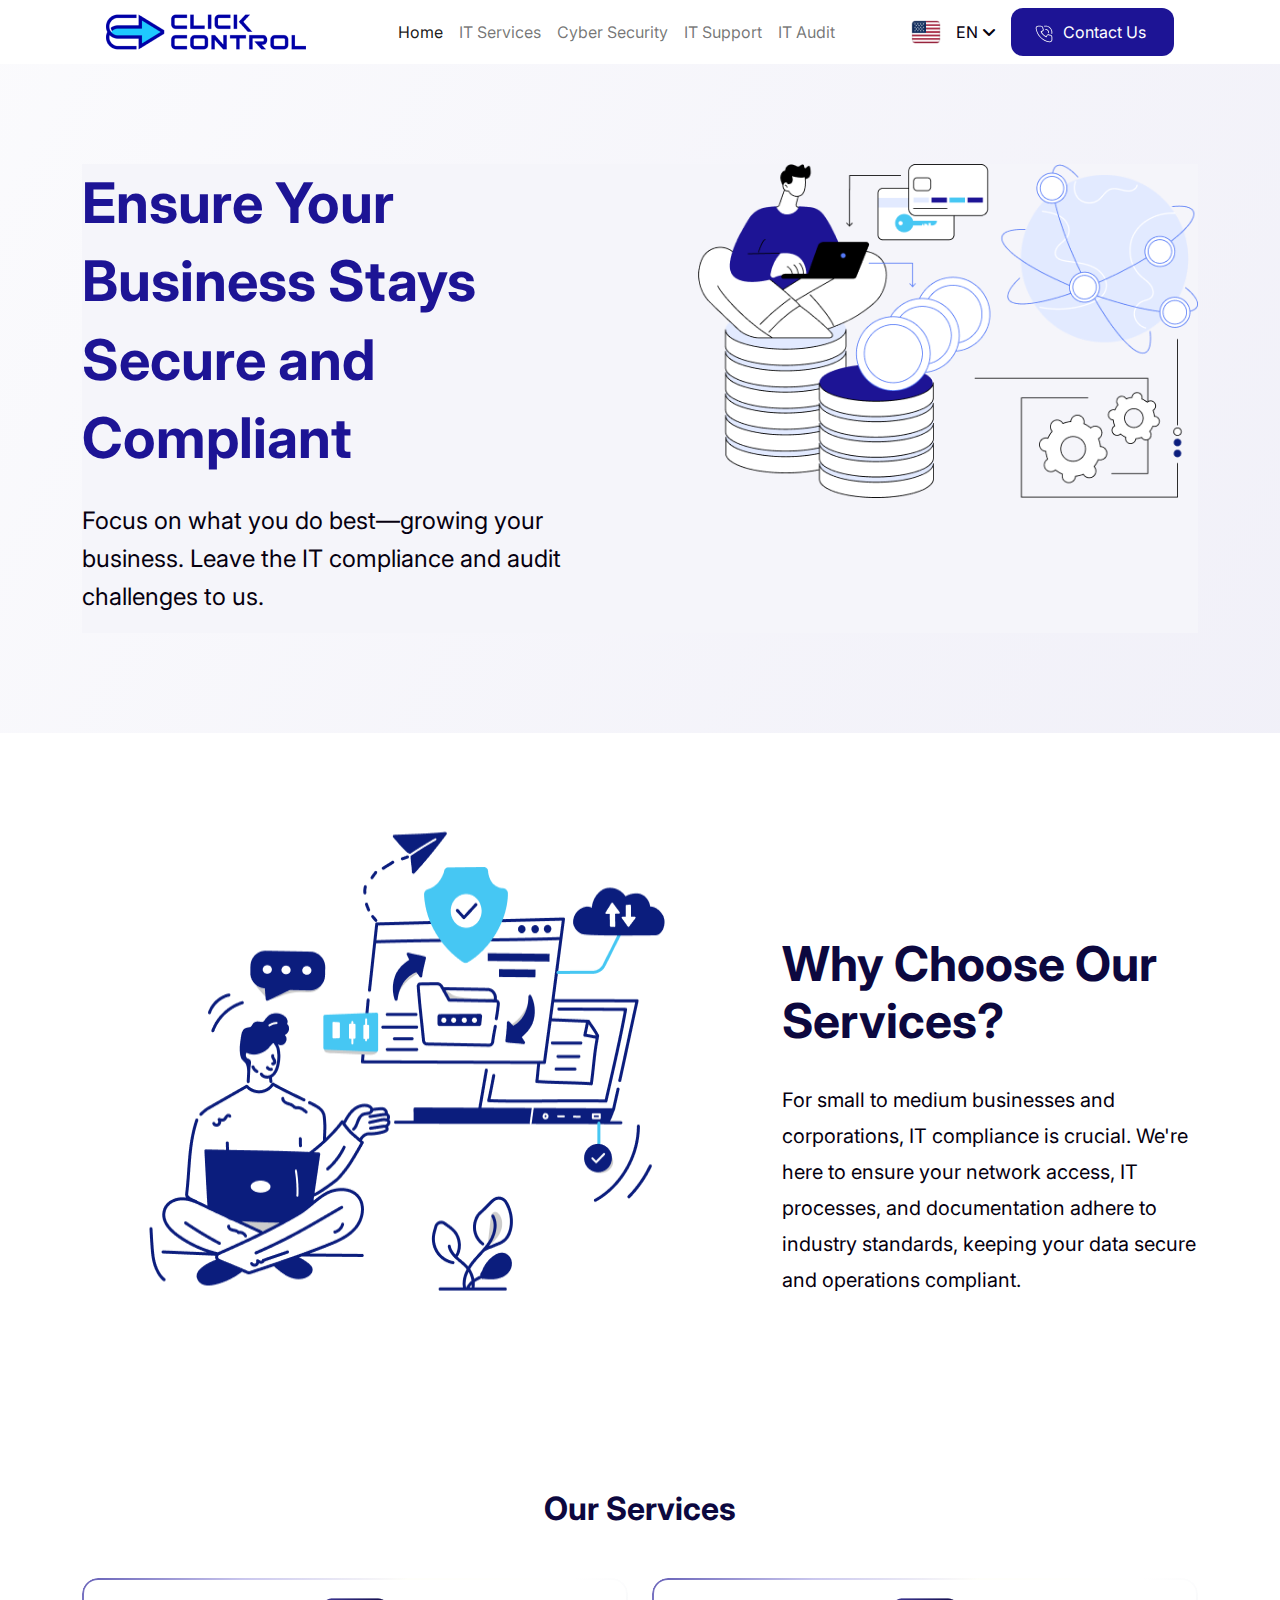
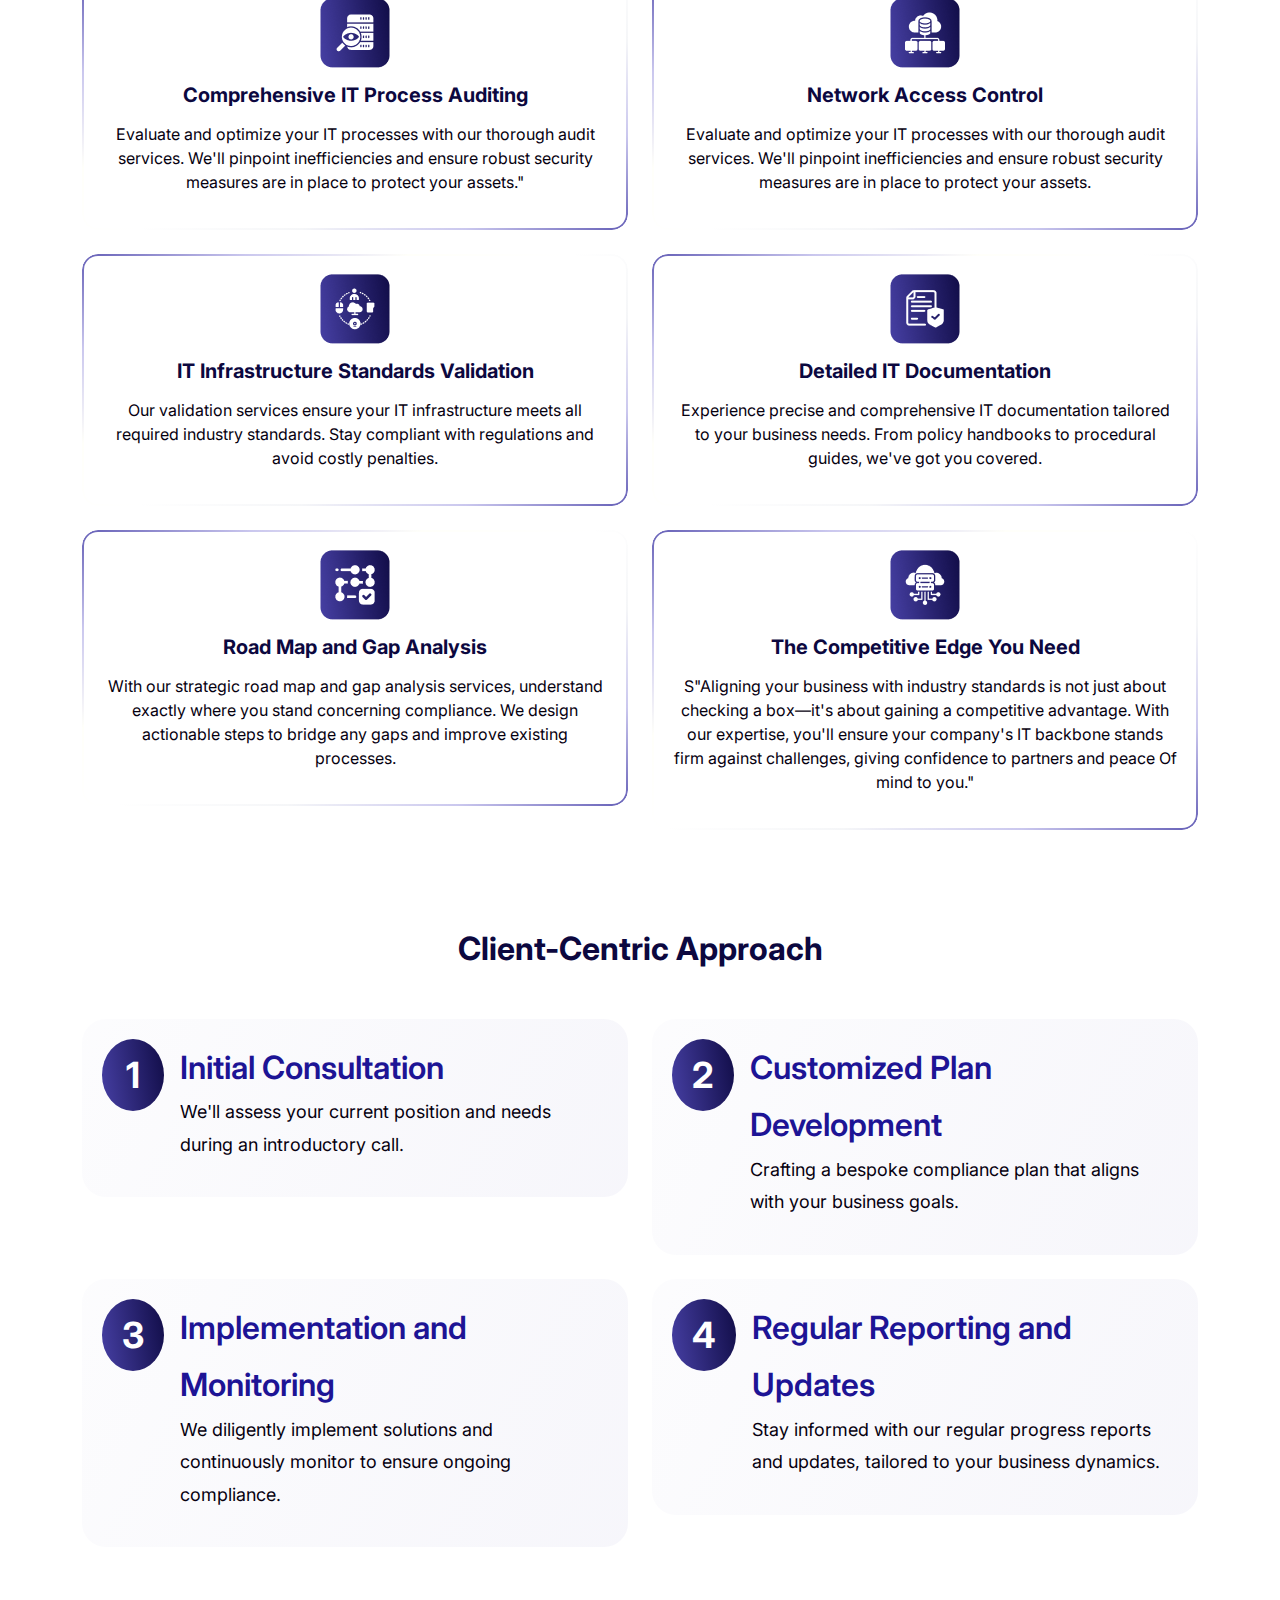
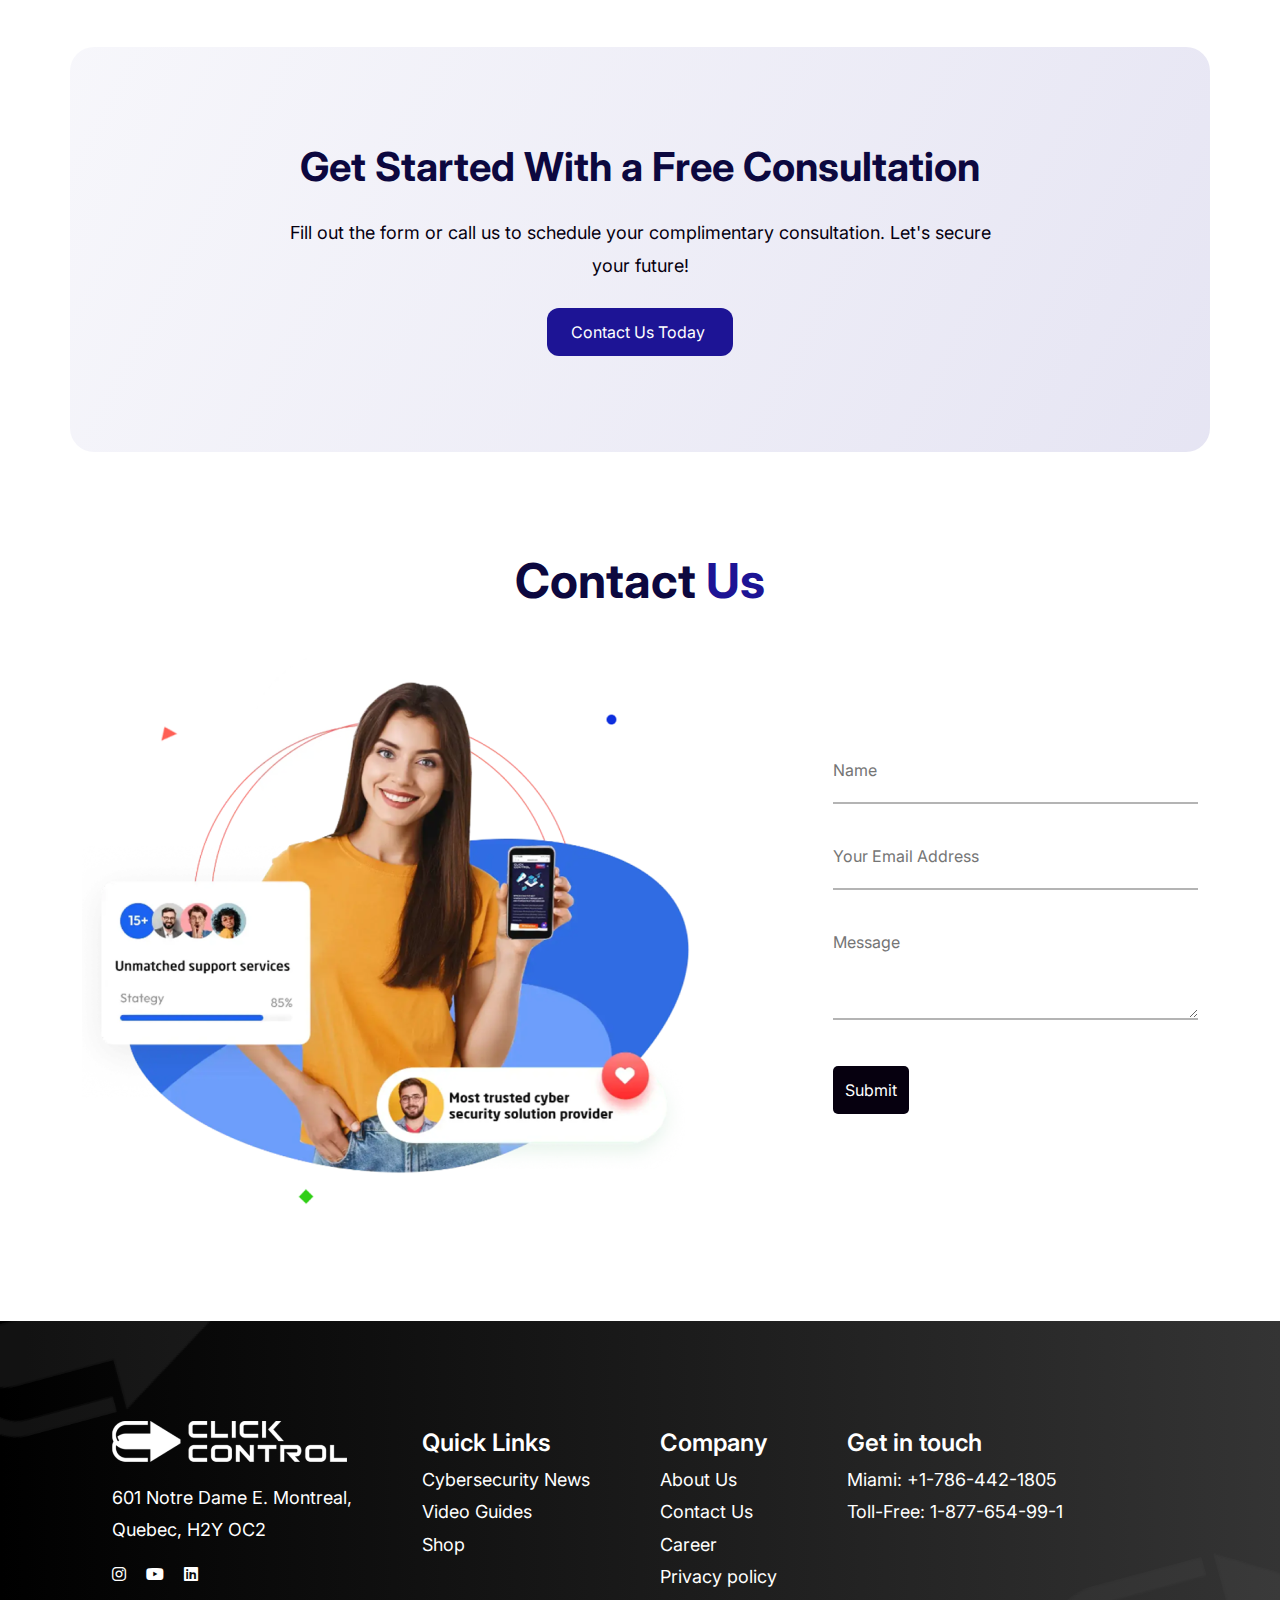
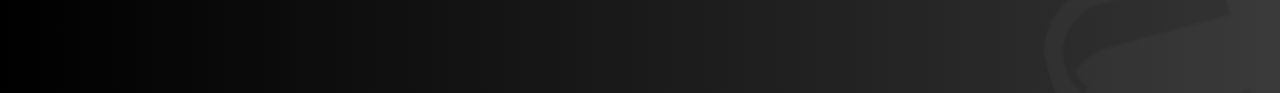
<file: business.html>
<!DOCTYPE html>
<html lang="en">
  <head>
    <meta charset="UTF-8" />
    <meta name="viewport" content="width=device-width, initial-scale=1.0" />
    <!-- head icon -->
    <link rel="icon" href="assetes/img/home/logo/logo.png" sizes="192x192" />
    <!-- fontawesome -->
    <link rel="stylesheet" href="assetes/css/all.min.css" />
    <!-- bootstrap -->
    <link rel="stylesheet" href="assetes/css/bootstrap/bootstrap.min.css" />
    <link rel="stylesheet" href="assetes/css/it-services.css">
    <!-- it-audit css -->
    <link rel="stylesheet" href="assetes/css/it-audit.css" />
    <!-- cybar_security css -->
    <link rel="stylesheet" href="assetes/css/cybar_security.css" />
    <!-- business page css -->
    <link rel="stylesheet" href="assetes/css/business.css" />
    <!-- main css -->
    <link rel="stylesheet" href="assetes/css/style.css" />
    <!-- responsive -->
    <link rel="stylesheet" href="assetes/css/responsive.css" />
    <title>Cybersecurity</title>
  </head>
  <body>
    <header class="header-area">
      <div class="container">
        <div class="row">
          <div class="col-xxl-12">
            <nav class="navbar navbar-expand-lg navbar-light">
              <div class="container-fluid">
                <!-- Left Side Logo -->
                <a class="navbar-brand" href="index.html">
                  <img src="assetes/img/home/logo/logo.png" alt="Logo" />
                </a>
                <!-- Toggler for Mobile View -->
                <button
                  class="navbar-toggler"
                  type="button"
                  data-bs-toggle="collapse"
                  data-bs-target="#navbarContent"
                  aria-controls="navbarContent"
                  aria-expanded="false"
                  aria-label="Toggle navigation"
                >
                  <span class="navbar-toggler-icon"></span>
                </button>

                <div
                  class="collapse navbar-collapse justify-content-center"
                  id="navbarContent"
                >
                  <ul class="navbar-nav">
                    <li class="nav-item">
                      <a class="nav-link active" href="index.html">Home</a>
                    </li>
                    <li class="nav-item">
                      <a class="nav-link" href="it-services.html"
                        >IT Services</a
                      >
                    </li>
                    <li class="nav-item">
                      <a class="nav-link" href="cyber-security.html"
                        >Cyber Security</a
                      >
                    </li>
                    <li class="nav-item">
                      <a class="nav-link" href="it-support.html">IT Support</a>
                    </li>
                    <li class="nav-item">
                      <a class="nav-link" href="it-audit.html">IT Audit</a>
                    </li>
                  </ul>
                </div>
                <div class="d-flex signup-desktop">
                  <div
                    class="right-side-nav collapse navbar-collapse"
                    id="navbarContent"
                  >
                    <div class="contact-img">
                      <img src="assetes/img/home/map/map.png" alt="" />
                    </div>
                    <span
                      >EN
                      <i class="fas fa-angle-down"></i>
                    </span>
                    <button class="button-color" type="button">
                      <svg
                        width="18"
                        height="18"
                        viewBox="0 0 18 18"
                        fill="none"
                        xmlns="http://www.w3.org/2000/svg"
                      >
                        <path
                          d="M13.1299 7.68865C13.1293 7.69267 13.1288 7.69663 13.1283 7.70065C13.1031 7.9218 13.2619 8.12159 13.4831 8.14682C13.5019 8.15007 13.521 8.1517 13.54 8.1517C13.7509 8.14631 13.9274 7.99011 13.9583 7.78142C13.9836 7.63321 13.9977 7.48332 14.0006 7.33302C13.9988 5.49281 12.5075 4.00151 10.6673 3.99968C10.5071 4.00319 10.3474 4.01901 10.1896 4.04683L10.341 4.86633C10.4488 4.84706 10.5579 4.83592 10.6673 4.83302C12.0474 4.83454 13.1658 5.95291 13.1673 7.33302C13.1644 7.44247 13.1533 7.55157 13.134 7.65935L13.1299 7.68865ZM9.50032 1.61687C10.2682 1.46062 11.0597 1.46062 11.8276 1.61687C14.9864 2.25952 17.0261 5.34124 16.3835 8.50001C16.3777 8.52819 16.3748 8.55687 16.375 8.58566C16.376 8.81536 16.5631 9.00075 16.7928 8.99968C16.9907 8.99928 17.1609 8.85986 17.2005 8.66603C17.3785 7.78976 17.3785 6.88665 17.2005 6.01033C16.4672 2.39929 12.9453 0.0664766 9.3343 0.799814L9.33171 0.800323C9.10623 0.846913 8.96117 1.0674 9.00776 1.29293C9.0543 1.5184 9.27484 1.66341 9.50032 1.61687ZM15.3052 9.77605C15.1416 9.74513 14.978 9.71013 14.8161 9.67107C14.4738 9.58684 14.1369 9.48252 13.807 9.35857C13.0146 9.05767 12.1224 9.39631 11.7293 10.1471L11.1035 11.3491C9.24631 10.2931 7.71016 8.75325 6.65847 6.89356L7.85313 6.27182C8.60269 5.87753 8.94088 4.98652 8.64171 4.19418C8.51816 3.86368 8.4141 3.52615 8.33007 3.18344C8.28938 3.02068 8.2552 2.85792 8.22428 2.69353C7.9985 1.51209 6.96207 0.659789 5.75927 0.666351H3.19579C2.45783 0.666198 1.75658 0.988413 1.27603 1.54851C0.799248 2.09956 0.587303 2.83152 0.695793 3.55209C1.80673 10.6353 7.36205 16.1919 14.445 17.3045C14.5683 17.3233 14.6929 17.3328 14.8177 17.333C16.21 17.3278 17.3355 16.1968 17.334 14.8045V12.2411C17.3405 11.0377 16.4873 10.0011 15.3052 9.77605ZM16.5006 14.8045C16.5005 15.2998 16.2842 15.7704 15.9082 16.0928C15.5402 16.4111 15.0515 16.5529 14.5703 16.481C7.84769 15.4248 2.57471 10.1512 1.51936 3.4284C1.44744 2.94764 1.58925 2.45951 1.90754 2.09213C2.22996 1.71616 2.70049 1.49979 3.19579 1.49968H5.75927C6.56031 1.49292 7.25219 2.05856 7.40478 2.84495C7.4384 3.02531 7.47721 3.20465 7.52115 3.38287C7.6127 3.75743 7.72659 4.12618 7.86213 4.4872C8.01309 4.8852 7.84428 5.3334 7.46825 5.53289L5.89843 6.34994L5.89706 6.35066C5.69361 6.45691 5.61477 6.70797 5.72102 6.91147C6.91441 9.21153 8.78682 11.0885 11.084 12.2874C11.2881 12.3935 11.5395 12.3146 11.6463 12.1108L12.4683 10.5321C12.6681 10.1569 13.1154 9.9883 13.5132 10.1382C13.8743 10.2745 14.2434 10.3886 14.6183 10.48C14.7955 10.5239 14.974 10.5622 15.1538 10.5947C15.9406 10.7475 16.5068 11.4395 16.5006 12.2411V14.8045Z"
                          fill="white"
                        />
                      </svg>
                      <span>Contact Us</span>
                    </button>
                  </div>
                </div>
              </div>
            </nav>
          </div>
        </div>
      </div>
    </header>

    <!-- banner section -->
    <section class="banner-section overflow-hidden">
      <div class="container">
        <div class="d-flex justify-content-between banner-area">
<div class="it-audit-banner">
            <h2 class="banner-contant">Ensure Your Business Stays Secure and Compliant</h2>
            <p>
              Focus on what you do best—growing your business. Leave the IT
              compliance and audit challenges to us.
            </p>
          </div>
          <div class="it-industry-img">
            <img src="assetes/img/business/top-banner.png" alt="" />
          </div>
          
          </div>
      </div>
    </section>

    <!-- Choose Us? -->
    <section class="choose-us-section">
      <div class="container">
        <div class="choose-us-area d-flex">
          <img src="assetes/img/business/middel-banner.png" alt="" />
          <div class="choose-us-contant">
            <h2 class="title-two">Why Choose Our Services?</h2>
            <p class="choose-des">
              For small to medium businesses and corporations, IT compliance is
              crucial. We're here to ensure your network access, IT processes,
              and documentation adhere to industry standards, keeping your data
              secure and operations compliant.
            </p>
          </div>
        </div>
      </div>
    </section>

    <!-- Our Services -->
    <section class="services-section">
      <div class="container Service_main_div">
        <h2 class="section-title">Our Services</h2>
        <div class="row g-4">
          <div class="col-md-6">
            <div class="service-card">
              <div class="service-icon">
                <img
                  class=""
                  src="assetes/img/business/service/service1.png"
                  alt=""
                />
              </div>
              <h5 class="service-title">Comprehensive IT Process Auditing</h5>
              <p>
                Evaluate and optimize your IT processes with our thorough audit
                services. We'll pinpoint inefficiencies and ensure robust
                security measures are in place to protect your assets."
              </p>
            </div>
          </div>
          <div class="col-md-6">
            <div class="service-card">
              <div class="service-icon">
                <img
                  class=""
                  src="assetes/img/business/service/service2.png"
                  alt=""
                />
              </div>
              <h5 class="service-title">Network Access Control</h5>
              <p>
                Evaluate and optimize your IT processes with our thorough audit
                services. We'll pinpoint inefficiencies and ensure robust
                security measures are in place to protect your assets.
              </p>
            </div>
          </div>
          <div class="col-md-6">
            <div class="service-card">
              <div class="service-icon">
                <img
                  class=""
                  src="assetes/img/business/service/service3.png"
                  alt=""
                />
              </div>
              <h5 class="service-title">
                IT Infrastructure Standards Validation
              </h5>
              <p>
                Our validation services ensure your IT infrastructure meets all
                required industry standards. Stay compliant with regulations and
                avoid costly penalties.
              </p>
            </div>
          </div>
          <div class="col-md-6">
            <div class="service-card">
              <div class="service-icon">
                <img
                  class=""
                  src="assetes/img/business/service/service4.png"
                  alt=""
                />
              </div>
              <h5 class="service-title">Detailed IT Documentation</h5>
              <p>
                Experience precise and comprehensive IT documentation tailored
                to your business needs. From policy handbooks to procedural
                guides, we've got you covered.
              </p>
            </div>
          </div>
          <div class="col-md-6">
            <div class="service-card">
              <div class="service-icon">
                <img
                  class=""
                  src="assetes/img/business/service/service5.png"
                  alt=""
                />
              </div>
              <h5 class="service-title">Road Map and Gap Analysis</h5>
              <p>
                With our strategic road map and gap analysis services,
                understand exactly where you stand concerning compliance. We
                design actionable steps to bridge any gaps and improve existing
                processes.
              </p>
            </div>
          </div>
          <div class="col-md-6">
            <div class="service-card">
              <div class="service-icon">
                <img
                  class=""
                  src="assetes/img/business/service/service6.png"
                  alt=""
                />
              </div>
              <h5 class="service-title">The Competitive Edge You Need</h5>
              <p>
                S"Aligning your business with industry standards is not just
                about checking a box—it's about gaining a competitive advantage.
                With our expertise, you'll ensure your company's IT backbone
                stands firm against challenges, giving confidence to partners
                and peace Of mind to you."
              </p>
            </div>
          </div>
        </div>
      </div>
    </section>

    <!-- Client-Centric Approach -->
    <section class="client-centric-section">
      <div class="container Service_main_div">
        <h2 class="section-title">Client-Centric Approach</h2>
        <div class="row g-4">
          <div class="col-md-6">
            <div class="client-service-card d-flex">
              <span>1</span>
              <div class="client-content px-3">
                <h6 class="client-title">Initial Consultation</h6>
              <p>
                We'll assess your current position and needs during an
                introductory call.
              </div>              
              </p>
            </div>
          </div>
          <div class="col-md-6">
            <div class="client-service-card d-flex">
              <span>2</span>
              <div class="client-content px-3">
                <h6 class="client-title">Customized Plan Development</h6>
              <p>
                Crafting a bespoke compliance plan that aligns with your business goals.
              </div>              
              </p>
            </div>
          </div>
          <div class="col-md-6">
            <div class="client-service-card d-flex">
              <span>3</span>
              <div class="client-content px-3">
                <h6 class="client-title">Implementation and Monitoring</h6>
              <p>
                We diligently implement solutions and continuously monitor to ensure ongoing compliance.
              </div>              
              </p>
            </div>
          </div>
          <div class="col-md-6">
            <div class="client-service-card d-flex">
              <span>4</span>
              <div class="client-content px-3">
                <h6 class="client-title">Regular Reporting and Updates</h6>
              <p>
                Stay informed with our regular progress reports and updates, tailored to your business dynamics.
              </div>              
              </p>
            </div>
          </div>
        </div>
      </div>
    </section>

    <!-- Get Started With a Free Consultation -->
    <section class="free-consultation-section">
      <div class="container">
        <div class="row">
          <div class="free-consultation-contant">
            <h2>Get Started With a Free Consultation</h2>
          <p>Fill out the form or call us to schedule your complimentary consultation. Let's secure your future!</p>
          <a href="index.html">
            <button class="button-color" type="button">Contact Us Today</button>
          </a>
          </div>
          
        </div>
      </div>
    </section>

    <!-- contact section -->
    <section class="contact-section overflow-hidden">
      <div class="container">
        <div class="title">
          <h2>Contact <span>Us</span></h2>
        </div>
        <div class="contact-area d-flex">
          <img src="assetes/img/home/contact/contact.png" alt="" />

          <div class="form-container">
            <form action="submit_form.php" method="POST">
              <div class="form-group">
                <input
                  type="text"
                  id="name"
                  name="name"
                  placeholder="Name"
                  required
                />
              </div>

              <div class="form-group">
                <input
                  type="email"
                  id="email"
                  name="email"
                  placeholder="Your Email Address"
                  required
                />
              </div>

              <div class="form-group">
                <textarea
                  id="message"
                  name="message"
                  placeholder="Message"
                  required
                ></textarea>
              </div>

              <button type="submit" id="Home">Submit</button>
            </form>
          </div>
        </div>
      </div>
    </section>

    <!-- footer -->
    <footer class="footer-area">
      <div class="footer-rectangle-1">
        <img src="/assetes/img/home/footer/f-l-t.png" alt="" />
      </div>
      <div class="footer-rectangle-2">
        <img src="/assetes/img/home/footer/f-b-r.png" alt="" />
      </div>
      <div class="container">
        <div class="footer-content d-flex">
          <div class="footer-content-single">
            <img src="assetes/img/home/footer/footer-logo.png" alt="" />
            <div>
              <span
                >601 Notre Dame E. Montreal, <br />
                Quebec, H2Y OC2</span
              >
            </div>
            <div class="footer-icon">
              <i class="fa-brands fa-instagram"></i>
              <i class="fa-brands fa-youtube"></i>
              <i class="fa-brands fa-linkedin"></i>
            </div>
          </div>
          <div class="footer-content-single">
            <h6>Quick Links</h6>
            <div>
              <span>Cybersecurity News</span>
            </div>
            <div>
              <span>Video Guides</span>
            </div>
            <div>
              <span>Shop</span>
            </div>
          </div>
          <div class="footer-content-single">
            <h6>Company</h6>
            <div>
              <span>About Us</span>
            </div>
            <div>
              <span>Contact Us</span>
            </div>
            <div>
              <span>Career</span>
            </div>
            <div>
              <span>Privacy policy</span>
            </div>
          </div>
          <div class="footer-content-single">
            <h6>Get in touch</h6>
            <div>
              <span>Miami: +1-786-442-1805</span>
            </div>
            <div>
              <span>Toll-Free: 1-877-654-99-1</span>
            </div>
          </div>
        </div>
      </div>
    </footer>
    <!-- bootstrap js -->
    <script src="assetes/js/bootstrap.bundle.min.js"></script>
  </body>
</html>
</file>
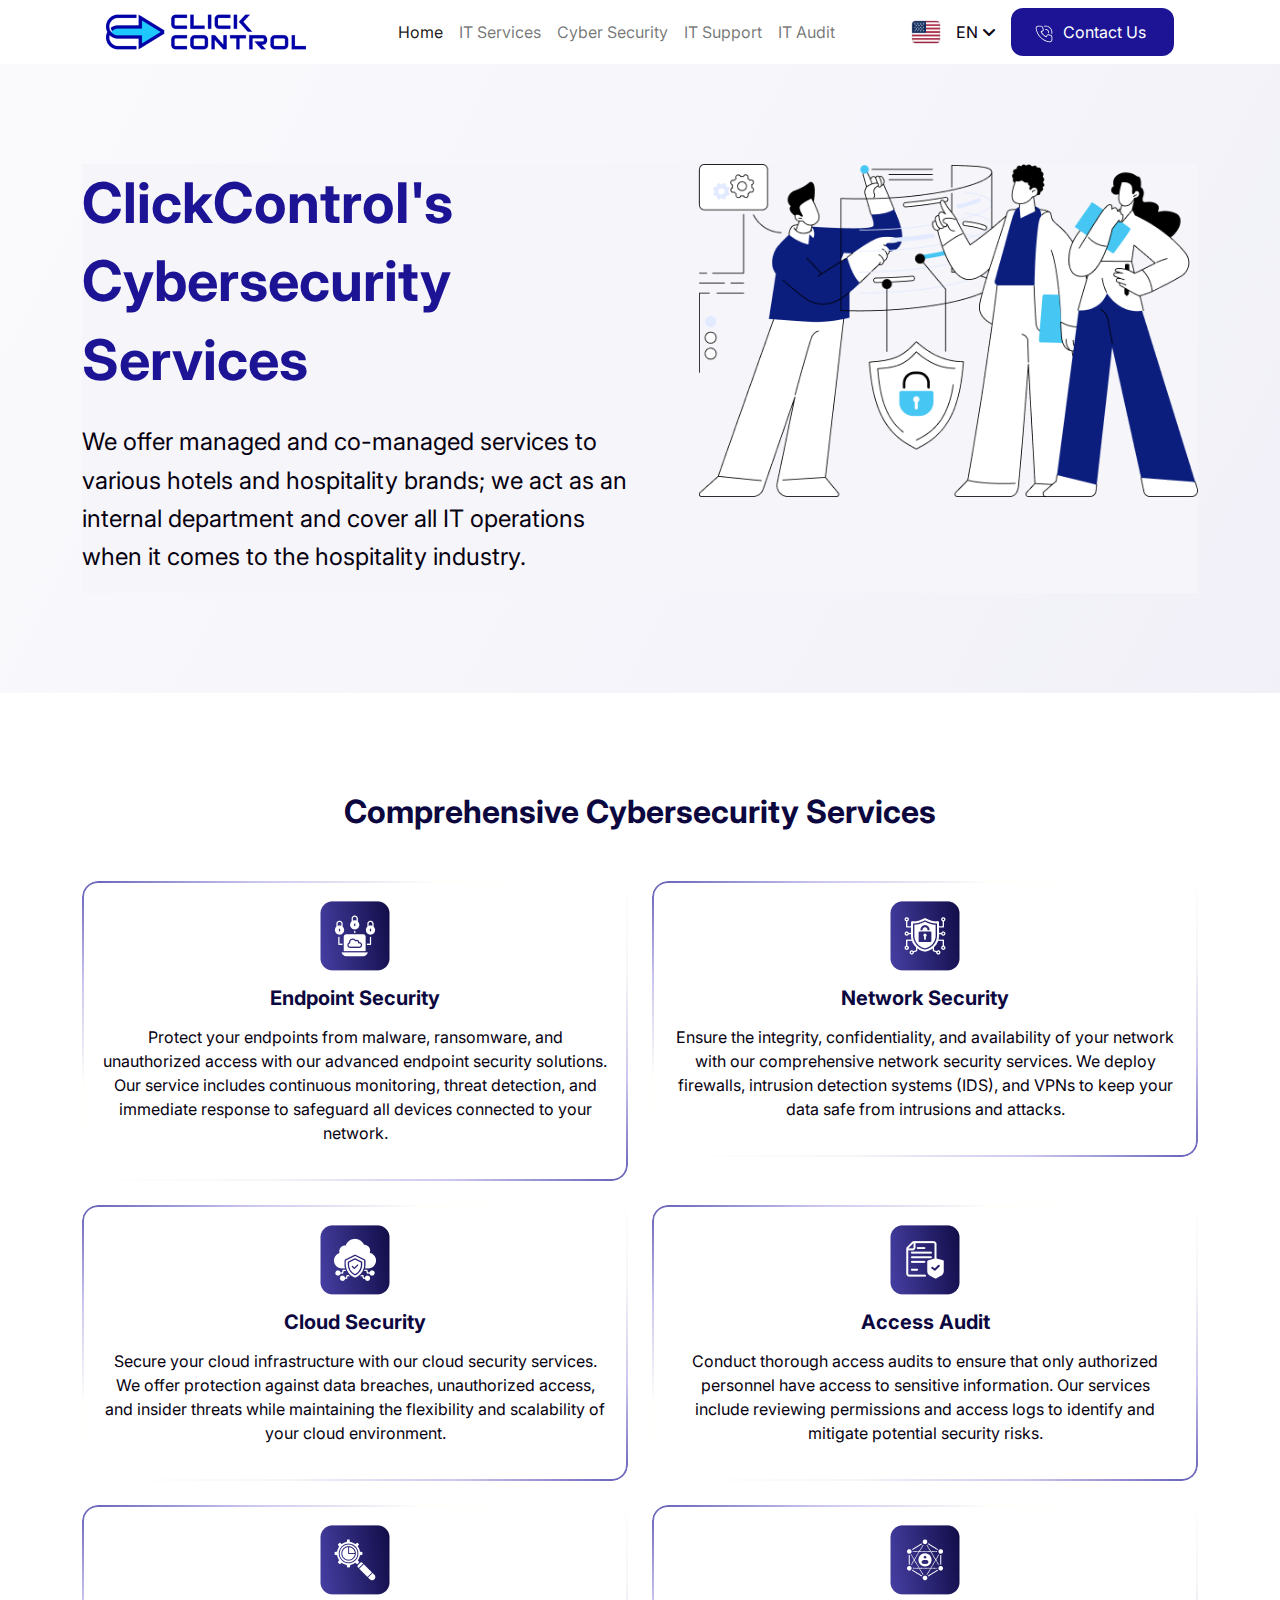
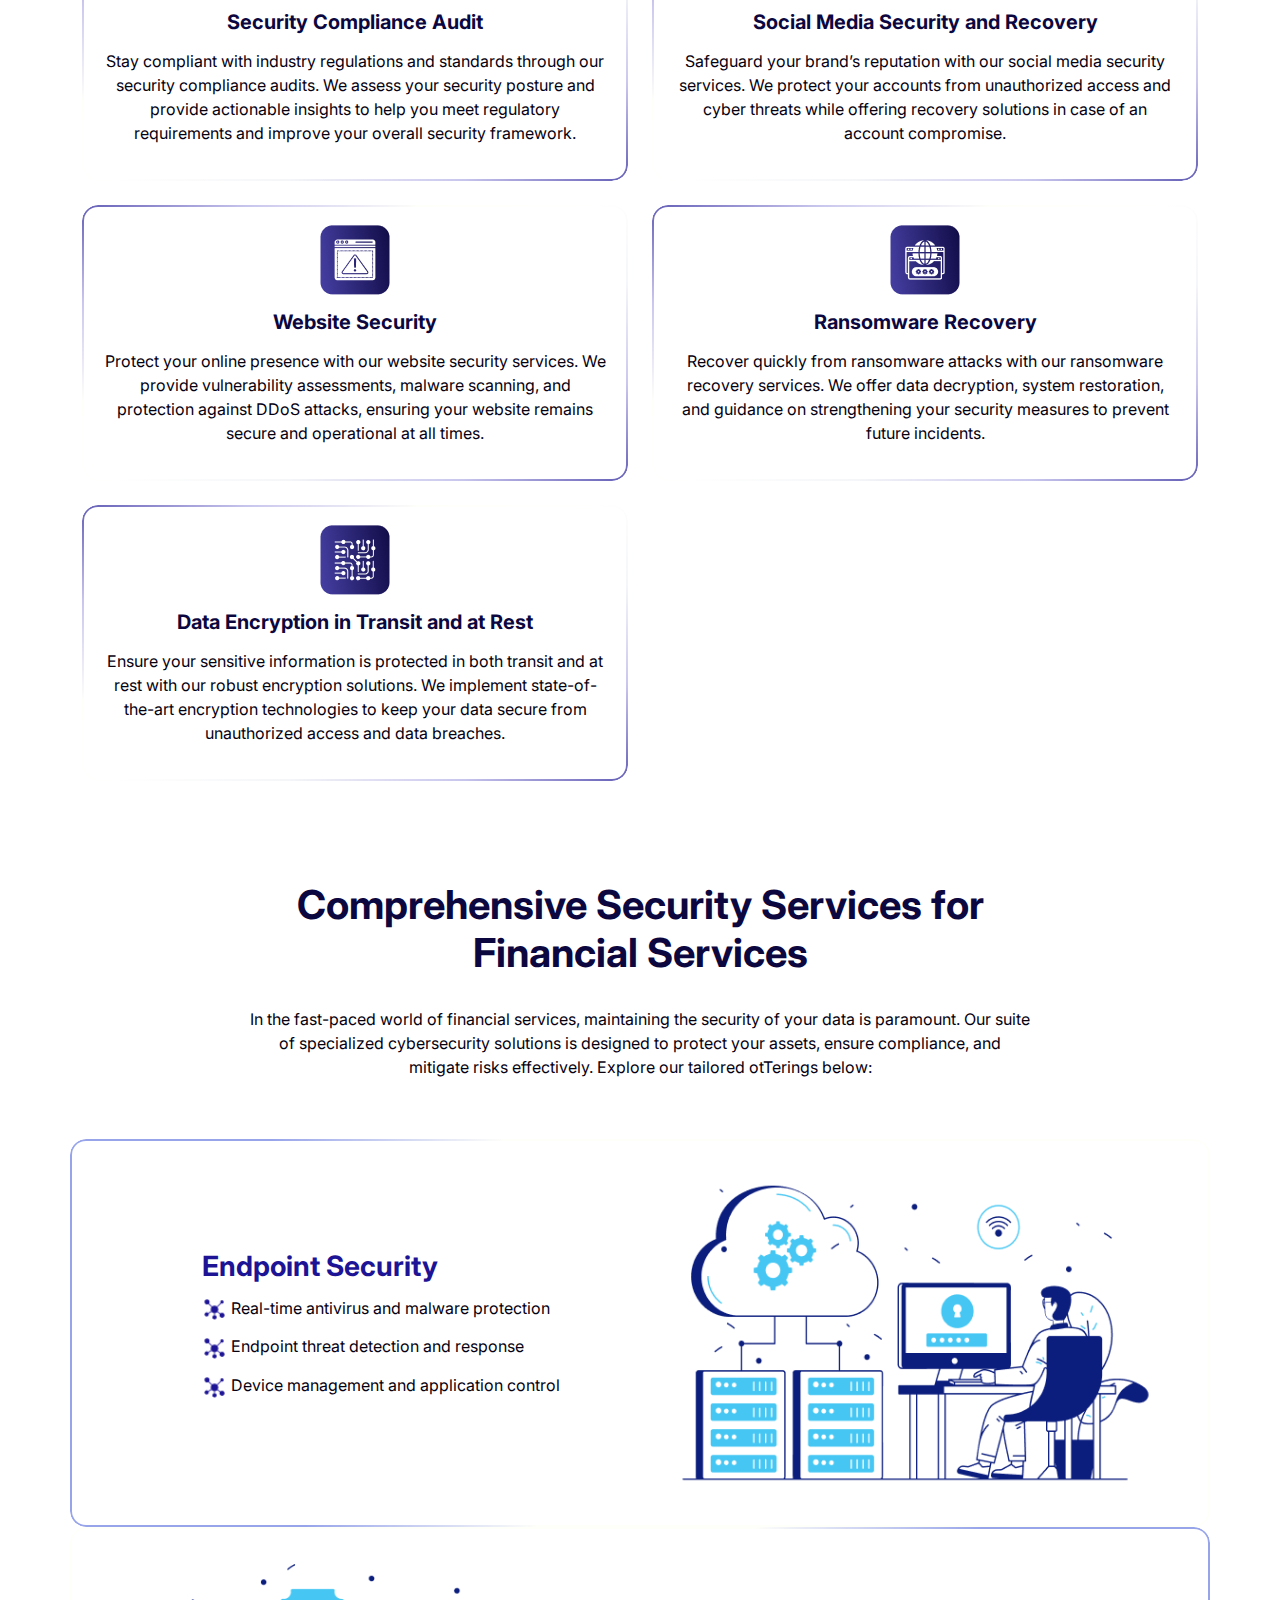
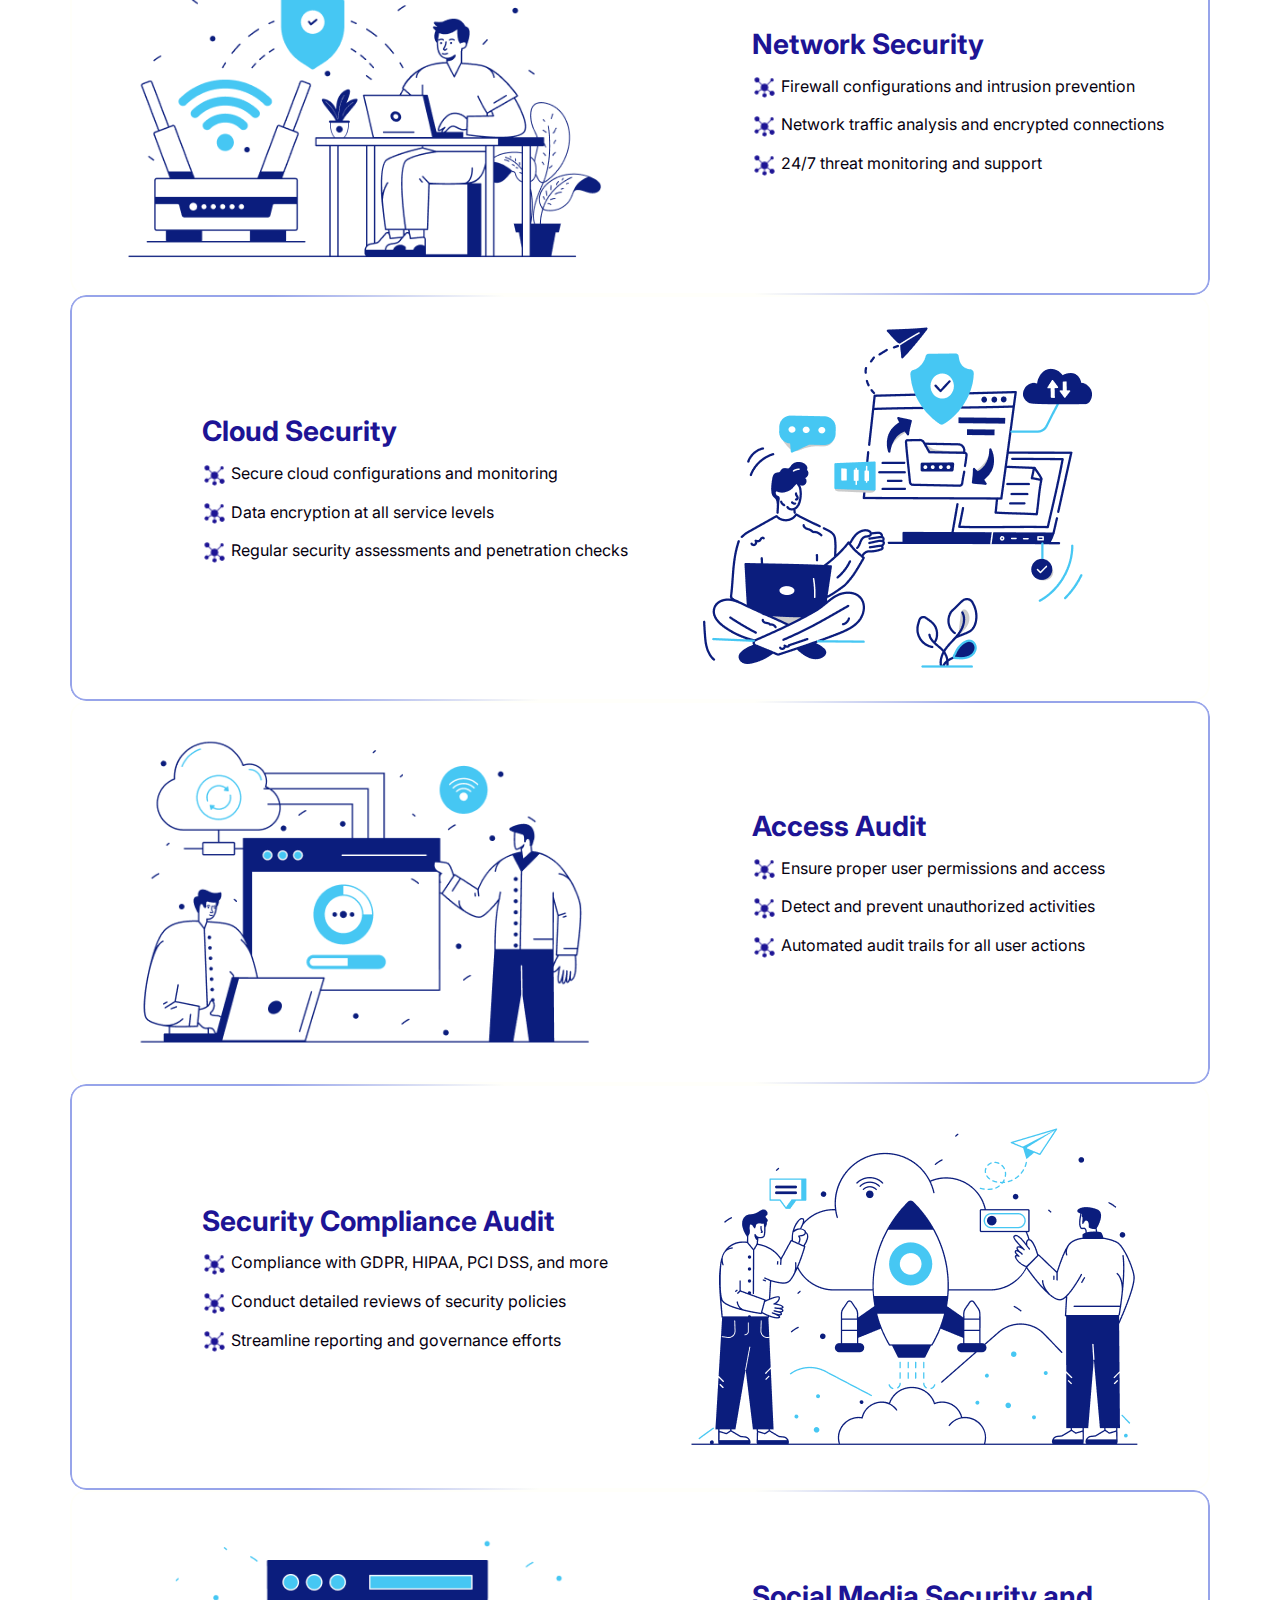
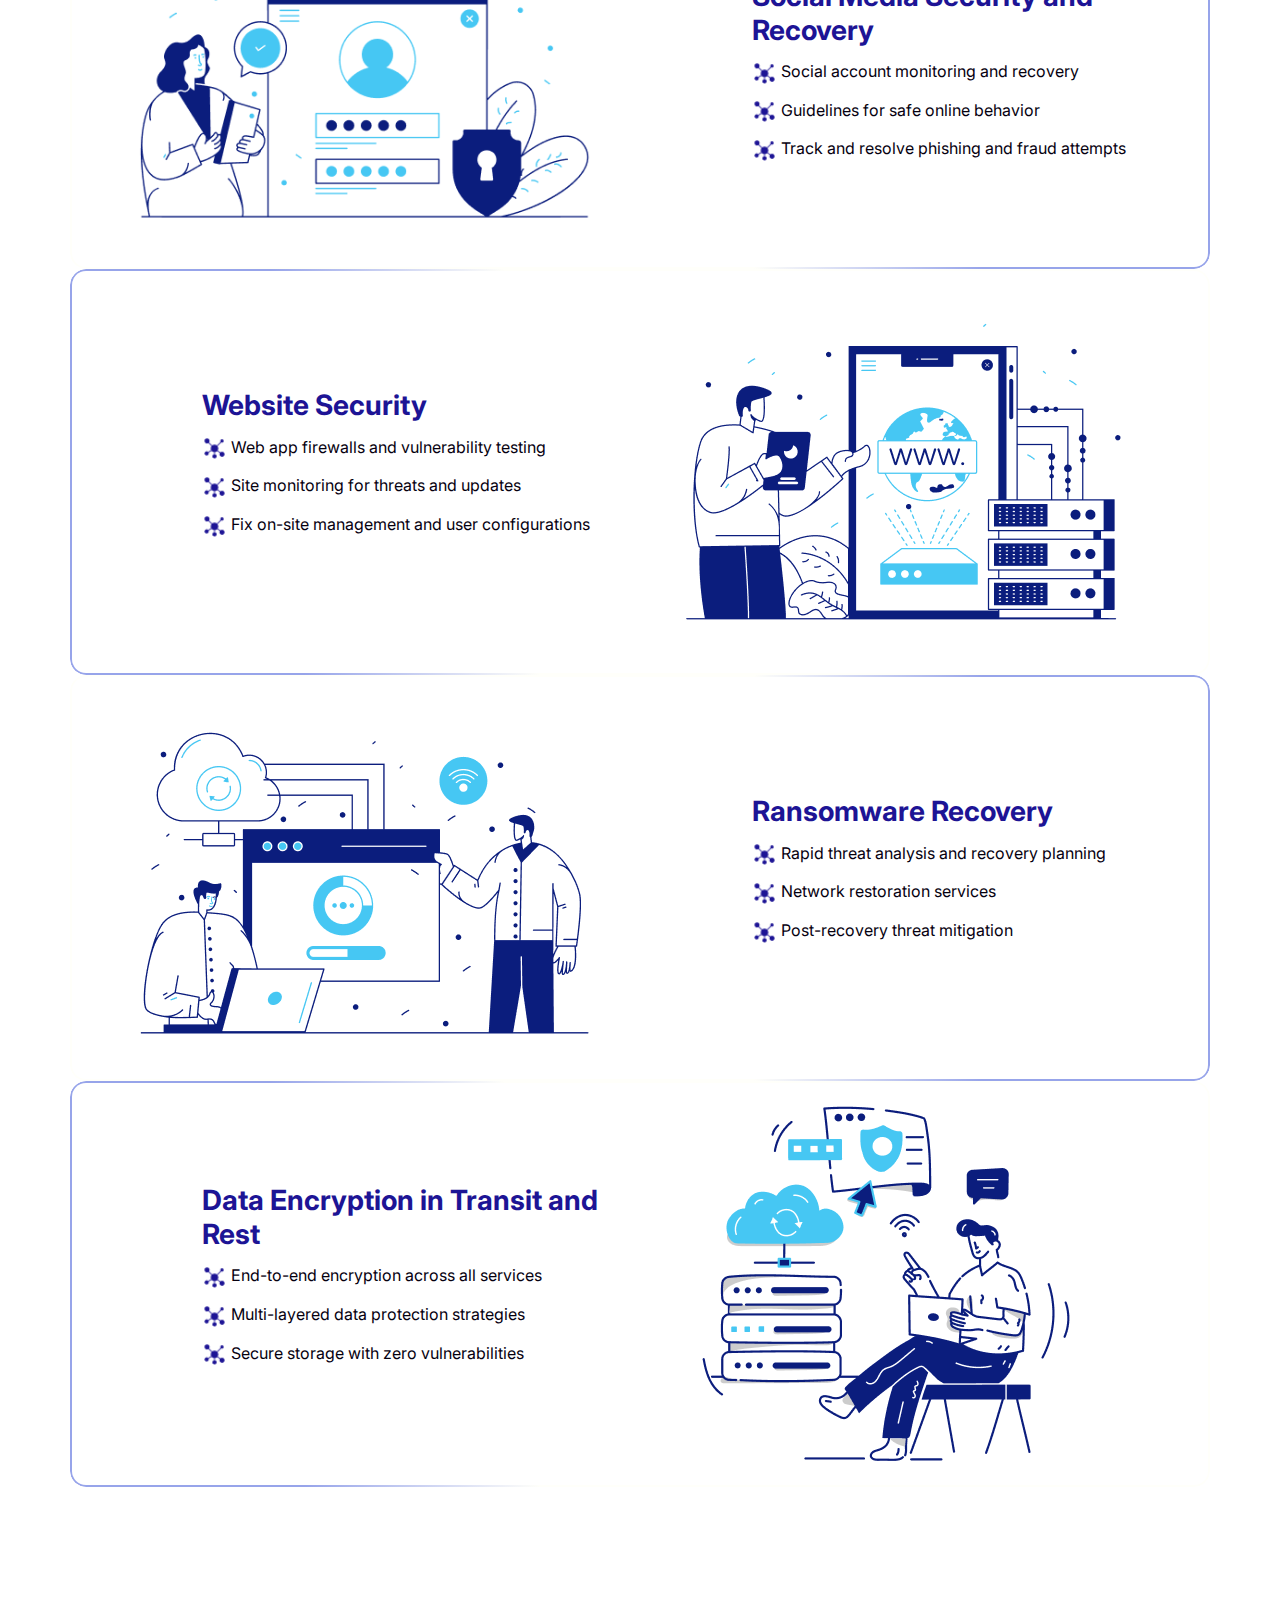
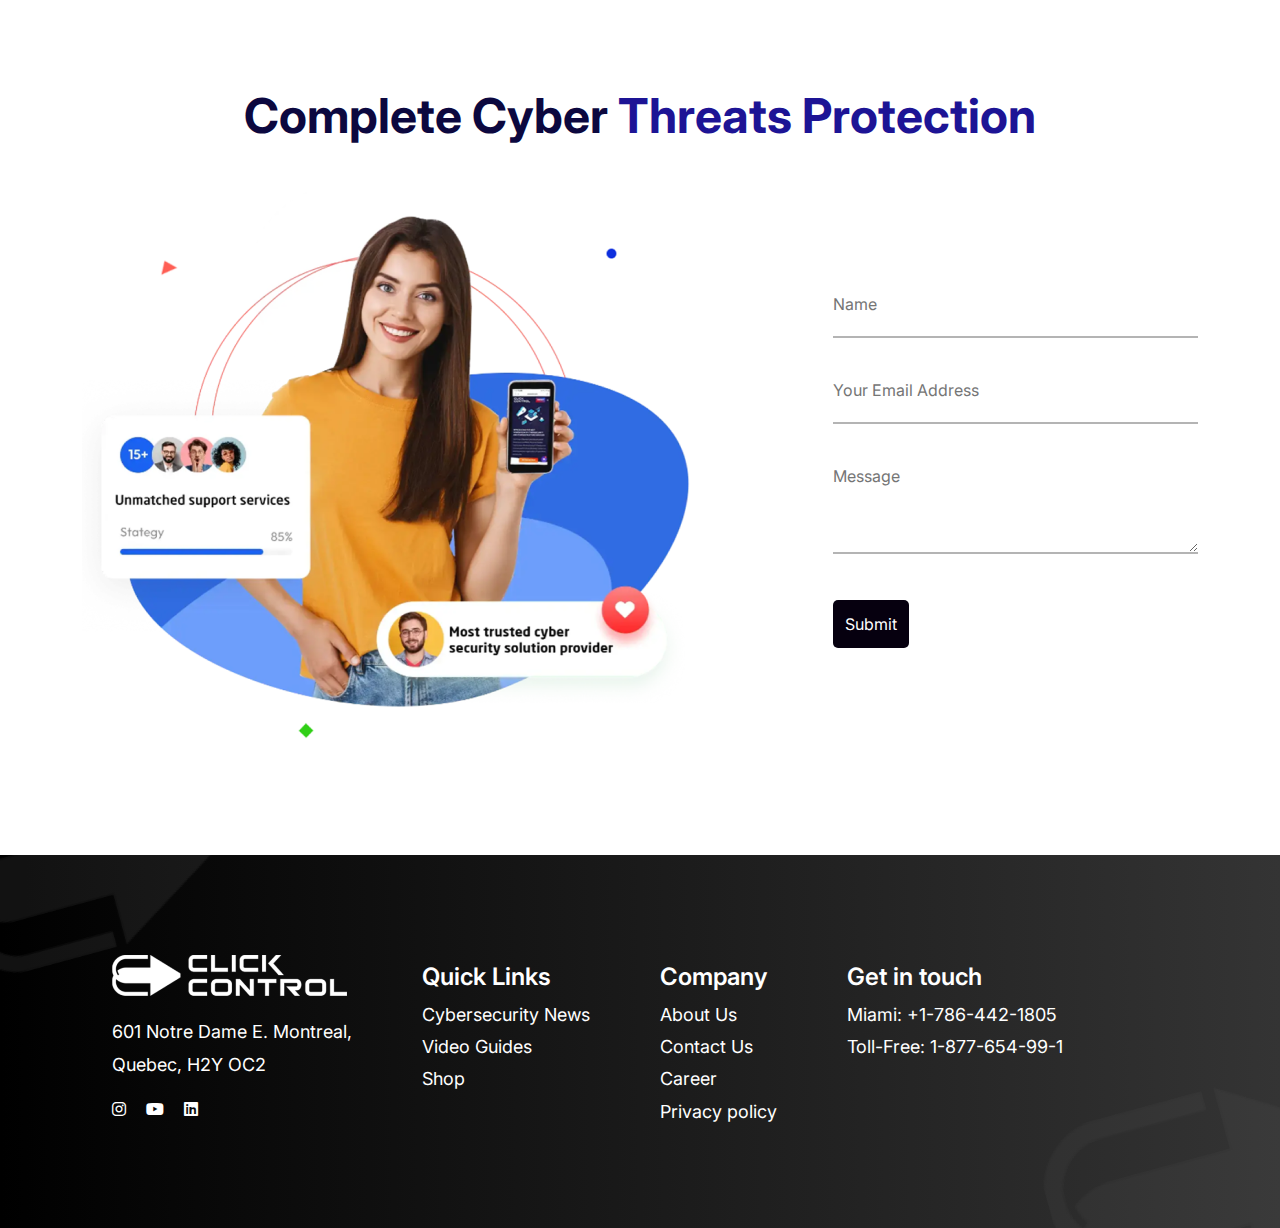
<file: cyber-security.html>
<!DOCTYPE html>
<html lang="en">
  <head>
    <meta charset="UTF-8" />
    <meta name="viewport" content="width=device-width, initial-scale=1.0" />
    <!-- head icon -->
    <link rel="icon" href="assetes/img/home/logo/logo.png" sizes="192x192" />
    <!-- fontawesome -->
    <link rel="stylesheet" href="assetes/css/all.min.css" />
    <!-- bootstrap -->
    <link rel="stylesheet" href="assetes/css/bootstrap/bootstrap.min.css" />
    <!-- it service-css -->
    <link rel="stylesheet" href="assetes/css/it-services.css">
    <!-- main css -->
    <link rel="stylesheet" href="assetes/css/style.css" />
    <link rel="stylesheet" href="assetes/css/cybar_security.css" />
    <!-- responsive -->
    <link rel="stylesheet" href="assetes/css/responsive.css" />
    <title>Cybersecurity</title>
  </head>
  <body>
      <!-- Nav bar Start here -->
      <header class="header-area">
        <div class="container">
          <div class="row">
            <div class="col-xxl-12">
              <nav class="navbar navbar-expand-lg navbar-light">
                <div class="container-fluid">
                  <!-- Left Side Logo -->
                  <a class="navbar-brand" href="index.html">
                    <img src="assetes/img/home/logo/logo.png" alt="Logo" />
                  </a>
                  <!-- Toggler for Mobile View -->
                  <button
                    class="navbar-toggler"
                    type="button"
                    data-bs-toggle="collapse"
                    data-bs-target="#navbarContent"
                    aria-controls="navbarContent"
                    aria-expanded="false"
                    aria-label="Toggle navigation"
                  >
                    <span class="navbar-toggler-icon"></span>
                  </button>

                  <div
                    class="collapse navbar-collapse justify-content-center"
                    id="navbarContent"
                  >
                    <ul class="navbar-nav">
                      <li class="nav-item">
                        <a class="nav-link active" href="index.html">Home</a>
                      </li>
                      <li class="nav-item">
                        <a class="nav-link" href="it-services.html"
                          >IT Services</a
                        >
                      </li>
                      <li class="nav-item">
                        <a class="nav-link" href="cyber-security.html"
                          >Cyber Security</a
                        >
                      </li>
                      <li class="nav-item">
                        <a class="nav-link" href="it-support.html"
                          >IT Support</a
                        >
                      </li>
                      <li class="nav-item">
                        <a class="nav-link" href="it-audit.html">IT Audit</a>
                      </li>
                    </ul>
                  </div>
                  <div class="d-flex signup-desktop">
                    <div
                      class="right-side-nav collapse navbar-collapse"
                      id="navbarContent"
                    >
                      <div class="contact-img">
                      <img src="assetes/img/home/map/map.png" alt="" />
                    </div>
                      <span
                        >EN
                        <i class="fas fa-angle-down"></i>
                      </span>
                      <button class="button-color" type="button">
                        <svg
                          width="18"
                          height="18"
                          viewBox="0 0 18 18"
                          fill="none"
                          xmlns="http://www.w3.org/2000/svg"
                        >
                          <path
                            d="M13.1299 7.68865C13.1293 7.69267 13.1288 7.69663 13.1283 7.70065C13.1031 7.9218 13.2619 8.12159 13.4831 8.14682C13.5019 8.15007 13.521 8.1517 13.54 8.1517C13.7509 8.14631 13.9274 7.99011 13.9583 7.78142C13.9836 7.63321 13.9977 7.48332 14.0006 7.33302C13.9988 5.49281 12.5075 4.00151 10.6673 3.99968C10.5071 4.00319 10.3474 4.01901 10.1896 4.04683L10.341 4.86633C10.4488 4.84706 10.5579 4.83592 10.6673 4.83302C12.0474 4.83454 13.1658 5.95291 13.1673 7.33302C13.1644 7.44247 13.1533 7.55157 13.134 7.65935L13.1299 7.68865ZM9.50032 1.61687C10.2682 1.46062 11.0597 1.46062 11.8276 1.61687C14.9864 2.25952 17.0261 5.34124 16.3835 8.50001C16.3777 8.52819 16.3748 8.55687 16.375 8.58566C16.376 8.81536 16.5631 9.00075 16.7928 8.99968C16.9907 8.99928 17.1609 8.85986 17.2005 8.66603C17.3785 7.78976 17.3785 6.88665 17.2005 6.01033C16.4672 2.39929 12.9453 0.0664766 9.3343 0.799814L9.33171 0.800323C9.10623 0.846913 8.96117 1.0674 9.00776 1.29293C9.0543 1.5184 9.27484 1.66341 9.50032 1.61687ZM15.3052 9.77605C15.1416 9.74513 14.978 9.71013 14.8161 9.67107C14.4738 9.58684 14.1369 9.48252 13.807 9.35857C13.0146 9.05767 12.1224 9.39631 11.7293 10.1471L11.1035 11.3491C9.24631 10.2931 7.71016 8.75325 6.65847 6.89356L7.85313 6.27182C8.60269 5.87753 8.94088 4.98652 8.64171 4.19418C8.51816 3.86368 8.4141 3.52615 8.33007 3.18344C8.28938 3.02068 8.2552 2.85792 8.22428 2.69353C7.9985 1.51209 6.96207 0.659789 5.75927 0.666351H3.19579C2.45783 0.666198 1.75658 0.988413 1.27603 1.54851C0.799248 2.09956 0.587303 2.83152 0.695793 3.55209C1.80673 10.6353 7.36205 16.1919 14.445 17.3045C14.5683 17.3233 14.6929 17.3328 14.8177 17.333C16.21 17.3278 17.3355 16.1968 17.334 14.8045V12.2411C17.3405 11.0377 16.4873 10.0011 15.3052 9.77605ZM16.5006 14.8045C16.5005 15.2998 16.2842 15.7704 15.9082 16.0928C15.5402 16.4111 15.0515 16.5529 14.5703 16.481C7.84769 15.4248 2.57471 10.1512 1.51936 3.4284C1.44744 2.94764 1.58925 2.45951 1.90754 2.09213C2.22996 1.71616 2.70049 1.49979 3.19579 1.49968H5.75927C6.56031 1.49292 7.25219 2.05856 7.40478 2.84495C7.4384 3.02531 7.47721 3.20465 7.52115 3.38287C7.6127 3.75743 7.72659 4.12618 7.86213 4.4872C8.01309 4.8852 7.84428 5.3334 7.46825 5.53289L5.89843 6.34994L5.89706 6.35066C5.69361 6.45691 5.61477 6.70797 5.72102 6.91147C6.91441 9.21153 8.78682 11.0885 11.084 12.2874C11.2881 12.3935 11.5395 12.3146 11.6463 12.1108L12.4683 10.5321C12.6681 10.1569 13.1154 9.9883 13.5132 10.1382C13.8743 10.2745 14.2434 10.3886 14.6183 10.48C14.7955 10.5239 14.974 10.5622 15.1538 10.5947C15.9406 10.7475 16.5068 11.4395 16.5006 12.2411V14.8045Z"
                            fill="white"
                          />
                        </svg>
                        <span>Contact Us</span>
                      </button>
                    </div>
                  </div>
                </div>
              </nav>
            </div>
          </div>
        </div>
      </header>

    <!-- Baner start here -->
      <section class="banner-section">
        <div class="container">
          <div class="d-flex justify-content-between banner-area">
            <div class="it-audit-banner">
            <h2 class="banner-contant">ClickControI's Cybersecurity Services</h2>
            <p>
              We offer managed and co-managed services to various hotels and
              hospitality brands; we act as an internal department and cover all
              IT operations when it comes to the hospitality industry.
            </p>
          </div>
            <div class="it-industry-img">
              <img
              src="assetes/img/Security/banner.png"
              alt="Security banner image"
            />
            </div>
          </div>
        </div>
      </section>

    <!-- Service container -->
    <section>
      <div class="container Service_main_div">
        <h2 class="section-title">Comprehensive Cybersecurity Services</h2>
        <div class="row g-4">
          <div class="col-md-6">
            <div class="service-card">
              <div class="service-icon">
                <img class="" src="assetes/img/Security/Endpoint.png" alt="" />
              </div>
                <h5 class="service-title">Endpoint Security</h5>
              <p>
                Protect your endpoints from malware, ransomware, and
                unauthorized access with our advanced endpoint security
                solutions. Our service includes continuous monitoring, threat
                detection, and immediate response to safeguard all devices
                connected to your network.
              </p>
            </div>
          </div>
          <div class="col-md-6">
            <div class="service-card">
              <div class="service-icon">
                <img class="" src="assetes/img/Security/Network.png" alt="" />
              </div>
              <h5 class="service-title">Network Security</h5>
              <p>
                Ensure the integrity, confidentiality, and availability of your
                network with our comprehensive network security services. We
                deploy firewalls, intrusion detection systems (IDS), and VPNs to
                keep your data safe from intrusions and attacks.
              </p>
            </div>
          </div>
          <div class="col-md-6">
            <div class="service-card">
              <div class="service-icon">
                <img class="" src="assetes/img/Security/Cloud.png" alt="" />
              </div>
              <h5 class="service-title">Cloud Security</h5>
              <p>
                Secure your cloud infrastructure with our cloud security
                services. We offer protection against data breaches,
                unauthorized access, and insider threats while maintaining the
                flexibility and scalability of your cloud environment.
              </p>
            </div>
          </div>
          <div class="col-md-6">
            <div class="service-card">
              <div class="service-icon">
                <img class="" src="assetes/img/Security/Access.png" alt="" />
              </div>
              <h5 class="service-title">Access Audit</h5>
              <p>
                Conduct thorough access audits to ensure that only authorized
                personnel have access to sensitive information. Our services
                include reviewing permissions and access logs to identify and
                mitigate potential security risks.
              </p>
            </div>
          </div>
          <div class="col-md-6">
            <div class="service-card">
              <div class="service-icon">
                <img
                  class=""
                  src="assetes/img/Security/Compliance.png"
                  alt=""
                />
              </div>
              <h5 class="service-title">Security Compliance Audit</h5>
              <p>
                Stay compliant with industry regulations and standards through
                our security compliance audits. We assess your security posture
                and provide actionable insights to help you meet regulatory
                requirements and improve your overall security framework.
              </p>
            </div>
          </div>
          <div class="col-md-6">
            <div class="service-card">
              <div class="service-icon">
                <img
                  class=""
                  src="assetes/img/Security/Social Media.png"
                  alt=""
                />
              </div>
              <h5 class="service-title">Social Media Security and Recovery</h5>
              <p>
                Safeguard your brand’s reputation with our social media security
                services. We protect your accounts from unauthorized access and
                cyber threats while offering recovery solutions in case of an
                account compromise.
              </p>
            </div>
          </div>
          <div class="col-md-6">
            <div class="service-card">
              <div class="service-icon">
                <img
                  class=""
                  src="assetes/img/Security/Website Security.png"
                  alt=""
                />
              </div>
              <h5 class="service-title">Website Security</h5>
              <p>
                Protect your online presence with our website security services.
                We provide vulnerability assessments, malware scanning, and
                protection against DDoS attacks, ensuring your website remains
                secure and operational at all times.
              </p>
            </div>
          </div>
          <div class="col-md-6">
            <div class="service-card">
              <div class="service-icon">
                <img
                  class=""
                  src="assetes/img/Security/Ransomware Recovery.png"
                  alt=""
                />
              </div>
              <h5 class="service-title">Ransomware Recovery</h5>
              <p>
                Recover quickly from ransomware attacks with our ransomware
                recovery services. We offer data decryption, system restoration,
                and guidance on strengthening your security measures to prevent
                future incidents.
              </p>
            </div>
          </div>
          <div class="col-md-6">
            <div class="service-card">
              <div class="service-icon">
                <img
                  class=""
                  src="assetes/img/Security/Data Encryption.png"
                  alt=""
                />
              </div>
              <h5 class="service-title">
                Data Encryption in Transit and at Rest
              </h5>
              <p>
                Ensure your sensitive information is protected in both transit
                and at rest with our robust encryption solutions. We implement
                state-of-the-art encryption technologies to keep your data
                secure from unauthorized access and data breaches.
              </p>
            </div>
          </div>
        </div>
      </div>
    </section>
    <!-- Service container -->

    <!-- security service container -->
    <section class="secturity_service_main_div">
      <div class="container">
        <div class="security_heading_div">
          <h1 class="text-center section_heading">
            Comprehensive Security Services for Financial Services
          </h1>

          <p class="text-center">
            In the fast-paced world of financial services, maintaining the
            security of your data is paramount. Our suite of specialized
            cybersecurity solutions is designed to protect your assets, ensure
            compliance, and mitigate risks effectively. Explore our tailored
            otTerings below:
          </p>
        </div>

        <div class="row content-section-1">
          <div class="col-md-6">
            <div class="icon-box">
              <div>
                <h3>Endpoint Security</h3>
                <ul class="secturity_service_ul">
                  <li>
                    <img
                      src="assetes/img/Security/points.png"
                      style="height: 26px"
                      alt=""
                    />
                    Real-time antivirus and malware protection
                  </li>
                  <li>
                    <img
                      src="assetes/img/Security/points.png"
                      style="height: 26px"
                      alt=""
                    />
                    Endpoint threat detection and response
                  </li>
                  <li>
                    <img
                      src="assetes/img/Security/points.png"
                      style="height: 26px"
                      alt=""
                    />
                    Device management and application control
                  </li>
                </ul>
              </div>
            </div>
          </div>
          <div class="col-md-6">
            <img
              src="assetes/img/Security/Endpoint Security.png"
              alt="Endpoint Security"
              class="section-image"
            />
          </div>
        </div>

        <div class="row content-section">
          <div class="col-md-6">
            <img
              src="assetes/img/Security/Network Security.png"
              alt="Network Security"
              class="section-image"
            />
          </div>
          <div class="col-md-6">
            <div class="icon-box">
              <div>
                <h3>Network Security</h3>
                <ul class="secturity_service_ul">
                  <li>
                    <img
                      src="assetes/img/Security/points.png"
                      style="height: 26px"
                      alt=""
                    />
                    Firewall configurations and intrusion prevention
                  </li>
                  <li>
                    <img
                      src="assetes/img/Security/points.png"
                      style="height: 26px"
                      alt=""
                    />
                    Network traffic analysis and encrypted connections
                  </li>
                  <li>
                    <img
                      src="assetes/img/Security/points.png"
                      style="height: 26px"
                      alt=""
                    />
                    24/7 threat monitoring and support
                  </li>
                </ul>
              </div>
            </div>
          </div>
        </div>

        <div class="row content-section-1">
          <div class="col-md-6">
            <div class="icon-box">
              <div>
                <h3>Cloud Security</h3>
                <ul class="secturity_service_ul">
                  <li>
                    <img
                      src="assetes/img/Security/points.png"
                      style="height: 26px"
                      alt=""
                    />
                    Secure cloud configurations and monitoring
                  </li>
                  <li>
                    <img
                      src="assetes/img/Security/points.png"
                      style="height: 26px"
                      alt=""
                    />
                    Data encryption at all service levels
                  </li>
                  <li>
                    <img
                      src="assetes/img/Security/points.png"
                      style="height: 26px"
                      alt=""
                    />
                    Regular security assessments and penetration checks
                  </li>
                </ul>
              </div>
            </div>
          </div>
          <div class="col-md-6">
            <img
              src="assetes/img/Security/Cloud Security.png"
              alt="Cloud Security"
              class="section-image"
            />
          </div>
        </div>

        <div class="row content-section">
          <div class="col-md-6">
            <img
              src="assetes/img/Security/Access Audit.png"
              alt="Access Audit"
              class="section-image"
            />
          </div>
          <div class="col-md-6">
            <div class="icon-box">
              <div>
                <h3>Access Audit</h3>
                <ul class="secturity_service_ul">
                  <li>
                    <img
                      src="assetes/img/Security/points.png"
                      style="height: 26px"
                      alt=""
                    />
                    Ensure proper user permissions and access
                  </li>
                  <li>
                    <img
                      src="assetes/img/Security/points.png"
                      style="height: 26px"
                      alt=""
                    />
                    Detect and prevent unauthorized activities
                  </li>
                  <li>
                    <img
                      src="assetes/img/Security/points.png"
                      style="height: 26px"
                      alt=""
                    />
                    Automated audit trails for all user actions
                  </li>
                </ul>
              </div>
            </div>
          </div>
        </div>

        <div class="row content-section-1">
          <div class="col-md-6">
            <div class="icon-box">
              <div>
                <h3>Security Compliance Audit</h3>
                <ul class="secturity_service_ul">
                  <li>
                    <img
                      src="assetes/img/Security/points.png"
                      style="height: 26px"
                      alt=""
                    />
                    Compliance with GDPR, HIPAA, PCI DSS, and more
                  </li>
                  <li>
                    <img
                      src="assetes/img/Security/points.png"
                      style="height: 26px"
                      alt=""
                    />
                    Conduct detailed reviews of security policies
                  </li>
                  <li>
                    <img
                      src="assetes/img/Security/points.png"
                      style="height: 26px"
                      alt=""
                    />
                    Streamline reporting and governance efforts
                  </li>
                </ul>
              </div>
            </div>
          </div>
          <div class="col-md-6">
            <img
              src="assetes/img/Security/Security Compliance Audit.png"
              alt="Security Compliance Audit"
              class="section-image"
            />
          </div>
        </div>

        <div class="row content-section">
          <div class="col-md-6">
            <img
              src="assetes/img/Security/Social Media Security.png"
              alt="Social Media Security"
              class="section-image"
            />
          </div>
          <div class="col-md-6">
            <div class="icon-box">
              <div>
                <h3>Social Media Security and Recovery</h3>
                <ul class="secturity_service_ul">
                  <li>
                    <img
                      src="assetes/img/Security/points.png"
                      style="height: 26px"
                      alt=""
                    />
                    Social account monitoring and recovery
                  </li>
                  <li>
                    <img
                      src="assetes/img/Security/points.png"
                      style="height: 26px"
                      alt=""
                    />
                    Guidelines for safe online behavior
                  </li>
                  <li>
                    <img
                      src="assetes/img/Security/points.png"
                      style="height: 26px"
                      alt=""
                    />
                    Track and resolve phishing and fraud attempts
                  </li>
                </ul>
              </div>
            </div>
          </div>
        </div>

        <div class="row content-section-1">
          <div class="col-md-6">
            <div class="icon-box">
              <div>
                <h3>Website Security</h3>
                <ul class="secturity_service_ul">
                  <li>
                    <img
                      src="assetes/img/Security/points.png"
                      style="height: 26px"
                      alt=""
                    />
                    Web app firewalls and vulnerability testing
                  </li>
                  <li>
                    <img
                      src="assetes/img/Security/points.png"
                      style="height: 26px"
                      alt=""
                    />
                    Site monitoring for threats and updates
                  </li>
                  <li>
                    <img
                      src="assetes/img/Security/points.png"
                      style="height: 26px"
                      alt=""
                    />
                    Fix on-site management and user configurations
                  </li>
                </ul>
              </div>
            </div>
          </div>
          <div class="col-md-6">
            <img
              src="assetes/img/Security/Website Security (2).png"
              alt="Website Security"
              class="section-image"
            />
          </div>
        </div>

        <div class="row content-section">
          <div class="col-md-6">
            <img
              src="assetes/img/Security/Ransomware Recovery (2).png"
              alt="Ransomware Recovery"
              class="section-image"
            />
          </div>
          <div class="col-md-6">
            <div class="icon-box">
              <div>
                <h3>Ransomware Recovery</h3>
                <ul class="secturity_service_ul">
                  <li>
                    <img
                      src="assetes/img/Security/points.png"
                      style="height: 26px"
                      alt=""
                    />
                    Rapid threat analysis and recovery planning
                  </li>
                  <li>
                    <img
                      src="assetes/img/Security/points.png"
                      style="height: 26px"
                      alt=""
                    />
                    Network restoration services
                  </li>
                  <li>
                    <img
                      src="assetes/img/Security/points.png"
                      style="height: 26px"
                      alt=""
                    />
                    Post-recovery threat mitigation
                  </li>
                </ul>
              </div>
            </div>
          </div>
        </div>

        <div class="row content-section-1">
          <div class="col-md-6">
            <div class="icon-box">
              <div>
                <h3>Data Encryption in Transit and Rest</h3>
                <ul class="secturity_service_ul">
                  <li>
                    <img
                      src="assetes/img/Security/points.png"
                      style="height: 26px"
                      alt=""
                    />
                    End-to-end encryption across all services
                  </li>
                  <li>
                    <img
                      src="assetes/img/Security/points.png"
                      style="height: 26px"
                      alt=""
                    />
                    Multi-layered data protection strategies
                  </li>
                  <li>
                    <img
                      src="assetes/img/Security/points.png"
                      style="height: 26px"
                      alt=""
                    />
                    Secure storage with zero vulnerabilities
                  </li>
                </ul>
              </div>
            </div>
          </div>
          <div class="col-md-6">
            <img
              src="assetes/img/Security/Data Encryption (2).png"
              alt="Data Encryption"
              class="section-image"
            />
          </div>
        </div>
      </div>
    </section>
    <!-- security service container -->

    <!-- contact section -->
    <section class="contact-section overflow-hidden">
      <div class="container">
        <div class="title">
          <h2>Complete Cyber <span>Threats Protection</span></h2>
        </div>
        <div class="contact-area d-flex">
          <img src="assetes/img/home/contact/contact.png" alt="" />

          <div class="form-container">
            <form action="submit_form.php" method="POST">
              <div class="form-group">
                <input
                  type="text"
                  id="name"
                  name="name"
                  placeholder="Name"
                  required
                />
              </div>

              <div class="form-group">
                <input
                  type="email"
                  id="email"
                  name="email"
                  placeholder="Your Email Address"
                  required
                />
              </div>

              <div class="form-group">
                <textarea
                  id="message"
                  name="message"
                  placeholder="Message"
                  required
                ></textarea>
              </div>

              <button type="submit">Submit</button>
            </form>
          </div>
        </div>
      </div>
    </section>
    <!-- contact section -->

    <!-- footer -->
    <footer class="footer-area">
      <div class="footer-rectangle-1">
        <img src="assetes/img/home/footer/f-l-t.png" alt="" />
      </div>
      <div class="footer-rectangle-2">
        <img src="assetes/img/home/footer/f-b-r.png" alt="" />
      </div>
      <div class="container">
        <div class="footer-content d-flex">
          <div class="footer-content-single">
            <img src="assetes/img/home/footer/footer-logo.png" alt="" />
            <div>
              <span
                >601 Notre Dame E. Montreal, <br />
                Quebec, H2Y OC2</span
              >
            </div>
            <div class="footer-icon">
              <i class="fa-brands fa-instagram"></i>
              <i class="fa-brands fa-youtube"></i>
              <i class="fa-brands fa-linkedin"></i>
            </div>
          </div>
          <div class="footer-content-single">
            <h6>Quick Links</h6>
            <div>
              <span>Cybersecurity News</span>
            </div>
            <div>
              <span>Video Guides</span>
            </div>
            <div>
              <span>Shop</span>
            </div>
          </div>
          <div class="footer-content-single">
            <h6>Company</h6>
            <div>
              <span>About Us</span>
            </div>
            <div>
              <span>Contact Us</span>
            </div>
            <div>
              <span>Career</span>
            </div>
            <div>
              <span>Privacy policy</span>
            </div>
          </div>
          <div class="footer-content-single">
            <h6>Get in touch</h6>
            <div>
              <span>Miami: +1-786-442-1805</span>
            </div>
            <div>
              <span>Toll-Free: 1-877-654-99-1</span>
            </div>
          </div>
        </div>
      </div>
    </footer>
    <!-- bootstrap js -->
    <script src="assetes/js/bootstrap.bundle.min.js"></script>
  </body>
</html>
</file>
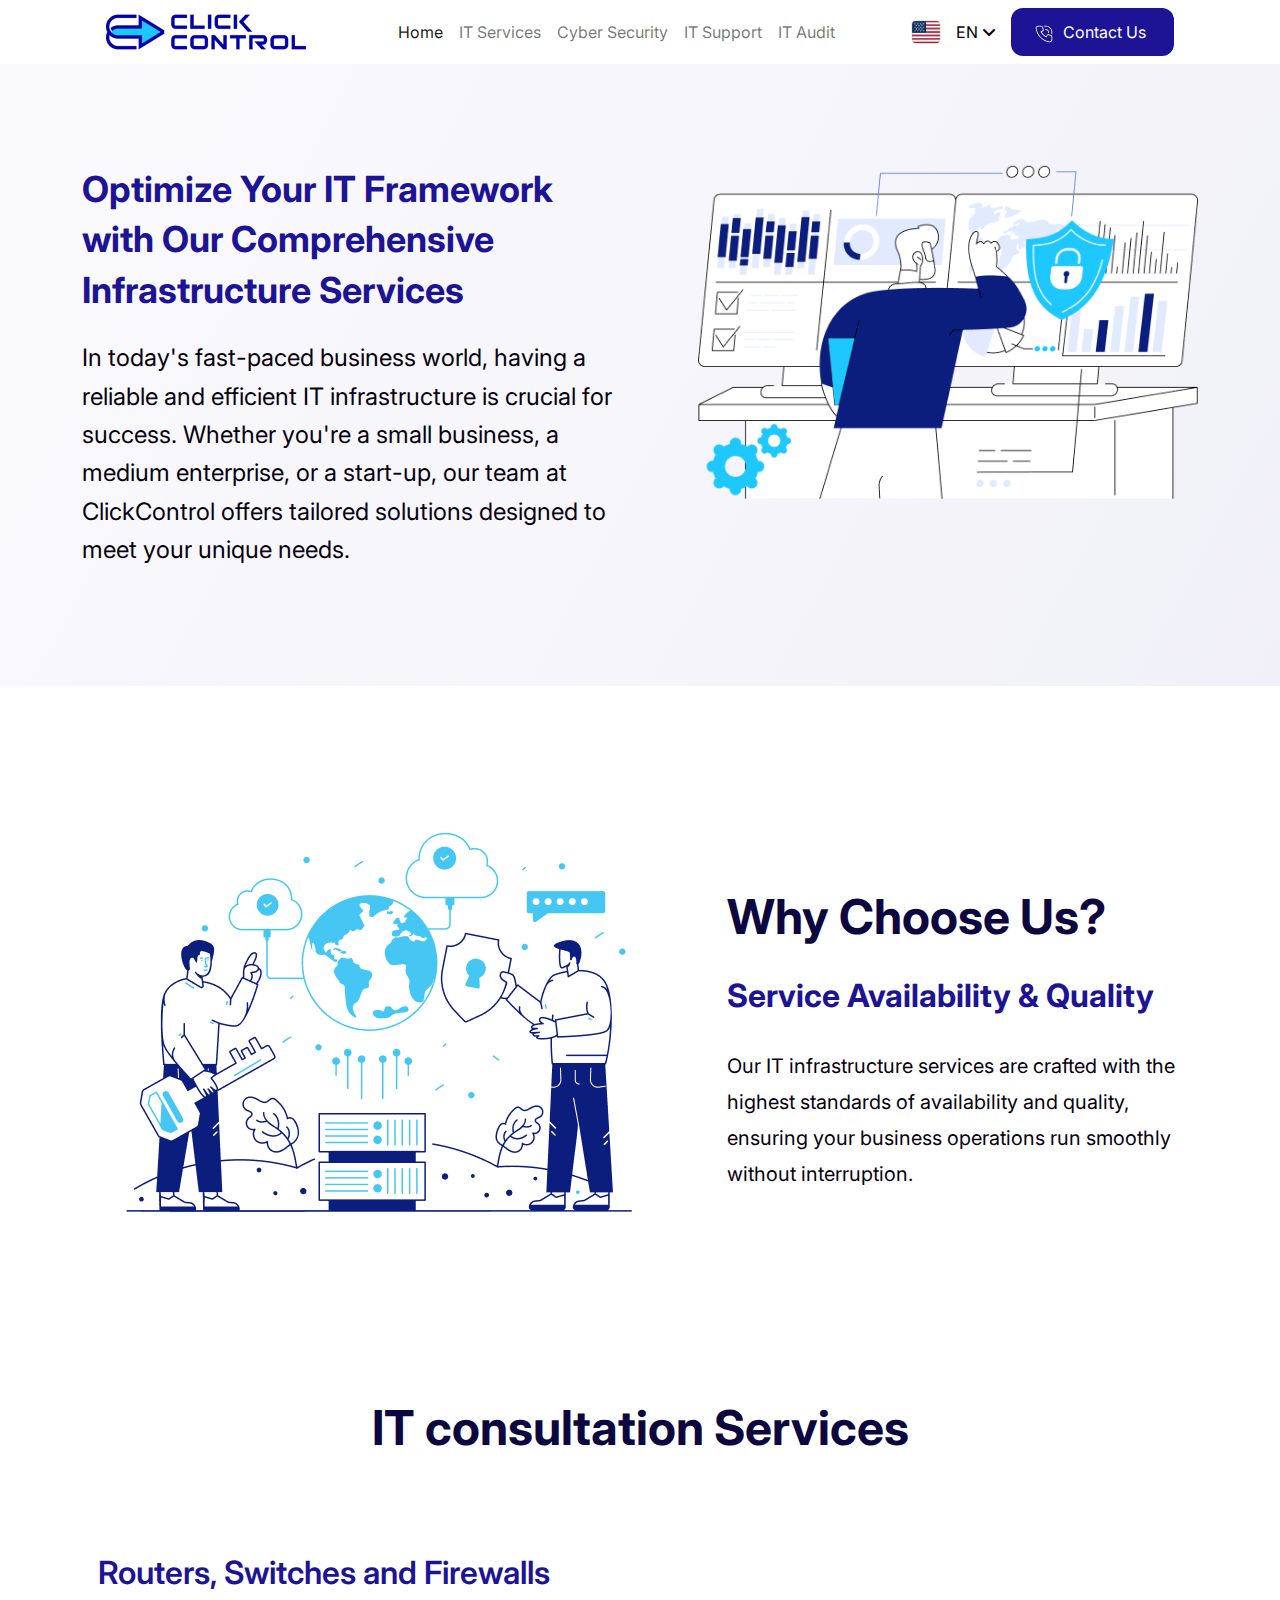
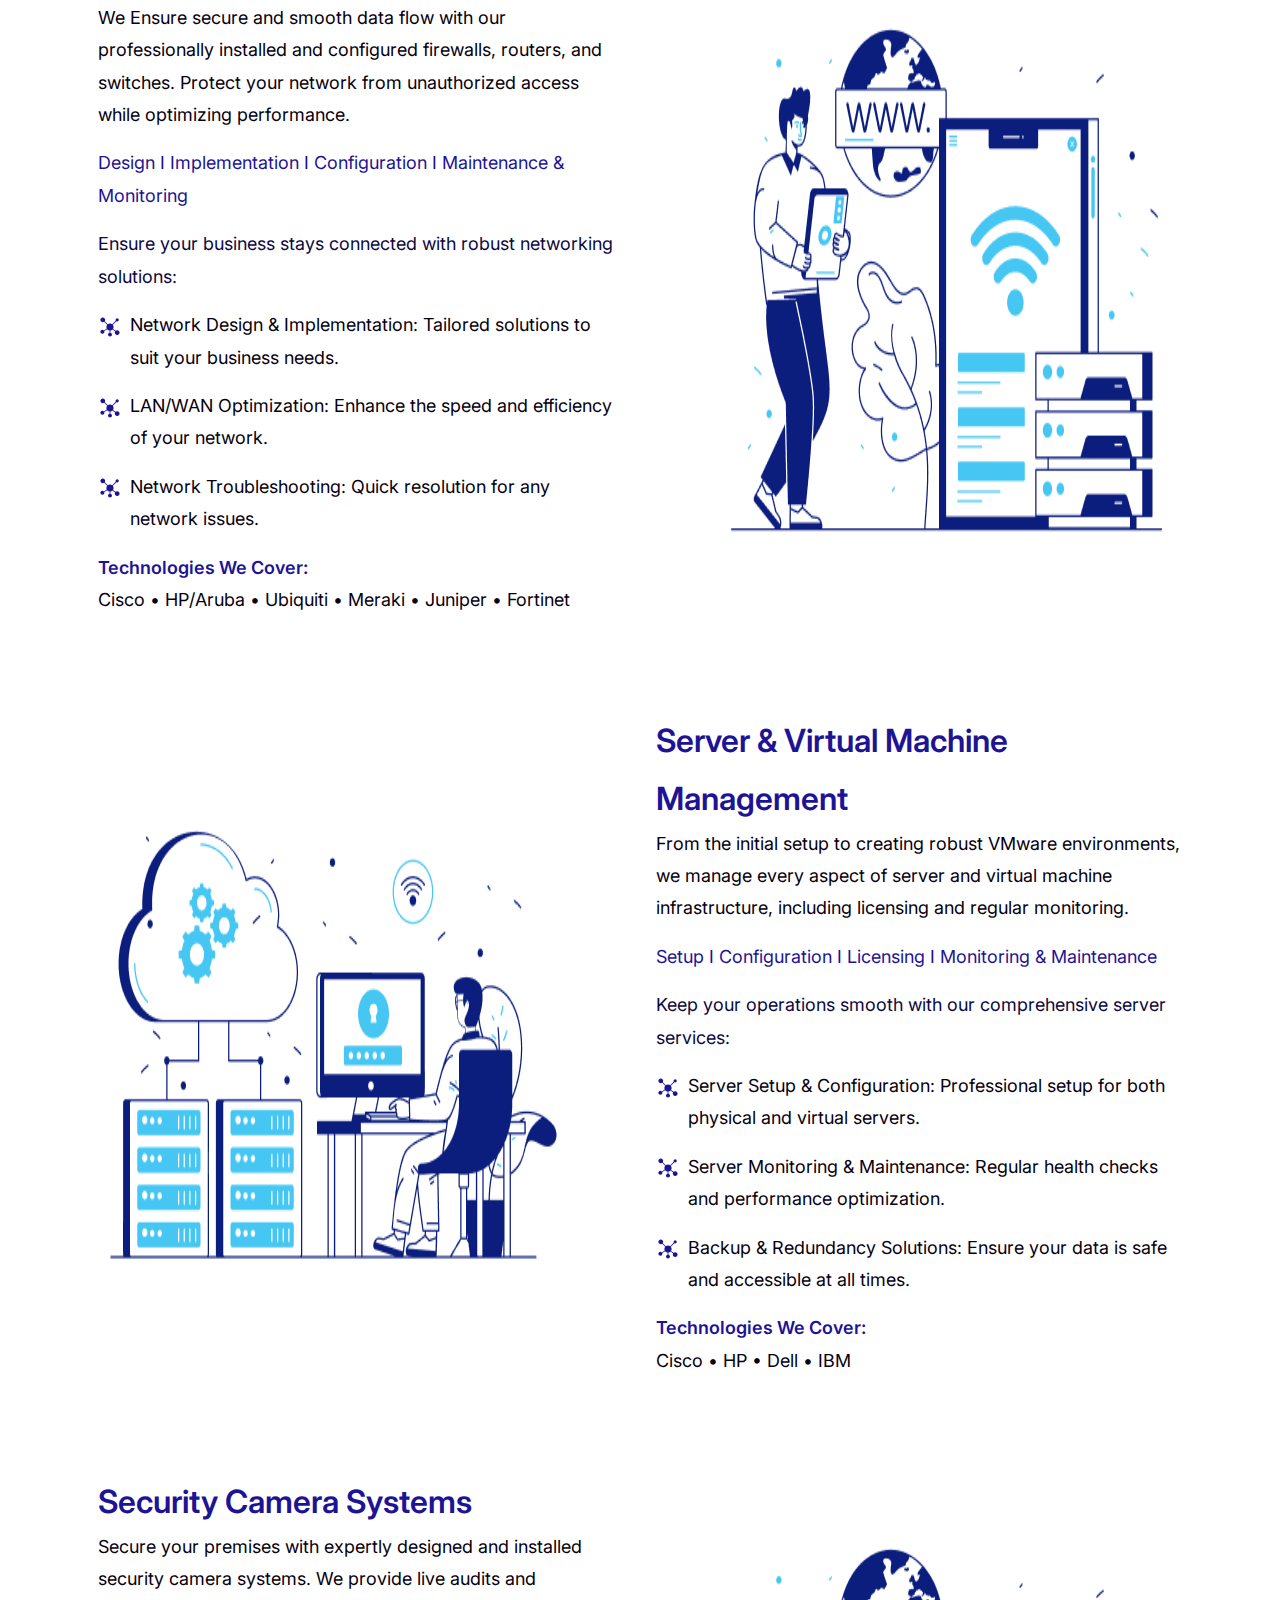
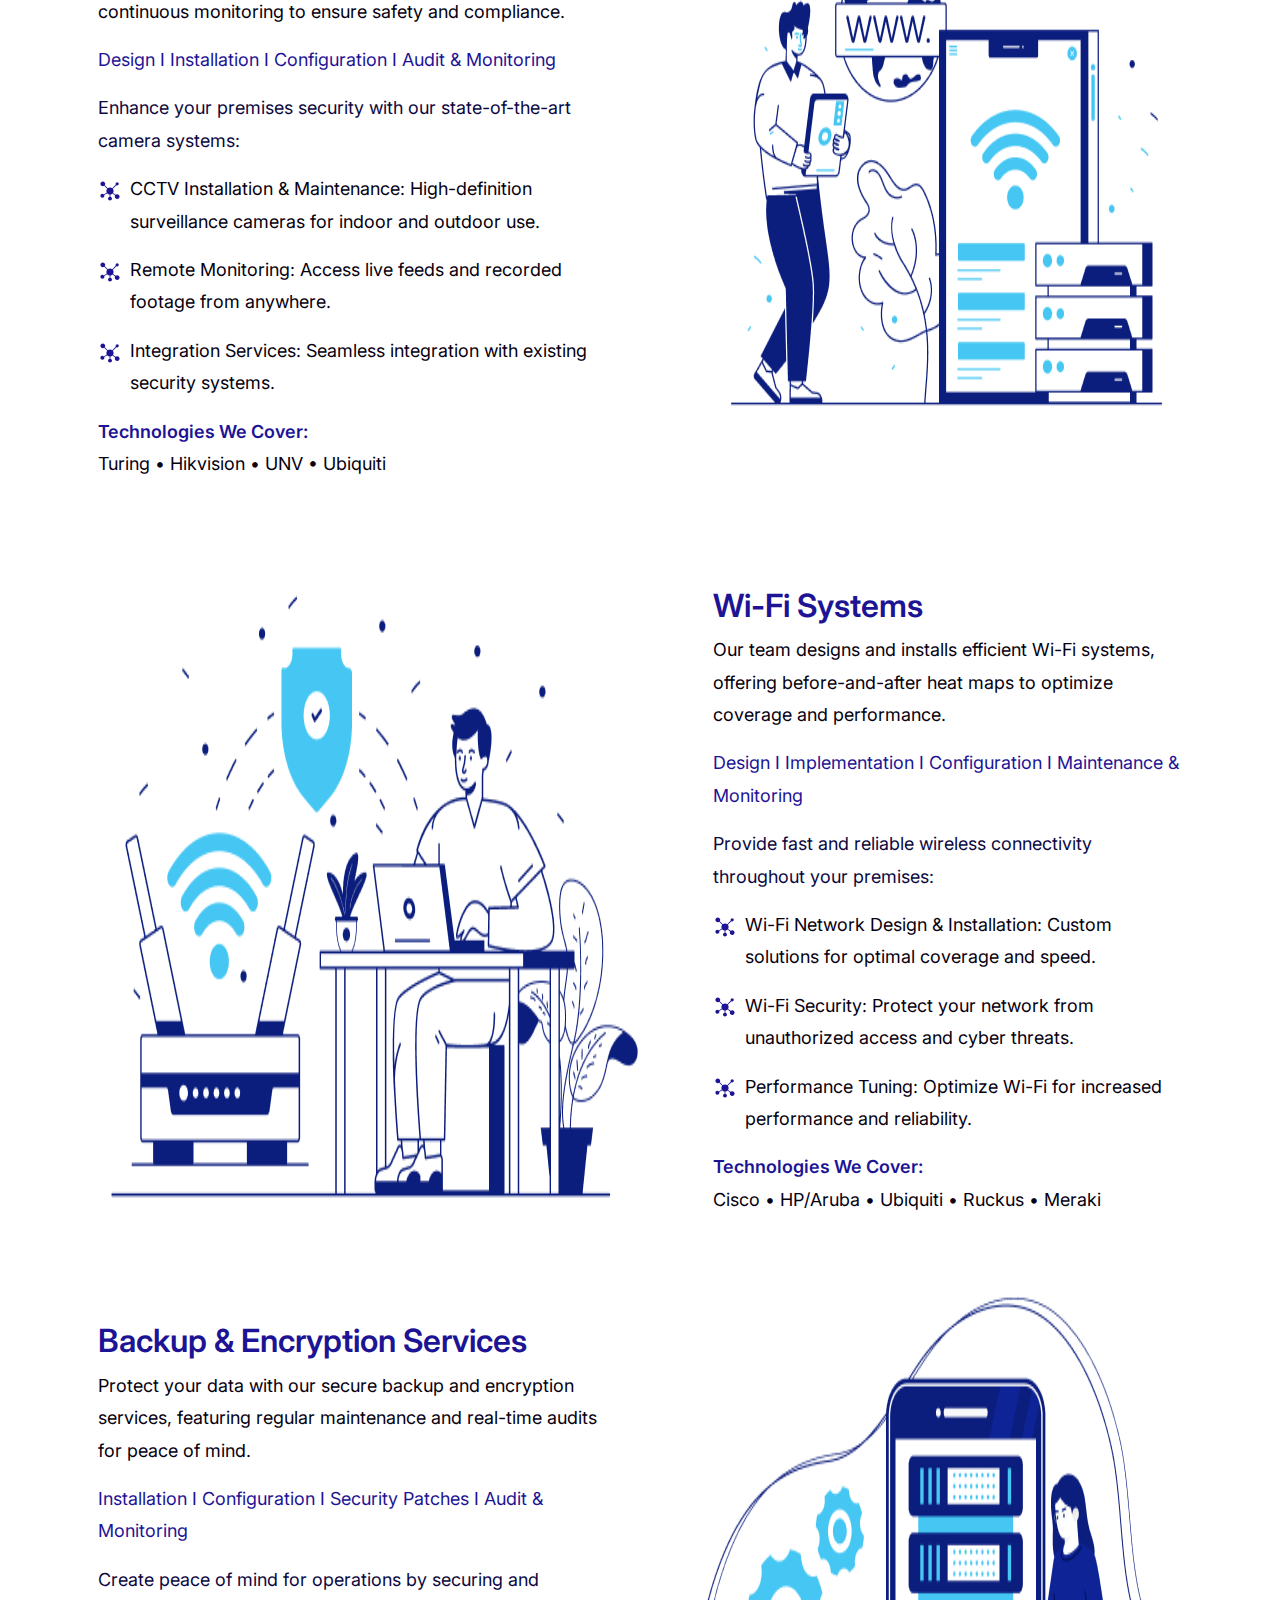
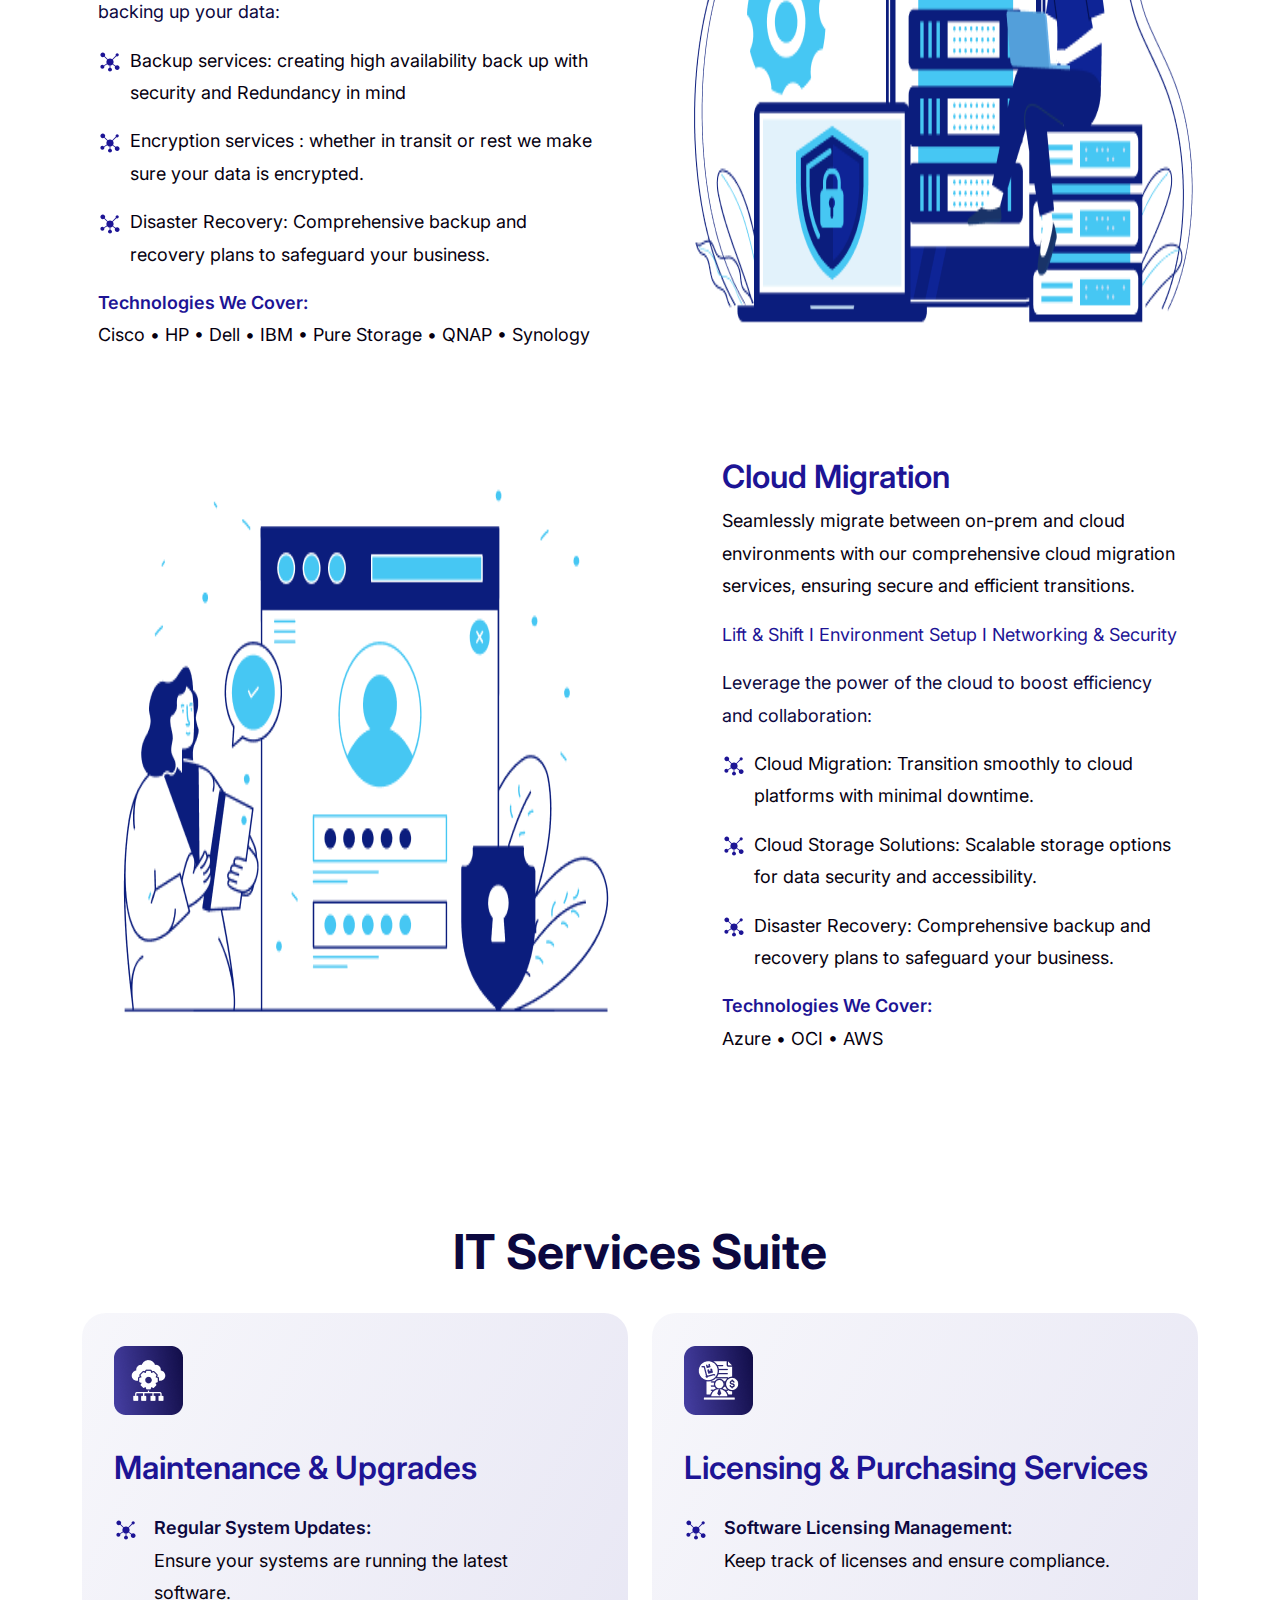
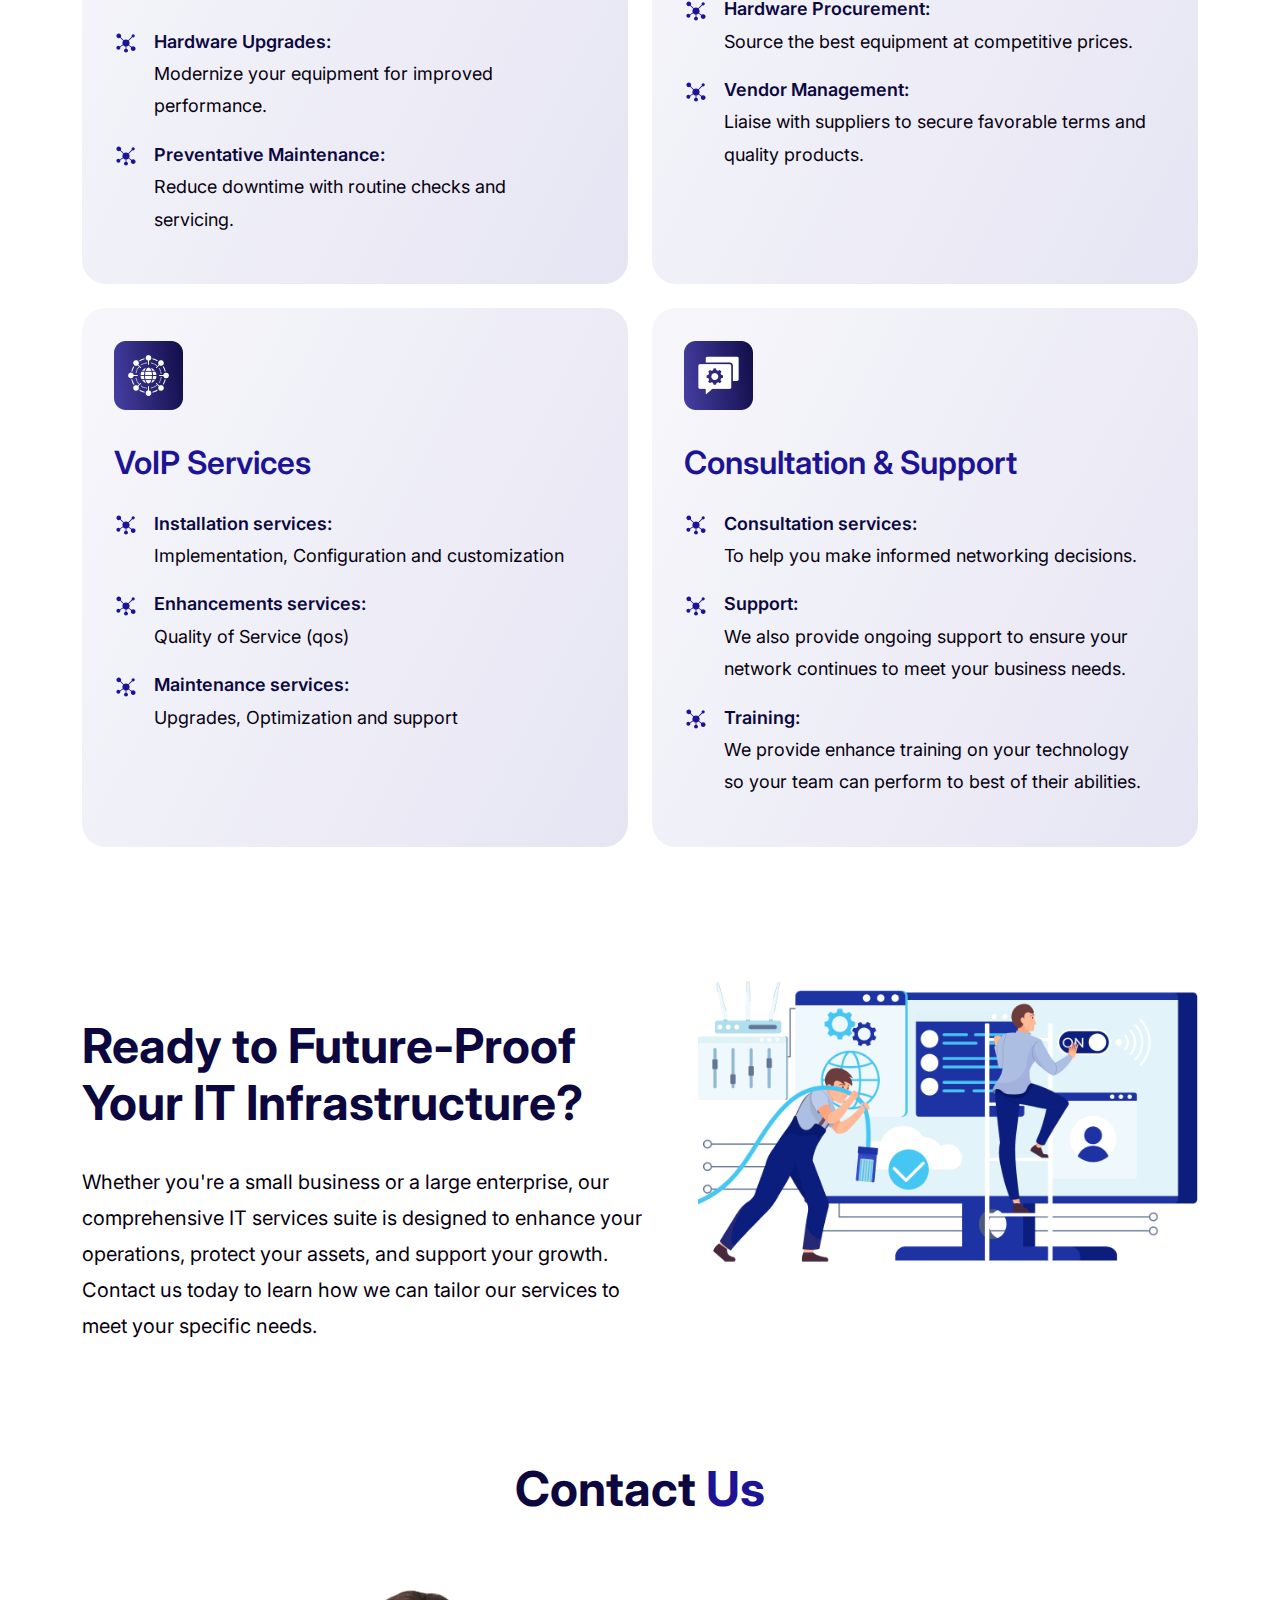
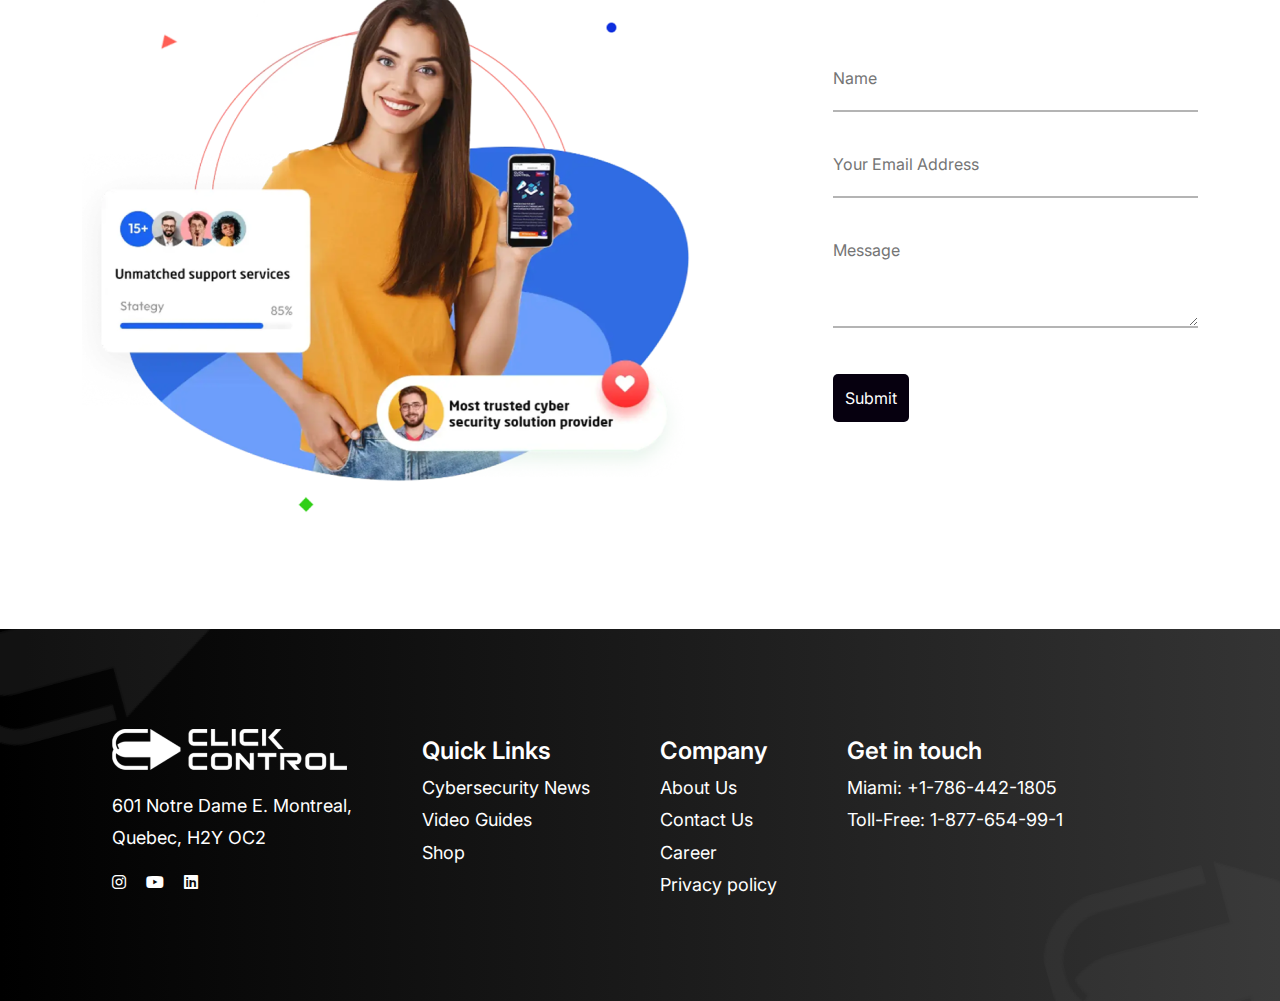
<file: it-audit.html>
<!DOCTYPE html>
<html lang="en">
  <head>
    <meta charset="UTF-8" />
    <meta name="viewport" content="width=device-width, initial-scale=1.0" />
    <!-- head icon -->
    <link rel="icon" href="assetes/img/home/logo/logo.png" sizes="192x192" />
    <!-- fontawesome -->
    <link rel="stylesheet" href="assetes/css/all.min.css" />
    <!-- bootstrap -->
    <link rel="stylesheet" href="assetes/css/bootstrap/bootstrap.min.css" />
    <!-- it-services.css -->
    <link rel="stylesheet" href="assetes/css/it-services.css">
    <!-- it-audit css -->
    <link rel="stylesheet" href="assetes/css/it-audit.css">
    <!-- main css -->
    <link rel="stylesheet" href="assetes/css/style.css" />
    <!-- responsive -->
    <link rel="stylesheet" href="assetes/css/responsive.css" />
    <title>Cybersecurity</title>
  </head>
  <body>
    <header class="header-area">
      <div class="container">
        <div class="row">
          <div class="col-xxl-12">
            <nav class="navbar navbar-expand-lg navbar-light">
              <div class="container-fluid">
                <!-- Left Side Logo -->
                <a class="navbar-brand" href="index.html">
                  <img src="assetes/img/home/logo/logo.png" alt="Logo" />
                </a>
                <!-- Toggler for Mobile View -->
                <button
                  class="navbar-toggler"
                  type="button"
                  data-bs-toggle="collapse"
                  data-bs-target="#navbarContent"
                  aria-controls="navbarContent"
                  aria-expanded="false"
                  aria-label="Toggle navigation"
                >
                  <span class="navbar-toggler-icon"></span>
                </button>

                <div
                  class="collapse navbar-collapse justify-content-center"
                  id="navbarContent"
                >
                  <ul class="navbar-nav">
                    <li class="nav-item">
                      <a class="nav-link active" href="index.html">Home</a>
                    </li>
                    <li class="nav-item">
                      <a class="nav-link" href="it-services.html"
                        >IT Services</a
                      >
                    </li>
                    <li class="nav-item">
                      <a class="nav-link" href="cyber-security.html"
                        >Cyber Security</a
                      >
                    </li>
                    <li class="nav-item">
                      <a class="nav-link" href="it-support.html">IT Support</a>
                    </li>
                    <li class="nav-item">
                      <a class="nav-link" href="it-audit.html">IT Audit</a>
                    </li>
                  </ul>
                </div>
                <div class="d-flex signup-desktop">
                  <div
                    class="right-side-nav collapse navbar-collapse"
                    id="navbarContent"
                  >
                    <div class="contact-img">
                      <img src="assetes/img/home/map/map.png" alt="" />
                    </div>
                    <span
                      >EN
                      <i class="fas fa-angle-down"></i>
                    </span>
                    <button class="button-color" type="button">
                      <svg
                        width="18"
                        height="18"
                        viewBox="0 0 18 18"
                        fill="none"
                        xmlns="http://www.w3.org/2000/svg"
                      >
                        <path
                          d="M13.1299 7.68865C13.1293 7.69267 13.1288 7.69663 13.1283 7.70065C13.1031 7.9218 13.2619 8.12159 13.4831 8.14682C13.5019 8.15007 13.521 8.1517 13.54 8.1517C13.7509 8.14631 13.9274 7.99011 13.9583 7.78142C13.9836 7.63321 13.9977 7.48332 14.0006 7.33302C13.9988 5.49281 12.5075 4.00151 10.6673 3.99968C10.5071 4.00319 10.3474 4.01901 10.1896 4.04683L10.341 4.86633C10.4488 4.84706 10.5579 4.83592 10.6673 4.83302C12.0474 4.83454 13.1658 5.95291 13.1673 7.33302C13.1644 7.44247 13.1533 7.55157 13.134 7.65935L13.1299 7.68865ZM9.50032 1.61687C10.2682 1.46062 11.0597 1.46062 11.8276 1.61687C14.9864 2.25952 17.0261 5.34124 16.3835 8.50001C16.3777 8.52819 16.3748 8.55687 16.375 8.58566C16.376 8.81536 16.5631 9.00075 16.7928 8.99968C16.9907 8.99928 17.1609 8.85986 17.2005 8.66603C17.3785 7.78976 17.3785 6.88665 17.2005 6.01033C16.4672 2.39929 12.9453 0.0664766 9.3343 0.799814L9.33171 0.800323C9.10623 0.846913 8.96117 1.0674 9.00776 1.29293C9.0543 1.5184 9.27484 1.66341 9.50032 1.61687ZM15.3052 9.77605C15.1416 9.74513 14.978 9.71013 14.8161 9.67107C14.4738 9.58684 14.1369 9.48252 13.807 9.35857C13.0146 9.05767 12.1224 9.39631 11.7293 10.1471L11.1035 11.3491C9.24631 10.2931 7.71016 8.75325 6.65847 6.89356L7.85313 6.27182C8.60269 5.87753 8.94088 4.98652 8.64171 4.19418C8.51816 3.86368 8.4141 3.52615 8.33007 3.18344C8.28938 3.02068 8.2552 2.85792 8.22428 2.69353C7.9985 1.51209 6.96207 0.659789 5.75927 0.666351H3.19579C2.45783 0.666198 1.75658 0.988413 1.27603 1.54851C0.799248 2.09956 0.587303 2.83152 0.695793 3.55209C1.80673 10.6353 7.36205 16.1919 14.445 17.3045C14.5683 17.3233 14.6929 17.3328 14.8177 17.333C16.21 17.3278 17.3355 16.1968 17.334 14.8045V12.2411C17.3405 11.0377 16.4873 10.0011 15.3052 9.77605ZM16.5006 14.8045C16.5005 15.2998 16.2842 15.7704 15.9082 16.0928C15.5402 16.4111 15.0515 16.5529 14.5703 16.481C7.84769 15.4248 2.57471 10.1512 1.51936 3.4284C1.44744 2.94764 1.58925 2.45951 1.90754 2.09213C2.22996 1.71616 2.70049 1.49979 3.19579 1.49968H5.75927C6.56031 1.49292 7.25219 2.05856 7.40478 2.84495C7.4384 3.02531 7.47721 3.20465 7.52115 3.38287C7.6127 3.75743 7.72659 4.12618 7.86213 4.4872C8.01309 4.8852 7.84428 5.3334 7.46825 5.53289L5.89843 6.34994L5.89706 6.35066C5.69361 6.45691 5.61477 6.70797 5.72102 6.91147C6.91441 9.21153 8.78682 11.0885 11.084 12.2874C11.2881 12.3935 11.5395 12.3146 11.6463 12.1108L12.4683 10.5321C12.6681 10.1569 13.1154 9.9883 13.5132 10.1382C13.8743 10.2745 14.2434 10.3886 14.6183 10.48C14.7955 10.5239 14.974 10.5622 15.1538 10.5947C15.9406 10.7475 16.5068 11.4395 16.5006 12.2411V14.8045Z"
                          fill="white"
                        />
                      </svg>
                      <span>Contact Us</span>
                    </button>
                  </div>
                </div>
              </div>
            </nav>
          </div>
        </div>
      </div>
    </header>
    <!-- banner section -->
    <section class="banner-section overflow-hidden">
      <div class="container">
        <div class="d-flex justify-content-between banner-area">
          <div class="it-audit-banner">
            <h2 class="common-banner">
              Optimize Your IT Framework with Our Comprehensive Infrastructure
              Services
            </h2>
            <p>
              In today's fast-paced business world, having a reliable and
              efficient IT infrastructure is crucial for success. Whether you're
              a small business, a medium enterprise, or a start-up, our team at
              ClickControl offers tailored solutions designed to meet your
              unique needs.
            </p>
          </div>
          <div class="it-industry-img">
            <img src="assetes/img/it-adub/banner.png" alt="" />
          </div>          
        </div>
      </div>
    </section>

    <!-- Choose Us? -->
    <section class="choose-us-section">
      <div class="container">
        <div class="choose-us-area d-flex">
          <img src="assetes/img/it-adub/ch-us/cloud-network.png" alt="" />
          <div class="choose-us-contant">
            <h2 class="title-two">Why Choose Us?</h2>
            <h4>Service Availability & Quality</h4>
            <p>
              Our IT infrastructure services are crafted with the highest
              standards of availability and quality, ensuring your business
              operations run smoothly without interruption.
            </p>
          </div>
        </div>
      </div>
    </section>

    <!-- IT consultation Services -->
    <section class="it-consultation-section">
      <div class="container">
        <h2 class="title-two">IT consultation Services</h2>
        <!-- one -->
        <div class="it-service-signle d-flex">
          <div class="it-service-contant">
            <h4>Routers, Switches and Firewalls</h4>
            <p>
              We Ensure secure and smooth data flow with our professionally
              installed and configured firewalls, routers, and switches. Protect
              your network from unauthorized access while optimizing
              performance.
            </p>
            <div class="it-service-des">
              <span
                >Design I Implementation I Configuration I Maintenance &
                Monitoring</span
              >
            </div>
            <div class="py-3 it-service-des-two">
              <span
                >Ensure your business stays connected with robust networking
                solutions:</span
              >
            </div>
            <div class="d-flex">
              <div class="pt-1">
                <svg
                width="24"
                height="24"
                viewBox="0 0 24 24"
                fill="none"
                xmlns="http://www.w3.org/2000/svg"
              >
                <path
                  d="M4.40039 14.7999C3.29639 14.7999 2.40039 15.6959 2.40039 16.7999C2.40039 17.9039 3.29639 18.7999 4.40039 18.7999C5.50439 18.7999 6.40039 17.9039 6.40039 16.7999C6.40039 16.5519 6.34839 16.3159 6.26439 16.0959L9.19239 14.2479C9.77239 14.9719 10.6284 15.4679 11.6004 15.5759V17.6399C10.6884 17.8239 10.0004 18.6319 10.0004 19.5999C10.0004 20.7039 10.8964 21.5999 12.0004 21.5999C13.1044 21.5999 14.0004 20.7039 14.0004 19.5999C14.0004 18.6319 13.3124 17.8239 12.4004 17.6399V15.5759C13.2484 15.4799 14.0084 15.0919 14.5764 14.5119L17.0884 16.4639C16.9044 16.8039 16.8004 17.1879 16.8004 17.5999C16.8004 18.9239 17.8764 19.9999 19.2004 19.9999C20.5244 19.9999 21.6004 18.9239 21.6004 17.5999C21.6004 16.2759 20.5244 15.1999 19.2004 15.1999C18.5764 15.1999 18.0084 15.4399 17.5804 15.8359L15.0644 13.8799C15.4004 13.3319 15.6004 12.6879 15.6004 11.9999C15.6004 11.1519 15.3044 10.3719 14.8084 9.7559L18.3924 6.1719C18.6284 6.3159 18.9044 6.3999 19.2004 6.3999C20.0844 6.3999 20.8004 5.6839 20.8004 4.7999C20.8004 3.9159 20.0844 3.1999 19.2004 3.1999C18.3164 3.1999 17.6004 3.9159 17.6004 4.7999C17.6004 5.0959 17.6844 5.3719 17.8284 5.6079L14.2444 9.1919C13.6284 8.6959 12.8484 8.3999 12.0004 8.3999C11.1524 8.3999 10.3724 8.6959 9.75639 9.1919L6.75639 6.1919C7.03239 5.7959 7.20039 5.3159 7.20039 4.7999C7.20039 3.4759 6.12439 2.3999 4.80039 2.3999C3.47639 2.3999 2.40039 3.4759 2.40039 4.7999C2.40039 6.1239 3.47639 7.1999 4.80039 7.1999C5.31639 7.1999 5.79639 7.0319 6.18839 6.7559L9.18839 9.7559C8.69639 10.3719 8.40039 11.1519 8.40039 11.9999C8.40039 12.5639 8.53239 13.0959 8.76439 13.5719L5.84039 15.4199C5.47639 15.0399 4.96839 14.7999 4.40039 14.7999Z"
                  fill="#1D1495"
                />
              </svg>
              </div>
              <span class="px-2"
                >Network Design & Implementation: Tailored solutions to suit
                your business needs.</span
              >
            </div>
            <div class="d-flex py-3">
              <div class="pt-1">
                <svg
                width="24"
                height="24"
                viewBox="0 0 24 24"
                fill="none"
                xmlns="http://www.w3.org/2000/svg"
              >
                <path
                  d="M4.40039 14.7999C3.29639 14.7999 2.40039 15.6959 2.40039 16.7999C2.40039 17.9039 3.29639 18.7999 4.40039 18.7999C5.50439 18.7999 6.40039 17.9039 6.40039 16.7999C6.40039 16.5519 6.34839 16.3159 6.26439 16.0959L9.19239 14.2479C9.77239 14.9719 10.6284 15.4679 11.6004 15.5759V17.6399C10.6884 17.8239 10.0004 18.6319 10.0004 19.5999C10.0004 20.7039 10.8964 21.5999 12.0004 21.5999C13.1044 21.5999 14.0004 20.7039 14.0004 19.5999C14.0004 18.6319 13.3124 17.8239 12.4004 17.6399V15.5759C13.2484 15.4799 14.0084 15.0919 14.5764 14.5119L17.0884 16.4639C16.9044 16.8039 16.8004 17.1879 16.8004 17.5999C16.8004 18.9239 17.8764 19.9999 19.2004 19.9999C20.5244 19.9999 21.6004 18.9239 21.6004 17.5999C21.6004 16.2759 20.5244 15.1999 19.2004 15.1999C18.5764 15.1999 18.0084 15.4399 17.5804 15.8359L15.0644 13.8799C15.4004 13.3319 15.6004 12.6879 15.6004 11.9999C15.6004 11.1519 15.3044 10.3719 14.8084 9.7559L18.3924 6.1719C18.6284 6.3159 18.9044 6.3999 19.2004 6.3999C20.0844 6.3999 20.8004 5.6839 20.8004 4.7999C20.8004 3.9159 20.0844 3.1999 19.2004 3.1999C18.3164 3.1999 17.6004 3.9159 17.6004 4.7999C17.6004 5.0959 17.6844 5.3719 17.8284 5.6079L14.2444 9.1919C13.6284 8.6959 12.8484 8.3999 12.0004 8.3999C11.1524 8.3999 10.3724 8.6959 9.75639 9.1919L6.75639 6.1919C7.03239 5.7959 7.20039 5.3159 7.20039 4.7999C7.20039 3.4759 6.12439 2.3999 4.80039 2.3999C3.47639 2.3999 2.40039 3.4759 2.40039 4.7999C2.40039 6.1239 3.47639 7.1999 4.80039 7.1999C5.31639 7.1999 5.79639 7.0319 6.18839 6.7559L9.18839 9.7559C8.69639 10.3719 8.40039 11.1519 8.40039 11.9999C8.40039 12.5639 8.53239 13.0959 8.76439 13.5719L5.84039 15.4199C5.47639 15.0399 4.96839 14.7999 4.40039 14.7999Z"
                  fill="#1D1495"
                />
              </svg>
              </div>
              <span class="px-2"
                >LAN/WAN Optimization: Enhance the speed and efficiency of your
                network.</span
              >
            </div>
            <div class="d-flex pb-3">
              <div class="pt-1">
                <svg
                width="24"
                height="24"
                viewBox="0 0 24 24"
                fill="none"
                xmlns="http://www.w3.org/2000/svg"
              >
                <path
                  d="M4.40039 14.7999C3.29639 14.7999 2.40039 15.6959 2.40039 16.7999C2.40039 17.9039 3.29639 18.7999 4.40039 18.7999C5.50439 18.7999 6.40039 17.9039 6.40039 16.7999C6.40039 16.5519 6.34839 16.3159 6.26439 16.0959L9.19239 14.2479C9.77239 14.9719 10.6284 15.4679 11.6004 15.5759V17.6399C10.6884 17.8239 10.0004 18.6319 10.0004 19.5999C10.0004 20.7039 10.8964 21.5999 12.0004 21.5999C13.1044 21.5999 14.0004 20.7039 14.0004 19.5999C14.0004 18.6319 13.3124 17.8239 12.4004 17.6399V15.5759C13.2484 15.4799 14.0084 15.0919 14.5764 14.5119L17.0884 16.4639C16.9044 16.8039 16.8004 17.1879 16.8004 17.5999C16.8004 18.9239 17.8764 19.9999 19.2004 19.9999C20.5244 19.9999 21.6004 18.9239 21.6004 17.5999C21.6004 16.2759 20.5244 15.1999 19.2004 15.1999C18.5764 15.1999 18.0084 15.4399 17.5804 15.8359L15.0644 13.8799C15.4004 13.3319 15.6004 12.6879 15.6004 11.9999C15.6004 11.1519 15.3044 10.3719 14.8084 9.7559L18.3924 6.1719C18.6284 6.3159 18.9044 6.3999 19.2004 6.3999C20.0844 6.3999 20.8004 5.6839 20.8004 4.7999C20.8004 3.9159 20.0844 3.1999 19.2004 3.1999C18.3164 3.1999 17.6004 3.9159 17.6004 4.7999C17.6004 5.0959 17.6844 5.3719 17.8284 5.6079L14.2444 9.1919C13.6284 8.6959 12.8484 8.3999 12.0004 8.3999C11.1524 8.3999 10.3724 8.6959 9.75639 9.1919L6.75639 6.1919C7.03239 5.7959 7.20039 5.3159 7.20039 4.7999C7.20039 3.4759 6.12439 2.3999 4.80039 2.3999C3.47639 2.3999 2.40039 3.4759 2.40039 4.7999C2.40039 6.1239 3.47639 7.1999 4.80039 7.1999C5.31639 7.1999 5.79639 7.0319 6.18839 6.7559L9.18839 9.7559C8.69639 10.3719 8.40039 11.1519 8.40039 11.9999C8.40039 12.5639 8.53239 13.0959 8.76439 13.5719L5.84039 15.4199C5.47639 15.0399 4.96839 14.7999 4.40039 14.7999Z"
                  fill="#1D1495"
                />
              </svg>
              </div>
              <span class="px-2"
                >Network Troubleshooting: Quick resolution for any network
                issues.</span
              >
            </div>
            <div class="it-common-menu">
              <span>Technologies We Cover:</span>
              <a href=""
                >Cisco • HP/Aruba • Ubiquiti • Meraki • Juniper • Fortinet
              </a>
            </div>
          </div>
          <img
            src="assetes/img/it-adub/it-surv/application1.png"
            alt="service"
          />
        </div>
        <!-- two -->
        <div class="it-service-signle d-flex">
          <img
            src="assetes/img/it-adub/it-surv/application2.png"
            alt="service"
          />
          <div class="it-service-contant">
            <h4>Server & Virtual Machine Management</h4>
            <p>
              From the initial setup to creating robust VMware environments, we
              manage every aspect of server and virtual machine infrastructure,
              including licensing and regular monitoring.
            </p>
            <div class="it-service-des">
              <span
                >Setup I Configuration I Licensing I Monitoring &
                Maintenance</span
              >
            </div>
            <div class="py-3 it-service-des-two">
              <span
                >Keep your operations smooth with our comprehensive server
                services:</span
              >
            </div>
            <div class="d-flex">
              <div class="pt-1">
                <svg
                width="24"
                height="24"
                viewBox="0 0 24 24"
                fill="none"
                xmlns="http://www.w3.org/2000/svg"
              >
                <path
                  d="M4.40039 14.7999C3.29639 14.7999 2.40039 15.6959 2.40039 16.7999C2.40039 17.9039 3.29639 18.7999 4.40039 18.7999C5.50439 18.7999 6.40039 17.9039 6.40039 16.7999C6.40039 16.5519 6.34839 16.3159 6.26439 16.0959L9.19239 14.2479C9.77239 14.9719 10.6284 15.4679 11.6004 15.5759V17.6399C10.6884 17.8239 10.0004 18.6319 10.0004 19.5999C10.0004 20.7039 10.8964 21.5999 12.0004 21.5999C13.1044 21.5999 14.0004 20.7039 14.0004 19.5999C14.0004 18.6319 13.3124 17.8239 12.4004 17.6399V15.5759C13.2484 15.4799 14.0084 15.0919 14.5764 14.5119L17.0884 16.4639C16.9044 16.8039 16.8004 17.1879 16.8004 17.5999C16.8004 18.9239 17.8764 19.9999 19.2004 19.9999C20.5244 19.9999 21.6004 18.9239 21.6004 17.5999C21.6004 16.2759 20.5244 15.1999 19.2004 15.1999C18.5764 15.1999 18.0084 15.4399 17.5804 15.8359L15.0644 13.8799C15.4004 13.3319 15.6004 12.6879 15.6004 11.9999C15.6004 11.1519 15.3044 10.3719 14.8084 9.7559L18.3924 6.1719C18.6284 6.3159 18.9044 6.3999 19.2004 6.3999C20.0844 6.3999 20.8004 5.6839 20.8004 4.7999C20.8004 3.9159 20.0844 3.1999 19.2004 3.1999C18.3164 3.1999 17.6004 3.9159 17.6004 4.7999C17.6004 5.0959 17.6844 5.3719 17.8284 5.6079L14.2444 9.1919C13.6284 8.6959 12.8484 8.3999 12.0004 8.3999C11.1524 8.3999 10.3724 8.6959 9.75639 9.1919L6.75639 6.1919C7.03239 5.7959 7.20039 5.3159 7.20039 4.7999C7.20039 3.4759 6.12439 2.3999 4.80039 2.3999C3.47639 2.3999 2.40039 3.4759 2.40039 4.7999C2.40039 6.1239 3.47639 7.1999 4.80039 7.1999C5.31639 7.1999 5.79639 7.0319 6.18839 6.7559L9.18839 9.7559C8.69639 10.3719 8.40039 11.1519 8.40039 11.9999C8.40039 12.5639 8.53239 13.0959 8.76439 13.5719L5.84039 15.4199C5.47639 15.0399 4.96839 14.7999 4.40039 14.7999Z"
                  fill="#1D1495"
                />
              </svg>
              </div>
              <span class="px-2"
                >Server Setup & Configuration: Professional setup for both
                physical and virtual servers.</span
              >
            </div>
            <div class="d-flex py-3">
              <div class="pt-1">
                <svg
                width="24"
                height="24"
                viewBox="0 0 24 24"
                fill="none"
                xmlns="http://www.w3.org/2000/svg"
              >
                <path
                  d="M4.40039 14.7999C3.29639 14.7999 2.40039 15.6959 2.40039 16.7999C2.40039 17.9039 3.29639 18.7999 4.40039 18.7999C5.50439 18.7999 6.40039 17.9039 6.40039 16.7999C6.40039 16.5519 6.34839 16.3159 6.26439 16.0959L9.19239 14.2479C9.77239 14.9719 10.6284 15.4679 11.6004 15.5759V17.6399C10.6884 17.8239 10.0004 18.6319 10.0004 19.5999C10.0004 20.7039 10.8964 21.5999 12.0004 21.5999C13.1044 21.5999 14.0004 20.7039 14.0004 19.5999C14.0004 18.6319 13.3124 17.8239 12.4004 17.6399V15.5759C13.2484 15.4799 14.0084 15.0919 14.5764 14.5119L17.0884 16.4639C16.9044 16.8039 16.8004 17.1879 16.8004 17.5999C16.8004 18.9239 17.8764 19.9999 19.2004 19.9999C20.5244 19.9999 21.6004 18.9239 21.6004 17.5999C21.6004 16.2759 20.5244 15.1999 19.2004 15.1999C18.5764 15.1999 18.0084 15.4399 17.5804 15.8359L15.0644 13.8799C15.4004 13.3319 15.6004 12.6879 15.6004 11.9999C15.6004 11.1519 15.3044 10.3719 14.8084 9.7559L18.3924 6.1719C18.6284 6.3159 18.9044 6.3999 19.2004 6.3999C20.0844 6.3999 20.8004 5.6839 20.8004 4.7999C20.8004 3.9159 20.0844 3.1999 19.2004 3.1999C18.3164 3.1999 17.6004 3.9159 17.6004 4.7999C17.6004 5.0959 17.6844 5.3719 17.8284 5.6079L14.2444 9.1919C13.6284 8.6959 12.8484 8.3999 12.0004 8.3999C11.1524 8.3999 10.3724 8.6959 9.75639 9.1919L6.75639 6.1919C7.03239 5.7959 7.20039 5.3159 7.20039 4.7999C7.20039 3.4759 6.12439 2.3999 4.80039 2.3999C3.47639 2.3999 2.40039 3.4759 2.40039 4.7999C2.40039 6.1239 3.47639 7.1999 4.80039 7.1999C5.31639 7.1999 5.79639 7.0319 6.18839 6.7559L9.18839 9.7559C8.69639 10.3719 8.40039 11.1519 8.40039 11.9999C8.40039 12.5639 8.53239 13.0959 8.76439 13.5719L5.84039 15.4199C5.47639 15.0399 4.96839 14.7999 4.40039 14.7999Z"
                  fill="#1D1495"
                />
              </svg>
              </div>
              <span class="px-2"
                >Server Monitoring & Maintenance: Regular health checks and
                performance optimization.</span
              >
            </div>
            <div class="d-flex pb-3">
              <div class="pt-1">
                <svg
                width="24"
                height="24"
                viewBox="0 0 24 24"
                fill="none"
                xmlns="http://www.w3.org/2000/svg"
              >
                <path
                  d="M4.40039 14.7999C3.29639 14.7999 2.40039 15.6959 2.40039 16.7999C2.40039 17.9039 3.29639 18.7999 4.40039 18.7999C5.50439 18.7999 6.40039 17.9039 6.40039 16.7999C6.40039 16.5519 6.34839 16.3159 6.26439 16.0959L9.19239 14.2479C9.77239 14.9719 10.6284 15.4679 11.6004 15.5759V17.6399C10.6884 17.8239 10.0004 18.6319 10.0004 19.5999C10.0004 20.7039 10.8964 21.5999 12.0004 21.5999C13.1044 21.5999 14.0004 20.7039 14.0004 19.5999C14.0004 18.6319 13.3124 17.8239 12.4004 17.6399V15.5759C13.2484 15.4799 14.0084 15.0919 14.5764 14.5119L17.0884 16.4639C16.9044 16.8039 16.8004 17.1879 16.8004 17.5999C16.8004 18.9239 17.8764 19.9999 19.2004 19.9999C20.5244 19.9999 21.6004 18.9239 21.6004 17.5999C21.6004 16.2759 20.5244 15.1999 19.2004 15.1999C18.5764 15.1999 18.0084 15.4399 17.5804 15.8359L15.0644 13.8799C15.4004 13.3319 15.6004 12.6879 15.6004 11.9999C15.6004 11.1519 15.3044 10.3719 14.8084 9.7559L18.3924 6.1719C18.6284 6.3159 18.9044 6.3999 19.2004 6.3999C20.0844 6.3999 20.8004 5.6839 20.8004 4.7999C20.8004 3.9159 20.0844 3.1999 19.2004 3.1999C18.3164 3.1999 17.6004 3.9159 17.6004 4.7999C17.6004 5.0959 17.6844 5.3719 17.8284 5.6079L14.2444 9.1919C13.6284 8.6959 12.8484 8.3999 12.0004 8.3999C11.1524 8.3999 10.3724 8.6959 9.75639 9.1919L6.75639 6.1919C7.03239 5.7959 7.20039 5.3159 7.20039 4.7999C7.20039 3.4759 6.12439 2.3999 4.80039 2.3999C3.47639 2.3999 2.40039 3.4759 2.40039 4.7999C2.40039 6.1239 3.47639 7.1999 4.80039 7.1999C5.31639 7.1999 5.79639 7.0319 6.18839 6.7559L9.18839 9.7559C8.69639 10.3719 8.40039 11.1519 8.40039 11.9999C8.40039 12.5639 8.53239 13.0959 8.76439 13.5719L5.84039 15.4199C5.47639 15.0399 4.96839 14.7999 4.40039 14.7999Z"
                  fill="#1D1495"
                />
              </svg>
              </div>
              <span class="px-2"
                >Backup & Redundancy Solutions: Ensure your data is safe and
                accessible at all times.</span
              >
            </div>
            <div class="it-common-menu">
              <span>Technologies We Cover:</span>
              <a href="">Cisco • HP • Dell • IBM </a>
            </div>
          </div>
        </div>
        <!-- three -->
        <div class="it-service-signle d-flex">
          <div class="it-service-contant">
            <h4>Security Camera Systems</h4>
            <p>
              Secure your premises with expertly designed and installed security
              camera systems. We provide live audits and continuous monitoring
              to ensure safety and compliance.
            </p>
            <div class="it-service-des">
              <span
                >Design I Installation I Configuration I Audit &
                Monitoring</span
              >
            </div>
            <div class="py-3 it-service-des-two">
              <span
                >Enhance your premises security with our state-of-the-art camera
                systems:</span
              >
            </div>
            <div class="d-flex">
              <div class="pt-1">
                <svg
                width="24"
                height="24"
                viewBox="0 0 24 24"
                fill="none"
                xmlns="http://www.w3.org/2000/svg"
              >
                <path
                  d="M4.40039 14.7999C3.29639 14.7999 2.40039 15.6959 2.40039 16.7999C2.40039 17.9039 3.29639 18.7999 4.40039 18.7999C5.50439 18.7999 6.40039 17.9039 6.40039 16.7999C6.40039 16.5519 6.34839 16.3159 6.26439 16.0959L9.19239 14.2479C9.77239 14.9719 10.6284 15.4679 11.6004 15.5759V17.6399C10.6884 17.8239 10.0004 18.6319 10.0004 19.5999C10.0004 20.7039 10.8964 21.5999 12.0004 21.5999C13.1044 21.5999 14.0004 20.7039 14.0004 19.5999C14.0004 18.6319 13.3124 17.8239 12.4004 17.6399V15.5759C13.2484 15.4799 14.0084 15.0919 14.5764 14.5119L17.0884 16.4639C16.9044 16.8039 16.8004 17.1879 16.8004 17.5999C16.8004 18.9239 17.8764 19.9999 19.2004 19.9999C20.5244 19.9999 21.6004 18.9239 21.6004 17.5999C21.6004 16.2759 20.5244 15.1999 19.2004 15.1999C18.5764 15.1999 18.0084 15.4399 17.5804 15.8359L15.0644 13.8799C15.4004 13.3319 15.6004 12.6879 15.6004 11.9999C15.6004 11.1519 15.3044 10.3719 14.8084 9.7559L18.3924 6.1719C18.6284 6.3159 18.9044 6.3999 19.2004 6.3999C20.0844 6.3999 20.8004 5.6839 20.8004 4.7999C20.8004 3.9159 20.0844 3.1999 19.2004 3.1999C18.3164 3.1999 17.6004 3.9159 17.6004 4.7999C17.6004 5.0959 17.6844 5.3719 17.8284 5.6079L14.2444 9.1919C13.6284 8.6959 12.8484 8.3999 12.0004 8.3999C11.1524 8.3999 10.3724 8.6959 9.75639 9.1919L6.75639 6.1919C7.03239 5.7959 7.20039 5.3159 7.20039 4.7999C7.20039 3.4759 6.12439 2.3999 4.80039 2.3999C3.47639 2.3999 2.40039 3.4759 2.40039 4.7999C2.40039 6.1239 3.47639 7.1999 4.80039 7.1999C5.31639 7.1999 5.79639 7.0319 6.18839 6.7559L9.18839 9.7559C8.69639 10.3719 8.40039 11.1519 8.40039 11.9999C8.40039 12.5639 8.53239 13.0959 8.76439 13.5719L5.84039 15.4199C5.47639 15.0399 4.96839 14.7999 4.40039 14.7999Z"
                  fill="#1D1495"
                />
              </svg>
              </div>
              <span class="px-2"
                >CCTV Installation & Maintenance: High-definition surveillance
                cameras for indoor and outdoor use.</span
              >
            </div>
            <div class="d-flex py-3">
              <div class="pt-1">
                <svg
                width="24"
                height="24"
                viewBox="0 0 24 24"
                fill="none"
                xmlns="http://www.w3.org/2000/svg"
              >
                <path
                  d="M4.40039 14.7999C3.29639 14.7999 2.40039 15.6959 2.40039 16.7999C2.40039 17.9039 3.29639 18.7999 4.40039 18.7999C5.50439 18.7999 6.40039 17.9039 6.40039 16.7999C6.40039 16.5519 6.34839 16.3159 6.26439 16.0959L9.19239 14.2479C9.77239 14.9719 10.6284 15.4679 11.6004 15.5759V17.6399C10.6884 17.8239 10.0004 18.6319 10.0004 19.5999C10.0004 20.7039 10.8964 21.5999 12.0004 21.5999C13.1044 21.5999 14.0004 20.7039 14.0004 19.5999C14.0004 18.6319 13.3124 17.8239 12.4004 17.6399V15.5759C13.2484 15.4799 14.0084 15.0919 14.5764 14.5119L17.0884 16.4639C16.9044 16.8039 16.8004 17.1879 16.8004 17.5999C16.8004 18.9239 17.8764 19.9999 19.2004 19.9999C20.5244 19.9999 21.6004 18.9239 21.6004 17.5999C21.6004 16.2759 20.5244 15.1999 19.2004 15.1999C18.5764 15.1999 18.0084 15.4399 17.5804 15.8359L15.0644 13.8799C15.4004 13.3319 15.6004 12.6879 15.6004 11.9999C15.6004 11.1519 15.3044 10.3719 14.8084 9.7559L18.3924 6.1719C18.6284 6.3159 18.9044 6.3999 19.2004 6.3999C20.0844 6.3999 20.8004 5.6839 20.8004 4.7999C20.8004 3.9159 20.0844 3.1999 19.2004 3.1999C18.3164 3.1999 17.6004 3.9159 17.6004 4.7999C17.6004 5.0959 17.6844 5.3719 17.8284 5.6079L14.2444 9.1919C13.6284 8.6959 12.8484 8.3999 12.0004 8.3999C11.1524 8.3999 10.3724 8.6959 9.75639 9.1919L6.75639 6.1919C7.03239 5.7959 7.20039 5.3159 7.20039 4.7999C7.20039 3.4759 6.12439 2.3999 4.80039 2.3999C3.47639 2.3999 2.40039 3.4759 2.40039 4.7999C2.40039 6.1239 3.47639 7.1999 4.80039 7.1999C5.31639 7.1999 5.79639 7.0319 6.18839 6.7559L9.18839 9.7559C8.69639 10.3719 8.40039 11.1519 8.40039 11.9999C8.40039 12.5639 8.53239 13.0959 8.76439 13.5719L5.84039 15.4199C5.47639 15.0399 4.96839 14.7999 4.40039 14.7999Z"
                  fill="#1D1495"
                />
              </svg>
              </div>
              <span class="px-2"
                >Remote Monitoring: Access live feeds and recorded footage from
                anywhere.</span
              >
            </div>
            <div class="d-flex pb-3">
              <div class="pt-1">
                <svg
                width="24"
                height="24"
                viewBox="0 0 24 24"
                fill="none"
                xmlns="http://www.w3.org/2000/svg"
              >
                <path
                  d="M4.40039 14.7999C3.29639 14.7999 2.40039 15.6959 2.40039 16.7999C2.40039 17.9039 3.29639 18.7999 4.40039 18.7999C5.50439 18.7999 6.40039 17.9039 6.40039 16.7999C6.40039 16.5519 6.34839 16.3159 6.26439 16.0959L9.19239 14.2479C9.77239 14.9719 10.6284 15.4679 11.6004 15.5759V17.6399C10.6884 17.8239 10.0004 18.6319 10.0004 19.5999C10.0004 20.7039 10.8964 21.5999 12.0004 21.5999C13.1044 21.5999 14.0004 20.7039 14.0004 19.5999C14.0004 18.6319 13.3124 17.8239 12.4004 17.6399V15.5759C13.2484 15.4799 14.0084 15.0919 14.5764 14.5119L17.0884 16.4639C16.9044 16.8039 16.8004 17.1879 16.8004 17.5999C16.8004 18.9239 17.8764 19.9999 19.2004 19.9999C20.5244 19.9999 21.6004 18.9239 21.6004 17.5999C21.6004 16.2759 20.5244 15.1999 19.2004 15.1999C18.5764 15.1999 18.0084 15.4399 17.5804 15.8359L15.0644 13.8799C15.4004 13.3319 15.6004 12.6879 15.6004 11.9999C15.6004 11.1519 15.3044 10.3719 14.8084 9.7559L18.3924 6.1719C18.6284 6.3159 18.9044 6.3999 19.2004 6.3999C20.0844 6.3999 20.8004 5.6839 20.8004 4.7999C20.8004 3.9159 20.0844 3.1999 19.2004 3.1999C18.3164 3.1999 17.6004 3.9159 17.6004 4.7999C17.6004 5.0959 17.6844 5.3719 17.8284 5.6079L14.2444 9.1919C13.6284 8.6959 12.8484 8.3999 12.0004 8.3999C11.1524 8.3999 10.3724 8.6959 9.75639 9.1919L6.75639 6.1919C7.03239 5.7959 7.20039 5.3159 7.20039 4.7999C7.20039 3.4759 6.12439 2.3999 4.80039 2.3999C3.47639 2.3999 2.40039 3.4759 2.40039 4.7999C2.40039 6.1239 3.47639 7.1999 4.80039 7.1999C5.31639 7.1999 5.79639 7.0319 6.18839 6.7559L9.18839 9.7559C8.69639 10.3719 8.40039 11.1519 8.40039 11.9999C8.40039 12.5639 8.53239 13.0959 8.76439 13.5719L5.84039 15.4199C5.47639 15.0399 4.96839 14.7999 4.40039 14.7999Z"
                  fill="#1D1495"
                />
              </svg>
              </div>
              <span class="px-2"
                >Integration Services: Seamless integration with existing
                security systems.</span
              >
            </div>
            <div class="it-common-menu">
              <span>Technologies We Cover:</span>
              <a href="">Turing • Hikvision • UNV • Ubiquiti </a>
            </div>
          </div>
          <img
            src="assetes/img/it-adub/it-surv/application1.png"
            alt="service"
          />
        </div>
        <!-- for -->
        <div class="it-service-signle d-flex">
          <img
            src="assetes/img/it-adub/it-surv/application4.png"
            alt="service"
          />
          <div class="it-service-contant">
            <h4>Wi-Fi Systems</h4>
            <p>
              Our team designs and installs efficient Wi-Fi systems, offering
              before-and-after heat maps to optimize coverage and performance.
            </p>
            <div class="it-service-des">
              <span
                >Design I Implementation I Configuration I Maintenance &
                Monitoring</span
              >
            </div>
            <div class="py-3 it-service-des-two">
              <span
                >Provide fast and reliable wireless connectivity throughout your
                premises:</span
              >
            </div>
            <div class="d-flex">
              <div class="pt-1">
                <svg
                width="24"
                height="24"
                viewBox="0 0 24 24"
                fill="none"
                xmlns="http://www.w3.org/2000/svg"
              >
                <path
                  d="M4.40039 14.7999C3.29639 14.7999 2.40039 15.6959 2.40039 16.7999C2.40039 17.9039 3.29639 18.7999 4.40039 18.7999C5.50439 18.7999 6.40039 17.9039 6.40039 16.7999C6.40039 16.5519 6.34839 16.3159 6.26439 16.0959L9.19239 14.2479C9.77239 14.9719 10.6284 15.4679 11.6004 15.5759V17.6399C10.6884 17.8239 10.0004 18.6319 10.0004 19.5999C10.0004 20.7039 10.8964 21.5999 12.0004 21.5999C13.1044 21.5999 14.0004 20.7039 14.0004 19.5999C14.0004 18.6319 13.3124 17.8239 12.4004 17.6399V15.5759C13.2484 15.4799 14.0084 15.0919 14.5764 14.5119L17.0884 16.4639C16.9044 16.8039 16.8004 17.1879 16.8004 17.5999C16.8004 18.9239 17.8764 19.9999 19.2004 19.9999C20.5244 19.9999 21.6004 18.9239 21.6004 17.5999C21.6004 16.2759 20.5244 15.1999 19.2004 15.1999C18.5764 15.1999 18.0084 15.4399 17.5804 15.8359L15.0644 13.8799C15.4004 13.3319 15.6004 12.6879 15.6004 11.9999C15.6004 11.1519 15.3044 10.3719 14.8084 9.7559L18.3924 6.1719C18.6284 6.3159 18.9044 6.3999 19.2004 6.3999C20.0844 6.3999 20.8004 5.6839 20.8004 4.7999C20.8004 3.9159 20.0844 3.1999 19.2004 3.1999C18.3164 3.1999 17.6004 3.9159 17.6004 4.7999C17.6004 5.0959 17.6844 5.3719 17.8284 5.6079L14.2444 9.1919C13.6284 8.6959 12.8484 8.3999 12.0004 8.3999C11.1524 8.3999 10.3724 8.6959 9.75639 9.1919L6.75639 6.1919C7.03239 5.7959 7.20039 5.3159 7.20039 4.7999C7.20039 3.4759 6.12439 2.3999 4.80039 2.3999C3.47639 2.3999 2.40039 3.4759 2.40039 4.7999C2.40039 6.1239 3.47639 7.1999 4.80039 7.1999C5.31639 7.1999 5.79639 7.0319 6.18839 6.7559L9.18839 9.7559C8.69639 10.3719 8.40039 11.1519 8.40039 11.9999C8.40039 12.5639 8.53239 13.0959 8.76439 13.5719L5.84039 15.4199C5.47639 15.0399 4.96839 14.7999 4.40039 14.7999Z"
                  fill="#1D1495"
                />
              </svg>
              </div>
              <span class="px-2"
                >Wi-Fi Network Design & Installation: Custom solutions for
                optimal coverage and speed.</span
              >
            </div>
            <div class="d-flex py-3">
              <div class="pt-1">
                <svg
                width="24"
                height="24"
                viewBox="0 0 24 24"
                fill="none"
                xmlns="http://www.w3.org/2000/svg"
              >
                <path
                  d="M4.40039 14.7999C3.29639 14.7999 2.40039 15.6959 2.40039 16.7999C2.40039 17.9039 3.29639 18.7999 4.40039 18.7999C5.50439 18.7999 6.40039 17.9039 6.40039 16.7999C6.40039 16.5519 6.34839 16.3159 6.26439 16.0959L9.19239 14.2479C9.77239 14.9719 10.6284 15.4679 11.6004 15.5759V17.6399C10.6884 17.8239 10.0004 18.6319 10.0004 19.5999C10.0004 20.7039 10.8964 21.5999 12.0004 21.5999C13.1044 21.5999 14.0004 20.7039 14.0004 19.5999C14.0004 18.6319 13.3124 17.8239 12.4004 17.6399V15.5759C13.2484 15.4799 14.0084 15.0919 14.5764 14.5119L17.0884 16.4639C16.9044 16.8039 16.8004 17.1879 16.8004 17.5999C16.8004 18.9239 17.8764 19.9999 19.2004 19.9999C20.5244 19.9999 21.6004 18.9239 21.6004 17.5999C21.6004 16.2759 20.5244 15.1999 19.2004 15.1999C18.5764 15.1999 18.0084 15.4399 17.5804 15.8359L15.0644 13.8799C15.4004 13.3319 15.6004 12.6879 15.6004 11.9999C15.6004 11.1519 15.3044 10.3719 14.8084 9.7559L18.3924 6.1719C18.6284 6.3159 18.9044 6.3999 19.2004 6.3999C20.0844 6.3999 20.8004 5.6839 20.8004 4.7999C20.8004 3.9159 20.0844 3.1999 19.2004 3.1999C18.3164 3.1999 17.6004 3.9159 17.6004 4.7999C17.6004 5.0959 17.6844 5.3719 17.8284 5.6079L14.2444 9.1919C13.6284 8.6959 12.8484 8.3999 12.0004 8.3999C11.1524 8.3999 10.3724 8.6959 9.75639 9.1919L6.75639 6.1919C7.03239 5.7959 7.20039 5.3159 7.20039 4.7999C7.20039 3.4759 6.12439 2.3999 4.80039 2.3999C3.47639 2.3999 2.40039 3.4759 2.40039 4.7999C2.40039 6.1239 3.47639 7.1999 4.80039 7.1999C5.31639 7.1999 5.79639 7.0319 6.18839 6.7559L9.18839 9.7559C8.69639 10.3719 8.40039 11.1519 8.40039 11.9999C8.40039 12.5639 8.53239 13.0959 8.76439 13.5719L5.84039 15.4199C5.47639 15.0399 4.96839 14.7999 4.40039 14.7999Z"
                  fill="#1D1495"
                />
              </svg>
              </div>
              <span class="px-2"
                >Wi-Fi Security: Protect your network from unauthorized access
                and cyber threats.</span
              >
            </div>
            <div class="d-flex pb-3">
              <div class="pt-1">
                <svg
                width="24"
                height="24"
                viewBox="0 0 24 24"
                fill="none"
                xmlns="http://www.w3.org/2000/svg"
              >
                <path
                  d="M4.40039 14.7999C3.29639 14.7999 2.40039 15.6959 2.40039 16.7999C2.40039 17.9039 3.29639 18.7999 4.40039 18.7999C5.50439 18.7999 6.40039 17.9039 6.40039 16.7999C6.40039 16.5519 6.34839 16.3159 6.26439 16.0959L9.19239 14.2479C9.77239 14.9719 10.6284 15.4679 11.6004 15.5759V17.6399C10.6884 17.8239 10.0004 18.6319 10.0004 19.5999C10.0004 20.7039 10.8964 21.5999 12.0004 21.5999C13.1044 21.5999 14.0004 20.7039 14.0004 19.5999C14.0004 18.6319 13.3124 17.8239 12.4004 17.6399V15.5759C13.2484 15.4799 14.0084 15.0919 14.5764 14.5119L17.0884 16.4639C16.9044 16.8039 16.8004 17.1879 16.8004 17.5999C16.8004 18.9239 17.8764 19.9999 19.2004 19.9999C20.5244 19.9999 21.6004 18.9239 21.6004 17.5999C21.6004 16.2759 20.5244 15.1999 19.2004 15.1999C18.5764 15.1999 18.0084 15.4399 17.5804 15.8359L15.0644 13.8799C15.4004 13.3319 15.6004 12.6879 15.6004 11.9999C15.6004 11.1519 15.3044 10.3719 14.8084 9.7559L18.3924 6.1719C18.6284 6.3159 18.9044 6.3999 19.2004 6.3999C20.0844 6.3999 20.8004 5.6839 20.8004 4.7999C20.8004 3.9159 20.0844 3.1999 19.2004 3.1999C18.3164 3.1999 17.6004 3.9159 17.6004 4.7999C17.6004 5.0959 17.6844 5.3719 17.8284 5.6079L14.2444 9.1919C13.6284 8.6959 12.8484 8.3999 12.0004 8.3999C11.1524 8.3999 10.3724 8.6959 9.75639 9.1919L6.75639 6.1919C7.03239 5.7959 7.20039 5.3159 7.20039 4.7999C7.20039 3.4759 6.12439 2.3999 4.80039 2.3999C3.47639 2.3999 2.40039 3.4759 2.40039 4.7999C2.40039 6.1239 3.47639 7.1999 4.80039 7.1999C5.31639 7.1999 5.79639 7.0319 6.18839 6.7559L9.18839 9.7559C8.69639 10.3719 8.40039 11.1519 8.40039 11.9999C8.40039 12.5639 8.53239 13.0959 8.76439 13.5719L5.84039 15.4199C5.47639 15.0399 4.96839 14.7999 4.40039 14.7999Z"
                  fill="#1D1495"
                />
              </svg>
              </div>
              <span class="px-2"
                >Performance Tuning: Optimize Wi-Fi for increased performance
                and reliability.</span
              >
            </div>
            <div class="it-common-menu">
              <span>Technologies We Cover:</span>
              <a href="">Cisco • HP/Aruba • Ubiquiti • Ruckus • Meraki </a>
            </div>
          </div>
        </div>
        <!-- five -->
        <div class="it-service-signle d-flex">
          <div class="it-service-contant">
            <h4>Backup & Encryption Services</h4>
            <p>
              Protect your data with our secure backup and encryption services,
              featuring regular maintenance and real-time audits for peace of
              mind.
            </p>
            <div class="it-service-des">
              <span
                >Installation I Configuration I Security Patches I Audit &
                Monitoring</span
              >
            </div>
            <div class="py-3 it-service-des-two">
              <span
                >Create peace of mind for operations by securing and backing up
                your data:</span
              >
            </div>
            <div class="d-flex">
              <div class="pt-1">
                <svg
                width="24"
                height="24"
                viewBox="0 0 24 24"
                fill="none"
                xmlns="http://www.w3.org/2000/svg"
              >
                <path
                  d="M4.40039 14.7999C3.29639 14.7999 2.40039 15.6959 2.40039 16.7999C2.40039 17.9039 3.29639 18.7999 4.40039 18.7999C5.50439 18.7999 6.40039 17.9039 6.40039 16.7999C6.40039 16.5519 6.34839 16.3159 6.26439 16.0959L9.19239 14.2479C9.77239 14.9719 10.6284 15.4679 11.6004 15.5759V17.6399C10.6884 17.8239 10.0004 18.6319 10.0004 19.5999C10.0004 20.7039 10.8964 21.5999 12.0004 21.5999C13.1044 21.5999 14.0004 20.7039 14.0004 19.5999C14.0004 18.6319 13.3124 17.8239 12.4004 17.6399V15.5759C13.2484 15.4799 14.0084 15.0919 14.5764 14.5119L17.0884 16.4639C16.9044 16.8039 16.8004 17.1879 16.8004 17.5999C16.8004 18.9239 17.8764 19.9999 19.2004 19.9999C20.5244 19.9999 21.6004 18.9239 21.6004 17.5999C21.6004 16.2759 20.5244 15.1999 19.2004 15.1999C18.5764 15.1999 18.0084 15.4399 17.5804 15.8359L15.0644 13.8799C15.4004 13.3319 15.6004 12.6879 15.6004 11.9999C15.6004 11.1519 15.3044 10.3719 14.8084 9.7559L18.3924 6.1719C18.6284 6.3159 18.9044 6.3999 19.2004 6.3999C20.0844 6.3999 20.8004 5.6839 20.8004 4.7999C20.8004 3.9159 20.0844 3.1999 19.2004 3.1999C18.3164 3.1999 17.6004 3.9159 17.6004 4.7999C17.6004 5.0959 17.6844 5.3719 17.8284 5.6079L14.2444 9.1919C13.6284 8.6959 12.8484 8.3999 12.0004 8.3999C11.1524 8.3999 10.3724 8.6959 9.75639 9.1919L6.75639 6.1919C7.03239 5.7959 7.20039 5.3159 7.20039 4.7999C7.20039 3.4759 6.12439 2.3999 4.80039 2.3999C3.47639 2.3999 2.40039 3.4759 2.40039 4.7999C2.40039 6.1239 3.47639 7.1999 4.80039 7.1999C5.31639 7.1999 5.79639 7.0319 6.18839 6.7559L9.18839 9.7559C8.69639 10.3719 8.40039 11.1519 8.40039 11.9999C8.40039 12.5639 8.53239 13.0959 8.76439 13.5719L5.84039 15.4199C5.47639 15.0399 4.96839 14.7999 4.40039 14.7999Z"
                  fill="#1D1495"
                />
              </svg>
              </div>
              <span class="px-2"
                >Backup services: creating high availability back up with
                security and Redundancy in mind</span
              >
            </div>
            <div class="d-flex py-3">
              <div class="pt-1">
                <svg
                width="24"
                height="24"
                viewBox="0 0 24 24"
                fill="none"
                xmlns="http://www.w3.org/2000/svg"
              >
                <path
                  d="M4.40039 14.7999C3.29639 14.7999 2.40039 15.6959 2.40039 16.7999C2.40039 17.9039 3.29639 18.7999 4.40039 18.7999C5.50439 18.7999 6.40039 17.9039 6.40039 16.7999C6.40039 16.5519 6.34839 16.3159 6.26439 16.0959L9.19239 14.2479C9.77239 14.9719 10.6284 15.4679 11.6004 15.5759V17.6399C10.6884 17.8239 10.0004 18.6319 10.0004 19.5999C10.0004 20.7039 10.8964 21.5999 12.0004 21.5999C13.1044 21.5999 14.0004 20.7039 14.0004 19.5999C14.0004 18.6319 13.3124 17.8239 12.4004 17.6399V15.5759C13.2484 15.4799 14.0084 15.0919 14.5764 14.5119L17.0884 16.4639C16.9044 16.8039 16.8004 17.1879 16.8004 17.5999C16.8004 18.9239 17.8764 19.9999 19.2004 19.9999C20.5244 19.9999 21.6004 18.9239 21.6004 17.5999C21.6004 16.2759 20.5244 15.1999 19.2004 15.1999C18.5764 15.1999 18.0084 15.4399 17.5804 15.8359L15.0644 13.8799C15.4004 13.3319 15.6004 12.6879 15.6004 11.9999C15.6004 11.1519 15.3044 10.3719 14.8084 9.7559L18.3924 6.1719C18.6284 6.3159 18.9044 6.3999 19.2004 6.3999C20.0844 6.3999 20.8004 5.6839 20.8004 4.7999C20.8004 3.9159 20.0844 3.1999 19.2004 3.1999C18.3164 3.1999 17.6004 3.9159 17.6004 4.7999C17.6004 5.0959 17.6844 5.3719 17.8284 5.6079L14.2444 9.1919C13.6284 8.6959 12.8484 8.3999 12.0004 8.3999C11.1524 8.3999 10.3724 8.6959 9.75639 9.1919L6.75639 6.1919C7.03239 5.7959 7.20039 5.3159 7.20039 4.7999C7.20039 3.4759 6.12439 2.3999 4.80039 2.3999C3.47639 2.3999 2.40039 3.4759 2.40039 4.7999C2.40039 6.1239 3.47639 7.1999 4.80039 7.1999C5.31639 7.1999 5.79639 7.0319 6.18839 6.7559L9.18839 9.7559C8.69639 10.3719 8.40039 11.1519 8.40039 11.9999C8.40039 12.5639 8.53239 13.0959 8.76439 13.5719L5.84039 15.4199C5.47639 15.0399 4.96839 14.7999 4.40039 14.7999Z"
                  fill="#1D1495"
                />
              </svg>
              </div>
              <span class="px-2"
                >Encryption services : whether in transit or rest we make sure
                your data is encrypted.</span
              >
            </div>
            <div class="d-flex pb-3">
              <div class="pt-1">
                <svg
                width="24"
                height="24"
                viewBox="0 0 24 24"
                fill="none"
                xmlns="http://www.w3.org/2000/svg"
              >
                <path
                  d="M4.40039 14.7999C3.29639 14.7999 2.40039 15.6959 2.40039 16.7999C2.40039 17.9039 3.29639 18.7999 4.40039 18.7999C5.50439 18.7999 6.40039 17.9039 6.40039 16.7999C6.40039 16.5519 6.34839 16.3159 6.26439 16.0959L9.19239 14.2479C9.77239 14.9719 10.6284 15.4679 11.6004 15.5759V17.6399C10.6884 17.8239 10.0004 18.6319 10.0004 19.5999C10.0004 20.7039 10.8964 21.5999 12.0004 21.5999C13.1044 21.5999 14.0004 20.7039 14.0004 19.5999C14.0004 18.6319 13.3124 17.8239 12.4004 17.6399V15.5759C13.2484 15.4799 14.0084 15.0919 14.5764 14.5119L17.0884 16.4639C16.9044 16.8039 16.8004 17.1879 16.8004 17.5999C16.8004 18.9239 17.8764 19.9999 19.2004 19.9999C20.5244 19.9999 21.6004 18.9239 21.6004 17.5999C21.6004 16.2759 20.5244 15.1999 19.2004 15.1999C18.5764 15.1999 18.0084 15.4399 17.5804 15.8359L15.0644 13.8799C15.4004 13.3319 15.6004 12.6879 15.6004 11.9999C15.6004 11.1519 15.3044 10.3719 14.8084 9.7559L18.3924 6.1719C18.6284 6.3159 18.9044 6.3999 19.2004 6.3999C20.0844 6.3999 20.8004 5.6839 20.8004 4.7999C20.8004 3.9159 20.0844 3.1999 19.2004 3.1999C18.3164 3.1999 17.6004 3.9159 17.6004 4.7999C17.6004 5.0959 17.6844 5.3719 17.8284 5.6079L14.2444 9.1919C13.6284 8.6959 12.8484 8.3999 12.0004 8.3999C11.1524 8.3999 10.3724 8.6959 9.75639 9.1919L6.75639 6.1919C7.03239 5.7959 7.20039 5.3159 7.20039 4.7999C7.20039 3.4759 6.12439 2.3999 4.80039 2.3999C3.47639 2.3999 2.40039 3.4759 2.40039 4.7999C2.40039 6.1239 3.47639 7.1999 4.80039 7.1999C5.31639 7.1999 5.79639 7.0319 6.18839 6.7559L9.18839 9.7559C8.69639 10.3719 8.40039 11.1519 8.40039 11.9999C8.40039 12.5639 8.53239 13.0959 8.76439 13.5719L5.84039 15.4199C5.47639 15.0399 4.96839 14.7999 4.40039 14.7999Z"
                  fill="#1D1495"
                />
              </svg>
              </div>
              <span class="px-2"
                >Disaster Recovery: Comprehensive backup and recovery plans to
                safeguard your business.</span
              >
            </div>
            <div class="it-common-menu">
              <span>Technologies We Cover:</span>
              <a href=""
                >Cisco • HP • Dell • IBM • Pure Storage • QNAP • Synology
              </a>
            </div>
          </div>
          <img
            src="assetes/img/it-adub/it-surv/application5.png"
            alt="service"
          />
        </div>
        <!-- six -->
        <div class="it-service-signle d-flex">
          <img
            src="assetes/img/it-adub/it-surv/application6.png"
            alt="service"
          />
          <div class="it-service-contant">
            <h4>Cloud Migration</h4>
            <p>
              Seamlessly migrate between on-prem and cloud environments with our
              comprehensive cloud migration services, ensuring secure and
              efficient transitions.
            </p>
            <div class="it-service-des">
              <span
                >Lift & Shift I Environment Setup I Networking & Security</span
              >
            </div>
            <div class="py-3 it-service-des-two">
              <span
                >Leverage the power of the cloud to boost efficiency and
                collaboration:</span
              >
            </div>
            <div class="d-flex">
              <div class="pt-1">
                <svg
                width="24"
                height="24"
                viewBox="0 0 24 24"
                fill="none"
                xmlns="http://www.w3.org/2000/svg"
              >
                <path
                  d="M4.40039 14.7999C3.29639 14.7999 2.40039 15.6959 2.40039 16.7999C2.40039 17.9039 3.29639 18.7999 4.40039 18.7999C5.50439 18.7999 6.40039 17.9039 6.40039 16.7999C6.40039 16.5519 6.34839 16.3159 6.26439 16.0959L9.19239 14.2479C9.77239 14.9719 10.6284 15.4679 11.6004 15.5759V17.6399C10.6884 17.8239 10.0004 18.6319 10.0004 19.5999C10.0004 20.7039 10.8964 21.5999 12.0004 21.5999C13.1044 21.5999 14.0004 20.7039 14.0004 19.5999C14.0004 18.6319 13.3124 17.8239 12.4004 17.6399V15.5759C13.2484 15.4799 14.0084 15.0919 14.5764 14.5119L17.0884 16.4639C16.9044 16.8039 16.8004 17.1879 16.8004 17.5999C16.8004 18.9239 17.8764 19.9999 19.2004 19.9999C20.5244 19.9999 21.6004 18.9239 21.6004 17.5999C21.6004 16.2759 20.5244 15.1999 19.2004 15.1999C18.5764 15.1999 18.0084 15.4399 17.5804 15.8359L15.0644 13.8799C15.4004 13.3319 15.6004 12.6879 15.6004 11.9999C15.6004 11.1519 15.3044 10.3719 14.8084 9.7559L18.3924 6.1719C18.6284 6.3159 18.9044 6.3999 19.2004 6.3999C20.0844 6.3999 20.8004 5.6839 20.8004 4.7999C20.8004 3.9159 20.0844 3.1999 19.2004 3.1999C18.3164 3.1999 17.6004 3.9159 17.6004 4.7999C17.6004 5.0959 17.6844 5.3719 17.8284 5.6079L14.2444 9.1919C13.6284 8.6959 12.8484 8.3999 12.0004 8.3999C11.1524 8.3999 10.3724 8.6959 9.75639 9.1919L6.75639 6.1919C7.03239 5.7959 7.20039 5.3159 7.20039 4.7999C7.20039 3.4759 6.12439 2.3999 4.80039 2.3999C3.47639 2.3999 2.40039 3.4759 2.40039 4.7999C2.40039 6.1239 3.47639 7.1999 4.80039 7.1999C5.31639 7.1999 5.79639 7.0319 6.18839 6.7559L9.18839 9.7559C8.69639 10.3719 8.40039 11.1519 8.40039 11.9999C8.40039 12.5639 8.53239 13.0959 8.76439 13.5719L5.84039 15.4199C5.47639 15.0399 4.96839 14.7999 4.40039 14.7999Z"
                  fill="#1D1495"
                />
              </svg>
              </div>
              <span class="px-2"
                >Cloud Migration: Transition smoothly to cloud platforms with
                minimal downtime.</span
              >
            </div>
            <div class="d-flex py-3">
              <div class="pt-1">
                <svg
                width="24"
                height="24"
                viewBox="0 0 24 24"
                fill="none"
                xmlns="http://www.w3.org/2000/svg"
              >
                <path
                  d="M4.40039 14.7999C3.29639 14.7999 2.40039 15.6959 2.40039 16.7999C2.40039 17.9039 3.29639 18.7999 4.40039 18.7999C5.50439 18.7999 6.40039 17.9039 6.40039 16.7999C6.40039 16.5519 6.34839 16.3159 6.26439 16.0959L9.19239 14.2479C9.77239 14.9719 10.6284 15.4679 11.6004 15.5759V17.6399C10.6884 17.8239 10.0004 18.6319 10.0004 19.5999C10.0004 20.7039 10.8964 21.5999 12.0004 21.5999C13.1044 21.5999 14.0004 20.7039 14.0004 19.5999C14.0004 18.6319 13.3124 17.8239 12.4004 17.6399V15.5759C13.2484 15.4799 14.0084 15.0919 14.5764 14.5119L17.0884 16.4639C16.9044 16.8039 16.8004 17.1879 16.8004 17.5999C16.8004 18.9239 17.8764 19.9999 19.2004 19.9999C20.5244 19.9999 21.6004 18.9239 21.6004 17.5999C21.6004 16.2759 20.5244 15.1999 19.2004 15.1999C18.5764 15.1999 18.0084 15.4399 17.5804 15.8359L15.0644 13.8799C15.4004 13.3319 15.6004 12.6879 15.6004 11.9999C15.6004 11.1519 15.3044 10.3719 14.8084 9.7559L18.3924 6.1719C18.6284 6.3159 18.9044 6.3999 19.2004 6.3999C20.0844 6.3999 20.8004 5.6839 20.8004 4.7999C20.8004 3.9159 20.0844 3.1999 19.2004 3.1999C18.3164 3.1999 17.6004 3.9159 17.6004 4.7999C17.6004 5.0959 17.6844 5.3719 17.8284 5.6079L14.2444 9.1919C13.6284 8.6959 12.8484 8.3999 12.0004 8.3999C11.1524 8.3999 10.3724 8.6959 9.75639 9.1919L6.75639 6.1919C7.03239 5.7959 7.20039 5.3159 7.20039 4.7999C7.20039 3.4759 6.12439 2.3999 4.80039 2.3999C3.47639 2.3999 2.40039 3.4759 2.40039 4.7999C2.40039 6.1239 3.47639 7.1999 4.80039 7.1999C5.31639 7.1999 5.79639 7.0319 6.18839 6.7559L9.18839 9.7559C8.69639 10.3719 8.40039 11.1519 8.40039 11.9999C8.40039 12.5639 8.53239 13.0959 8.76439 13.5719L5.84039 15.4199C5.47639 15.0399 4.96839 14.7999 4.40039 14.7999Z"
                  fill="#1D1495"
                />
              </svg>
              </div>
              <span class="px-2"
                >Cloud Storage Solutions: Scalable storage options for data
                security and accessibility.</span
              >
            </div>
            <div class="d-flex pb-3">
              <div class="pt-1">
                <svg
                width="24"
                height="24"
                viewBox="0 0 24 24"
                fill="none"
                xmlns="http://www.w3.org/2000/svg"
              >
                <path
                  d="M4.40039 14.7999C3.29639 14.7999 2.40039 15.6959 2.40039 16.7999C2.40039 17.9039 3.29639 18.7999 4.40039 18.7999C5.50439 18.7999 6.40039 17.9039 6.40039 16.7999C6.40039 16.5519 6.34839 16.3159 6.26439 16.0959L9.19239 14.2479C9.77239 14.9719 10.6284 15.4679 11.6004 15.5759V17.6399C10.6884 17.8239 10.0004 18.6319 10.0004 19.5999C10.0004 20.7039 10.8964 21.5999 12.0004 21.5999C13.1044 21.5999 14.0004 20.7039 14.0004 19.5999C14.0004 18.6319 13.3124 17.8239 12.4004 17.6399V15.5759C13.2484 15.4799 14.0084 15.0919 14.5764 14.5119L17.0884 16.4639C16.9044 16.8039 16.8004 17.1879 16.8004 17.5999C16.8004 18.9239 17.8764 19.9999 19.2004 19.9999C20.5244 19.9999 21.6004 18.9239 21.6004 17.5999C21.6004 16.2759 20.5244 15.1999 19.2004 15.1999C18.5764 15.1999 18.0084 15.4399 17.5804 15.8359L15.0644 13.8799C15.4004 13.3319 15.6004 12.6879 15.6004 11.9999C15.6004 11.1519 15.3044 10.3719 14.8084 9.7559L18.3924 6.1719C18.6284 6.3159 18.9044 6.3999 19.2004 6.3999C20.0844 6.3999 20.8004 5.6839 20.8004 4.7999C20.8004 3.9159 20.0844 3.1999 19.2004 3.1999C18.3164 3.1999 17.6004 3.9159 17.6004 4.7999C17.6004 5.0959 17.6844 5.3719 17.8284 5.6079L14.2444 9.1919C13.6284 8.6959 12.8484 8.3999 12.0004 8.3999C11.1524 8.3999 10.3724 8.6959 9.75639 9.1919L6.75639 6.1919C7.03239 5.7959 7.20039 5.3159 7.20039 4.7999C7.20039 3.4759 6.12439 2.3999 4.80039 2.3999C3.47639 2.3999 2.40039 3.4759 2.40039 4.7999C2.40039 6.1239 3.47639 7.1999 4.80039 7.1999C5.31639 7.1999 5.79639 7.0319 6.18839 6.7559L9.18839 9.7559C8.69639 10.3719 8.40039 11.1519 8.40039 11.9999C8.40039 12.5639 8.53239 13.0959 8.76439 13.5719L5.84039 15.4199C5.47639 15.0399 4.96839 14.7999 4.40039 14.7999Z"
                  fill="#1D1495"
                />
              </svg>
              </div>
              <span class="px-2"
                >Disaster Recovery: Comprehensive backup and recovery plans to
                safeguard your business.</span
              >
            </div>
            <div class="it-common-menu">
              <span>Technologies We Cover:</span>
              <a href="">Azure • OCI • AWS </a>
            </div>
          </div>
        </div>
      </div>
    </section>

    <!-- IT Services Suite-->
    <section class="it-suite-section">
      <div class="container">
        <h2 class="title-two">IT Services Suite</h2>
        <div class="it-suite-card">
          <!-- one -->
          <div class="it-suite-signle-card">
            <img src="assetes/img/it-adub/it-suite/Frame .png" alt="" />
            <h4>Maintenance & Upgrades</h4>
            <div class="it-suite-des d-flex">
                <div class="pt-1">
                <svg
                width="24"
                height="24"
                viewBox="0 0 24 24"
                fill="none"
                xmlns="http://www.w3.org/2000/svg"
              >
                <path
                  d="M4.40039 14.7999C3.29639 14.7999 2.40039 15.6959 2.40039 16.7999C2.40039 17.9039 3.29639 18.7999 4.40039 18.7999C5.50439 18.7999 6.40039 17.9039 6.40039 16.7999C6.40039 16.5519 6.34839 16.3159 6.26439 16.0959L9.19239 14.2479C9.77239 14.9719 10.6284 15.4679 11.6004 15.5759V17.6399C10.6884 17.8239 10.0004 18.6319 10.0004 19.5999C10.0004 20.7039 10.8964 21.5999 12.0004 21.5999C13.1044 21.5999 14.0004 20.7039 14.0004 19.5999C14.0004 18.6319 13.3124 17.8239 12.4004 17.6399V15.5759C13.2484 15.4799 14.0084 15.0919 14.5764 14.5119L17.0884 16.4639C16.9044 16.8039 16.8004 17.1879 16.8004 17.5999C16.8004 18.9239 17.8764 19.9999 19.2004 19.9999C20.5244 19.9999 21.6004 18.9239 21.6004 17.5999C21.6004 16.2759 20.5244 15.1999 19.2004 15.1999C18.5764 15.1999 18.0084 15.4399 17.5804 15.8359L15.0644 13.8799C15.4004 13.3319 15.6004 12.6879 15.6004 11.9999C15.6004 11.1519 15.3044 10.3719 14.8084 9.7559L18.3924 6.1719C18.6284 6.3159 18.9044 6.3999 19.2004 6.3999C20.0844 6.3999 20.8004 5.6839 20.8004 4.7999C20.8004 3.9159 20.0844 3.1999 19.2004 3.1999C18.3164 3.1999 17.6004 3.9159 17.6004 4.7999C17.6004 5.0959 17.6844 5.3719 17.8284 5.6079L14.2444 9.1919C13.6284 8.6959 12.8484 8.3999 12.0004 8.3999C11.1524 8.3999 10.3724 8.6959 9.75639 9.1919L6.75639 6.1919C7.03239 5.7959 7.20039 5.3159 7.20039 4.7999C7.20039 3.4759 6.12439 2.3999 4.80039 2.3999C3.47639 2.3999 2.40039 3.4759 2.40039 4.7999C2.40039 6.1239 3.47639 7.1999 4.80039 7.1999C5.31639 7.1999 5.79639 7.0319 6.18839 6.7559L9.18839 9.7559C8.69639 10.3719 8.40039 11.1519 8.40039 11.9999C8.40039 12.5639 8.53239 13.0959 8.76439 13.5719L5.84039 15.4199C5.47639 15.0399 4.96839 14.7999 4.40039 14.7999Z"
                  fill="#1D1495"
                />
              </svg>
              </div>               
              <div class="px-3">
                <span>Regular System Updates:</span>
              <p>Ensure your systems are running the latest software.</p>
              </div>
            </div>
            <div class="it-suite-des d-flex">
                <div class="pt-1">
                <svg
                width="24"
                height="24"
                viewBox="0 0 24 24"
                fill="none"
                xmlns="http://www.w3.org/2000/svg"
              >
                <path
                  d="M4.40039 14.7999C3.29639 14.7999 2.40039 15.6959 2.40039 16.7999C2.40039 17.9039 3.29639 18.7999 4.40039 18.7999C5.50439 18.7999 6.40039 17.9039 6.40039 16.7999C6.40039 16.5519 6.34839 16.3159 6.26439 16.0959L9.19239 14.2479C9.77239 14.9719 10.6284 15.4679 11.6004 15.5759V17.6399C10.6884 17.8239 10.0004 18.6319 10.0004 19.5999C10.0004 20.7039 10.8964 21.5999 12.0004 21.5999C13.1044 21.5999 14.0004 20.7039 14.0004 19.5999C14.0004 18.6319 13.3124 17.8239 12.4004 17.6399V15.5759C13.2484 15.4799 14.0084 15.0919 14.5764 14.5119L17.0884 16.4639C16.9044 16.8039 16.8004 17.1879 16.8004 17.5999C16.8004 18.9239 17.8764 19.9999 19.2004 19.9999C20.5244 19.9999 21.6004 18.9239 21.6004 17.5999C21.6004 16.2759 20.5244 15.1999 19.2004 15.1999C18.5764 15.1999 18.0084 15.4399 17.5804 15.8359L15.0644 13.8799C15.4004 13.3319 15.6004 12.6879 15.6004 11.9999C15.6004 11.1519 15.3044 10.3719 14.8084 9.7559L18.3924 6.1719C18.6284 6.3159 18.9044 6.3999 19.2004 6.3999C20.0844 6.3999 20.8004 5.6839 20.8004 4.7999C20.8004 3.9159 20.0844 3.1999 19.2004 3.1999C18.3164 3.1999 17.6004 3.9159 17.6004 4.7999C17.6004 5.0959 17.6844 5.3719 17.8284 5.6079L14.2444 9.1919C13.6284 8.6959 12.8484 8.3999 12.0004 8.3999C11.1524 8.3999 10.3724 8.6959 9.75639 9.1919L6.75639 6.1919C7.03239 5.7959 7.20039 5.3159 7.20039 4.7999C7.20039 3.4759 6.12439 2.3999 4.80039 2.3999C3.47639 2.3999 2.40039 3.4759 2.40039 4.7999C2.40039 6.1239 3.47639 7.1999 4.80039 7.1999C5.31639 7.1999 5.79639 7.0319 6.18839 6.7559L9.18839 9.7559C8.69639 10.3719 8.40039 11.1519 8.40039 11.9999C8.40039 12.5639 8.53239 13.0959 8.76439 13.5719L5.84039 15.4199C5.47639 15.0399 4.96839 14.7999 4.40039 14.7999Z"
                  fill="#1D1495"
                />
              </svg>
              </div>
              <div class="px-3">
                <span>Hardware Upgrades:</span>
              <p>Modernize your equipment for improved performance.</p>
              </div>
            </div>
            <div class="it-suite-des d-flex">
                <div class="pt-1">
                <svg
                width="24"
                height="24"
                viewBox="0 0 24 24"
                fill="none"
                xmlns="http://www.w3.org/2000/svg"
              >
                <path
                  d="M4.40039 14.7999C3.29639 14.7999 2.40039 15.6959 2.40039 16.7999C2.40039 17.9039 3.29639 18.7999 4.40039 18.7999C5.50439 18.7999 6.40039 17.9039 6.40039 16.7999C6.40039 16.5519 6.34839 16.3159 6.26439 16.0959L9.19239 14.2479C9.77239 14.9719 10.6284 15.4679 11.6004 15.5759V17.6399C10.6884 17.8239 10.0004 18.6319 10.0004 19.5999C10.0004 20.7039 10.8964 21.5999 12.0004 21.5999C13.1044 21.5999 14.0004 20.7039 14.0004 19.5999C14.0004 18.6319 13.3124 17.8239 12.4004 17.6399V15.5759C13.2484 15.4799 14.0084 15.0919 14.5764 14.5119L17.0884 16.4639C16.9044 16.8039 16.8004 17.1879 16.8004 17.5999C16.8004 18.9239 17.8764 19.9999 19.2004 19.9999C20.5244 19.9999 21.6004 18.9239 21.6004 17.5999C21.6004 16.2759 20.5244 15.1999 19.2004 15.1999C18.5764 15.1999 18.0084 15.4399 17.5804 15.8359L15.0644 13.8799C15.4004 13.3319 15.6004 12.6879 15.6004 11.9999C15.6004 11.1519 15.3044 10.3719 14.8084 9.7559L18.3924 6.1719C18.6284 6.3159 18.9044 6.3999 19.2004 6.3999C20.0844 6.3999 20.8004 5.6839 20.8004 4.7999C20.8004 3.9159 20.0844 3.1999 19.2004 3.1999C18.3164 3.1999 17.6004 3.9159 17.6004 4.7999C17.6004 5.0959 17.6844 5.3719 17.8284 5.6079L14.2444 9.1919C13.6284 8.6959 12.8484 8.3999 12.0004 8.3999C11.1524 8.3999 10.3724 8.6959 9.75639 9.1919L6.75639 6.1919C7.03239 5.7959 7.20039 5.3159 7.20039 4.7999C7.20039 3.4759 6.12439 2.3999 4.80039 2.3999C3.47639 2.3999 2.40039 3.4759 2.40039 4.7999C2.40039 6.1239 3.47639 7.1999 4.80039 7.1999C5.31639 7.1999 5.79639 7.0319 6.18839 6.7559L9.18839 9.7559C8.69639 10.3719 8.40039 11.1519 8.40039 11.9999C8.40039 12.5639 8.53239 13.0959 8.76439 13.5719L5.84039 15.4199C5.47639 15.0399 4.96839 14.7999 4.40039 14.7999Z"
                  fill="#1D1495"
                />
              </svg>
              </div>
              <div class="px-3">
                <span>Preventative Maintenance:</span>
              <p>Reduce downtime with routine checks and servicing.</p>
              </div>
            </div>
          </div>
          <!-- two -->
          <div class="it-suite-signle-card">
            <img src="assetes/img/it-adub/it-suite/Frame(1).png" alt="" />
            <h4>Licensing & Purchasing Services</h4>
            <div class="it-suite-des d-flex">
                <div class="pt-1">
                <svg
                width="24"
                height="24"
                viewBox="0 0 24 24"
                fill="none"
                xmlns="http://www.w3.org/2000/svg"
              >
                <path
                  d="M4.40039 14.7999C3.29639 14.7999 2.40039 15.6959 2.40039 16.7999C2.40039 17.9039 3.29639 18.7999 4.40039 18.7999C5.50439 18.7999 6.40039 17.9039 6.40039 16.7999C6.40039 16.5519 6.34839 16.3159 6.26439 16.0959L9.19239 14.2479C9.77239 14.9719 10.6284 15.4679 11.6004 15.5759V17.6399C10.6884 17.8239 10.0004 18.6319 10.0004 19.5999C10.0004 20.7039 10.8964 21.5999 12.0004 21.5999C13.1044 21.5999 14.0004 20.7039 14.0004 19.5999C14.0004 18.6319 13.3124 17.8239 12.4004 17.6399V15.5759C13.2484 15.4799 14.0084 15.0919 14.5764 14.5119L17.0884 16.4639C16.9044 16.8039 16.8004 17.1879 16.8004 17.5999C16.8004 18.9239 17.8764 19.9999 19.2004 19.9999C20.5244 19.9999 21.6004 18.9239 21.6004 17.5999C21.6004 16.2759 20.5244 15.1999 19.2004 15.1999C18.5764 15.1999 18.0084 15.4399 17.5804 15.8359L15.0644 13.8799C15.4004 13.3319 15.6004 12.6879 15.6004 11.9999C15.6004 11.1519 15.3044 10.3719 14.8084 9.7559L18.3924 6.1719C18.6284 6.3159 18.9044 6.3999 19.2004 6.3999C20.0844 6.3999 20.8004 5.6839 20.8004 4.7999C20.8004 3.9159 20.0844 3.1999 19.2004 3.1999C18.3164 3.1999 17.6004 3.9159 17.6004 4.7999C17.6004 5.0959 17.6844 5.3719 17.8284 5.6079L14.2444 9.1919C13.6284 8.6959 12.8484 8.3999 12.0004 8.3999C11.1524 8.3999 10.3724 8.6959 9.75639 9.1919L6.75639 6.1919C7.03239 5.7959 7.20039 5.3159 7.20039 4.7999C7.20039 3.4759 6.12439 2.3999 4.80039 2.3999C3.47639 2.3999 2.40039 3.4759 2.40039 4.7999C2.40039 6.1239 3.47639 7.1999 4.80039 7.1999C5.31639 7.1999 5.79639 7.0319 6.18839 6.7559L9.18839 9.7559C8.69639 10.3719 8.40039 11.1519 8.40039 11.9999C8.40039 12.5639 8.53239 13.0959 8.76439 13.5719L5.84039 15.4199C5.47639 15.0399 4.96839 14.7999 4.40039 14.7999Z"
                  fill="#1D1495"
                />
              </svg>
              </div>
                <div class="px-3">
                  <span>Software Licensing Management:</span>
              <p>Keep track of licenses and ensure compliance.</p>
                </div>
            </div>
            <div class="it-suite-des d-flex">
              <div class="pt-1">
                <svg
                width="24"
                height="24"
                viewBox="0 0 24 24"
                fill="none"
                xmlns="http://www.w3.org/2000/svg"
              >
                <path
                  d="M4.40039 14.7999C3.29639 14.7999 2.40039 15.6959 2.40039 16.7999C2.40039 17.9039 3.29639 18.7999 4.40039 18.7999C5.50439 18.7999 6.40039 17.9039 6.40039 16.7999C6.40039 16.5519 6.34839 16.3159 6.26439 16.0959L9.19239 14.2479C9.77239 14.9719 10.6284 15.4679 11.6004 15.5759V17.6399C10.6884 17.8239 10.0004 18.6319 10.0004 19.5999C10.0004 20.7039 10.8964 21.5999 12.0004 21.5999C13.1044 21.5999 14.0004 20.7039 14.0004 19.5999C14.0004 18.6319 13.3124 17.8239 12.4004 17.6399V15.5759C13.2484 15.4799 14.0084 15.0919 14.5764 14.5119L17.0884 16.4639C16.9044 16.8039 16.8004 17.1879 16.8004 17.5999C16.8004 18.9239 17.8764 19.9999 19.2004 19.9999C20.5244 19.9999 21.6004 18.9239 21.6004 17.5999C21.6004 16.2759 20.5244 15.1999 19.2004 15.1999C18.5764 15.1999 18.0084 15.4399 17.5804 15.8359L15.0644 13.8799C15.4004 13.3319 15.6004 12.6879 15.6004 11.9999C15.6004 11.1519 15.3044 10.3719 14.8084 9.7559L18.3924 6.1719C18.6284 6.3159 18.9044 6.3999 19.2004 6.3999C20.0844 6.3999 20.8004 5.6839 20.8004 4.7999C20.8004 3.9159 20.0844 3.1999 19.2004 3.1999C18.3164 3.1999 17.6004 3.9159 17.6004 4.7999C17.6004 5.0959 17.6844 5.3719 17.8284 5.6079L14.2444 9.1919C13.6284 8.6959 12.8484 8.3999 12.0004 8.3999C11.1524 8.3999 10.3724 8.6959 9.75639 9.1919L6.75639 6.1919C7.03239 5.7959 7.20039 5.3159 7.20039 4.7999C7.20039 3.4759 6.12439 2.3999 4.80039 2.3999C3.47639 2.3999 2.40039 3.4759 2.40039 4.7999C2.40039 6.1239 3.47639 7.1999 4.80039 7.1999C5.31639 7.1999 5.79639 7.0319 6.18839 6.7559L9.18839 9.7559C8.69639 10.3719 8.40039 11.1519 8.40039 11.9999C8.40039 12.5639 8.53239 13.0959 8.76439 13.5719L5.84039 15.4199C5.47639 15.0399 4.96839 14.7999 4.40039 14.7999Z"
                  fill="#1D1495"
                />
              </svg>
              </div>
                <div class="px-3">
                  <span>Hardware Procurement:</span>
              <p>Source the best equipment at competitive prices.</p>
                </div>
            </div>
            <div class="it-suite-des d-flex">
                <div class="pt-1">
                <svg
                width="24"
                height="24"
                viewBox="0 0 24 24"
                fill="none"
                xmlns="http://www.w3.org/2000/svg"
              >
                <path
                  d="M4.40039 14.7999C3.29639 14.7999 2.40039 15.6959 2.40039 16.7999C2.40039 17.9039 3.29639 18.7999 4.40039 18.7999C5.50439 18.7999 6.40039 17.9039 6.40039 16.7999C6.40039 16.5519 6.34839 16.3159 6.26439 16.0959L9.19239 14.2479C9.77239 14.9719 10.6284 15.4679 11.6004 15.5759V17.6399C10.6884 17.8239 10.0004 18.6319 10.0004 19.5999C10.0004 20.7039 10.8964 21.5999 12.0004 21.5999C13.1044 21.5999 14.0004 20.7039 14.0004 19.5999C14.0004 18.6319 13.3124 17.8239 12.4004 17.6399V15.5759C13.2484 15.4799 14.0084 15.0919 14.5764 14.5119L17.0884 16.4639C16.9044 16.8039 16.8004 17.1879 16.8004 17.5999C16.8004 18.9239 17.8764 19.9999 19.2004 19.9999C20.5244 19.9999 21.6004 18.9239 21.6004 17.5999C21.6004 16.2759 20.5244 15.1999 19.2004 15.1999C18.5764 15.1999 18.0084 15.4399 17.5804 15.8359L15.0644 13.8799C15.4004 13.3319 15.6004 12.6879 15.6004 11.9999C15.6004 11.1519 15.3044 10.3719 14.8084 9.7559L18.3924 6.1719C18.6284 6.3159 18.9044 6.3999 19.2004 6.3999C20.0844 6.3999 20.8004 5.6839 20.8004 4.7999C20.8004 3.9159 20.0844 3.1999 19.2004 3.1999C18.3164 3.1999 17.6004 3.9159 17.6004 4.7999C17.6004 5.0959 17.6844 5.3719 17.8284 5.6079L14.2444 9.1919C13.6284 8.6959 12.8484 8.3999 12.0004 8.3999C11.1524 8.3999 10.3724 8.6959 9.75639 9.1919L6.75639 6.1919C7.03239 5.7959 7.20039 5.3159 7.20039 4.7999C7.20039 3.4759 6.12439 2.3999 4.80039 2.3999C3.47639 2.3999 2.40039 3.4759 2.40039 4.7999C2.40039 6.1239 3.47639 7.1999 4.80039 7.1999C5.31639 7.1999 5.79639 7.0319 6.18839 6.7559L9.18839 9.7559C8.69639 10.3719 8.40039 11.1519 8.40039 11.9999C8.40039 12.5639 8.53239 13.0959 8.76439 13.5719L5.84039 15.4199C5.47639 15.0399 4.96839 14.7999 4.40039 14.7999Z"
                  fill="#1D1495"
                />
              </svg>
              </div>
                <div class="px-3">
                  <span>Vendor Management:</span>
              <p>
                Liaise with suppliers to secure favorable terms and quality
                products.
              </p>
                </div>
            </div>
          </div>
          <!-- three -->
          <div class="it-suite-signle-card">
            <img src="assetes/img/it-adub/it-suite/Frame(2).png" alt="" />
            <h4>VoIP Services</h4>
            <div class="it-suite-des d-flex">
                <div class="pt-1">
                <svg
                width="24"
                height="24"
                viewBox="0 0 24 24"
                fill="none"
                xmlns="http://www.w3.org/2000/svg"
              >
                <path
                  d="M4.40039 14.7999C3.29639 14.7999 2.40039 15.6959 2.40039 16.7999C2.40039 17.9039 3.29639 18.7999 4.40039 18.7999C5.50439 18.7999 6.40039 17.9039 6.40039 16.7999C6.40039 16.5519 6.34839 16.3159 6.26439 16.0959L9.19239 14.2479C9.77239 14.9719 10.6284 15.4679 11.6004 15.5759V17.6399C10.6884 17.8239 10.0004 18.6319 10.0004 19.5999C10.0004 20.7039 10.8964 21.5999 12.0004 21.5999C13.1044 21.5999 14.0004 20.7039 14.0004 19.5999C14.0004 18.6319 13.3124 17.8239 12.4004 17.6399V15.5759C13.2484 15.4799 14.0084 15.0919 14.5764 14.5119L17.0884 16.4639C16.9044 16.8039 16.8004 17.1879 16.8004 17.5999C16.8004 18.9239 17.8764 19.9999 19.2004 19.9999C20.5244 19.9999 21.6004 18.9239 21.6004 17.5999C21.6004 16.2759 20.5244 15.1999 19.2004 15.1999C18.5764 15.1999 18.0084 15.4399 17.5804 15.8359L15.0644 13.8799C15.4004 13.3319 15.6004 12.6879 15.6004 11.9999C15.6004 11.1519 15.3044 10.3719 14.8084 9.7559L18.3924 6.1719C18.6284 6.3159 18.9044 6.3999 19.2004 6.3999C20.0844 6.3999 20.8004 5.6839 20.8004 4.7999C20.8004 3.9159 20.0844 3.1999 19.2004 3.1999C18.3164 3.1999 17.6004 3.9159 17.6004 4.7999C17.6004 5.0959 17.6844 5.3719 17.8284 5.6079L14.2444 9.1919C13.6284 8.6959 12.8484 8.3999 12.0004 8.3999C11.1524 8.3999 10.3724 8.6959 9.75639 9.1919L6.75639 6.1919C7.03239 5.7959 7.20039 5.3159 7.20039 4.7999C7.20039 3.4759 6.12439 2.3999 4.80039 2.3999C3.47639 2.3999 2.40039 3.4759 2.40039 4.7999C2.40039 6.1239 3.47639 7.1999 4.80039 7.1999C5.31639 7.1999 5.79639 7.0319 6.18839 6.7559L9.18839 9.7559C8.69639 10.3719 8.40039 11.1519 8.40039 11.9999C8.40039 12.5639 8.53239 13.0959 8.76439 13.5719L5.84039 15.4199C5.47639 15.0399 4.96839 14.7999 4.40039 14.7999Z"
                  fill="#1D1495"
                />
              </svg>
              </div>
                <div class="px-3">
                  <span>Installation services:</span>
              <p>Implementation, Configuration and customization</p>
                </div>
            </div>
            <div class="it-suite-des d-flex">
                <div class="pt-1">
                <svg
                width="24"
                height="24"
                viewBox="0 0 24 24"
                fill="none"
                xmlns="http://www.w3.org/2000/svg"
              >
                <path
                  d="M4.40039 14.7999C3.29639 14.7999 2.40039 15.6959 2.40039 16.7999C2.40039 17.9039 3.29639 18.7999 4.40039 18.7999C5.50439 18.7999 6.40039 17.9039 6.40039 16.7999C6.40039 16.5519 6.34839 16.3159 6.26439 16.0959L9.19239 14.2479C9.77239 14.9719 10.6284 15.4679 11.6004 15.5759V17.6399C10.6884 17.8239 10.0004 18.6319 10.0004 19.5999C10.0004 20.7039 10.8964 21.5999 12.0004 21.5999C13.1044 21.5999 14.0004 20.7039 14.0004 19.5999C14.0004 18.6319 13.3124 17.8239 12.4004 17.6399V15.5759C13.2484 15.4799 14.0084 15.0919 14.5764 14.5119L17.0884 16.4639C16.9044 16.8039 16.8004 17.1879 16.8004 17.5999C16.8004 18.9239 17.8764 19.9999 19.2004 19.9999C20.5244 19.9999 21.6004 18.9239 21.6004 17.5999C21.6004 16.2759 20.5244 15.1999 19.2004 15.1999C18.5764 15.1999 18.0084 15.4399 17.5804 15.8359L15.0644 13.8799C15.4004 13.3319 15.6004 12.6879 15.6004 11.9999C15.6004 11.1519 15.3044 10.3719 14.8084 9.7559L18.3924 6.1719C18.6284 6.3159 18.9044 6.3999 19.2004 6.3999C20.0844 6.3999 20.8004 5.6839 20.8004 4.7999C20.8004 3.9159 20.0844 3.1999 19.2004 3.1999C18.3164 3.1999 17.6004 3.9159 17.6004 4.7999C17.6004 5.0959 17.6844 5.3719 17.8284 5.6079L14.2444 9.1919C13.6284 8.6959 12.8484 8.3999 12.0004 8.3999C11.1524 8.3999 10.3724 8.6959 9.75639 9.1919L6.75639 6.1919C7.03239 5.7959 7.20039 5.3159 7.20039 4.7999C7.20039 3.4759 6.12439 2.3999 4.80039 2.3999C3.47639 2.3999 2.40039 3.4759 2.40039 4.7999C2.40039 6.1239 3.47639 7.1999 4.80039 7.1999C5.31639 7.1999 5.79639 7.0319 6.18839 6.7559L9.18839 9.7559C8.69639 10.3719 8.40039 11.1519 8.40039 11.9999C8.40039 12.5639 8.53239 13.0959 8.76439 13.5719L5.84039 15.4199C5.47639 15.0399 4.96839 14.7999 4.40039 14.7999Z"
                  fill="#1D1495"
                />
              </svg>
              </div>
                <div class="px-3">
                  <span>Enhancements services:</span>
              <p>Quality of Service (qos)</p>
                </div>
            </div>
            <div class="it-suite-des d-flex">
                <div class="pt-1">
                <svg
                width="24"
                height="24"
                viewBox="0 0 24 24"
                fill="none"
                xmlns="http://www.w3.org/2000/svg"
              >
                <path
                  d="M4.40039 14.7999C3.29639 14.7999 2.40039 15.6959 2.40039 16.7999C2.40039 17.9039 3.29639 18.7999 4.40039 18.7999C5.50439 18.7999 6.40039 17.9039 6.40039 16.7999C6.40039 16.5519 6.34839 16.3159 6.26439 16.0959L9.19239 14.2479C9.77239 14.9719 10.6284 15.4679 11.6004 15.5759V17.6399C10.6884 17.8239 10.0004 18.6319 10.0004 19.5999C10.0004 20.7039 10.8964 21.5999 12.0004 21.5999C13.1044 21.5999 14.0004 20.7039 14.0004 19.5999C14.0004 18.6319 13.3124 17.8239 12.4004 17.6399V15.5759C13.2484 15.4799 14.0084 15.0919 14.5764 14.5119L17.0884 16.4639C16.9044 16.8039 16.8004 17.1879 16.8004 17.5999C16.8004 18.9239 17.8764 19.9999 19.2004 19.9999C20.5244 19.9999 21.6004 18.9239 21.6004 17.5999C21.6004 16.2759 20.5244 15.1999 19.2004 15.1999C18.5764 15.1999 18.0084 15.4399 17.5804 15.8359L15.0644 13.8799C15.4004 13.3319 15.6004 12.6879 15.6004 11.9999C15.6004 11.1519 15.3044 10.3719 14.8084 9.7559L18.3924 6.1719C18.6284 6.3159 18.9044 6.3999 19.2004 6.3999C20.0844 6.3999 20.8004 5.6839 20.8004 4.7999C20.8004 3.9159 20.0844 3.1999 19.2004 3.1999C18.3164 3.1999 17.6004 3.9159 17.6004 4.7999C17.6004 5.0959 17.6844 5.3719 17.8284 5.6079L14.2444 9.1919C13.6284 8.6959 12.8484 8.3999 12.0004 8.3999C11.1524 8.3999 10.3724 8.6959 9.75639 9.1919L6.75639 6.1919C7.03239 5.7959 7.20039 5.3159 7.20039 4.7999C7.20039 3.4759 6.12439 2.3999 4.80039 2.3999C3.47639 2.3999 2.40039 3.4759 2.40039 4.7999C2.40039 6.1239 3.47639 7.1999 4.80039 7.1999C5.31639 7.1999 5.79639 7.0319 6.18839 6.7559L9.18839 9.7559C8.69639 10.3719 8.40039 11.1519 8.40039 11.9999C8.40039 12.5639 8.53239 13.0959 8.76439 13.5719L5.84039 15.4199C5.47639 15.0399 4.96839 14.7999 4.40039 14.7999Z"
                  fill="#1D1495"
                />
              </svg>
              </div>
                <div class="px-3">
                  <span>Maintenance services:</span>
              <p>Upgrades, Optimization and support</p>
                </div>
            </div>
          </div>
          <!-- for -->
          <div class="it-suite-signle-card">
            <img src="assetes/img/it-adub/it-suite/Frame(3).png" alt="" />
            <h4>Consultation & Support</h4>
            <div class="it-suite-des d-flex">
                <div class="pt-1">
                <svg
                width="24"
                height="24"
                viewBox="0 0 24 24"
                fill="none"
                xmlns="http://www.w3.org/2000/svg"
              >
                <path
                  d="M4.40039 14.7999C3.29639 14.7999 2.40039 15.6959 2.40039 16.7999C2.40039 17.9039 3.29639 18.7999 4.40039 18.7999C5.50439 18.7999 6.40039 17.9039 6.40039 16.7999C6.40039 16.5519 6.34839 16.3159 6.26439 16.0959L9.19239 14.2479C9.77239 14.9719 10.6284 15.4679 11.6004 15.5759V17.6399C10.6884 17.8239 10.0004 18.6319 10.0004 19.5999C10.0004 20.7039 10.8964 21.5999 12.0004 21.5999C13.1044 21.5999 14.0004 20.7039 14.0004 19.5999C14.0004 18.6319 13.3124 17.8239 12.4004 17.6399V15.5759C13.2484 15.4799 14.0084 15.0919 14.5764 14.5119L17.0884 16.4639C16.9044 16.8039 16.8004 17.1879 16.8004 17.5999C16.8004 18.9239 17.8764 19.9999 19.2004 19.9999C20.5244 19.9999 21.6004 18.9239 21.6004 17.5999C21.6004 16.2759 20.5244 15.1999 19.2004 15.1999C18.5764 15.1999 18.0084 15.4399 17.5804 15.8359L15.0644 13.8799C15.4004 13.3319 15.6004 12.6879 15.6004 11.9999C15.6004 11.1519 15.3044 10.3719 14.8084 9.7559L18.3924 6.1719C18.6284 6.3159 18.9044 6.3999 19.2004 6.3999C20.0844 6.3999 20.8004 5.6839 20.8004 4.7999C20.8004 3.9159 20.0844 3.1999 19.2004 3.1999C18.3164 3.1999 17.6004 3.9159 17.6004 4.7999C17.6004 5.0959 17.6844 5.3719 17.8284 5.6079L14.2444 9.1919C13.6284 8.6959 12.8484 8.3999 12.0004 8.3999C11.1524 8.3999 10.3724 8.6959 9.75639 9.1919L6.75639 6.1919C7.03239 5.7959 7.20039 5.3159 7.20039 4.7999C7.20039 3.4759 6.12439 2.3999 4.80039 2.3999C3.47639 2.3999 2.40039 3.4759 2.40039 4.7999C2.40039 6.1239 3.47639 7.1999 4.80039 7.1999C5.31639 7.1999 5.79639 7.0319 6.18839 6.7559L9.18839 9.7559C8.69639 10.3719 8.40039 11.1519 8.40039 11.9999C8.40039 12.5639 8.53239 13.0959 8.76439 13.5719L5.84039 15.4199C5.47639 15.0399 4.96839 14.7999 4.40039 14.7999Z"
                  fill="#1D1495"
                />
              </svg>
              </div>
                <div class="px-3">
                  <span>Consultation services:</span>
              <p>To help you make informed networking decisions.</p>
                </div>
            </div>
            <div class="it-suite-des d-flex">
                <div class="pt-1">
                <svg
                width="24"
                height="24"
                viewBox="0 0 24 24"
                fill="none"
                xmlns="http://www.w3.org/2000/svg"
              >
                <path
                  d="M4.40039 14.7999C3.29639 14.7999 2.40039 15.6959 2.40039 16.7999C2.40039 17.9039 3.29639 18.7999 4.40039 18.7999C5.50439 18.7999 6.40039 17.9039 6.40039 16.7999C6.40039 16.5519 6.34839 16.3159 6.26439 16.0959L9.19239 14.2479C9.77239 14.9719 10.6284 15.4679 11.6004 15.5759V17.6399C10.6884 17.8239 10.0004 18.6319 10.0004 19.5999C10.0004 20.7039 10.8964 21.5999 12.0004 21.5999C13.1044 21.5999 14.0004 20.7039 14.0004 19.5999C14.0004 18.6319 13.3124 17.8239 12.4004 17.6399V15.5759C13.2484 15.4799 14.0084 15.0919 14.5764 14.5119L17.0884 16.4639C16.9044 16.8039 16.8004 17.1879 16.8004 17.5999C16.8004 18.9239 17.8764 19.9999 19.2004 19.9999C20.5244 19.9999 21.6004 18.9239 21.6004 17.5999C21.6004 16.2759 20.5244 15.1999 19.2004 15.1999C18.5764 15.1999 18.0084 15.4399 17.5804 15.8359L15.0644 13.8799C15.4004 13.3319 15.6004 12.6879 15.6004 11.9999C15.6004 11.1519 15.3044 10.3719 14.8084 9.7559L18.3924 6.1719C18.6284 6.3159 18.9044 6.3999 19.2004 6.3999C20.0844 6.3999 20.8004 5.6839 20.8004 4.7999C20.8004 3.9159 20.0844 3.1999 19.2004 3.1999C18.3164 3.1999 17.6004 3.9159 17.6004 4.7999C17.6004 5.0959 17.6844 5.3719 17.8284 5.6079L14.2444 9.1919C13.6284 8.6959 12.8484 8.3999 12.0004 8.3999C11.1524 8.3999 10.3724 8.6959 9.75639 9.1919L6.75639 6.1919C7.03239 5.7959 7.20039 5.3159 7.20039 4.7999C7.20039 3.4759 6.12439 2.3999 4.80039 2.3999C3.47639 2.3999 2.40039 3.4759 2.40039 4.7999C2.40039 6.1239 3.47639 7.1999 4.80039 7.1999C5.31639 7.1999 5.79639 7.0319 6.18839 6.7559L9.18839 9.7559C8.69639 10.3719 8.40039 11.1519 8.40039 11.9999C8.40039 12.5639 8.53239 13.0959 8.76439 13.5719L5.84039 15.4199C5.47639 15.0399 4.96839 14.7999 4.40039 14.7999Z"
                  fill="#1D1495"
                />
              </svg>
              </div>
                <div class="px-3">
                  <span>Support:</span>
              <p>We also provide ongoing support to ensure your network continues
                to meet your business needs.</p>
                </div>
            </div>
            <div class="it-suite-des d-flex">
                <div class="pt-1">
                <svg
                width="24"
                height="24"
                viewBox="0 0 24 24"
                fill="none"
                xmlns="http://www.w3.org/2000/svg"
              >
                <path
                  d="M4.40039 14.7999C3.29639 14.7999 2.40039 15.6959 2.40039 16.7999C2.40039 17.9039 3.29639 18.7999 4.40039 18.7999C5.50439 18.7999 6.40039 17.9039 6.40039 16.7999C6.40039 16.5519 6.34839 16.3159 6.26439 16.0959L9.19239 14.2479C9.77239 14.9719 10.6284 15.4679 11.6004 15.5759V17.6399C10.6884 17.8239 10.0004 18.6319 10.0004 19.5999C10.0004 20.7039 10.8964 21.5999 12.0004 21.5999C13.1044 21.5999 14.0004 20.7039 14.0004 19.5999C14.0004 18.6319 13.3124 17.8239 12.4004 17.6399V15.5759C13.2484 15.4799 14.0084 15.0919 14.5764 14.5119L17.0884 16.4639C16.9044 16.8039 16.8004 17.1879 16.8004 17.5999C16.8004 18.9239 17.8764 19.9999 19.2004 19.9999C20.5244 19.9999 21.6004 18.9239 21.6004 17.5999C21.6004 16.2759 20.5244 15.1999 19.2004 15.1999C18.5764 15.1999 18.0084 15.4399 17.5804 15.8359L15.0644 13.8799C15.4004 13.3319 15.6004 12.6879 15.6004 11.9999C15.6004 11.1519 15.3044 10.3719 14.8084 9.7559L18.3924 6.1719C18.6284 6.3159 18.9044 6.3999 19.2004 6.3999C20.0844 6.3999 20.8004 5.6839 20.8004 4.7999C20.8004 3.9159 20.0844 3.1999 19.2004 3.1999C18.3164 3.1999 17.6004 3.9159 17.6004 4.7999C17.6004 5.0959 17.6844 5.3719 17.8284 5.6079L14.2444 9.1919C13.6284 8.6959 12.8484 8.3999 12.0004 8.3999C11.1524 8.3999 10.3724 8.6959 9.75639 9.1919L6.75639 6.1919C7.03239 5.7959 7.20039 5.3159 7.20039 4.7999C7.20039 3.4759 6.12439 2.3999 4.80039 2.3999C3.47639 2.3999 2.40039 3.4759 2.40039 4.7999C2.40039 6.1239 3.47639 7.1999 4.80039 7.1999C5.31639 7.1999 5.79639 7.0319 6.18839 6.7559L9.18839 9.7559C8.69639 10.3719 8.40039 11.1519 8.40039 11.9999C8.40039 12.5639 8.53239 13.0959 8.76439 13.5719L5.84039 15.4199C5.47639 15.0399 4.96839 14.7999 4.40039 14.7999Z"
                  fill="#1D1495"
                />
              </svg>
              </div>
                <div class="px-3"><span>Training:</span>
              <p>
                We provide enhance training on your technology so your team can
                perform to best of their abilities.
              </p></div>
                
                </div>
            </div>
          </div>
        </div>
      </div>
    </section>

    <!-- It services buttom suite -->
    <section class="it-buttom-suite-section">
      <div class="container">
        <div class="choose-us-area d-flex">          
          <div class="choose-us-contant">
            <h2 class="title-two">Ready to Future-Proof Your IT Infrastructure?</h2>
            <p class="choose-des">
              Whether you're a small business or a large enterprise, our comprehensive IT services suite is
designed to enhance your operations, protect your assets, and support your growth. Contact us
today to learn how we can tailor our services to meet your specific needs.
            </p>
          </div>
          <div class="it-industry-img ">
            <img src="assetes/img/it-adub/ch-us/it-button.png" alt="" />
          </div>         
        </div>
      </div>
    </section>

    <!-- contact section -->
    <section class="contact-section overflow-hidden">
      <div class="container">
        <div class="title">
          <h2>Contact <span>Us</span></h2>
        </div>
        <div class="contact-area d-flex">
          <img src="assetes/img/home/contact/contact.png" alt="" />

          <div class="form-container">
            <form action="submit_form.php" method="POST">
              <div class="form-group">
                <input
                  type="text"
                  id="name"
                  name="name"
                  placeholder="Name"
                  required
                />
              </div>

              <div class="form-group">
                <input
                  type="email"
                  id="email"
                  name="email"
                  placeholder="Your Email Address"
                  required
                />
              </div>

              <div class="form-group">
                <textarea
                  id="message"
                  name="message"
                  placeholder="Message"
                  required
                ></textarea>
              </div>

              <button type="submit" id="Home">Submit</button>
            </form>
          </div>
        </div>
      </div>
    </section>

    <!-- footer -->
    <footer class="footer-area">
      <div class="footer-rectangle-1">
        <img src="/assetes/img/home/footer/f-l-t.png" alt="" />
      </div>
      <div class="footer-rectangle-2">
        <img src="/assetes/img/home/footer/f-b-r.png" alt="" />
      </div>
      <div class="container">
        <div class="footer-content d-flex">
          <div class="footer-content-single">
            <img src="assetes/img/home/footer/footer-logo.png" alt="" />
            <div>
              <span
                >601 Notre Dame E. Montreal, <br />
                Quebec, H2Y OC2</span
              >
            </div>
            <div class="footer-icon">
              <i class="fa-brands fa-instagram"></i>
              <i class="fa-brands fa-youtube"></i>
              <i class="fa-brands fa-linkedin"></i>
            </div>
          </div>
          <div class="footer-content-single">
            <h6>Quick Links</h6>
            <div>
              <span>Cybersecurity News</span>
            </div>
            <div>
              <span>Video Guides</span>
            </div>
            <div>
              <span>Shop</span>
            </div>
          </div>
          <div class="footer-content-single">
            <h6>Company</h6>
            <div>
              <span>About Us</span>
            </div>
            <div>
              <span>Contact Us</span>
            </div>
            <div>
              <span>Career</span>
            </div>
            <div>
              <span>Privacy policy</span>
            </div>
          </div>
          <div class="footer-content-single">
            <h6>Get in touch</h6>
            <div>
              <span>Miami: +1-786-442-1805</span>
            </div>
            <div>
              <span>Toll-Free: 1-877-654-99-1</span>
            </div>
          </div>
        </div>
      </div>
    </footer>
    <!-- bootstrap js -->
    <script src="assetes/js/bootstrap.bundle.min.js"></script>
  </body>
</html>
</file>
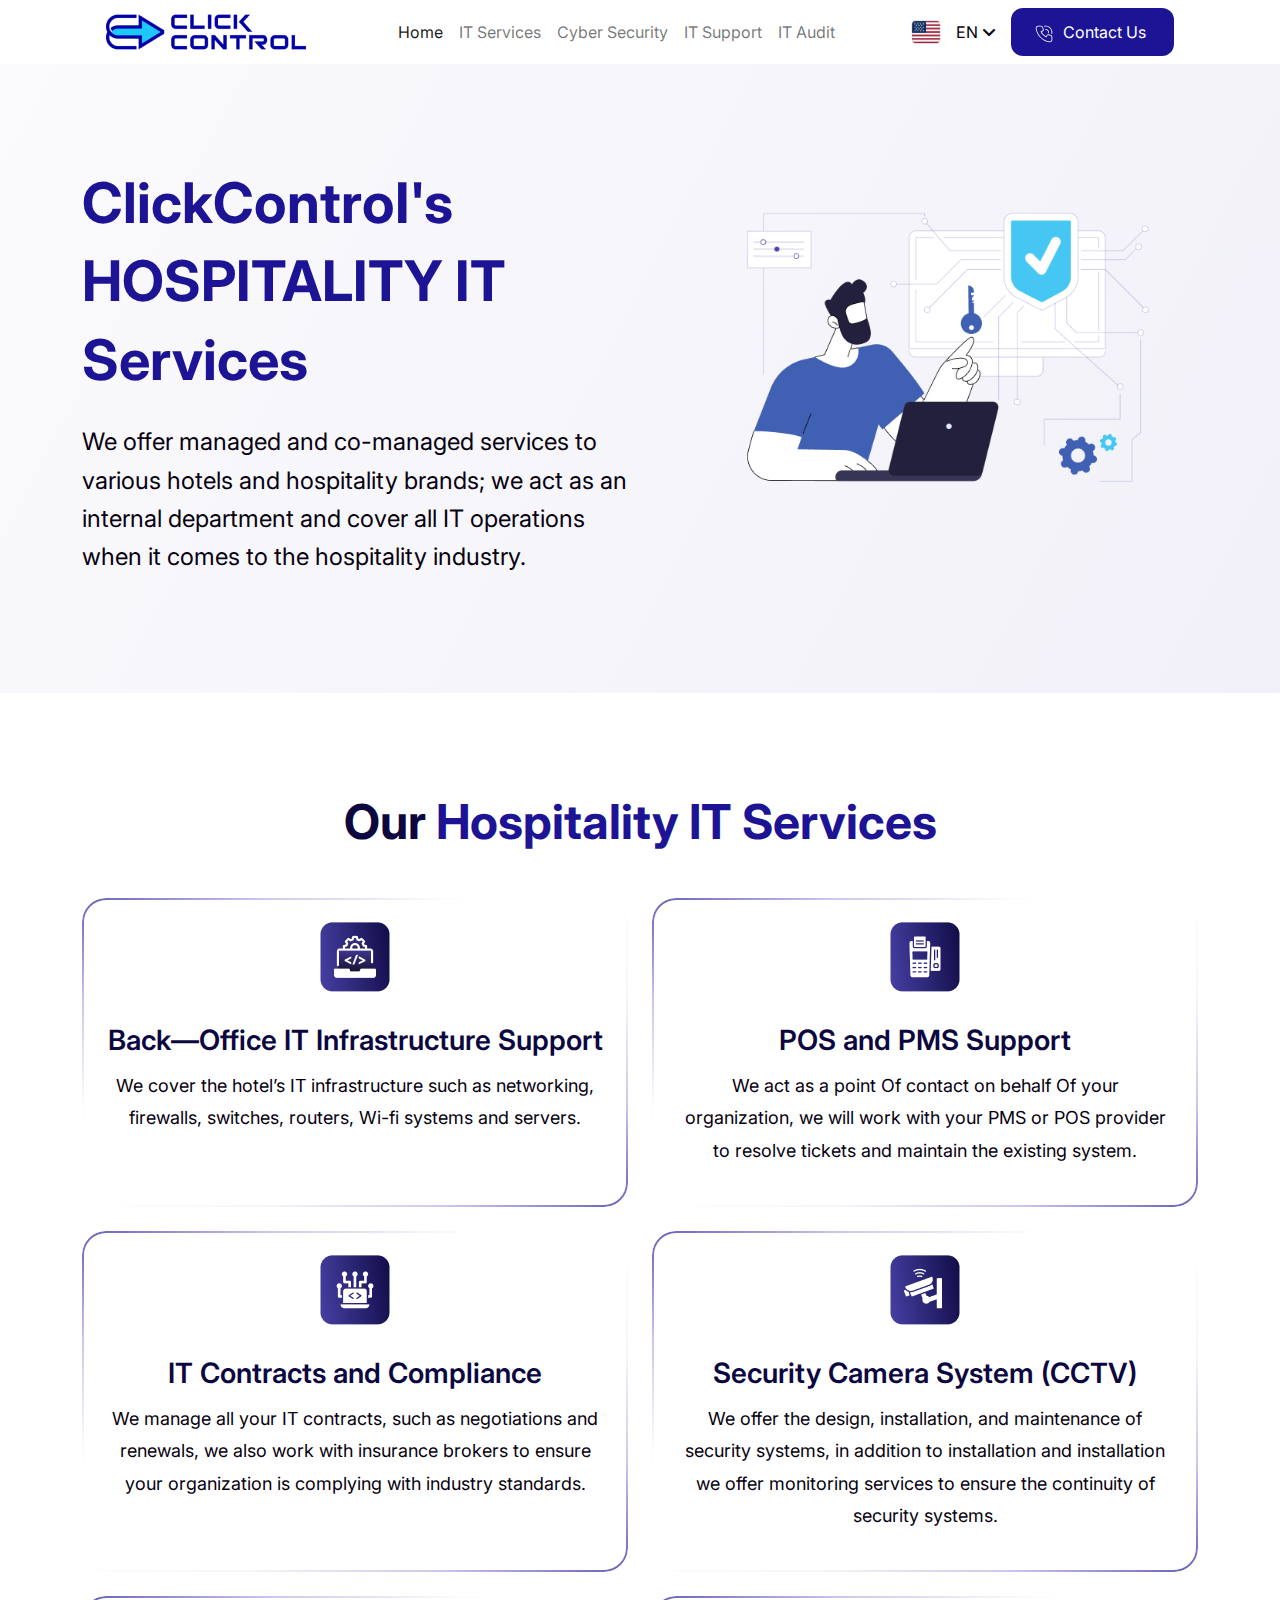
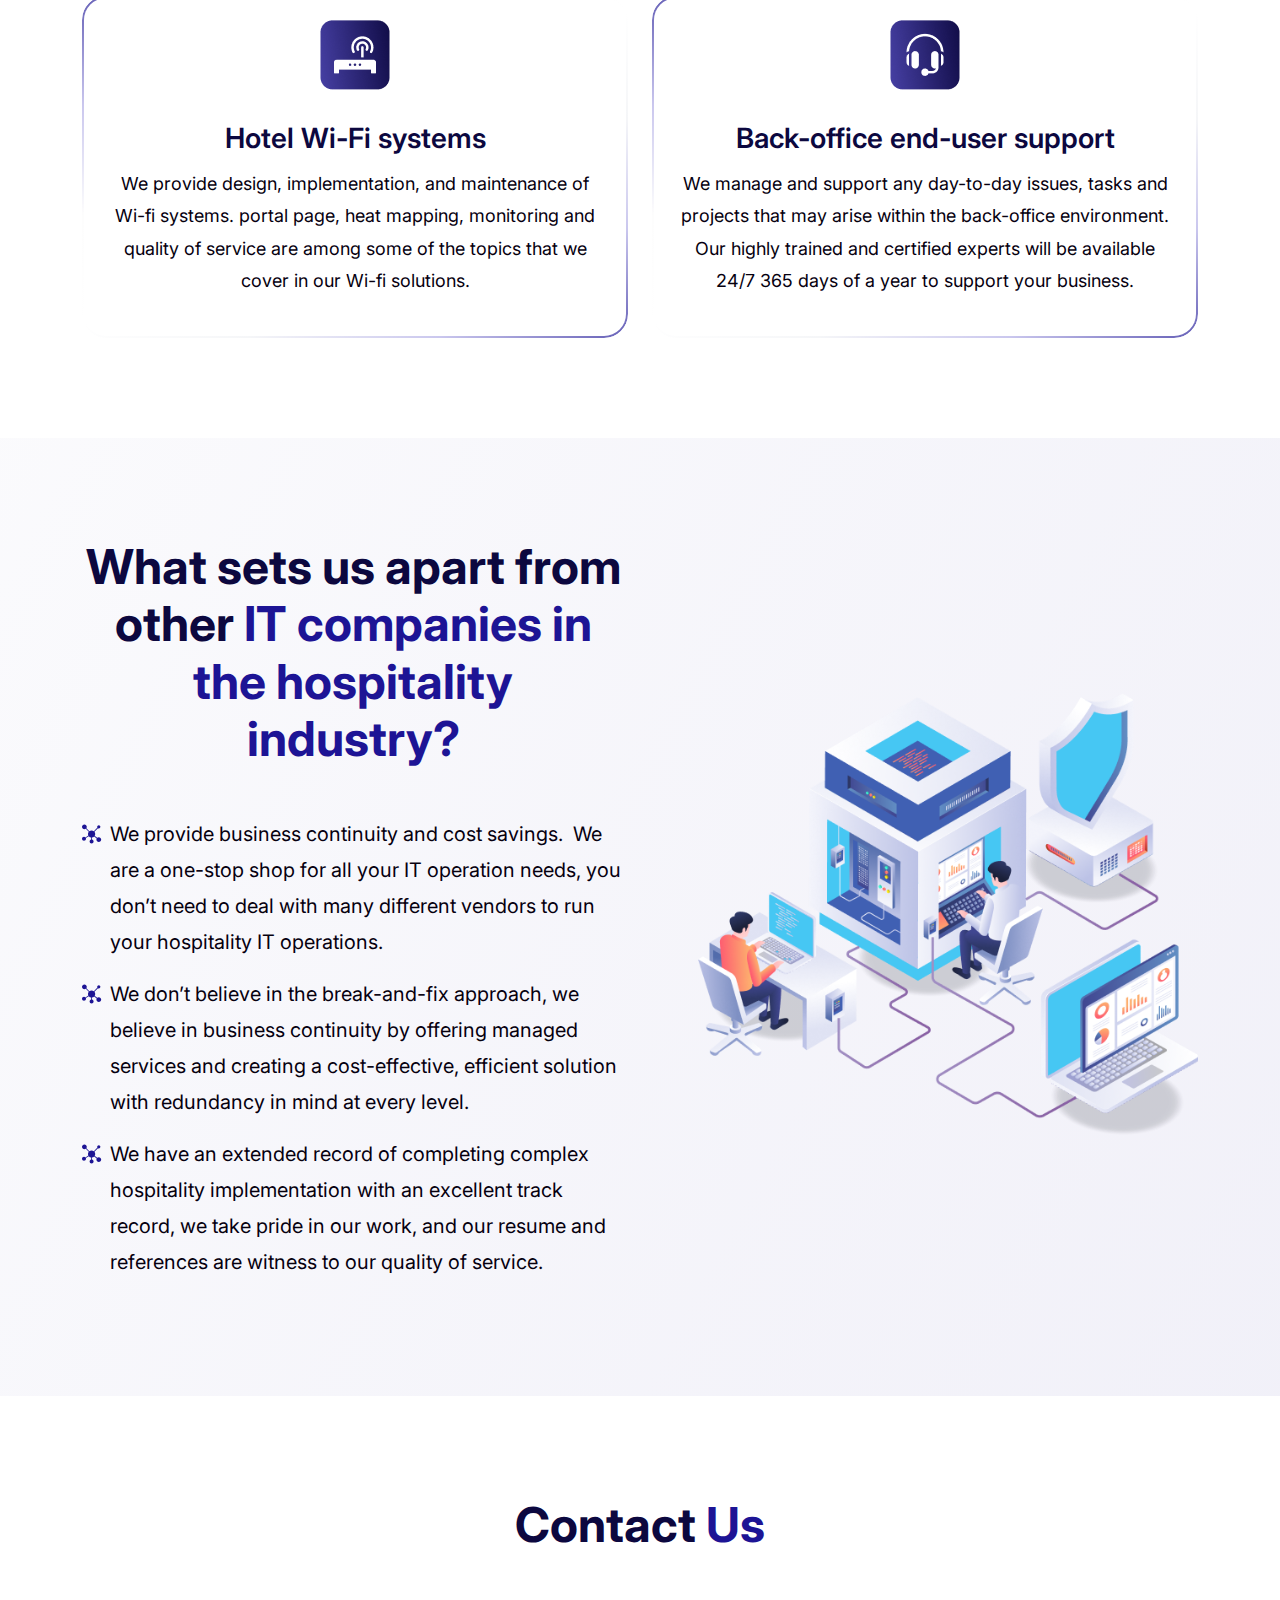
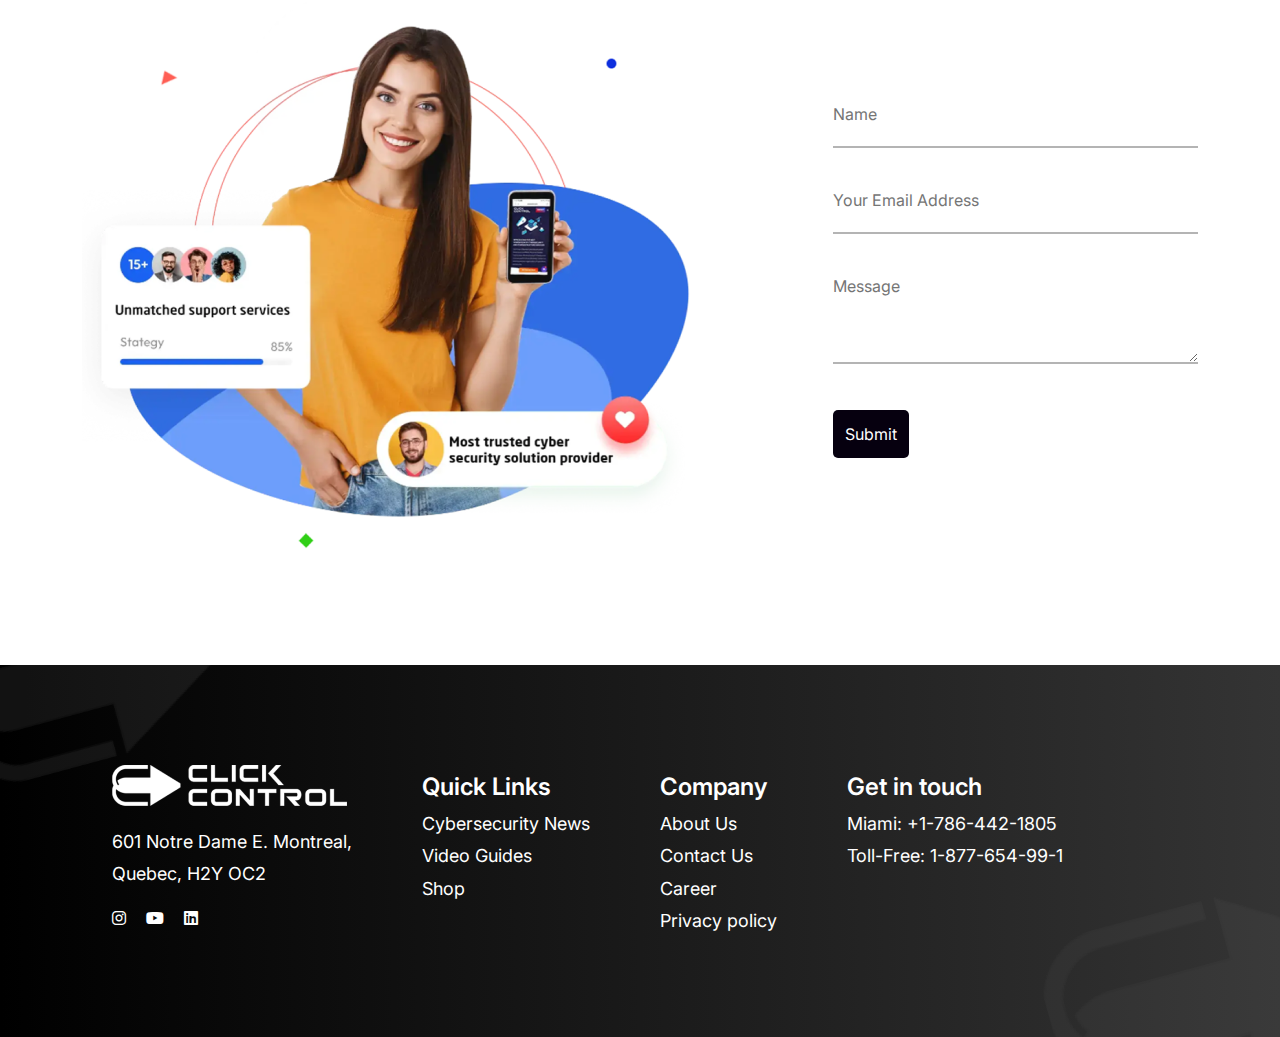
<file: it-services.html>
<!DOCTYPE html>
<html lang="en">
  <head>
    <meta charset="UTF-8" />
    <meta name="viewport" content="width=device-width, initial-scale=1.0" />
    <!-- head icon -->
    <link rel="icon" href="assetes/img/home/logo/logo.png" sizes="92x92" />
    <!-- fontawesome -->
    <link rel="stylesheet" href="assetes/css/all.min.css" />
    <!-- bootstrap -->
    <link rel="stylesheet" href="assetes/css/bootstrap/bootstrap.min.css" />
    <!-- it-services css -->
    <link rel="stylesheet" href="assetes/css/it-services.css" />
    <!-- main css -->
    <link rel="stylesheet" href="assetes/css/style.css" />
    <!-- responsive -->
    <link rel="stylesheet" href="assetes/css/responsive.css" />
    <title>Cybersecurity</title>
  </head>
  <body>
    <header class="header-area">
      <div class="container">
        <div class="row">
          <div class="col-xxl-12">
            <nav class="navbar navbar-expand-lg navbar-light">
              <div class="container-fluid">
                <!-- Left Side Logo -->
                <a class="navbar-brand" href="index.html">
                  <img src="assetes/img/home/logo/logo.png" alt="Logo" />
                </a>
                <!-- Toggler for Mobile View -->
                <button
                  class="navbar-toggler"
                  type="button"
                  data-bs-toggle="collapse"
                  data-bs-target="#navbarContent"
                  aria-controls="navbarContent"
                  aria-expanded="false"
                  aria-label="Toggle navigation"
                >
                  <span class="navbar-toggler-icon"></span>
                </button>

                <div
                  class="collapse navbar-collapse justify-content-center"
                  id="navbarContent"
                >
                  <ul class="navbar-nav">
                    <li class="nav-item">
                      <a class="nav-link active" href="index.html">Home</a>
                    </li>
                    <li class="nav-item">
                      <a class="nav-link" href="it-services.html"
                        >IT Services</a
                      >
                    </li>
                    <li class="nav-item">
                      <a class="nav-link" href="cyber-security.html"
                        >Cyber Security</a
                      >
                    </li>
                    <li class="nav-item">
                      <a class="nav-link" href="it-support.html">IT Support</a>
                    </li>
                    <li class="nav-item">
                      <a class="nav-link" href="it-audit.html">IT Audit</a>
                    </li>
                  </ul>
                </div>
                <div class="d-flex signup-desktop">
                  <div
                    class="right-side-nav collapse navbar-collapse"
                    id="navbarContent"
                  >
                    <div class="contact-img">
                      <img src="assetes/img/home/map/map.png" alt="" />
                    </div>
                    <span
                      >EN
                      <i class="fas fa-angle-down"></i>
                    </span>
                    <button class="button-color" type="button">
                      <svg
                        width="18"
                        height="18"
                        viewBox="0 0 18 18"
                        fill="none"
                        xmlns="http://www.w3.org/2000/svg"
                      >
                        <path
                          d="M13.1299 7.68865C13.1293 7.69267 13.1288 7.69663 13.1283 7.70065C13.1031 7.9218 13.2619 8.12159 13.4831 8.14682C13.5019 8.15007 13.521 8.1517 13.54 8.1517C13.7509 8.14631 13.9274 7.99011 13.9583 7.78142C13.9836 7.63321 13.9977 7.48332 14.0006 7.33302C13.9988 5.49281 12.5075 4.00151 10.6673 3.99968C10.5071 4.00319 10.3474 4.01901 10.1896 4.04683L10.341 4.86633C10.4488 4.84706 10.5579 4.83592 10.6673 4.83302C12.0474 4.83454 13.1658 5.95291 13.1673 7.33302C13.1644 7.44247 13.1533 7.55157 13.134 7.65935L13.1299 7.68865ZM9.50032 1.61687C10.2682 1.46062 11.0597 1.46062 11.8276 1.61687C14.9864 2.25952 17.0261 5.34124 16.3835 8.50001C16.3777 8.52819 16.3748 8.55687 16.375 8.58566C16.376 8.81536 16.5631 9.00075 16.7928 8.99968C16.9907 8.99928 17.1609 8.85986 17.2005 8.66603C17.3785 7.78976 17.3785 6.88665 17.2005 6.01033C16.4672 2.39929 12.9453 0.0664766 9.3343 0.799814L9.33171 0.800323C9.10623 0.846913 8.96117 1.0674 9.00776 1.29293C9.0543 1.5184 9.27484 1.66341 9.50032 1.61687ZM15.3052 9.77605C15.1416 9.74513 14.978 9.71013 14.8161 9.67107C14.4738 9.58684 14.1369 9.48252 13.807 9.35857C13.0146 9.05767 12.1224 9.39631 11.7293 10.1471L11.1035 11.3491C9.24631 10.2931 7.71016 8.75325 6.65847 6.89356L7.85313 6.27182C8.60269 5.87753 8.94088 4.98652 8.64171 4.19418C8.51816 3.86368 8.4141 3.52615 8.33007 3.18344C8.28938 3.02068 8.2552 2.85792 8.22428 2.69353C7.9985 1.51209 6.96207 0.659789 5.75927 0.666351H3.19579C2.45783 0.666198 1.75658 0.988413 1.27603 1.54851C0.799248 2.09956 0.587303 2.83152 0.695793 3.55209C1.80673 10.6353 7.36205 16.1919 14.445 17.3045C14.5683 17.3233 14.6929 17.3328 14.8177 17.333C16.21 17.3278 17.3355 16.1968 17.334 14.8045V12.2411C17.3405 11.0377 16.4873 10.0011 15.3052 9.77605ZM16.5006 14.8045C16.5005 15.2998 16.2842 15.7704 15.9082 16.0928C15.5402 16.4111 15.0515 16.5529 14.5703 16.481C7.84769 15.4248 2.57471 10.1512 1.51936 3.4284C1.44744 2.94764 1.58925 2.45951 1.90754 2.09213C2.22996 1.71616 2.70049 1.49979 3.19579 1.49968H5.75927C6.56031 1.49292 7.25219 2.05856 7.40478 2.84495C7.4384 3.02531 7.47721 3.20465 7.52115 3.38287C7.6127 3.75743 7.72659 4.12618 7.86213 4.4872C8.01309 4.8852 7.84428 5.3334 7.46825 5.53289L5.89843 6.34994L5.89706 6.35066C5.69361 6.45691 5.61477 6.70797 5.72102 6.91147C6.91441 9.21153 8.78682 11.0885 11.084 12.2874C11.2881 12.3935 11.5395 12.3146 11.6463 12.1108L12.4683 10.5321C12.6681 10.1569 13.1154 9.9883 13.5132 10.1382C13.8743 10.2745 14.2434 10.3886 14.6183 10.48C14.7955 10.5239 14.974 10.5622 15.1538 10.5947C15.9406 10.7475 16.5068 11.4395 16.5006 12.2411V14.8045Z"
                          fill="white"
                        />
                      </svg>
                      <span>Contact Us</span>
                    </button>
                  </div>
                </div>
              </div>
            </nav>
          </div>
        </div>
      </div>
    </header>
    <!-- banner section -->
    <section class="banner-section overflow-hidden">
      <div class="container">
        <div class="d-flex justify-content-between banner-area">
          <div class="it-audit-banner">
            <h2 class="banner-contant">
              ClickControI's HOSPITALITY IT Services
            </h2>
            <p>
              We offer managed and co-managed services to various hotels and
              hospitality brands; we act as an internal department and cover all
              IT operations when it comes to the hospitality industry.
            </p>
          </div>
          <div class="it-industry-img">
            <img src="assetes/img/it-service/banner.png" alt="" />
          </div>
        </div>
      </div>
    </section>

    <!-- Our IT Services -->
    <section class="it-service-section">
      <div class="container">
        <div class="title">
          <h2>Our <span>Hospitality IT Services</span></h2>
        </div>
        <div class="it-service-card">
          <!-- one -->
          <div class="it-signle-card common-border">
            <img src="assetes/img/it-service/it-ser-card/Frame 50.png" alt="" />
            <div>
              <h4>Back—Office IT Infrastructure Support</h4>
              <p>
                We cover the hotel’s IT infrastructure such as networking,
                firewalls, switches, routers, Wi-fi systems and servers.
              </p>
            </div>
          </div>
          <!-- two -->
          <div class="it-signle-card common-border">
            <img
              src="assetes/img/it-service/it-ser-card/Frame 50 (1).png"
              alt=""
            />
            <div>
              <h4>POS and PMS Support</h4>
              <p>
                We act as a point Of contact on behalf Of your organization, we
                will work with your PMS or POS provider to resolve tickets and
                maintain the existing system.
              </p>
            </div>
          </div>
          <!-- three -->
          <div class="it-signle-card common-border">
            <img
              src="assetes/img/it-service/it-ser-card/Frame 50 (2).png"
              alt=""
            />
            <div>
              <h4>IT Contracts and Compliance</h4>
              <p>
                We manage all your IT contracts, such as negotiations and
                renewals, we also work with insurance brokers to ensure your
                organization is complying with industry standards.
              </p>
            </div>
          </div>
          <!-- for -->
          <div class="it-signle-card common-border">
            <img
              src="assetes/img/it-service/it-ser-card/Frame 50 (3).png"
              alt=""
            />
            <div>
              <h4>Security Camera System (CCTV)</h4>
              <p>
                We offer the design, installation, and maintenance of security
                systems, in addition to installation and installation we offer
                monitoring services to ensure the continuity of security
                systems.
              </p>
            </div>
          </div>
          <!-- five -->
          <div class="it-signle-card common-border">
            <img
              src="assetes/img/it-service/it-ser-card/Frame 50 (4).png"
              alt=""
            />
            <div>
              <h4>Hotel Wi-Fi systems</h4>
              <p>
                We provide design, implementation, and maintenance of Wi-fi
                systems. portal page, heat mapping, monitoring and quality of
                service are among some of the topics that we cover in our Wi-fi
                solutions.
              </p>
            </div>
          </div>
          <!-- six -->
          <div class="it-signle-card common-border">
            <img
              src="assetes/img/it-service/it-ser-card/Frame 50 (5).png"
              alt=""
            />
            <div>
              <h4>Back-office end-user support</h4>
              <p>
                We manage and support any day-to-day issues, tasks and projects
                that may arise within the back-office environment. Our highly
                trained and certified experts will be available 24/7 365 days of
                a year to support your business.
              </p>
            </div>
          </div>
        </div>
      </div>
    </section>

    <!-- It industry -->
    <section class="it-industry-section">
      <div class="container">
        <div class="it-industry-area d-flex">
          <div class="it-industry-contant title">
            <h2>
              What sets us apart from other
              <span>IT companies in the hospitality industry?</span>
            </h2>
            <div class="d-flex">
              <div class="pt-1">
                <svg
                width="20"
                height="20"
                viewBox="0 0 20 20"
                fill="none"
                xmlns="http://www.w3.org/2000/svg"
              >
                <path
                  d="M2 12.7779C0.896 12.7779 0 13.6739 0 14.7779C0 15.8819 0.896 16.7779 2 16.7779C3.104 16.7779 4 15.8819 4 14.7779C4 14.5299 3.948 14.2939 3.864 14.0739L6.792 12.2259C7.372 12.9499 8.228 13.4459 9.2 13.5539V15.6179C8.288 15.8019 7.6 16.6099 7.6 17.5779C7.6 18.6819 8.496 19.5779 9.6 19.5779C10.704 19.5779 11.6 18.6819 11.6 17.5779C11.6 16.6099 10.912 15.8019 10 15.6179V13.5539C10.848 13.4579 11.608 13.0699 12.176 12.4899L14.688 14.4419C14.504 14.7819 14.4 15.1659 14.4 15.5779C14.4 16.9019 15.476 17.9779 16.8 17.9779C18.124 17.9779 19.2 16.9019 19.2 15.5779C19.2 14.2539 18.124 13.1779 16.8 13.1779C16.176 13.1779 15.608 13.4179 15.18 13.8139L12.664 11.8579C13 11.3099 13.2 10.6659 13.2 9.97793C13.2 9.12993 12.904 8.34993 12.408 7.73393L15.992 4.14993C16.228 4.29393 16.504 4.37793 16.8 4.37793C17.684 4.37793 18.4 3.66193 18.4 2.77793C18.4 1.89393 17.684 1.17793 16.8 1.17793C15.916 1.17793 15.2 1.89393 15.2 2.77793C15.2 3.07393 15.284 3.34993 15.428 3.58593L11.844 7.16993C11.228 6.67393 10.448 6.37793 9.6 6.37793C8.752 6.37793 7.972 6.67393 7.356 7.16993L4.356 4.16993C4.632 3.77393 4.8 3.29393 4.8 2.77793C4.8 1.45393 3.724 0.37793 2.4 0.37793C1.076 0.37793 0 1.45393 0 2.77793C0 4.10193 1.076 5.17793 2.4 5.17793C2.916 5.17793 3.396 5.00993 3.788 4.73393L6.788 7.73393C6.296 8.34993 6 9.12993 6 9.97793C6 10.5419 6.132 11.0739 6.364 11.5499L3.44 13.3979C3.076 13.0179 2.568 12.7779 2 12.7779Z"
                  fill="#1D1495"
                />
              </svg>
              </div>
              <p>
                We provide business continuity and cost savings.  We are a
                one-stop shop for all your IT operation needs, you don’t need to
                deal with many different vendors to run your hospitality IT
                operations.
              </p>
            </div>
            <div class="d-flex">
              <div class="pt-1">
                <svg
                width="20"
                height="20"
                viewBox="0 0 20 20"
                fill="none"
                xmlns="http://www.w3.org/2000/svg"
              >
                <path
                  d="M2 12.7779C0.896 12.7779 0 13.6739 0 14.7779C0 15.8819 0.896 16.7779 2 16.7779C3.104 16.7779 4 15.8819 4 14.7779C4 14.5299 3.948 14.2939 3.864 14.0739L6.792 12.2259C7.372 12.9499 8.228 13.4459 9.2 13.5539V15.6179C8.288 15.8019 7.6 16.6099 7.6 17.5779C7.6 18.6819 8.496 19.5779 9.6 19.5779C10.704 19.5779 11.6 18.6819 11.6 17.5779C11.6 16.6099 10.912 15.8019 10 15.6179V13.5539C10.848 13.4579 11.608 13.0699 12.176 12.4899L14.688 14.4419C14.504 14.7819 14.4 15.1659 14.4 15.5779C14.4 16.9019 15.476 17.9779 16.8 17.9779C18.124 17.9779 19.2 16.9019 19.2 15.5779C19.2 14.2539 18.124 13.1779 16.8 13.1779C16.176 13.1779 15.608 13.4179 15.18 13.8139L12.664 11.8579C13 11.3099 13.2 10.6659 13.2 9.97793C13.2 9.12993 12.904 8.34993 12.408 7.73393L15.992 4.14993C16.228 4.29393 16.504 4.37793 16.8 4.37793C17.684 4.37793 18.4 3.66193 18.4 2.77793C18.4 1.89393 17.684 1.17793 16.8 1.17793C15.916 1.17793 15.2 1.89393 15.2 2.77793C15.2 3.07393 15.284 3.34993 15.428 3.58593L11.844 7.16993C11.228 6.67393 10.448 6.37793 9.6 6.37793C8.752 6.37793 7.972 6.67393 7.356 7.16993L4.356 4.16993C4.632 3.77393 4.8 3.29393 4.8 2.77793C4.8 1.45393 3.724 0.37793 2.4 0.37793C1.076 0.37793 0 1.45393 0 2.77793C0 4.10193 1.076 5.17793 2.4 5.17793C2.916 5.17793 3.396 5.00993 3.788 4.73393L6.788 7.73393C6.296 8.34993 6 9.12993 6 9.97793C6 10.5419 6.132 11.0739 6.364 11.5499L3.44 13.3979C3.076 13.0179 2.568 12.7779 2 12.7779Z"
                  fill="#1D1495"
                />
              </svg>
              </div>
              <p>
                We don’t believe in the break-and-fix approach, we believe in
                business continuity by offering managed services and creating a
                cost-effective, efficient solution with redundancy in mind at
                every level.
              </p>
            </div>
            <div class="d-flex">
              <div class="pt-1">
                <svg
                width="20"
                height="20"
                viewBox="0 0 20 20"
                fill="none"
                xmlns="http://www.w3.org/2000/svg"
              >
                <path
                  d="M2 12.7779C0.896 12.7779 0 13.6739 0 14.7779C0 15.8819 0.896 16.7779 2 16.7779C3.104 16.7779 4 15.8819 4 14.7779C4 14.5299 3.948 14.2939 3.864 14.0739L6.792 12.2259C7.372 12.9499 8.228 13.4459 9.2 13.5539V15.6179C8.288 15.8019 7.6 16.6099 7.6 17.5779C7.6 18.6819 8.496 19.5779 9.6 19.5779C10.704 19.5779 11.6 18.6819 11.6 17.5779C11.6 16.6099 10.912 15.8019 10 15.6179V13.5539C10.848 13.4579 11.608 13.0699 12.176 12.4899L14.688 14.4419C14.504 14.7819 14.4 15.1659 14.4 15.5779C14.4 16.9019 15.476 17.9779 16.8 17.9779C18.124 17.9779 19.2 16.9019 19.2 15.5779C19.2 14.2539 18.124 13.1779 16.8 13.1779C16.176 13.1779 15.608 13.4179 15.18 13.8139L12.664 11.8579C13 11.3099 13.2 10.6659 13.2 9.97793C13.2 9.12993 12.904 8.34993 12.408 7.73393L15.992 4.14993C16.228 4.29393 16.504 4.37793 16.8 4.37793C17.684 4.37793 18.4 3.66193 18.4 2.77793C18.4 1.89393 17.684 1.17793 16.8 1.17793C15.916 1.17793 15.2 1.89393 15.2 2.77793C15.2 3.07393 15.284 3.34993 15.428 3.58593L11.844 7.16993C11.228 6.67393 10.448 6.37793 9.6 6.37793C8.752 6.37793 7.972 6.67393 7.356 7.16993L4.356 4.16993C4.632 3.77393 4.8 3.29393 4.8 2.77793C4.8 1.45393 3.724 0.37793 2.4 0.37793C1.076 0.37793 0 1.45393 0 2.77793C0 4.10193 1.076 5.17793 2.4 5.17793C2.916 5.17793 3.396 5.00993 3.788 4.73393L6.788 7.73393C6.296 8.34993 6 9.12993 6 9.97793C6 10.5419 6.132 11.0739 6.364 11.5499L3.44 13.3979C3.076 13.0179 2.568 12.7779 2 12.7779Z"
                  fill="#1D1495"
                />
              </svg>
              </div>
              <p>
                We have an extended record of completing complex hospitality
                implementation with an excellent track record, we take pride in
                our work, and our resume and references are witness to our
                quality of service.
              </p>
            </div>
          </div>
          <div class="it-industry-img">
            <img src="assetes/img/it-service/it-ser-card/it-ser.png" alt="" />
          </div>
        </div>
      </div>
    </section>

    <!-- contact section -->
    <section class="contact-section overflow-hidden">
      <div class="container">
        <div class="title">
          <h2>Contact <span>Us</span></h2>
        </div>
        <div class="contact-area d-flex">
          <img src="assetes/img/home/contact/contact.png" alt="" />

          <div class="form-container">
            <form action="submit_form.php" method="POST">
              <div class="form-group">
                <input
                  type="text"
                  id="name"
                  name="name"
                  placeholder="Name"
                  required
                />
              </div>

              <div class="form-group">
                <input
                  type="email"
                  id="email"
                  name="email"
                  placeholder="Your Email Address"
                  required
                />
              </div>

              <div class="form-group">
                <textarea
                  id="message"
                  name="message"
                  placeholder="Message"
                  required
                ></textarea>
              </div>

              <button type="submit" id="Home">Submit</button>
            </form>
          </div>
        </div>
      </div>
    </section>

    <!-- footer -->
    <footer class="footer-area">
      <div class="footer-rectangle-1">
        <img src="/assetes/img/home/footer/f-l-t.png" alt="" />
      </div>
      <div class="footer-rectangle-2">
        <img src="/assetes/img/home/footer/f-b-r.png" alt="" />
      </div>
      <div class="container">
        <div class="footer-content d-flex">
          <div class="footer-content-single">
            <img src="assetes/img/home/footer/footer-logo.png" alt="" />
            <div>
              <span
                >601 Notre Dame E. Montreal, <br />
                Quebec, H2Y OC2</span
              >
            </div>
            <div class="footer-icon">
              <i class="fa-brands fa-instagram"></i>
              <i class="fa-brands fa-youtube"></i>
              <i class="fa-brands fa-linkedin"></i>
            </div>
          </div>
          <div class="footer-content-single">
            <h6>Quick Links</h6>
            <div>
              <span>Cybersecurity News</span>
            </div>
            <div>
              <span>Video Guides</span>
            </div>
            <div>
              <span>Shop</span>
            </div>
          </div>
          <div class="footer-content-single">
            <h6>Company</h6>
            <div>
              <span>About Us</span>
            </div>
            <div>
              <span>Contact Us</span>
            </div>
            <div>
              <span>Career</span>
            </div>
            <div>
              <span>Privacy policy</span>
            </div>
          </div>
          <div class="footer-content-single">
            <h6>Get in touch</h6>
            <div>
              <span>Miami: +1-786-442-1805</span>
            </div>
            <div>
              <span>Toll-Free: 1-877-654-99-1</span>
            </div>
          </div>
        </div>
      </div>
    </footer>

    <script src="assetes/js/bootstrap.bundle.min.js"></script>
  </body>
</html>
</file>
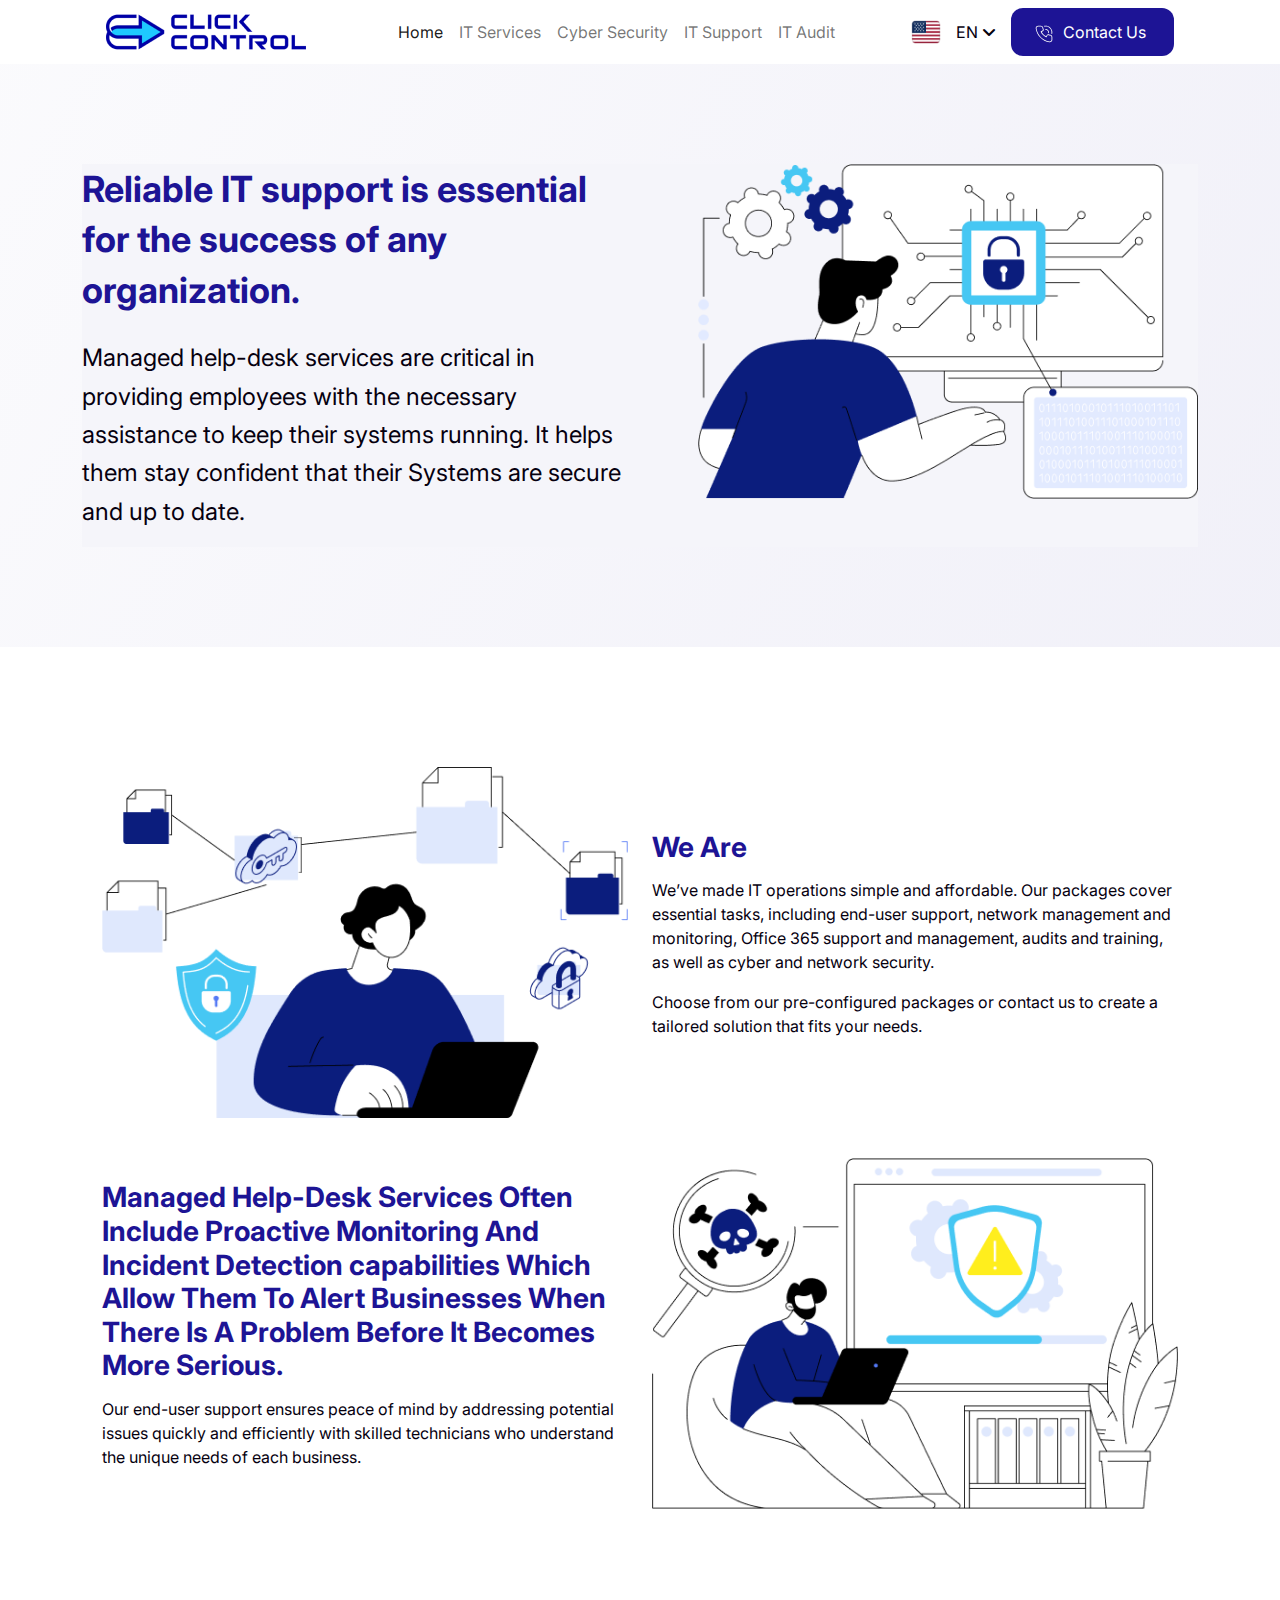
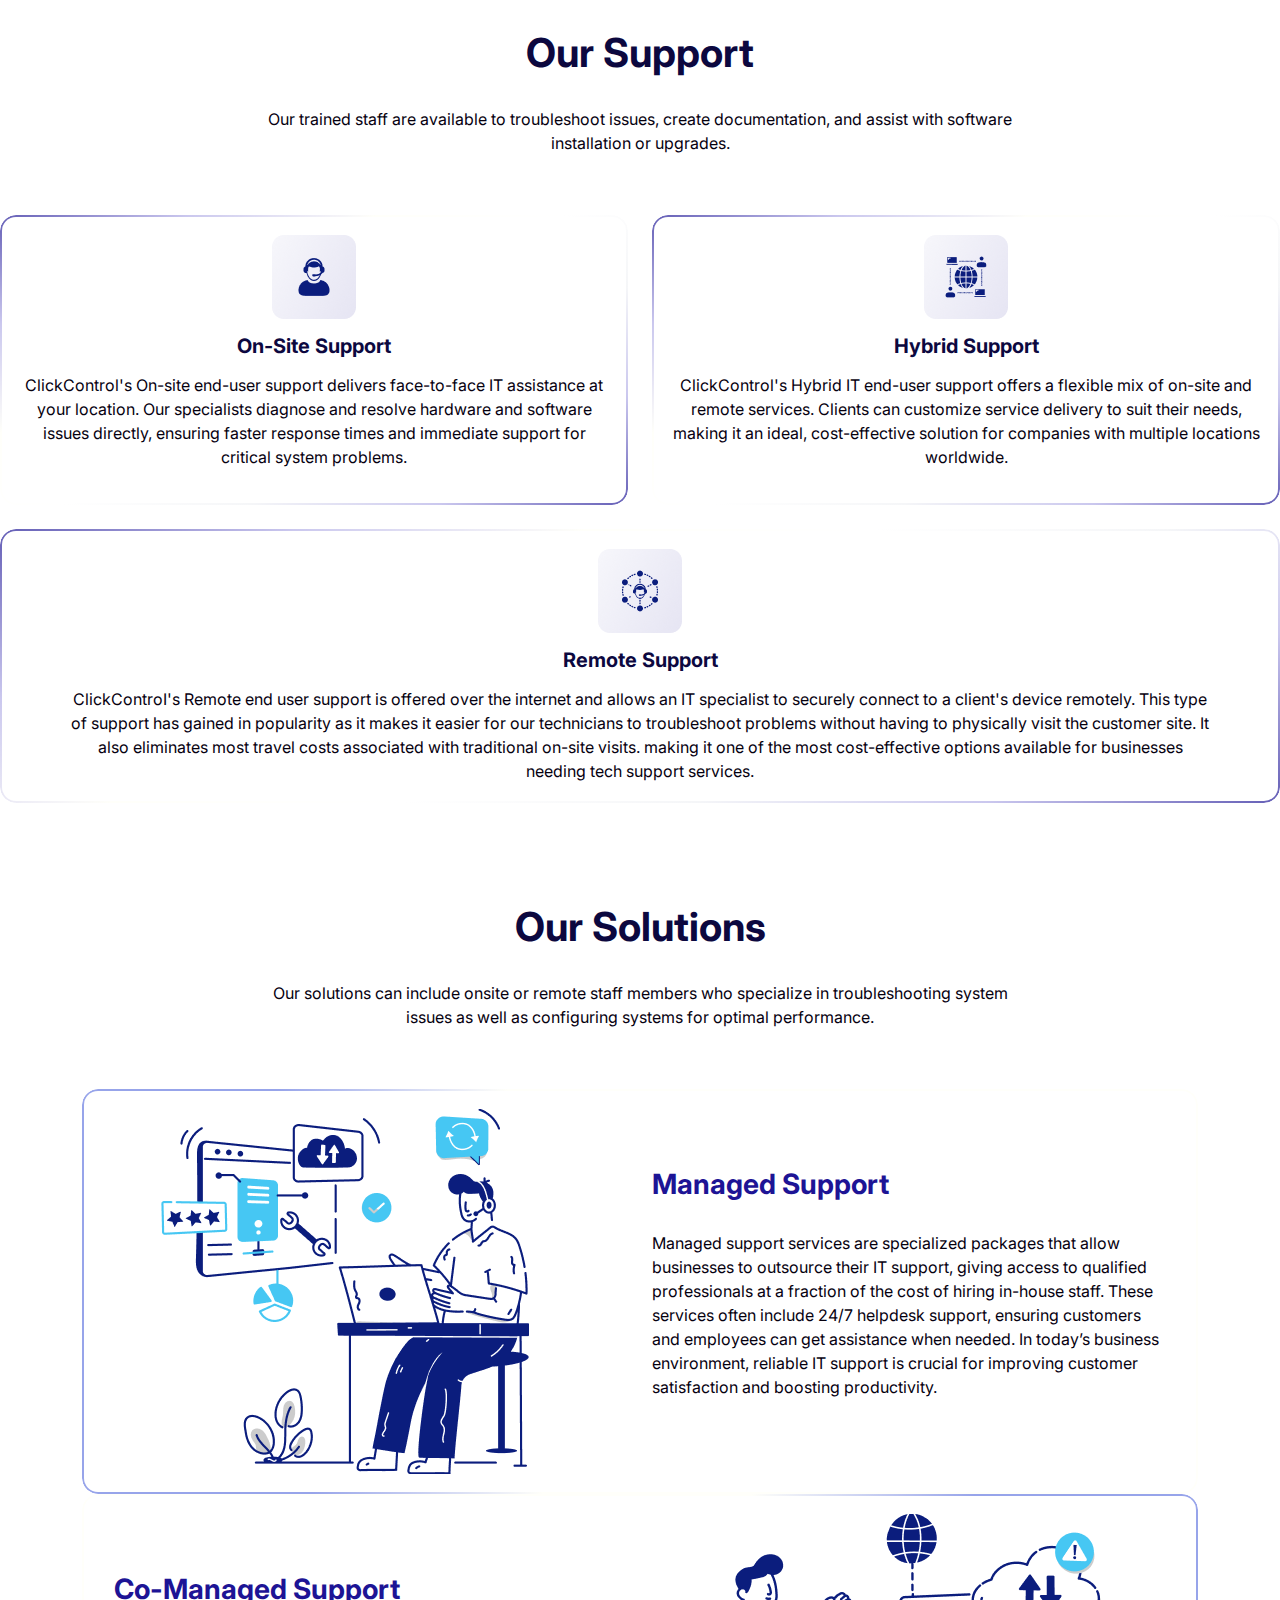
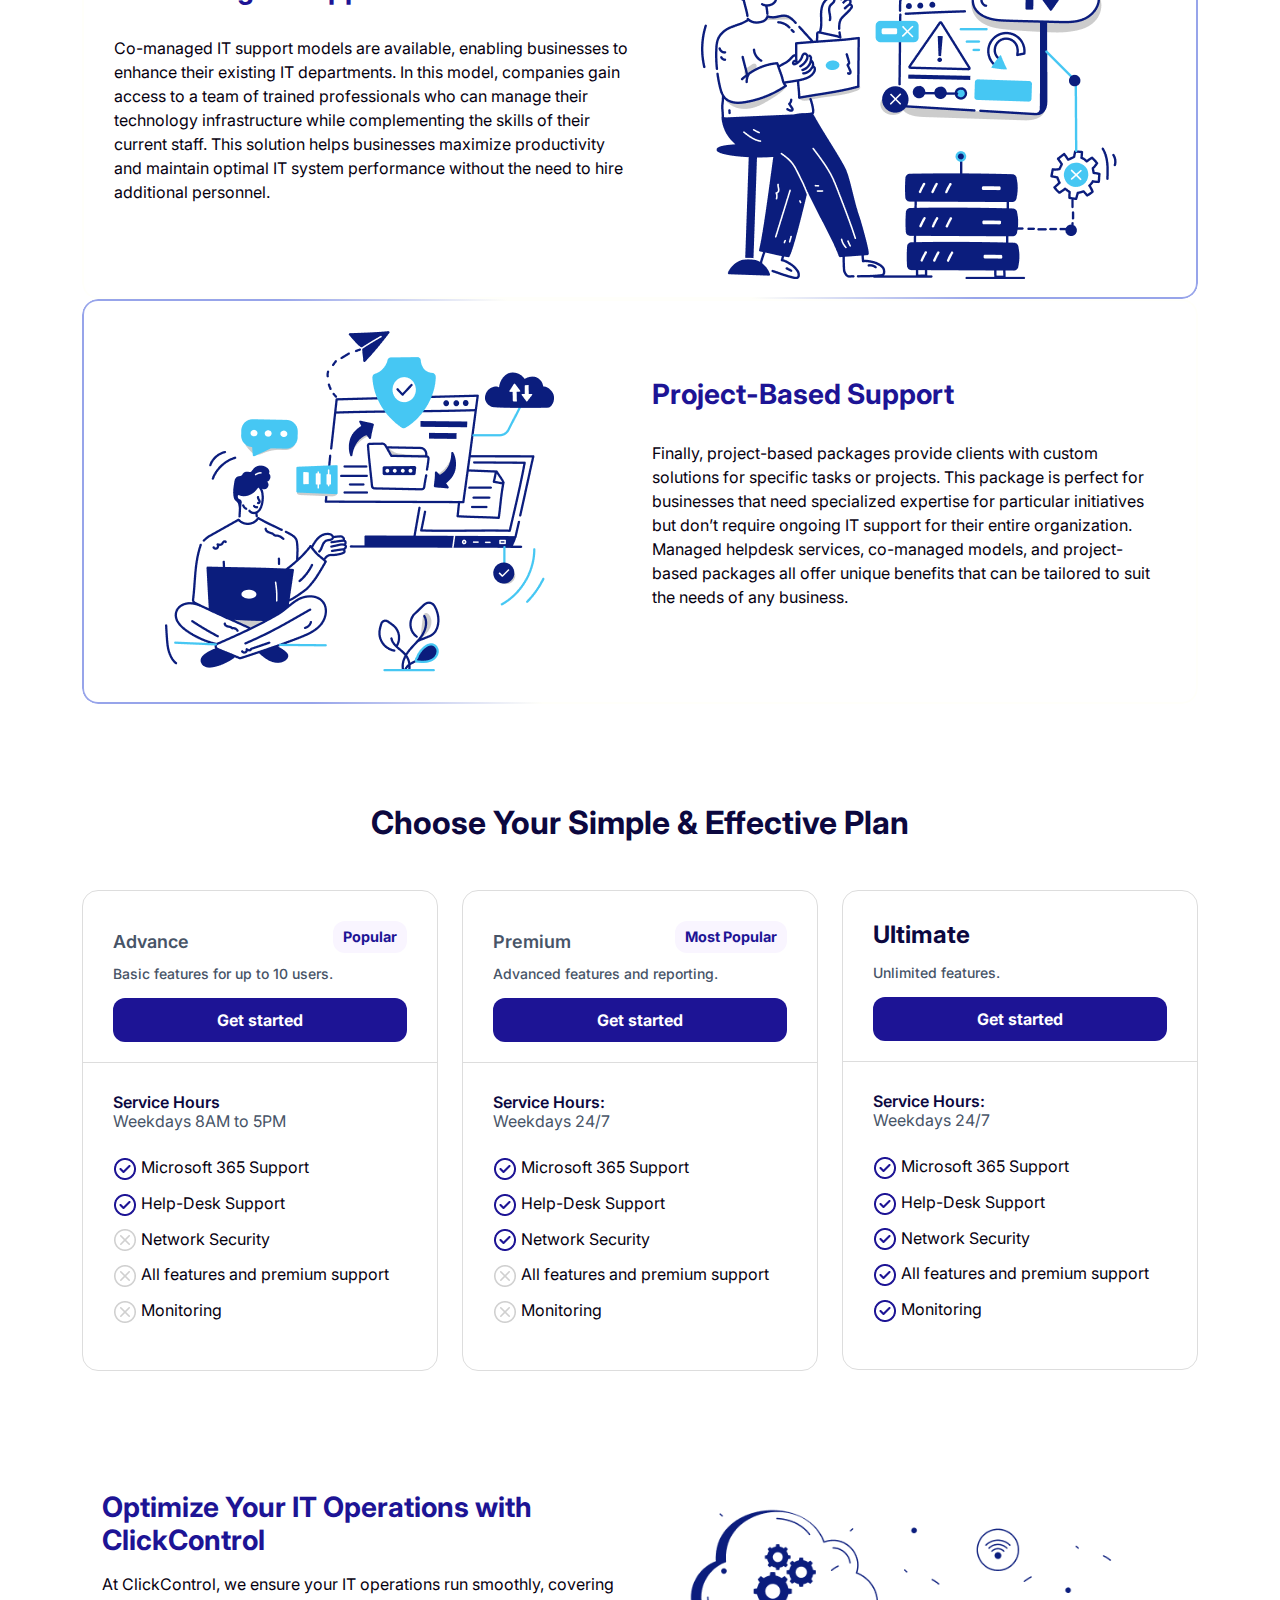
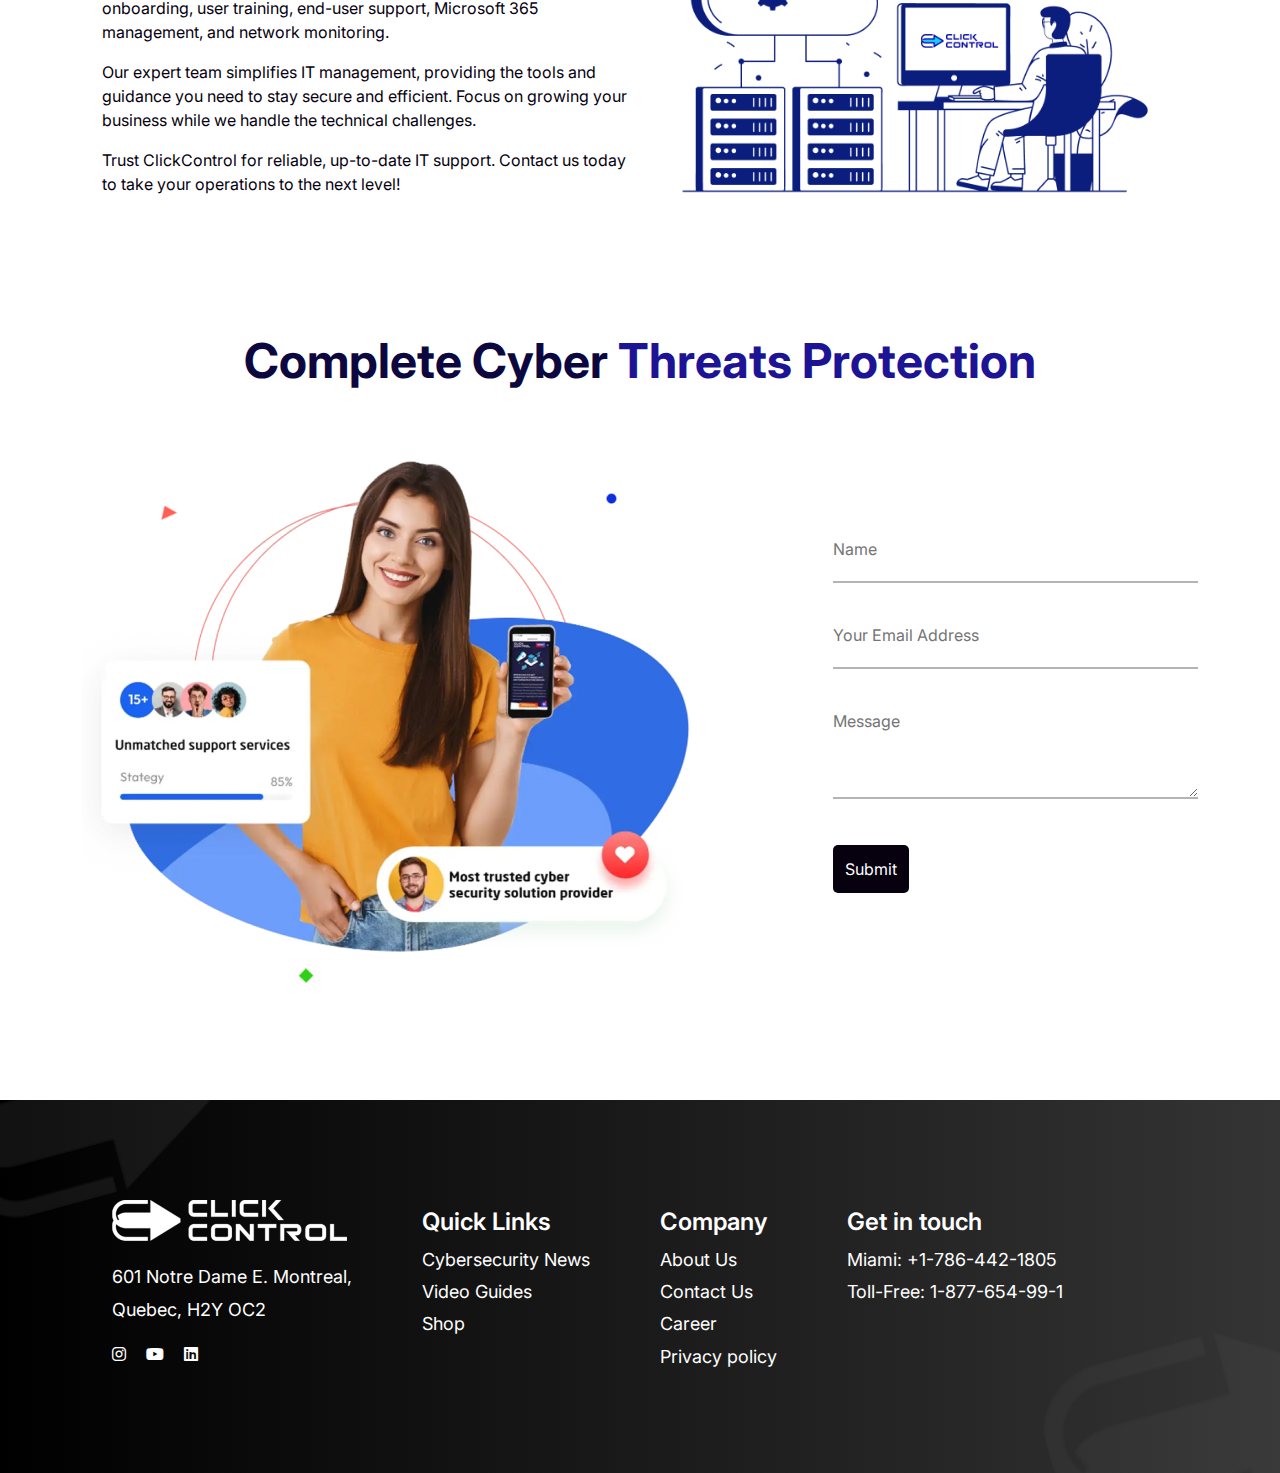
<file: it-support.html>
<!DOCTYPE html>
<html lang="en">
  <head>
    <meta charset="UTF-8" />
    <meta name="viewport" content="width=device-width, initial-scale=1.0" />
    <!-- head icon -->
    <link rel="icon" href="assetes/img/home/logo/logo.png" sizes="192x192" />
    <!-- fontawesome -->
    <link rel="stylesheet" href="assetes/css/all.min.css" />
    <!-- bootstrap -->
    <link rel="stylesheet" href="assetes/css/bootstrap/bootstrap.min.css" />
    <link rel="stylesheet" href="assetes/css/it-services.css">
    <!-- main css -->
    <link rel="stylesheet" href="assetes/css/style.css" />

    <link rel="stylesheet" href="assetes/css/cybar_security.css" />

    <link rel="stylesheet" href="assetes/css/it-support.css" />
    <!-- responsive -->
    <link rel="stylesheet" href="assetes/css/responsive.css" />
    <title>Cybersecurity</title>
  </head>
  <body>
    <!-- Nav bar Start here -->
    <header class="header-area">
      <div class="container">
        <div class="row">
          <div class="col-xxl-12">
            <nav class="navbar navbar-expand-lg navbar-light">
              <div class="container-fluid">
                <!-- Left Side Logo -->
                <a class="navbar-brand" href="index.html">
                  <img src="assetes/img/home/logo/logo.png" alt="Logo" />
                </a>
                <!-- Toggler for Mobile View -->
                <button
                  class="navbar-toggler"
                  type="button"
                  data-bs-toggle="collapse"
                  data-bs-target="#navbarContent"
                  aria-controls="navbarContent"
                  aria-expanded="false"
                  aria-label="Toggle navigation"
                >
                  <span class="navbar-toggler-icon"></span>
                </button>

                <div
                  class="collapse navbar-collapse justify-content-center"
                  id="navbarContent"
                >
                  <ul class="navbar-nav">
                    <li class="nav-item">
                      <a class="nav-link active" href="index.html">Home</a>
                    </li>
                    <li class="nav-item">
                      <a class="nav-link" href="it-services.html"
                        >IT Services</a
                      >
                    </li>
                    <li class="nav-item">
                      <a class="nav-link" href="cyber-security.html"
                        >Cyber Security</a
                      >
                    </li>
                    <li class="nav-item">
                      <a class="nav-link" href="it-support.html">IT Support</a>
                    </li>
                    <li class="nav-item">
                      <a class="nav-link" href="it-audit.html">IT Audit</a>
                    </li>
                  </ul>
                </div>
                <div class="d-flex signup-desktop">
                  <div
                    class="right-side-nav collapse navbar-collapse"
                    id="navbarContent"
                  >
                    <div class="contact-img">
                      <img src="assetes/img/home/map/map.png" alt="" />
                    </div>
                    <span
                      >EN
                      <i class="fas fa-angle-down"></i>
                    </span>
                    <button class="button-color" type="button">
                      <svg
                        width="18"
                        height="18"
                        viewBox="0 0 18 18"
                        fill="none"
                        xmlns="http://www.w3.org/2000/svg"
                      >
                        <path
                          d="M13.1299 7.68865C13.1293 7.69267 13.1288 7.69663 13.1283 7.70065C13.1031 7.9218 13.2619 8.12159 13.4831 8.14682C13.5019 8.15007 13.521 8.1517 13.54 8.1517C13.7509 8.14631 13.9274 7.99011 13.9583 7.78142C13.9836 7.63321 13.9977 7.48332 14.0006 7.33302C13.9988 5.49281 12.5075 4.00151 10.6673 3.99968C10.5071 4.00319 10.3474 4.01901 10.1896 4.04683L10.341 4.86633C10.4488 4.84706 10.5579 4.83592 10.6673 4.83302C12.0474 4.83454 13.1658 5.95291 13.1673 7.33302C13.1644 7.44247 13.1533 7.55157 13.134 7.65935L13.1299 7.68865ZM9.50032 1.61687C10.2682 1.46062 11.0597 1.46062 11.8276 1.61687C14.9864 2.25952 17.0261 5.34124 16.3835 8.50001C16.3777 8.52819 16.3748 8.55687 16.375 8.58566C16.376 8.81536 16.5631 9.00075 16.7928 8.99968C16.9907 8.99928 17.1609 8.85986 17.2005 8.66603C17.3785 7.78976 17.3785 6.88665 17.2005 6.01033C16.4672 2.39929 12.9453 0.0664766 9.3343 0.799814L9.33171 0.800323C9.10623 0.846913 8.96117 1.0674 9.00776 1.29293C9.0543 1.5184 9.27484 1.66341 9.50032 1.61687ZM15.3052 9.77605C15.1416 9.74513 14.978 9.71013 14.8161 9.67107C14.4738 9.58684 14.1369 9.48252 13.807 9.35857C13.0146 9.05767 12.1224 9.39631 11.7293 10.1471L11.1035 11.3491C9.24631 10.2931 7.71016 8.75325 6.65847 6.89356L7.85313 6.27182C8.60269 5.87753 8.94088 4.98652 8.64171 4.19418C8.51816 3.86368 8.4141 3.52615 8.33007 3.18344C8.28938 3.02068 8.2552 2.85792 8.22428 2.69353C7.9985 1.51209 6.96207 0.659789 5.75927 0.666351H3.19579C2.45783 0.666198 1.75658 0.988413 1.27603 1.54851C0.799248 2.09956 0.587303 2.83152 0.695793 3.55209C1.80673 10.6353 7.36205 16.1919 14.445 17.3045C14.5683 17.3233 14.6929 17.3328 14.8177 17.333C16.21 17.3278 17.3355 16.1968 17.334 14.8045V12.2411C17.3405 11.0377 16.4873 10.0011 15.3052 9.77605ZM16.5006 14.8045C16.5005 15.2998 16.2842 15.7704 15.9082 16.0928C15.5402 16.4111 15.0515 16.5529 14.5703 16.481C7.84769 15.4248 2.57471 10.1512 1.51936 3.4284C1.44744 2.94764 1.58925 2.45951 1.90754 2.09213C2.22996 1.71616 2.70049 1.49979 3.19579 1.49968H5.75927C6.56031 1.49292 7.25219 2.05856 7.40478 2.84495C7.4384 3.02531 7.47721 3.20465 7.52115 3.38287C7.6127 3.75743 7.72659 4.12618 7.86213 4.4872C8.01309 4.8852 7.84428 5.3334 7.46825 5.53289L5.89843 6.34994L5.89706 6.35066C5.69361 6.45691 5.61477 6.70797 5.72102 6.91147C6.91441 9.21153 8.78682 11.0885 11.084 12.2874C11.2881 12.3935 11.5395 12.3146 11.6463 12.1108L12.4683 10.5321C12.6681 10.1569 13.1154 9.9883 13.5132 10.1382C13.8743 10.2745 14.2434 10.3886 14.6183 10.48C14.7955 10.5239 14.974 10.5622 15.1538 10.5947C15.9406 10.7475 16.5068 11.4395 16.5006 12.2411V14.8045Z"
                          fill="white"
                        />
                      </svg>
                      <span>Contact Us</span>
                    </button>
                  </div>
                </div>
              </div>
            </nav>
          </div>
        </div>
      </div>
    </header>

    <!-- Baner start here -->
    <section class="banner-section overflow-hidden">
      <div class="container">
        <div class="d-flex justify-content-between banner-area">
          <div class="it-audit-banner">
            <h2 class="common-banner">
              Reliable IT support is essential for the success of any
              organization.
            </h2>
            <p>
              Managed help-desk services are critical in providing employees
              with the necessary assistance to keep their systems running. It
              helps them stay confident that their Systems are secure and up to
              date.
            </p>
          </div>
          <div class="it-industry-img">
            <img
              src="assetes/img/IT-Support/banner.png"
              alt="Security banner image"
            />
          </div>
        </div>
      </div>
    </section>

    <!-- We Are seciton -->
    <section class="we_are_main_div">
      <div class="container">
        <div class="row support-section">
          <div class="col-md-6">
            <img
              src="assetes/img/IT-Support/We Are.png"
              alt="Endpoint Security"
              class="section-image"
            />
          </div>
          <div class="col-md-6">
            <div class="we_are_content">
              <h3>We Are</h3>
              <p>
                We’ve made IT operations simple and affordable. Our packages
                cover essential tasks, including end-user support, network
                management and monitoring, Office 365 support and management,
                audits and training, as well as cyber and network security.
              </p>
              <p>
                Choose from our pre-configured packages or contact us to create
                a tailored solution that fits your needs.
              </p>
            </div>
          </div>
        </div>

        <div class="row support-section">
          <div class="col-md-6">
            <div class="we_are_content">
              <div>
                <h3>
                  Managed Help-Desk Services Often Include Proactive Monitoring
                  And Incident Detection capabilities Which Allow Them To Alert
                  Businesses When There Is A Problem Before It Becomes More
                  Serious.
                </h3>
                <p>
                  Our end-user support ensures peace of mind by addressing
                  potential issues quickly and efficiently with skilled
                  technicians who understand the unique needs of each business.
                </p>
              </div>
            </div>
          </div>
          <div class="col-md-6 we-are-img">
            <img
              src="assetes/img/IT-Support/Help-Desk.png"
              alt="Network Security"
              class="section-image"
            />
          </div>
        </div>
      </div>
    </section>

    <!-- our support -->
    <section class="our_support_main_div">
      <div class="support_heading_div">
        <h1 class="text-center section_heading">Our Support</h1>

        <p class="text-center">
          Our trained staff are available to troubleshoot issues, create
          documentation, and assist with software installation or upgrades.
        </p>
      </div>
      <div class="row g-4">
        <div class="col-md-6">
          <div class="service-card">
            <div class="service-icon">
              <img
                class=""
                src="assetes/img/IT-Support/On-Site Support.png"
                alt=""
              />
            </div>
            <h5 class="service-title">On-Site Support</h5>
            <p>
              ClickControl's On-site end-user support delivers face-to-face IT
              assistance at your location. Our specialists diagnose and resolve
              hardware and software issues directly, ensuring faster response
              times and immediate support for critical system problems.
            </p>
          </div>
        </div>
        <div class="col-md-6">
          <div class="service-card">
            <div class="service-icon">
              <img
                class=""
                src="assetes/img/IT-Support/Hybrid Support.png"
                alt=""
              />
            </div>
            <h5 class="service-title">Hybrid Support</h5>
            <p>
              ClickControl's Hybrid IT end-user support offers a flexible mix of
              on-site and remote services. Clients can customize service
              delivery to suit their needs, making it an ideal, cost-effective
              solution for companies with multiple locations worldwide.
            </p>
          </div>
        </div>
        <div class="col-md-12">
          <div class="service-card">
            <div class="service-icon">
              <img
                class=""
                src="assetes/img/IT-Support/Remote Support.png"
                alt=""
              />
            </div>
            <h5 class="service-title">Remote Support</h5>
            <p style="margin: auto 50px">
              ClickControI's Remote end user support is offered over the
              internet and allows an IT specialist to securely connect to a
              client's device remotely. This type of support has gained in
              popularity as it makes it easier for our technicians to
              troubleshoot problems without having to physically visit the
              customer site. It also eliminates most travel costs associated
              with traditional on-site visits. making it one of the most
              cost-effective options available for businesses needing tech
              support services.
            </p>
          </div>
        </div>
      </div>
    </section>

    <!-- Our Solutions -->
    <section>
      <div class="container Service_main_div">
        <div class="support_heading_div">
          <h1 class="text-center section_heading">Our Solutions</h1>

          <p class="text-center">
            Our solutions can include onsite or remote staff members who
            specialize in troubleshooting system issues as well as configuring
            systems for optimal performance.
          </p>
        </div>

        <div class="container">
          <div class="row solution-section-1">
            <div class="col-md-6">
              <img
                src="assetes/img/IT-Support/Managed Support.png"
                alt="Endpoint Security"
                class="section-image"
              />
            </div>
            <div class="col-md-6">
              <div class="solution_content">
                <div>
                  <h3>Managed Support</h3>
                  <p>
                    Managed support services are specialized packages that allow
                    businesses to outsource their IT support, giving access to
                    qualified professionals at a fraction of the cost of hiring
                    in-house staff. These services often include 24/7 helpdesk
                    support, ensuring customers and employees can get assistance
                    when needed. In today’s business environment, reliable IT
                    support is crucial for improving customer satisfaction and
                    boosting productivity.
                  </p>
                </div>
              </div>
            </div>
          </div>

          <div class="row solution-section">
            <div class="col-md-6">
              <div class="solution_content">
                <div>
                  <h3>Co-Managed Support</h3>
                  <p>
                    Co-managed IT support models are available, enabling
                    businesses to enhance their existing IT departments. In this
                    model, companies gain access to a team of trained
                    professionals who can manage their technology infrastructure
                    while complementing the skills of their current staff. This
                    solution helps businesses maximize productivity and maintain
                    optimal IT system performance without the need to hire
                    additional personnel.
                  </p>
                </div>
              </div>
            </div>
            <div class="col-md-6">
              <img
                src="assetes/img/IT-Support/Co-Managed Support.png"
                alt="Network Security"
                class="section-image"
              />
            </div>
          </div>

          <div class="row solution-section-1">
            <div class="col-md-6">
              <img
                src="assetes/img/IT-Support/Project-Based Support.png"
                alt="Network Security"
                class="section-image"
              />
            </div>
            <div class="col-md-6">
              <div class="solution_content">
                <div>
                  <h3>Project-Based Support</h3>
                  <p>
                    Finally, project-based packages provide clients with custom
                    solutions for specific tasks or projects. This package is
                    perfect for businesses that need specialized expertise for
                    particular initiatives but don’t require ongoing IT support
                    for their entire organization. Managed helpdesk services,
                    co-managed models, and project-based packages all offer
                    unique benefits that can be tailored to suit the needs of
                    any business.
                  </p>
                </div>
              </div>
            </div>
          </div>
        </div>
      </div>
    </section>
    <!-- Our Solutions -->

    <!-- Service Plane -->
    <section class="service_plane_main_section">
      <div class="container plan-container">
        <h2 class="text-center">Choose Your Simple & Effective Plan</h2>
        <div class="row mt-5 plan_card_main">
          <!-- Advance Plan -->
          <div class="col-md-4">
            <div class="plan-card">
              <div
                style="
                  border-bottom: 1px solid #ddd;
                  padding: 30px 30px 20px 30px;
                "
              >
                <div class="plan_status">
                  <h3 class="plan-title">Advance</h3>
                  <div class="popular-tag">Popular</div>
                </div>
                <p class="plan_pera">Basic features for up to 10 users.</p>
                <a href="business.html"
                  ><button class="btn-get-started">Get started</button></a
                >
              </div>
              <div
                class="plan_div_content"
                style="padding: 30px 30px 30px 30px"
              >
                <h4>Service Hours</h4>
                <h5>Weekdays 8AM to 5PM</h5>
                <ul class="feature-list mt-4">
                  <li>
                    <img src="assetes/img/IT-Support/Check icon.png" alt="" />
                    Microsoft 365 Support
                  </li>
                  <li>
                    <img src="assetes/img/IT-Support/Check icon.png" alt="" />
                    Help-Desk Support
                  </li>
                  <li>
                    <img src="assetes/img/IT-Support/Cross icon.png" alt="" />
                    Network Security
                  </li>
                  <li>
                    <img src="assetes/img/IT-Support/Cross icon.png" alt="" />
                    All features and premium support
                  </li>
                  <li>
                    <img src="assetes/img/IT-Support/Cross icon.png" alt="" />
                    Monitoring
                  </li>
                </ul>
              </div>
            </div>
          </div>

          <!-- Premium Plan -->
          <div class="col-md-4">
            <div class="plan-card">
              <div style="border-bottom: 1px solid #ddd">
                <div style="padding: 30px 30px 20px 30px">
                  <div class="plan_status">
                    <h3 class="plan-title">Premium</h3>
                    <div class="popular-tag">Most Popular</div>
                  </div>
                  <p class="plan_pera">Advanced features and reporting.</p>
                  <a href="business.html"
                    ><button class="btn-get-started">Get started</button></a
                  >
                </div>
              </div>
              <div
                class="plan_div_content"
                style="padding: 30px 30px 30px 30px"
              >
                <h4>Service Hours:</h4>
                <h5>Weekdays 24/7</h5>
                <ul class="feature-list mt-4">
                  <li>
                    <img src="assetes/img/IT-Support/Check icon.png" alt="" />
                    Microsoft 365 Support
                  </li>
                  <li>
                    <img src="assetes/img/IT-Support/Check icon.png" alt="" />
                    Help-Desk Support
                  </li>
                  <li>
                    <img src="assetes/img/IT-Support/Check icon.png" alt="" />
                    Network Security
                  </li>
                  <li>
                    <img src="assetes/img/IT-Support/Cross icon.png" alt="" />
                    All features and premium support
                  </li>
                  <li>
                    <img src="assetes/img/IT-Support/Cross icon.png" alt="" />
                    Monitoring
                  </li>
                </ul>
              </div>
            </div>
          </div>

          <!-- Ultimate Plan -->
          <div class="col-md-4">
            <div class="plan-card">
              <div
                style="
                  border-bottom: 1px solid #ddd;
                  padding: 30px 30px 20px 30px;
                "
              >
                <h3 class="plan-title">Ultimate</h3>
                <p class="plan_pera" style="padding-top: 12px">
                  Unlimited features.
                </p>

                <a href="business.html"
                  ><button class="btn-get-started">Get started</button></a
                >
              </div>
              <div
                class="plan_div_content"
                style="padding: 30px 30px 30px 30px"
              >
                <h4>Service Hours:</h4>
                <h5>Weekdays 24/7</h5>
                <ul class="feature-list mt-4">
                  <li>
                    <img src="assetes/img/IT-Support/Check icon.png" alt="" />
                    Microsoft 365 Support
                  </li>
                  <li>
                    <img src="assetes/img/IT-Support/Check icon.png" alt="" />
                    Help-Desk Support
                  </li>
                  <li>
                    <img src="assetes/img/IT-Support/Check icon.png" alt="" />
                    Network Security
                  </li>
                  <li>
                    <img src="assetes/img/IT-Support/Check icon.png" alt="" />
                    All features and premium support
                  </li>
                  <li>
                    <img src="assetes/img/IT-Support/Check icon.png" alt="" />
                    Monitoring
                  </li>
                </ul>
              </div>
            </div>
          </div>
        </div>
      </div>
    </section>
    <!-- Service Plane -->

    <!-- IT Operations -->
    <section class="it_oparation_section_main_div">
      <div class="container">
        <div class="row support-section">
          <div class="col-md-6">
            <div class="">
              <h3 style="padding-bottom: 14px">
                Optimize Your IT Operations with ClickControl
              </h3>
              <p>
                At ClickControl, we ensure your IT operations run smoothly,
                covering onboarding, user training, end-user support, Microsoft
                365 management, and network monitoring.
              </p>
              <p>
                Our expert team simplifies IT management, providing the tools
                and guidance you need to stay secure and efficient. Focus on
                growing your business while we handle the technical challenges.
              </p>
              <p>
                Trust ClickControl for reliable, up-to-date IT support. Contact
                us today to take your operations to the next level!
              </p>
            </div>
          </div>
          <div class="col-md-6">
            <img
              src="assetes/img/IT-Support/IT Operations.png"
              alt="Endpoint Security"
              class="section-image"
            />
          </div>
        </div>
      </div>
    </section>
    <!-- IT Operations -->

    <!-- contact section -->
    <section class="contact-section overflow-hidden">
      <div class="container">
        <div class="title">
          <h2>Complete Cyber <span>Threats Protection</span></h2>
        </div>
        <div class="contact-area d-flex">
          <img src="assetes/img/home/contact/contact.png" alt="" />

          <div class="form-container">
            <form action="submit_form.php" method="POST">
              <div class="form-group">
                <input
                  type="text"
                  id="name"
                  name="name"
                  placeholder="Name"
                  required
                />
              </div>

              <div class="form-group">
                <input
                  type="email"
                  id="email"
                  name="email"
                  placeholder="Your Email Address"
                  required
                />
              </div>

              <div class="form-group">
                <textarea
                  id="message"
                  name="message"
                  placeholder="Message"
                  required
                ></textarea>
              </div>

              <button type="submit">Submit</button>
            </form>
          </div>
        </div>
      </div>
    </section>
    <!-- contact section -->

    <!-- footer -->
    <footer class="footer-area">
      <div class="footer-rectangle-1">
        <img src="/assetes/img/home/footer/f-l-t.png" alt="" />
      </div>
      <div class="footer-rectangle-2">
        <img src="/assetes/img/home/footer/f-b-r.png" alt="" />
      </div>
      <div class="container">
        <div class="footer-content d-flex">
          <div class="footer-content-single">
            <img src="assetes/img/home/footer/footer-logo.png" alt="" />
            <div>
              <span
                >601 Notre Dame E. Montreal, <br />
                Quebec, H2Y OC2</span
              >
            </div>
            <div class="footer-icon">
              <i class="fa-brands fa-instagram"></i>
              <i class="fa-brands fa-youtube"></i>
              <i class="fa-brands fa-linkedin"></i>
            </div>
          </div>
          <div class="footer-content-single">
            <h6>Quick Links</h6>
            <div>
              <span>Cybersecurity News</span>
            </div>
            <div>
              <span>Video Guides</span>
            </div>
            <div>
              <span>Shop</span>
            </div>
          </div>
          <div class="footer-content-single">
            <h6>Company</h6>
            <div>
              <span>About Us</span>
            </div>
            <div>
              <span>Contact Us</span>
            </div>
            <div>
              <span>Career</span>
            </div>
            <div>
              <span>Privacy policy</span>
            </div>
          </div>
          <div class="footer-content-single">
            <h6>Get in touch</h6>
            <div>
              <span>Miami: +1-786-442-1805</span>
            </div>
            <div>
              <span>Toll-Free: 1-877-654-99-1</span>
            </div>
          </div>
        </div>
      </div>
    </footer>
    <!-- bootstrap js -->
    <script src="assetes/js/bootstrap.bundle.min.js"></script>
  </body>
</html>
</file>
<file: assetes/css/style.css>
@import url('https://fonts.googleapis.com/css2?family=Inter:ital,opsz,wght@0,14..32,100..900;1,14..32,100..900&family=Poppins:wght@400;500;600;700;800&display=swap');

* {
  margin: 0;
  padding: 0;
  box-sizing: border-box;
}

:root {
  --text-color: #1d1495;
  --text-white: #ffffff;
  --heading-color: #0c083f;
  --des-color: #06000f;
  --linear-color: linear-gradient(261.5deg, #0c083f -9.2%, #4a43aa 107.31%);
  --linear-backgroun-color: linear-gradient(
    117.69deg,
    rgba(232, 232, 244, 0.36) 0%,
    rgba(185, 182, 222, 0.36) 100%
  );
  --banner-color: rgba(206, 206, 210, 0.3);
  --it-backgroun-color: linear-gradient(117.69deg, rgba(232, 232, 244, 0.2) 0%, rgba(185, 182, 222, 0.2) 100%);

}

a{
  text-decoration: none;
}

/* img{
  max-width: 100%;
} */

body {
  font-family: 'Inter', serif;
  color: var(--des-color);
}

h1,
h2,
h3,
h4,
h5,
h6 {
  margin: 0;
  font-weight: 700;
  color: var(--heading-color);
}

/* common button */
.button-color {
  background: var(--text-color);
  color: var(--text-white);
  padding: 12px 28px 12px 24px;
  border-radius: 12px;
  transition: 0.3s;
}

.button-color:hover {
  background: var(--linear-color);
}

/* common title */
.title h2 {
  margin-bottom: 48px;
  font-size: 48px;
  font-weight: 700;
  line-height: 57.6px;
  text-align: center;
}

.title h2 span {
  color: var(--text-color);
}

/* header area */
.button-color span {
  padding-left: 6px;
}

.right-side-nav {
  display: flex;
  align-items: center;
  gap: 15px;
}
.contact-img img{
  width: 30px;
  height: 30px;
}


/* banner area css */
.banner {
  padding: 100px 0;
  text-align: center;
}

.banner h2 {
  max-width: 1102px;
  font-weight: 700;
  font-size: 56px;
  line-height: 140%;
  margin: auto;
  color: var(--text-color);
  margin-bottom: 8px;
}

.banner p {
  font-size: 24px;
  font-weight: 400;
  line-height: 43.2px;
}

/* common banner */
/* it-service banner */
/* it-audit banner */
/* it-support banner */
/* business banner */
/* cyber-security banner */

.banner-section{
  background: var(--it-backgroun-color);
  padding: 100px 0;
}
.banner-contant{
font-size: 56px;
font-weight: 700;
line-height: 78.4px;
text-align: left;
text-underline-position: from-font;
text-decoration-skip-ink: none;
color: var(--text-color);
}

.common-banner{
font-size: 36px;
font-weight: 700;
line-height: 50.4px;
text-align: left;
text-underline-position: from-font;
text-decoration-skip-ink: none;
color: var(--text-color);
}

.banner-area{
  gap: 70px;
}

.it-audit-banner{
max-width: 695px;
}
.it-audit-banner{
  display: flex;
  flex-direction: column;
  align-items: center;
  /* justify-content: center; */
}

.it-audit-banner p{
margin-top: 24px;
font-size: 24px;
font-weight: 400;
line-height: 38.4px;
text-align: left;
text-underline-position: from-font;
text-decoration-skip-ink: none;
margin-top: 24px;
}
@media (max-width: 1080px){
  .banner-area{
    flex-wrap: wrap;
    justify-content: center;
  }
}
/* common banner css end */

/* clients-area css */
.clients-area {
  padding: 100px 0;
}

.clients-images {
  display: flex;
  align-items: center;
  animation: scrol 50s linear infinite;
  width: calc(250px * 18);
  gap: 30px;
}

/* we-do-area css */
.we-do-section {
  padding: 100px 0;
}

.we-do {
  gap: 48px;
}
.we-do-area {
  max-width: 637px;
  margin: auto;
  gap: 48px;
}

.we-do-title {
  gap: 10px;
  margin-bottom: 8px;
}

.we-do-title h4 {
  font-size: 24px;
  font-weight: 600;
  line-height: 43.2px;
  text-align: center;
}

.we-do-description {
  font-size: 18px;
  font-weight: 400;
  line-height: 32.4px;
  text-align: left;
}

/* we-serve-section css */
.we-serve-section {
  padding: 100px 0;
}

.we-serve {
  gap: 24px;
}

.gradient-border {
  padding: 30px 12px 30px 12px;
  width: 312px;
  height: 226px;
  position: relative;
  background: linear-gradient(
    117.69deg,
    rgba(232, 232, 244, 0.36) 0%,
    rgba(185, 182, 222, 0.36) 100%
  );
  border-radius: 16px;
  z-index: 1;
  overflow: hidden;
  text-align: center;
  display: flex;
  justify-content: center;
  align-items: center;
}
.gradient-border::before {
  content: '';
  position: absolute;
  top: 0;
  left: 0;
  right: 0;
  bottom: 0;
  background: linear-gradient(
    225deg,
    #645eb6,
    #cac7ee,
    #fdfdfd,
    #fff,
    #f5f6f8,
    #cac7ee,
    #645eb6
  );
  border-radius: 16px;
  z-index: -1;
  padding: 2px;
  -webkit-mask: linear-gradient(#645eb6 0 0) content-box,
    linear-gradient(#645eb6 0 0);
  -webkit-mask-composite: destination-out;
  mask-composite: exclude;
}

.content span {
  font-size: 24px;
  font-weight: 600;
  line-height: 43.2px;
  padding-top: 24px;
}

/* our-services-section css */
.our-services-section {
  padding: 100px 0;
}

.our-service-card {
  display: grid;
  grid-template-columns: auto auto auto;
  gap: 24px;
}

.single-service-card {
  width: 422px;
  background: #ffffff;
}

.single-service-card h4 {
  font-size: 32px;
  font-weight: 600;
  line-height: 57.6px;
  text-align: left;
  padding-top: 24px;
}

.single-service-card p {
  font-size: 18px;
  font-weight: 400;
  line-height: 32.4px;
  text-align: left;
}

/* partners-section css */
.partners-section {
  padding: 100px 0;
}
/* slider */
@keyframes scrol{
  0%{
    transform: translateX(0);
  }
  100%{
    transform: translateX(calc(-250px * 9));
  }
}

.partners-card {
  align-items: center;
  justify-content: space-between;
  animation: scrol 50s linear infinite;
  width: calc(250px * 18);
}

/* support-section css */
.support-section {
  padding: 100px 0;
  overflow: hidden;
}

.title-des h2 {
  margin-bottom: 14px;
}

.title-des p {
  font-size: 20px;
  font-weight: 400;
  line-height: 36px;
  text-align: center;
  max-width: 1101px;
  margin: auto;
  padding-bottom: 48px;
}

.our-custom-accordion {
  display: flex;
  gap: 35px;
}
.our-custom-accordion-signle {
  width: 50%;
  /* transition: 0.5s all; */
  /* margin: auto; */
}

.our-custom-accordion .accordion-item {
  border: 0;
  transition: 0.5s all;
}

.our-custom-accordion .accordion-header a {
  padding: 16px;
  font-size: 24px;
  font-weight: 500;
  line-height: 43.2px;
  color: var(--heading-color);
  text-decoration: none;
  background: linear-gradient(
    117.69deg,
    rgba(232, 232, 244, 0.36) 0%,
    rgba(185, 182, 222, 0.36) 100%
  );
  display: block;
  position: relative;
  border-radius: 12px;
  transition: 0.5s all;
}

.our-custom-accordion .accordion-header a i {
  position: absolute;
  right: 0;
  top: 50%;
  padding: 0 30px 0 0;
  transform: translateY(-50%);
  color: var(--text-color);
  font-size: 22.5px;
  /* transition: 0.5s all; */
}

.our-custom-accordion .accordion-header a.collapsed i {
  transform: translateY(-50%) rotate(180deg);
  margin: 0 30px 0 0;
}

/* looking-it-services-section css */
.looking-it-services-section {
  padding: 100px 0;
}

.it-services-cards {
  margin: 32px 0;
}

.it-service-signle {
  padding: 32px 0;
  gap: 55px;
}
.it-service-contant{
  padding: 16px;
}

.it-service-contant h4 {
  color: var(--text-color);
  font-size: 32px;
  font-weight: 600;
  line-height: 57.6px;
  text-align: left;
  text-underline-position: from-font;
  text-decoration-skip-ink: none;
}

.it-service-contant p {
  font-size: 18px;
  font-weight: 400;
  line-height: 32.4px;
  text-align: left;
  text-underline-position: from-font;
  text-decoration-skip-ink: none;
  max-width: 648px;
}

.it-service-contant span {
  font-size: 18px;
  font-weight: 400;
  line-height: 32.4px;
  text-align: left;
  text-underline-position: from-font;
  text-decoration-skip-ink: none;
}

.it-common-menu span {
  color: var(--text-color);
  font-weight: 600;
}
.it-common-menu {
  display: flex;
  flex-direction: column;
}
.it-common-menu a {
  text-decoration: none;
  color: var(--des-color);
  font-size: 18px;
  font-weight: 400;
  line-height: 32.4px;
  text-align: left;
  text-underline-position: from-font;
  text-decoration-skip-ink: none;
}

/* cyber-protecton-section css */
.cyber-protecton-section {
  padding-bottom: 100px;
}

.common-border {
  position: relative;
  z-index: 1;
  overflow: hidden;
}
.common-border::before {
  content: '';
  position: absolute;
  top: 0;
  left: 0;
  right: 0;
  bottom: 0;
  background: linear-gradient(
    150deg,
    #645eb6,
    #cac7ee,
    #fdfdfd,
    #fff,
    #f5f6f8,
    #cac7ee,
    #645eb6
  );
  border-radius: 24px;
  z-index: -1;        
  padding: 2px;
  -webkit-mask: linear-gradient(#645eb6 0 0) content-box,
    linear-gradient(#645eb6 0 0);
  -webkit-mask-composite: destination-out;
  mask-composite: exclude;
}

.cyber-protection-card {
  display: grid;
  grid-template-columns: repeat(3, 1fr);
  gap: 24px;
}

.cyber-protection-signle-card {
  padding: 20px;
  background: #ffffff;
}

.cyber-protection-signle-card h4 {
  font-size: 24px;
  font-weight: 600;
  line-height: 43.2px;
  text-align: left;
  text-underline-position: from-font;
  text-decoration-skip-ink: none;
}

.cyber-protection-signle-card span {
  font-size: 18px;
  font-weight: 400;
  line-height: 36px;
  text-underline-position: from-font;
  text-decoration-skip-ink: none;
}

/* contact-section css */
.contact-section {
  padding: 100px 0;
}

.contact-area{
  gap: 110px;
  margin-top: 40px;
}

.form-container {
  margin-top: 100px;
  width: 100%;
}

.form-group {
  margin-bottom: 40px;
  position: relative;
}

input,
textarea {
  width: 100%;
  border: none;
  border-bottom: 2px solid #b4b4b4;
  outline: none;
  font-size: 16px;
  padding-bottom: 20px;
}
/* input:focus,
textarea:focus {
  border-bottom: 2px solid #b4b4b4;
} */
textarea {
  resize: vertical;
  height: 90px;
}
button {
  background-color: var(--des-color);
  color: white;
  border: none;
  cursor: pointer;
  padding: 12px;
  font-size: 16px;
  border-radius: 5px;
  transition: 0.3s;
}
button:hover {
  background: linear-gradient(261.5deg, #0c083f -9.2%, #4a43aa 107.31%);
}

/* footer-area css */
.footer-area{
  background: linear-gradient(90deg, #000000 0%, #343434 100%);
position: relative;
padding: 100px;
overflow: hidden;
color: var(--text-white);
}
.footer-rectangle-1 img{
  position: absolute;
  left: 0;
  top: -106px;
  width: 250px; 
}
.footer-rectangle-2 img{
  position: absolute;
  right: 0;
  bottom: 0px;
  width: 250px;
}
.footer-content{
  gap: 70px;
}
.footer-content-single img{
  margin-bottom: 20px;
  cursor: pointer;
}
.footer-content-single span{
font-size: 18px;
font-weight: 400;
line-height: 32.4px;
text-align: left;
text-underline-position: from-font;
text-decoration-skip-ink: none;
cursor: pointer;
}
.footer-content-single h6{
color: var(--text-white);
font-size: 24px;
font-weight: 600;
line-height: 43.2px;
text-align: left;
text-underline-position: from-font;
text-decoration-skip-ink: none;
cursor: pointer;
}

.footer-icon{
  display: flex;
  width: 24px;
  height: 24px;
  gap: 20px;
  margin-top: 20px;
  cursor: pointer;
}
</file>
<file: assetes/css/responsive.css>
@media (max-width: 1400px){

.our-service-card{
  grid-template-columns: repeat(2, 1fr);
  justify-content: center;
}
.single-service-card {
  width: 100%;
}

.cyber-protection-card {
  grid-template-columns: repeat(2, 1fr);
}
.footer-content{
  flex-wrap: wrap;
}
.footer-midile .it-industry-area{
  flex-wrap: wrap;
}


}

@media (max-width: 1200px) {
  .navbar-brand img {
      width: 120px;
    }
    
    .clients-images{
  gap: 54px;
}
.contact-area{
flex-direction: column;
}
.it-service-signle{
  flex-direction: column;
}
.it-service-signle img{
  width: 100%;
  order: -1;
  margin-bottom: 30px; 
}
.choose-us-area{
  flex-wrap: wrap;
}
.choose-us-area img{
  order: 1;
}
.it-industry-area{
  flex-wrap: wrap;
}
}

@media (max-width: 1080px){
  .we-serve{
flex-wrap: wrap;
}

.we-do{
  flex-wrap: wrap;
}
.we-do-area{
  width: 100%;
  gap: 0;
}
.our-service-card {
  grid-template-columns: auto;
}
.cyber-protection-card{
  grid-template-columns: auto;
  justify-content: center;
}

}


@media (max-width: 991px) {
  .navbar-brand img {
      width: 100%;
    }
    .banner{
      padding: 30px 0;
    }
    .banner h2{
      font-size: 24px;
    }
      .clients-images{
  gap: 34px;
}
.clients-area {
  padding: 30px 0;
}
.we-do-section {
  padding: 30px 0;
}
.we-serve-section {
  padding: 30px 0;
}
.our-services-section {
  padding: 30px 0;
}
.partners-section {
  padding: 30px 0;
}
.support-section {
  padding: 30px 0;
}
.looking-it-services-section {
  padding: 30px 0;
}
.contact-section {
  padding: 30px 0;
}
.banner-section {
  padding: 30px 0;
}
.it-service-section {
  padding: 30px 0;
}
.it-industry-section {
  padding: 30px 0;
}
.choose-us-contant {
  padding: 30px 0;
}
.choose-us-section {
  padding: 30px 0;
}
.it-suite-section {
  padding: 30px 0;
}
.it-buttom-suite-section {
  padding: 30px 0;
}
.icon-box{
  padding-left: 15px !important;
}
.banner-contant{
  font-size: 28px;
  line-height: 40px;
}


.mb-5{
  margin-bottom: 20px !important;
}
.our-custom-accordion .accordion-header .collapsed{
  font-size: 18px;
  line-height: 18px;
}
.our-custom-accordion{
  flex-direction: column;
  gap: 20px;
}
.it-service-signle{
  gap: 20px;

}
.our-custom-accordion-signle{
  width: 100%;
  margin: auto;
}
.cyber-protection-signle-card {
  max-width: 400px;
  height: auto;
}
.it-service-card{
  grid-template-columns: auto;
}
.it-suite-card{
  grid-template-columns: auto;
}
.footer-area{
  padding: 64px;
}
}

@media (max-width: 767px){
.we-serve{
  justify-content: center;
}
.we-serve-section .title h2{
  font-size: 30px;
}
.navbar_sm{
  display: flex;
  align-items: center;
  padding: 0 0 !important;
  justify-content: space-between !important;
}
}

@media (max-width: 550px){
.title h2{
font-size: 24px;
}
.clients-images{
  gap: 24px;
}
.we-do-title{
  flex-direction: column;
  justify-content: center;
}
.we-do-description{
  text-align: center;
}
.we-do-title img{
  max-width: 60px;
  margin: auto;
}
.title-two{
  font-size: 40px;
}
.choose-us-contant h4{
font-size: 28px;
}
.it-industry-img img{
  max-width: 300px;
}

}

@media (max-width: 450px){
.cyber-protection-signle-card {
  max-width: 300px;
}
.banner-contant h2{
  font-size: 28px;
}
.banner-contant p{
  font-size: 22px;
}
.solution-section-1{
  flex-direction: row-reverse;
  gap: 34px;
}
.solution-section{
  gap: 34px;
}
.plan_card_main{
  flex-direction: column !important;
  gap: 30px;
}
}
</file>
<file: assetes/css/it-services.css>
/* it-service-card css */
.it-service-section{
  padding: 100px 0;
}
.it-service-card{
  display: grid;
  grid-template-columns: repeat(2, 1fr);
  gap: 24px;
}

.it-signle-card{
  text-align: center;
  padding: 24px;
}

.it-signle-card h4{
font-size: 28px;
font-weight: 600;
line-height: 57.6px;
text-underline-position: from-font;
text-decoration-skip-ink: none;
margin-top: 20px;
}
.it-service-card p{
font-size: 18px;
font-weight: 400;
line-height: 32.4px;
text-underline-position: from-font;
text-decoration-skip-ink: none;
}

/* it industry area css */
.it-industry-section{
  padding: 100px 0;
  background: var(--it-backgroun-color);
  overflow: hidden;
}
.it-industry-area{
  gap: 74px;
  align-items: center;
  justify-content: center;
}
.it-industry-img img{
  max-width: 500px;
  margin: 0 auto;
  vertical-align: auto;
}
.it-industry-contant{
  max-width: 648px;
}

.it-industry-contant h2{
font-size: 48px;
font-weight: 700;
line-height: 57.6px;
text-align: left;
text-underline-position: from-font;
text-decoration-skip-ink: none;

}
.it-industry-contant p{
font-size: 20px;
font-weight: 400;
line-height: 36px;
text-align: left;
text-underline-position: from-font;
text-decoration-skip-ink: none;
margin-left: 8px;
}
</file>
<file: assetes/css/it-audit.css>
/* choose-us-section css */
.choose-us-section{
  padding: 76px 0;
  overflow: hidden;
}
.choose-us-area{
  gap: 50px;
}
.choose-us-contant{
  padding-top: 126px;
}
.title-two{
font-size: 48px;
font-weight: 700;
line-height: 57.6px;
text-align: left;
text-underline-position: from-font;
text-decoration-skip-ink: none;
}

.choose-us-contant h4{
font-size: 32px;
font-weight: 700;
line-height: 38.4px;
color: var(--text-color);
margin: 32px 0;
}
.choose-us-contant p{
font-size: 20px;
font-weight: 400;
line-height: 36px;
}

.it-consultation-section h2{
  text-align: center;
  margin: 40px 0;
}

.it-service-des{
  color: var(--text-color);
font-size: 18px;
font-weight: 500;
line-height: 32.4px;
text-align: left;
text-underline-position: from-font;
text-decoration-skip-ink: none;
}
.it-service-des-two{
font-size: 18px;
font-weight: 600;
line-height: 32.4px;
text-align: left;
text-underline-position: from-font;
text-decoration-skip-ink: none;
color: var(--heading-color);
}

/* it-suite-section css */
.it-suite-section {
padding-top: 120px;
overflow: hidden;
}
.it-suite-section h2{
  text-align: center;
}
.it-suite-card{
  display: grid;
  grid-template-columns: repeat(2, 1fr);
  gap: 24px;
  margin-top: 32px;
}
.it-suite-signle-card{
  background: var(--linear-backgroun-color);
  padding: 32px;
  border-radius: 24px;
}
.it-suite-signle-card h4{
  margin: 24px 0 16px 0;
font-size: 32px;
font-weight: 600;
line-height: 57.6px;
text-align: left;
text-underline-position: from-font;
text-decoration-skip-ink: none;
color: var(--text-color);
}
.it-suite-signle-card .it-suite-des span{
font-size: 18px;
font-weight: 600;
line-height: 32.4px;
text-align: left;
text-underline-position: from-font;
text-decoration-skip-ink: none;
color: var(--heading-color);
}
.it-suite-signle-card .it-suite-des p{
font-size: 18px;
font-weight: 400;
line-height: 32.4px;
text-align: left;
text-underline-position: from-font;
text-decoration-skip-ink: none;
}
/* it-buttom-suite-section css */
.it-buttom-suite-section{
  padding-top: 120px;
}
.it-buttom-suite-section .choose-us-contant{
  padding-top: 50px;
}
.choose-des{
  margin-top: 32px;
}
</file>
<file: assetes/css/cybar_security.css>
/* cyber banner */
.banner-area {
  background-color: #f5f5fa;
}
.cybar_banner_main {
  display: flex;
  justify-content: space-between;
  align-items: center;
  gap: 60px;
  padding: 40px 40px;
}
.cybar_banner_content {
  text-align: start !important;
}
.cybar_banner_img {
  width: 550px;
}

/* cyber Service */
.Service_main_div {
  margin: 100px auto;
}

.service-card {
  position: relative;
  border-radius: 16px;
  padding: 20px;
  z-index: 1;
  background: #ffffff;
  overflow: hidden;
  text-align: center;
}
.service-card::before {
  content: "";
  position: absolute;
  top: 0;
  left: 0;
  right: 0;
  bottom: 0;
  background: linear-gradient(
    150deg,
    #645eb6,
    #cac7ee,
    #fffffa,
    #fff,
    #f5f6f8,
    #cac7ee,
    #645eb6
  );
  border-radius: 16px;
  z-index: -1;
  padding: 2px;
  -webkit-mask: linear-gradient(#645eb6 0 0) content-box,
    linear-gradient(#645eb6 0 0);
  -webkit-mask-composite: destination-out;
  mask-composite: exclude;
}

.service-icon {
  font-size: 40px;
  margin-bottom: 15px;
  color: #007bff;
}

.section-title {
  margin-bottom: 50px;
  text-align: center;
}

.service-title {
  font-weight: bold;
  margin-bottom: 15px;
}
/* syber service */

/* cyber security */
.secturity_service_main_div {
  margin-bottom: 100px;
}

.security_heading_div {
  max-width: 780px;
  margin: auto;
}
.security_heading_div > p {
  margin-bottom: 60px;
}
.icon-box {
  display: flex;
  align-items: center;
  gap: 16px;
  padding-left: 100px;
}
.content-section {
  padding: 2rem 0;
  align-items: center;
  justify-content: center;
  position: relative;
  border-radius: 16px;
  padding: 20px;
  z-index: 1;
  background: #ffffff;
  overflow: hidden;
}
.content-section::before {
  content: "";
  position: absolute;
  top: 0;
  left: 0;
  right: 0;
  bottom: 0;
  background: linear-gradient(
    270deg,
    #97a4ea,
    #97a4ea,
    #fffffa,
    #fffffa,
    #fffffa,
    #fffffa
  );
  border-radius: 16px;
  z-index: -1;
  padding: 2px;
  -webkit-mask: linear-gradient(#645eb6 0 0) content-box,
    linear-gradient(#645eb6 0 0);
  -webkit-mask-composite: destination-out;
  mask-composite: exclude;
}
.content-section-1 {
  padding: 2rem 0;
  align-items: center;
  justify-content: center;
  position: relative;
  border-radius: 16px;
  padding: 20px;
  z-index: 1;
  background: #ffffff;
  overflow: hidden;
}
.content-section-1::before {
  content: "";
  position: absolute;
  top: 0;
  left: 0;
  right: 0;
  bottom: 0;
  background: linear-gradient(
    85deg,
    #97a4ea,
    #97a4ea,
    #fffffa,
    #fffffa,
    #fffffa,
    #fffffa
  );
  border-radius: 16px;
  z-index: -1;
  padding: 2px;
  -webkit-mask: linear-gradient(#645eb6 0 0) content-box,
    linear-gradient(#645eb6 0 0);
  -webkit-mask-composite: destination-out;
  mask-composite: exclude;
}
.content-section h3 {
  color: #1d1495;
}
.content-section ul {
  list-style-type: none;
  padding-left: 0;
}
.content-section ul li {
  position: relative;
  padding-top: 12px;
}
.content-section-1 h3 {
  color: #1d1495;
}
.content-section-1 ul {
  list-style-type: none;
  padding-left: 0;
}
.content-section-1 ul li {
  position: relative;
  padding-top: 12px;
}
.section_heading {
  margin: 30px auto;
}
.section-image {
  max-width: 100%;
  height: auto;
}
/* cyber security */

@media screen and (max-width: 768px) {
  body {
    margin: auto 24px;
  }
  .cybar_banner_content h2 {
    font-size: 28px;
  }
  .cybar_banner_content p {
    font-size: 18px;
  }
  .cybar_banner_main {
    padding: 20px;
    display: block;
    gap: 20px;
  }
}

@media screen and (max-width: 480px) {
  .cybar_banner_main {
    gap: 20px;
  }
  .cybar_banner_img {
    width: 100%;
  }
}
</file>
<file: assetes/css/business.css>
/* client-centric-section css */
.client-service-card {
  background: linear-gradient(
    117.69deg,
    rgba(232, 232, 244, 0.12) 0%,
    rgba(185, 182, 222, 0.12) 100%
  );
  padding: 20px;
  border-radius: 24px;
}

.client-service-card span {
  background: linear-gradient(261.5deg, #0c083f -9.2%, #4a43aa 107.31%);
  width: 72px;
  height: 72px;
  padding: 0 20px;
  border-radius: 100%;
  display: flex;
  align-items: center;
  justify-content: center;
  font-size: 36px;
  font-weight: 700;
  /* line-height: 72px; */
  color: #ffffff;
}
.client-content {
}
.client-title {
  font-size: 32px;
  font-weight: 600;
  line-height: 57.6px;
  text-align: left;
  text-underline-position: from-font;
  text-decoration-skip-ink: none;
  color: #1d1495;
}
.client-content p {
  font-size: 18px;
  font-weight: 400;
  line-height: 32.4px;
  text-align: left;
  text-underline-position: from-font;
  text-decoration-skip-ink: none;
  color: #06000f;
}

@media screen and (max-width: 768px){
  .client-service-card{
    flex-wrap: wrap;
  }
}

/* free-consultation-section css */
.free-consultation-contant {
  padding: 96px 0;
  text-align: center;
  background: linear-gradient(
    117.69deg,
    rgba(232, 232, 244, 0.36) 0%,
    rgba(185, 182, 222, 0.36) 100%
  );
  border-radius: 24px;
}
.free-consultation-contant h2 {
  font-size: 40px;
  font-weight: 700;
  line-height: 48px;
}
.free-consultation-contant p {
  font-size: 18px;
  font-weight: 400;
  line-height: 32.4px;
  padding: 26px 0;
  max-width: 719px;
  margin: auto;
}
</file>
<file: assetes/css/it-support.css>
/* Banner */
@media screen and (max-width: 768px) {
    .support_banner_img img{
        width: 320px;
}
.support-section img{
margin-bottom: 20px;
}
.we-are-img{
order: -1;
margin-bottom: 20px;
}
}

@media screen and (max-width: 480px) {
  
}
/* Banner */



/* it support we are */
.we_are_main_div {
  margin: 100px auto;
}
.security_heading_div > p {
  margin-bottom: 60px;
}
.we_are_content > h3{
  color: #1d1495;
  padding-bottom: 24px;
}
.support-section {
  padding: 2rem 0;
  align-items: center;
  justify-content: center;
  position: relative;
  border-radius: 16px;
  padding: 20px;
  z-index: 1;
  background: #ffffff;
  overflow: hidden;
}
.support-section h3 {
  color: #1d1495;
  padding-bottom: 14px;
}

/* it support we are */

/* our support */
.our_support_main_div {
  max-width: 1280px;
  margin: auto;
}

.support_heading_div {
  max-width: 780px;
  margin: auto;
}
.support_heading_div > p {
  margin-bottom: 60px;
}
/* our support */

/* Our Solutions */
.solution-section {
  padding: 2rem 0;
  align-items: center;
  justify-content: center;
  position: relative;
  border-radius: 16px;
  padding: 20px;
  z-index: 1;
  background: #ffffff;
  overflow: hidden;
}
.solution-section::before {
  content: "";
  position: absolute;
  top: 0;
  left: 0;
  right: 0;
  bottom: 0;
  background: linear-gradient(
    270deg,
    #97a4ea,
    #97a4ea,
    #fffffa,
    #fffffa,
    #fffffa,
    #fffffa
  );
  border-radius: 16px;
  z-index: -1;
  padding: 2px;
  -webkit-mask: linear-gradient(#645eb6 0 0) content-box,
    linear-gradient(#645eb6 0 0);
  -webkit-mask-composite: destination-out;
  mask-composite: exclude;
}
.solution-section-1 {
  padding: 2rem 0;
  align-items: center;
  justify-content: center;
  position: relative;
  border-radius: 16px;
  padding: 20px;
  z-index: 1;
  background: #ffffff;
  overflow: hidden;
}
.solution-section-1::before {
  content: "";
  position: absolute;
  top: 0;
  left: 0;
  right: 0;
  bottom: 0;
  background: linear-gradient(
    85deg,
    #97a4ea,
    #97a4ea,
    #fffffa,
    #fffffa,
    #fffffa,
    #fffffa
  );
  border-radius: 16px;
  z-index: -1;
  padding: 2px;
  -webkit-mask: linear-gradient(#645eb6 0 0) content-box,
    linear-gradient(#645eb6 0 0);
  -webkit-mask-composite: destination-out;
  mask-composite: exclude;
}
.solution_content > div > p {
  margin-top: 30px;
}
.solution_content > div > h3 {
  color: #1d1495;
}
/* Our Solutions */

/* Service Plane */
.plan-container {
  /* padding: 40px 20px; */
}
.plan-card {
  border: 1px solid #ddd;
  border-radius: 16px;
  /* padding: 20px; */
  transition: transform 0.3s ease;
}
.plan-card:hover {
  transform: scale(1.05);
}
.plan_status{
    display: flex;
    justify-content: space-between;
    align-items: center;
}
.plan_status > h3{
    color: #475467;
    font-weight: 600;
    font-size: 18px;
}
.plan_pera{
    border-radius: 16px;
    font-size: 14px;
    font-weight: 500;
    margin-bottom: 14px;
    color: #475467;
}
.plan-title {
  font-size: 1.5rem;
  font-weight: bold;
}
.popular-tag {
  font-size: 0.9rem;
  font-weight: 700;
  color: #1d1495;
  background-color: #f9f5ff;
  padding: 5px 10px;
  border-radius: 12px;
  display: inline-block;
  margin-bottom: 10px;
}
.feature-list {
  list-style: none;
  padding: 0;
}
.feature-list li {
  margin: 10px 0;
}
.btn-get-started {
  background-color: #1d1495;
  color: #FFF;
  font-weight: 700;
  border: none;
  padding: 10px 20px;
  border-radius: 12px;
  width: 100%;
  /* transition: background-color 0.3s ease; */
}
.plan_div_content > h4{
    font-weight: 600;
    font-size: 16px;
}
.plan_div_content > h5{
    color: #475467;
    font-weight: 400;
    font-size: 16px;
}
/* Service Plane */

/* IT Operations */
.it_oparation_section_main_div{
    margin-top: 100px;
}
/* IT Operations */
</file>
